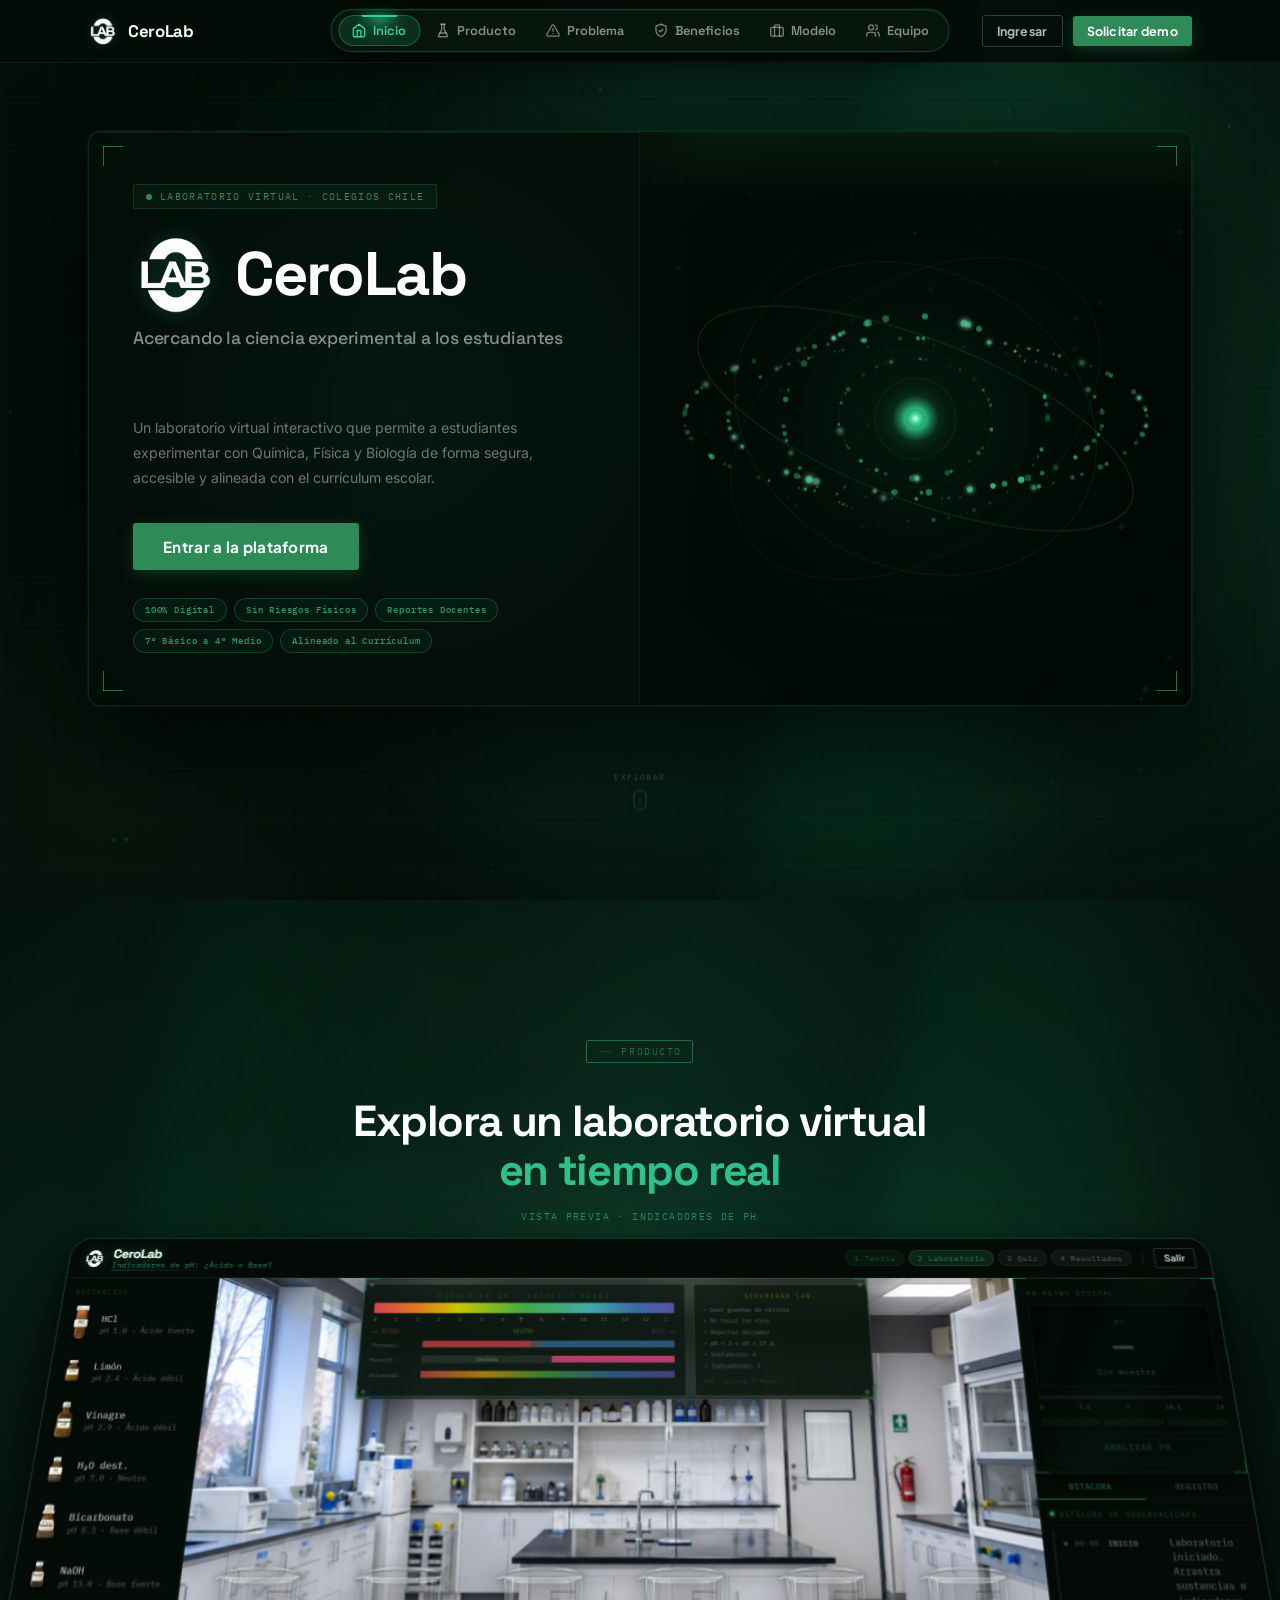
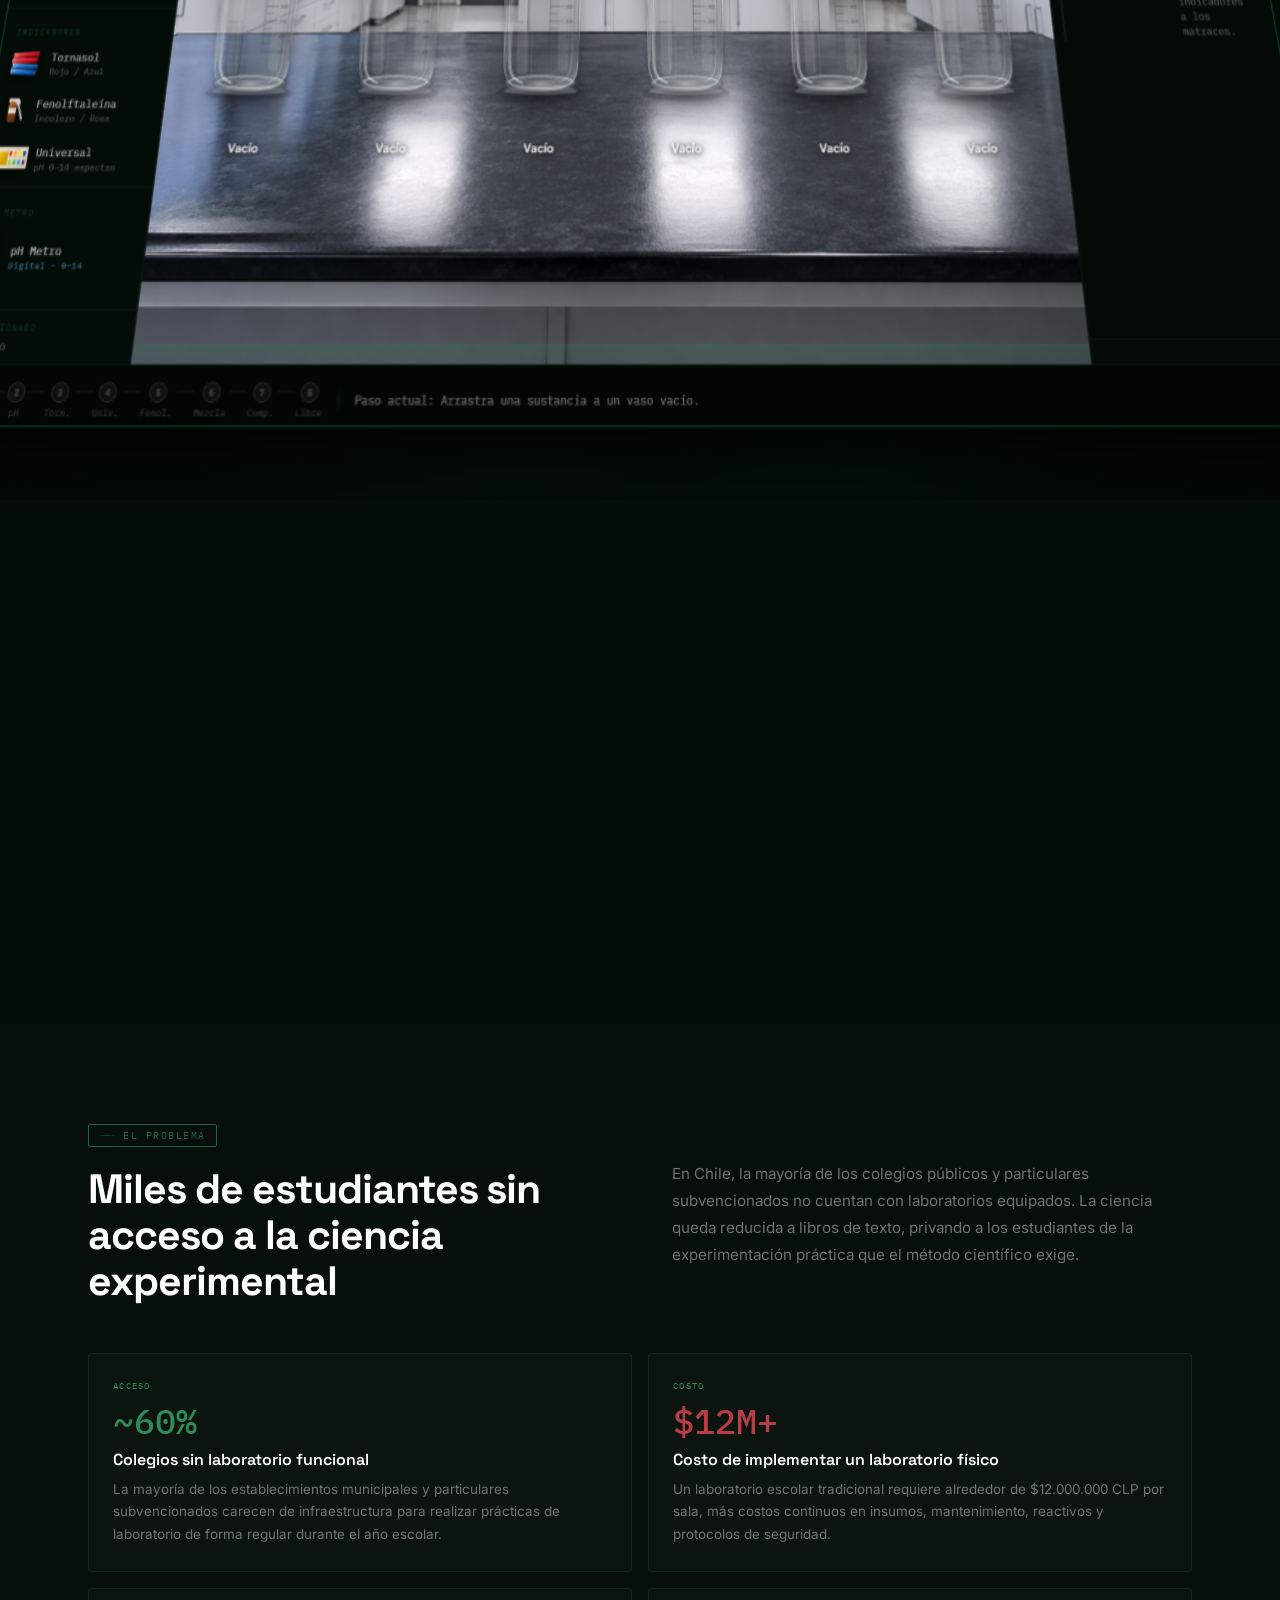
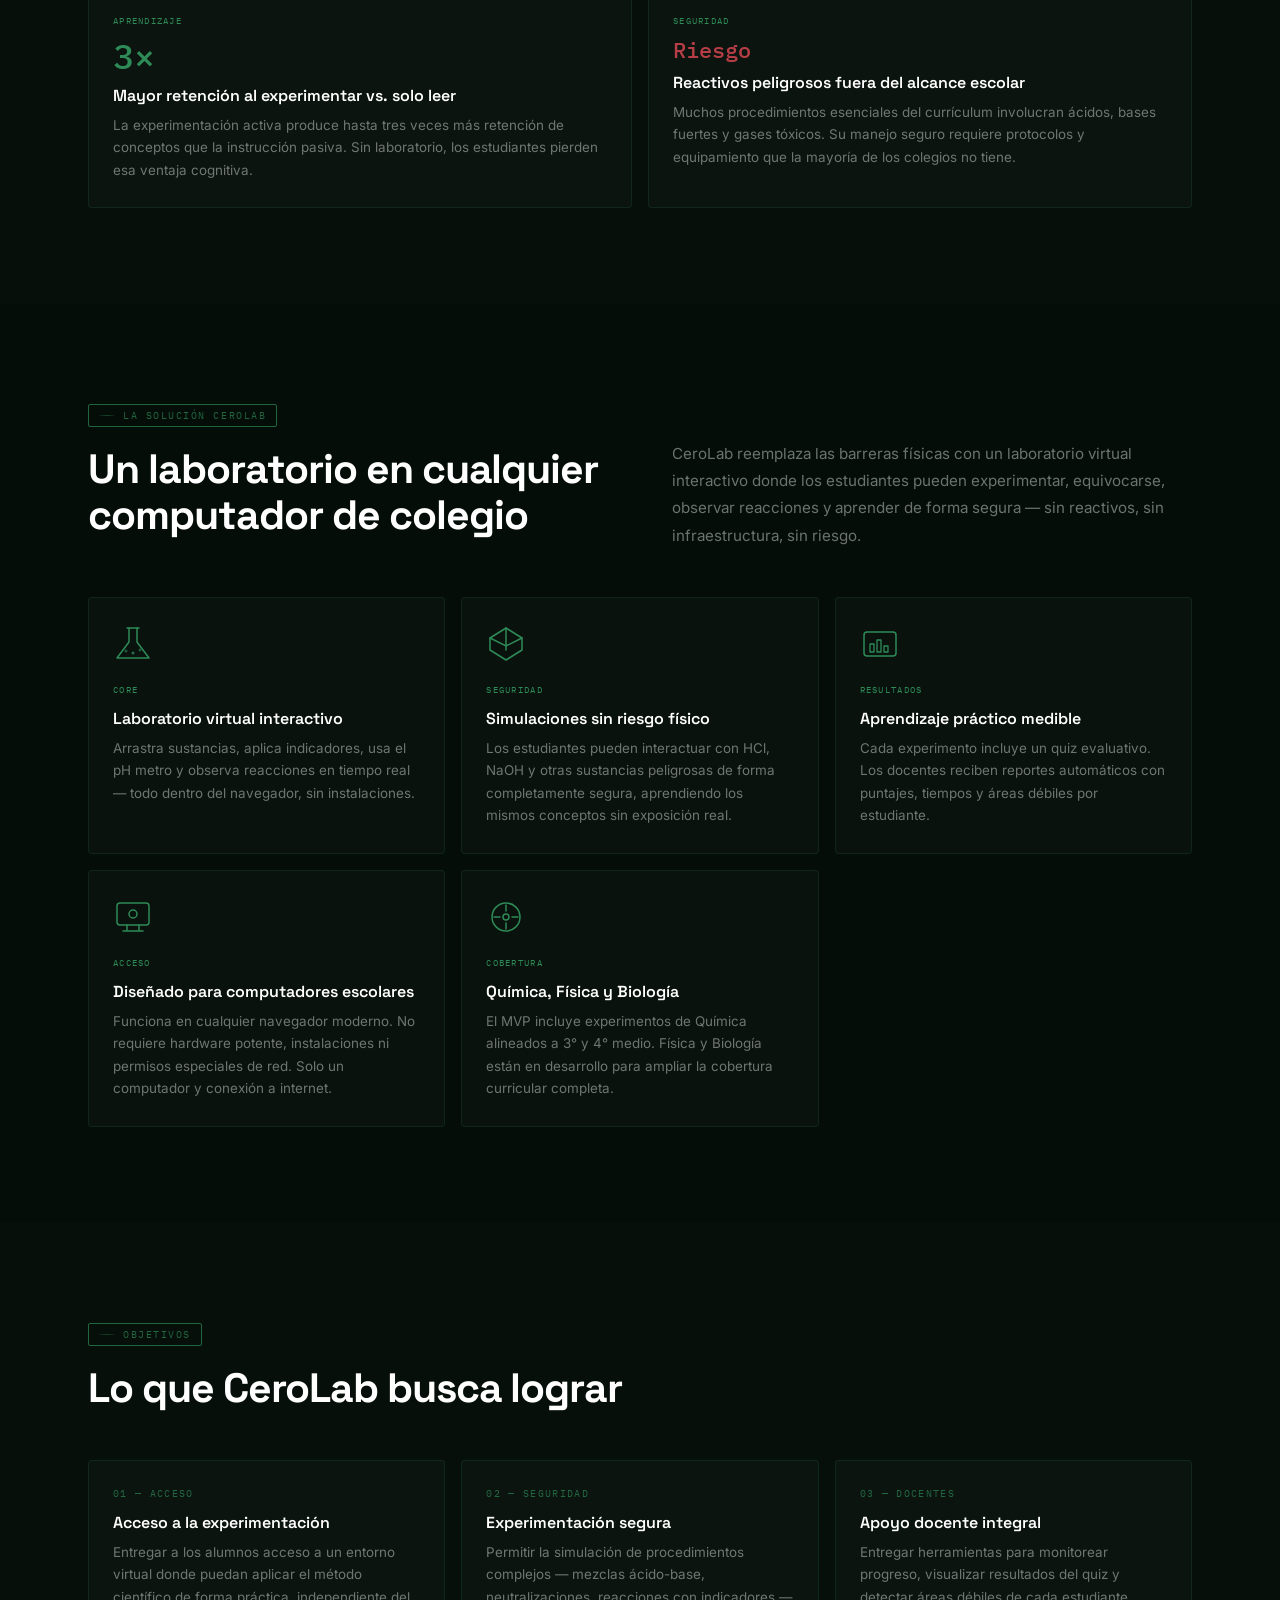
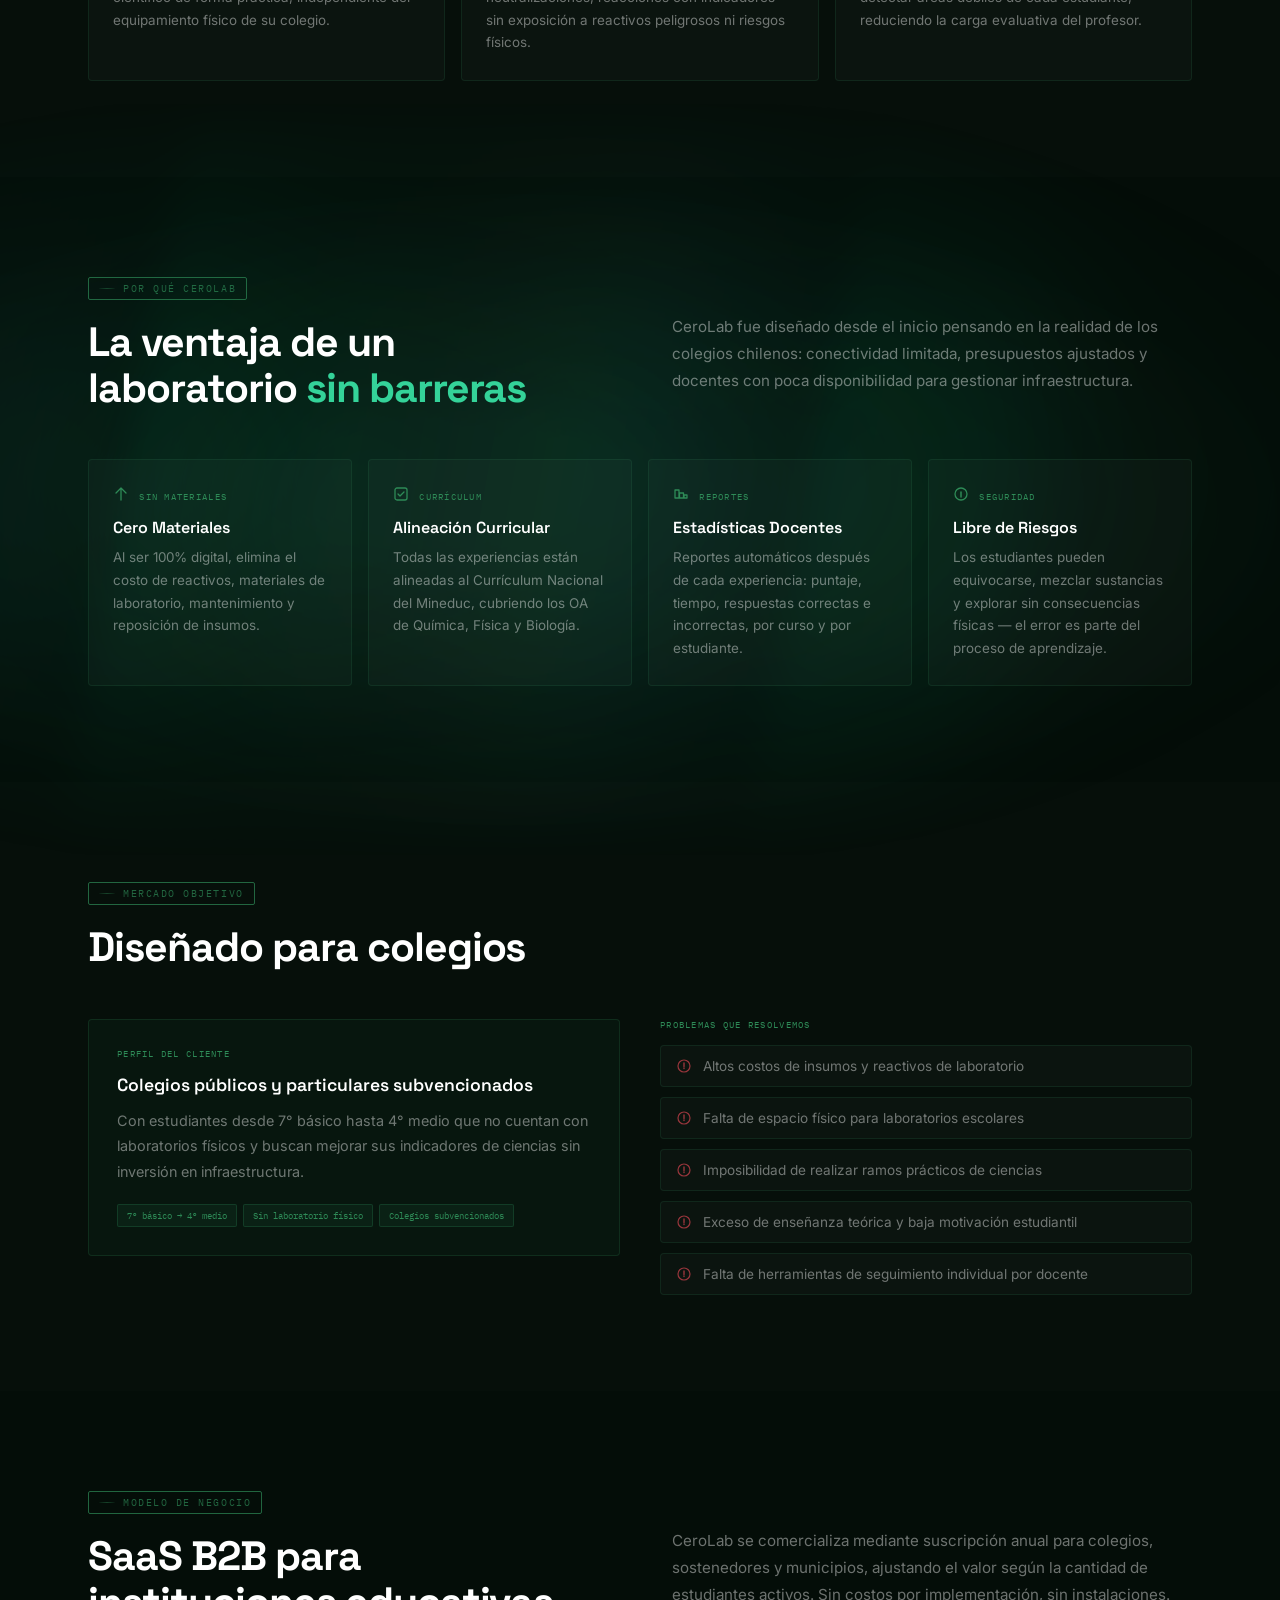
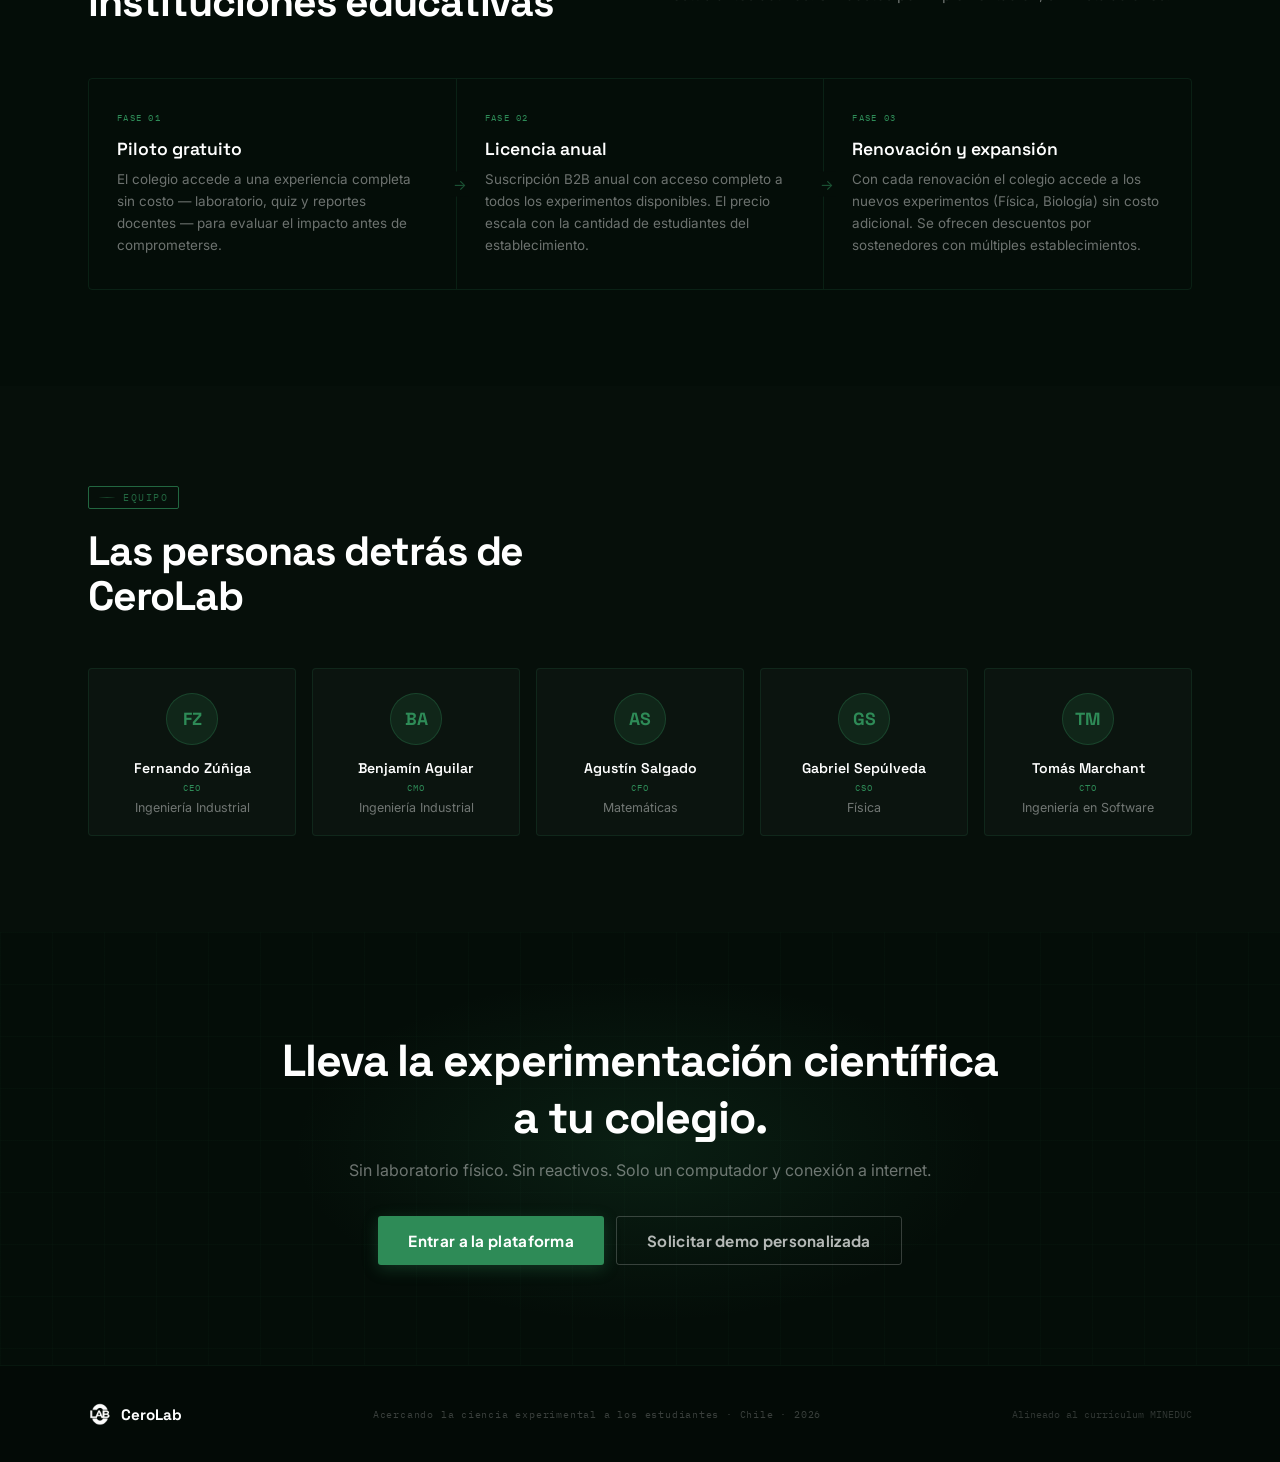
<file: index.html>
<!DOCTYPE html>
<html lang="es">
<head>
  <meta charset="UTF-8" />
  <meta name="viewport" content="width=device-width, initial-scale=1.0" />
  <title>CeroLab — Laboratorio Científico Virtual para Colegios</title>
  <link rel="stylesheet" href="/shared/styles.css" />
  <link rel="preconnect" href="https://fonts.googleapis.com">
  <link href="https://fonts.googleapis.com/css2?family=Space+Grotesk:wght@400;500;600;700&display=swap" rel="stylesheet">
  <style>
    /* ── Tokens ── */
    :root {
      --c-bg:       #040d08;
      --c-bg2:      #060f0a;
      --c-bg3:      #03090506;
      --c-card:     rgba(255,255,255,0.025);
      --c-border:   rgba(46,139,87,0.16);
      --c-border2:  rgba(46,139,87,0.26);
      --c-sci:      #2E8B57;
      --c-sci-hi:   rgba(52,211,153,0.9);
      --c-accent:   #34d399;
      --c-text:     rgba(255,255,255,0.82);
      --c-muted:    rgba(255,255,255,0.42);
      --c-dim:      rgba(255,255,255,0.18);
      --r:          4px;
      --font-head:  'Space Grotesk', 'Plus Jakarta Sans', sans-serif;
      --font-mono:  'IBM Plex Mono', monospace;
    }

    *, *::before, *::after { box-sizing: border-box; margin: 0; padding: 0; }
    html { scroll-behavior: smooth; }
    body { background: var(--c-bg); color: var(--c-text); font-family: var(--font-sans, 'Inter', sans-serif); -webkit-font-smoothing: antialiased; }

    /* ── Layout helpers ── */
    .w { max-width: 1160px; margin: 0 auto; padding: 0 28px; }
    .section { padding: 96px 0; }
    .section-alt { background: var(--c-bg2); }
    .section-tag {
      font-family: var(--font-mono); font-size: 0.6rem; letter-spacing: 0.16em;
      text-transform: uppercase; color: var(--c-sci); display: inline-flex;
      align-items: center; gap: 8px; margin-bottom: 20px;
    }
    .section-tag::before {
      content: ''; width: 16px; height: 1px; background: var(--c-sci); opacity: 0.6;
    }
    .section-h {
      font-family: var(--font-head); font-size: clamp(1.8rem, 3.2vw, 2.7rem);
      font-weight: 700; line-height: 1.12; letter-spacing: -0.025em; color: #fff;
    }
    .section-h em { font-style: normal; color: var(--c-accent); }
    .section-lead {
      font-size: 0.95rem; line-height: 1.78; color: var(--c-muted); max-width: 560px;
      margin-top: 16px;
    }
    .split { display: grid; grid-template-columns: 1fr 1fr; gap: 64px; align-items: start; }

    /* ── Cards ── */
    .card {
      background: var(--c-card); border: 1px solid var(--c-border);
      border-radius: var(--r); padding: 26px 24px;
      transition: border-color 0.22s, box-shadow 0.22s;
    }
    .card:hover {
      border-color: var(--c-border2);
      box-shadow: 0 6px 28px rgba(0,0,0,0.4), 0 0 0 1px rgba(46,139,87,0.1);
    }
    .card-tag {
      font-family: var(--font-mono); font-size: 0.57rem; letter-spacing: 0.14em;
      text-transform: uppercase; color: var(--c-sci); margin-bottom: 12px;
    }
    .card h3 { font-family: var(--font-head); font-size: 1rem; font-weight: 600; color: #fff; margin-bottom: 8px; }
    .card p  { font-size: 0.84rem; line-height: 1.68; color: var(--c-muted); }

    /* ── Animations ── */
    /* Elements start visible; JS opt-in adds hidden state for scroll reveal */
    .js-ready .anim-up { opacity: 0; transform: translateY(22px); transition: opacity 0.6s ease, transform 0.6s ease; }
    .js-ready .anim-up.visible { opacity: 1; transform: translateY(0); }
    .js-ready .anim-up.d1 { transition-delay: 0.1s; } .js-ready .anim-up.d2 { transition-delay: 0.18s; }
    .js-ready .anim-up.d3 { transition-delay: 0.26s; } .js-ready .anim-up.d4 { transition-delay: 0.34s; }
    .js-ready .anim-up.d5 { transition-delay: 0.42s; }
    @keyframes floatY { 0%,100% { transform: translateY(0); } 50% { transform: translateY(-10px); } }
    .anim-float { animation: floatY 6s ease-in-out infinite; }

    /* ══════════════════════════════════════════
       NAV
    ══════════════════════════════════════════ */
    #navbar {
      position: fixed; top: 0; left: 0; right: 0; z-index: 100;
      background: rgba(4,13,8,0.92); backdrop-filter: blur(16px);
      border-bottom: 1px solid var(--c-border);
    }
    .nav-inner {
      max-width: 1160px; margin: 0 auto; padding: 0 28px;
      height: 62px; display: flex; align-items: center; justify-content: space-between;
    }
    .nav-logo { display: flex; align-items: center; gap: 10px; text-decoration: none; }
    .nav-logo img { height: 30px; filter: drop-shadow(0 0 6px rgba(52,211,153,0.2)); }
    .nav-logo-text { font-family: var(--font-head); font-size: 1.05rem; font-weight: 700; color: #edfff4; letter-spacing: -0.02em; }
    .nav-actions { display: flex; align-items: center; gap: 10px; }

    /* ── Tubelight floating section nav ── */
    #tl-nav {
      position: fixed;
      top: 9px;
      left: 50%;
      transform: translateX(-50%);
      z-index: 110;
      pointer-events: none;
    }
    .tl-pill {
      position: relative;
      display: flex;
      align-items: center;
      gap: 2px;
      background: rgba(7,22,13,0.96);
      border: 1px solid rgba(52,211,153,0.22);
      border-radius: 100px;
      padding: 5px 6px;
      box-shadow:
        0 4px 32px rgba(0,0,0,0.65),
        0 0 0 1px rgba(52,211,153,0.08),
        inset 0 1px 0 rgba(52,211,153,0.09);
      pointer-events: all;
    }
    /* Sliding indicator (moves behind active item) */
    .tl-indicator {
      position: absolute;
      top: 5px;
      height: calc(100% - 10px);
      border-radius: 100px;
      background: rgba(52,211,153,0.13);
      border: 1px solid rgba(52,211,153,0.32);
      transition:
        left  0.40s cubic-bezier(0.34,1.48,0.64,1),
        width 0.40s cubic-bezier(0.34,1.48,0.64,1);
      pointer-events: none;
      z-index: 0;
      overflow: visible;
    }
    /* Tubelight bar + glow sitting on top of indicator */
    .tl-lamp {
      position: absolute;
      top: -1px;
      left: 50%;
      transform: translateX(-50%);
      width: 36px;
      height: 2px;
      background: rgba(52,211,153,1);
      border-radius: 0 0 4px 4px;
      box-shadow: 0 0 8px rgba(52,211,153,0.7), 0 0 18px rgba(52,211,153,0.35);
      pointer-events: none;
    }
    .tl-lamp::before {
      content: '';
      position: absolute;
      top: 0; left: 50%; transform: translateX(-50%);
      width: 60px; height: 28px;
      background: radial-gradient(ellipse at 50% 0%, rgba(52,211,153,0.28) 0%, transparent 68%);
      filter: blur(6px);
    }
    .tl-lamp::after {
      content: '';
      position: absolute;
      top: 0; left: 50%; transform: translateX(-50%);
      width: 30px; height: 14px;
      background: radial-gradient(ellipse at 50% 0%, rgba(52,211,153,0.50) 0%, transparent 68%);
      filter: blur(3px);
    }
    /* Nav items */
    .tl-item {
      position: relative;
      display: flex;
      align-items: center;
      gap: 6px;
      padding: 7px 14px;
      border-radius: 100px;
      text-decoration: none;
      font-family: var(--font-head);
      font-size: 0.8rem;
      font-weight: 600;
      color: rgba(255,255,255,0.52);
      transition: color 0.22s ease;
      z-index: 1;
      white-space: nowrap;
      -webkit-tap-highlight-color: transparent;
    }
    .tl-item:hover { color: rgba(255,255,255,0.85); }
    .tl-item.tl-active { color: rgba(52,211,153,1); }
    .tl-icon {
      display: flex; align-items: center; flex-shrink: 0;
      opacity: 0.85;
    }
    .tl-item.tl-active .tl-icon { opacity: 1; }
    .tl-label { display: inline; }

    /* Mobile: dock to bottom, icons only */
    @media (max-width: 640px) {
      #tl-nav { top: auto; bottom: 20px; }
      .tl-label { display: none; }
      .tl-item { padding: 10px 13px; }
      /* Lamp flips to bottom */
      .tl-lamp {
        top: auto;
        bottom: -1px;
        border-radius: 3px 3px 0 0;
      }
      .tl-lamp::before { top: auto; bottom: 0; }
      .tl-lamp::after  { top: auto; bottom: 0; }
    }

    /* ══════════════════════════════════════════
       AURORA BACKGROUND EFFECT
       Adapted from 21st.dev AuroraBackground →
       CeroLab dark-green scientific identity
    ══════════════════════════════════════════ */

    /* Keyframe: moves background-position for GPU-optimised flow */
    @keyframes cerolab-aurora {
      from { background-position: 50% 50%, 50% 50%; }
      to   { background-position: 350% 50%, 350% 50%; }
    }

    .aurora-bg {
      position: absolute;
      inset: 0;
      pointer-events: none;
      z-index: 0;
    }

    /* Primary aurora layer — wider bands, slower loop */
    .aurora-bg::before {
      content: '';
      position: absolute;
      inset: -12%;
      filter: blur(20px);
      opacity: 0.28;
      will-change: background-position;
      background-image:
        repeating-linear-gradient(100deg,
          rgba(3,25,14,0)    0%,  rgba(3,25,14,0)    7%,
          rgba(3,25,14,0.45) 10%, rgba(3,25,14,0.45) 12%,
          rgba(3,25,14,0)    16%),
        repeating-linear-gradient(100deg,
          rgba(5,150,105,1)    10%,
          rgba(16,185,129,0.8) 15%,
          rgba(52,211,153,0.6) 20%,
          rgba(45,212,191,0.5) 25%,
          rgba(6,95,70,0.9)    30%);
      background-size: 300% 300%, 200% 200%;
      animation: cerolab-aurora 65s linear infinite;
    }

    /* Secondary layer — tighter bands, faster loop, screen blend */
    .aurora-bg::after {
      content: '';
      position: absolute;
      inset: -12%;
      filter: blur(28px);
      opacity: 0.15;
      will-change: background-position;
      background-image:
        repeating-linear-gradient(100deg,
          rgba(2,14,8,0)   0%,  rgba(2,14,8,0)   7%,
          rgba(2,14,8,0.3) 10%, rgba(2,14,8,0.3) 12%,
          rgba(2,14,8,0)   16%),
        repeating-linear-gradient(100deg,
          rgba(16,185,129,0.75) 10%,
          rgba(52,211,153,0.55) 15%,
          rgba(45,212,191,0.42) 20%,
          rgba(34,197,94,0.65)  25%,
          rgba(5,150,105,0.8)   30%);
      background-size: 200% 200%, 100% 100%;
      animation: cerolab-aurora 45s linear infinite;
      animation-delay: -22s;
      mix-blend-mode: screen;
    }

    /* Hero: focus glow on orbital side (right ~65%) */
    .aurora-hero::before {
      mask-image: radial-gradient(ellipse 78% 85% at 66% 48%,
        black 8%, rgba(0,0,0,0.5) 42%, transparent 68%);
    }
    .aurora-hero::after {
      mask-image: radial-gradient(ellipse 68% 75% at 64% 50%,
        black 12%, transparent 60%);
    }

    /* Product: spread evenly across the section */
    .aurora-product::before {
      mask-image: radial-gradient(ellipse 92% 82% at 50% 42%,
        black 12%, rgba(0,0,0,0.4) 52%, transparent 75%);
      opacity: 0.22;
    }
    .aurora-product::after {
      mask-image: radial-gradient(ellipse 82% 72% at 50% 46%,
        black 18%, transparent 66%);
      opacity: 0.12;
    }

    /* Benefits: left-of-center emphasis */
    .aurora-benefits::before {
      mask-image: radial-gradient(ellipse 88% 80% at 38% 50%,
        black 10%, rgba(0,0,0,0.35) 48%, transparent 70%);
      opacity: 0.20;
    }
    .aurora-benefits::after {
      mask-image: radial-gradient(ellipse 78% 68% at 42% 54%,
        black 14%, transparent 62%);
      opacity: 0.11;
    }

    /* Benefits section needs position:relative to contain aurora */
    #beneficios { position: relative; }

    /* Accessibility: freeze animation for users who prefer reduced motion */
    @media (prefers-reduced-motion: reduce) {
      .aurora-bg::before,
      .aurora-bg::after { animation: none; }
    }

    /* Mobile: reduce cost — lower opacity, more blur */
    @media (max-width: 640px) {
      .aurora-bg::before { opacity: 0.15; filter: blur(26px); }
      .aurora-bg::after  { opacity: 0.08; filter: blur(34px); }
    }

    /* ══════════════════════════════════════════
       HERO v2 — Lab Card + Spline-ready scene
    ══════════════════════════════════════════ */
    #inicio {
      min-height: 100vh; padding-top: 62px; padding-bottom: 52px;
      background: var(--c-bg); position: relative; overflow: hidden;
      display: flex; flex-direction: column; align-items: center; justify-content: center;
    }
    #hero-particles {
      position: absolute; inset: 0; z-index: 0; pointer-events: none;
      width: 100%; height: 100%;
    }
    .hero-grid-hud {
      position: absolute; inset: 0; z-index: 1; pointer-events: none;
      background-image:
        linear-gradient(rgba(46,139,87,0.032) 1px, transparent 1px),
        linear-gradient(90deg, rgba(46,139,87,0.032) 1px, transparent 1px);
      background-size: 48px 48px;
    }
    .hero-atmo {
      position: absolute; inset: 0; z-index: 0; pointer-events: none;
      background:
        radial-gradient(ellipse 75% 65% at 68% 42%, rgba(18,74,48,0.28) 0%, transparent 68%),
        radial-gradient(ellipse 40% 55% at 8% 88%, rgba(46,139,87,0.07) 0%, transparent 60%),
        radial-gradient(ellipse 45% 38% at 85% 8%, rgba(52,211,153,0.04) 0%, transparent 60%);
    }
    .hero-w { position: relative; z-index: 2; padding-top: 36px; padding-bottom: 44px; }

    /* ── The lab card ── */
    .hero-card {
      background: rgba(3,13,8,0.97);
      border: 1px solid rgba(46,139,87,0.22);
      border-radius: 12px;
      box-shadow:
        0 0 0 1px rgba(52,211,153,0.05),
        0 36px 100px rgba(0,0,0,0.8),
        0 0 90px rgba(18,74,48,0.1),
        inset 0 1px 0 rgba(52,211,153,0.09),
        inset 0 -1px 0 rgba(0,0,0,0.65);
      position: relative; overflow: hidden;
    }
    /* Mouse-tracked spotlight */
    .hero-spotlight {
      position: absolute; inset: 0; z-index: 0; pointer-events: none;
      background: radial-gradient(700px circle at 28% 48%, rgba(52,211,153,0.055) 0%, rgba(46,139,87,0.02) 40%, transparent 70%);
    }
    /* HUD corner brackets */
    .hud-corner { position: absolute; width: 20px; height: 20px; z-index: 2; pointer-events: none; }
    .hud-corner::before, .hud-corner::after { content: ''; position: absolute; background: rgba(52,211,153,0.5); }
    .hud-corner::before { width: 100%; height: 1px; top: 0; left: 0; }
    .hud-corner::after  { width: 1px; height: 100%; top: 0; left: 0; }
    .hud-tl { top: 14px; left: 14px; }
    .hud-tr { top: 14px; right: 14px; transform: scaleX(-1); }
    .hud-bl { bottom: 14px; left: 14px; transform: scaleY(-1); }
    .hud-br { bottom: 14px; right: 14px; transform: scale(-1); }

    /* ── Split layout ── */
    .hero-split {
      display: grid; grid-template-columns: 1fr 1fr; min-height: 560px;
      position: relative; z-index: 1;
    }
    /* Left panel */
    .hero-left {
      padding: 52px 44px; display: flex; flex-direction: column; justify-content: center;
      border-right: 1px solid rgba(46,139,87,0.12);
    }
    .hero-eyebrow {
      display: inline-flex; align-items: center; gap: 8px; padding: 5px 12px;
      background: rgba(46,139,87,0.09); border: 1px solid rgba(46,139,87,0.26);
      border-radius: 2px; margin-bottom: 22px;
      font-family: var(--font-mono); font-size: 0.6rem; letter-spacing: 0.14em;
      text-transform: uppercase; color: var(--c-sci); width: fit-content;
    }
    .hero-eyebrow-dot { width: 6px; height: 6px; border-radius: 50%; background: var(--c-sci); animation: pulse 2s ease-in-out infinite; }
    @keyframes pulse { 0%,100% { opacity: 1; } 50% { opacity: 0.3; } }
    .hero-h1 {
      font-family: var(--font-head); font-size: clamp(2.8rem, 4.8vw, 4.4rem);
      font-weight: 700; line-height: 1.0; letter-spacing: -0.03em; color: #fff;
      margin-bottom: 10px;
      display: flex; align-items: center; gap: 16px;
    }
    .hero-logo-mark {
      height: 1.4em;
      width: auto;
      flex-shrink: 0;
      display: block;
      filter: drop-shadow(0 0 10px rgba(52,211,153,0.22));
    }
    .hero-sub {
      font-family: var(--font-head); font-size: clamp(0.95rem, 1.6vw, 1.1rem);
      font-weight: 500; color: rgba(255,255,255,0.52); letter-spacing: -0.01em;
      line-height: 1.3; margin-bottom: 20px;
    }
    .hero-desc { font-size: 0.88rem; line-height: 1.8; color: var(--c-muted); max-width: 400px; margin-bottom: 32px; }
    .hero-ctas { display: flex; flex-wrap: wrap; gap: 10px; margin-bottom: 28px; }
    /* Floating chip badges */
    .hero-chips { display: flex; flex-wrap: wrap; gap: 7px; }
    .chip {
      font-family: var(--font-mono); font-size: 0.57rem; letter-spacing: 0.09em;
      padding: 5px 11px; border-radius: 20px;
      border: 1px solid rgba(52,211,153,0.22);
      background: rgba(52,211,153,0.05);
      color: rgba(52,211,153,0.7);
    }
    .chip.c1 { animation: chipFloat 4.2s ease-in-out 0s    infinite; }
    .chip.c2 { animation: chipFloat 4.5s ease-in-out 0.4s  infinite; }
    .chip.c3 { animation: chipFloat 3.9s ease-in-out 0.8s  infinite; }
    .chip.c4 { animation: chipFloat 4.8s ease-in-out 1.2s  infinite; }
    .chip.c5 { animation: chipFloat 4.1s ease-in-out 1.6s  infinite; }
    @keyframes chipFloat { 0%,100% { transform: translateY(0); } 50% { transform: translateY(-3px); } }

    /* ── Right: 3D scene panel ── */
    .hero-scene { position: relative; overflow: hidden; background: rgba(2,9,5,0.7); }
    #lab-canvas  { width: 100%; height: 100%; display: block; position: absolute; inset: 0; }
    /* Spline mount point — swap canvas for <canvas id="spline-canvas"> when custom scene ready */
    .spline-mount { position: absolute; inset: 0; z-index: 2; pointer-events: auto; }
    /* Scene HUD overlay */
    .scene-hud-tr {
      position: absolute; top: 16px; right: 16px;
      display: flex; flex-direction: column; gap: 7px; z-index: 4; pointer-events: none;
    }
    .hud-block {
      background: rgba(3,13,8,0.88); border: 1px solid rgba(46,139,87,0.24);
      border-radius: 3px; padding: 7px 11px; min-width: 72px;
      backdrop-filter: blur(10px);
    }
    .hud-block-label { font-family: var(--font-mono); font-size: 0.43rem; letter-spacing: 0.14em; color: rgba(46,139,87,0.58); text-transform: uppercase; display: block; margin-bottom: 3px; }
    .hud-block-val   { font-family: var(--font-mono); font-size: 1.05rem; font-weight: 500; color: #fff; line-height: 1; }
    .hud-block-val.acid    { color: rgba(214,80,60,0.9); }
    .hud-block-val.base    { color: rgba(80,140,220,0.9); }
    .hud-block-val.neutral { color: rgba(52,211,153,0.9); }
    .hud-block-sub  { font-family: var(--font-mono); font-size: 0.45rem; color: rgba(255,255,255,0.28); margin-top: 2px; display: block; letter-spacing: 0.06em; }
    /* pH bar inside hud-block */
    .hud-ph-bar { height: 3px; background: rgba(255,255,255,0.08); border-radius: 2px; margin-top: 6px; overflow: hidden; }
    .hud-ph-fill { height: 100%; border-radius: 2px; }
    /* Bottom bar */
    .scene-hud-bot {
      position: absolute; bottom: 0; left: 0; right: 0;
      background: linear-gradient(transparent, rgba(2,8,5,0.92));
      padding: 20px 16px 12px; z-index: 4; pointer-events: none;
      display: flex; align-items: center; gap: 10px; flex-wrap: wrap;
    }
    .hud-bot-tag { font-family: var(--font-mono); font-size: 0.48rem; letter-spacing: 0.12em; color: rgba(52,211,153,0.5); text-transform: uppercase; }
    .hud-bot-val { font-family: var(--font-mono); font-size: 0.52rem; color: rgba(52,211,153,0.75); }
    .hud-bot-dot { width: 5px; height: 5px; border-radius: 50%; background: rgba(52,211,153,0.7); animation: pulse 1.5s ease-in-out infinite; }
    /* Scene top gradient */
    .scene-glow-top { position: absolute; top: 0; left: 0; right: 0; height: 70px; background: linear-gradient(rgba(15,50,30,0.4), transparent); pointer-events: none; z-index: 3; }
    /* Scene left gradient (blends into left panel) */
    .scene-glow-left { position: absolute; top: 0; left: 0; bottom: 0; width: 60px; background: linear-gradient(90deg, rgba(3,13,8,0.6), transparent); pointer-events: none; z-index: 3; }
    /* Loading ring (shown during Spline load) */
    .scene-loader-ring { position: absolute; inset: 0; display: flex; flex-direction: column; align-items: center; justify-content: center; gap: 14px; z-index: 5; }
    .loader-ring { width: 44px; height: 44px; border-radius: 50%; border: 2px solid rgba(46,139,87,0.15); border-top-color: rgba(52,211,153,0.7); animation: spin 1s linear infinite; }
    .loader-ring-text { font-family: var(--font-mono); font-size: 0.55rem; letter-spacing: 0.12em; color: rgba(52,211,153,0.45); text-transform: uppercase; }
    @keyframes spin { to { transform: rotate(360deg); } }

    /* Scroll hint */
    .hero-scroll-hint { position: relative; margin-top: 22px; text-align: center; z-index: 5; flex-shrink: 0; }
    .scroll-hint-text { font-family: var(--font-mono); font-size: 0.5rem; letter-spacing: 0.18em; color: rgba(255,255,255,0.2); display: block; margin-bottom: 7px; text-transform: uppercase; }

    /* ── Animated rotating phrase ── */
    .hero-phrase-wrap {
      height: 1.65rem; /* fixed height — prevents layout shift on phrase change */
      position: relative;
      overflow: hidden;
      margin: 6px 0 12px;
    }
    .hero-phrase {
      position: absolute;
      left: 0; top: 0;
      display: flex;
      align-items: center;
      gap: 8px;
      font-family: var(--font-mono);
      font-size: 0.8rem;
      font-weight: 500;
      letter-spacing: 0.09em;
      color: rgba(52,211,153,0.85);
      text-shadow: 0 0 18px rgba(52,211,153,0.30);
      white-space: nowrap;
      /* start state: invisible, below */
      opacity: 0;
      transform: translateY(18px);
      transition:
        opacity  0.52s ease,
        transform 0.52s cubic-bezier(0.22,1.28,0.36,1);
    }
    .hero-phrase::before {
      content: '→';
      font-size: 0.7rem;
      opacity: 0.55;
      flex-shrink: 0;
    }
    /* active: fully visible, at rest */
    .hero-phrase.ph-in {
      opacity: 1;
      transform: translateY(0);
    }
    /* exiting: slide up and fade */
    .hero-phrase.ph-out {
      opacity: 0;
      transform: translateY(-18px);
      transition:
        opacity  0.32s ease,
        transform 0.32s ease;
    }

    /* Entrance animations */
    .he1 { animation: heIn 0.75s cubic-bezier(0.16,1,0.3,1) 0.05s both; }
    .he2 { animation: heIn 0.75s cubic-bezier(0.16,1,0.3,1) 0.17s both; }
    .he3 { animation: heIn 0.75s cubic-bezier(0.16,1,0.3,1) 0.29s both; }
    .he4 { animation: heIn 0.75s cubic-bezier(0.16,1,0.3,1) 0.41s both; }
    .he5 { animation: heIn 0.75s cubic-bezier(0.16,1,0.3,1) 0.53s both; }
    .heR { animation: heInR 0.9s  cubic-bezier(0.16,1,0.3,1) 0.25s both; }
    @keyframes heIn  { from { opacity:0; transform:translateY(18px); } to { opacity:1; transform:translateY(0); } }
    @keyframes heInR { from { opacity:0; transform:translateX(24px); } to { opacity:1; transform:translateX(0); } }

    /* Responsive */
    @media (max-width: 860px) {
      .hero-split { grid-template-columns: 1fr; min-height: auto; }
      .hero-left { padding: 36px 26px; border-right: none; border-bottom: 1px solid rgba(46,139,87,0.12); }
      .hero-scene { min-height: 340px; }
    }
    @media (min-width: 860px) and (max-width: 1080px) {
      .hero-split { grid-template-columns: 55% 45%; }
      .hero-left { padding: 44px 36px; }
    }

    /* ══════════════════════════════════════════
       PROBLEM
    ══════════════════════════════════════════ */
    .problem-grid { display: grid; grid-template-columns: repeat(2, 1fr); gap: 16px; margin-top: 48px; }
    .problem-card {
      background: var(--c-card); border: 1px solid var(--c-border);
      border-radius: var(--r); padding: 26px 24px;
      transition: border-color 0.22s, box-shadow 0.22s;
    }
    .problem-card:hover { border-color: var(--c-border2); box-shadow: 0 6px 24px rgba(0,0,0,0.4); }
    .problem-stat {
      font-family: var(--font-mono); font-size: 2.2rem; font-weight: 500;
      color: var(--c-sci); line-height: 1; margin-bottom: 10px;
    }
    .problem-stat.warn { color: rgba(214,69,80,0.85); }
    .problem-card h3 { font-family: var(--font-head); font-size: 1rem; font-weight: 600; color: #fff; margin-bottom: 8px; }
    .problem-card p  { font-size: 0.84rem; line-height: 1.68; color: var(--c-muted); }

    /* ══════════════════════════════════════════
       SOLUTION
    ══════════════════════════════════════════ */
    .solution-grid { display: grid; grid-template-columns: repeat(3, 1fr); gap: 16px; margin-top: 48px; }
    .solution-grid .card:nth-child(4),
    .solution-grid .card:nth-child(5) { grid-column: span 1; }
    .sol-icon { width: 40px; height: 40px; margin-bottom: 16px; color: var(--c-sci); }

    /* ══════════════════════════════════════════
       OBJECTIVES
    ══════════════════════════════════════════ */
    .obj-grid { display: grid; grid-template-columns: repeat(3, 1fr); gap: 16px; margin-top: 48px; }
    .obj-num {
      font-family: var(--font-mono); font-size: 0.6rem; letter-spacing: 0.14em;
      color: var(--c-sci); margin-bottom: 12px; opacity: 0.7;
    }

    /* ══════════════════════════════════════════
       BENEFITS
    ══════════════════════════════════════════ */
    .benefits-grid { display: grid; grid-template-columns: repeat(4, 1fr); gap: 16px; margin-top: 48px; }

    /* ══════════════════════════════════════════
       MARKET
    ══════════════════════════════════════════ */
    .market-wrap {
      margin-top: 48px; display: grid; grid-template-columns: 1fr 1fr; gap: 40px; align-items: start;
    }
    .market-target {
      background: rgba(46,139,87,0.06); border: 1px solid rgba(46,139,87,0.2);
      border-radius: var(--r); padding: 28px;
    }
    .market-target p { font-size: 0.9rem; line-height: 1.75; color: var(--c-muted); }
    .pain-list { display: flex; flex-direction: column; gap: 10px; }
    .pain-item {
      display: flex; align-items: flex-start; gap: 12px; padding: 12px 16px;
      background: var(--c-card); border: 1px solid var(--c-border);
      border-radius: var(--r); font-size: 0.85rem; color: var(--c-muted);
    }
    .pain-icon { color: rgba(214,69,80,0.7); flex-shrink: 0; margin-top: 1px; }

    /* ══════════════════════════════════════════
       BUSINESS MODEL
    ══════════════════════════════════════════ */
    .biz-flow {
      margin-top: 52px; display: flex; align-items: stretch; gap: 0;
      border: 1px solid var(--c-border); border-radius: var(--r); overflow: hidden;
    }
    .biz-step {
      flex: 1; padding: 32px 28px; position: relative;
      border-right: 1px solid var(--c-border);
    }
    .biz-step:last-child { border-right: none; }
    .biz-step::after {
      content: '→'; position: absolute; right: -13px; top: 50%; transform: translateY(-50%);
      font-size: 0.9rem; color: rgba(46,139,87,0.55); z-index: 1;
      background: var(--c-bg); padding: 4px 2px;
    }
    .biz-step:last-child::after { display: none; }
    .biz-num {
      font-family: var(--font-mono); font-size: 0.58rem; letter-spacing: 0.14em;
      color: var(--c-sci); text-transform: uppercase; margin-bottom: 14px;
    }
    .biz-step h3 { font-family: var(--font-head); font-size: 1.1rem; font-weight: 600; color: #fff; margin-bottom: 8px; }
    .biz-step p  { font-size: 0.84rem; line-height: 1.65; color: var(--c-muted); }
    .biz-sub { margin-top: 36px; font-size: 0.9rem; line-height: 1.75; color: var(--c-muted); max-width: 680px; }

    /* ══════════════════════════════════════════
       TEAM
    ══════════════════════════════════════════ */
    .team-grid { display: grid; grid-template-columns: repeat(5, 1fr); gap: 16px; margin-top: 48px; }
    .team-card {
      background: var(--c-card); border: 1px solid var(--c-border);
      border-radius: var(--r); padding: 24px 16px 20px; text-align: center;
      transition: border-color 0.22s, transform 0.22s;
    }
    .team-card:hover { border-color: var(--c-border2); transform: translateY(-2px); }
    .team-avatar {
      width: 52px; height: 52px; border-radius: 50%; margin: 0 auto 14px;
      background: rgba(46,139,87,0.15); border: 1px solid rgba(46,139,87,0.3);
      display: flex; align-items: center; justify-content: center;
      font-family: var(--font-head); font-size: 1.1rem; font-weight: 700; color: var(--c-sci);
    }
    .team-name { font-family: var(--font-head); font-size: 0.88rem; font-weight: 600; color: #fff; margin-bottom: 4px; }
    .team-role { font-family: var(--font-mono); font-size: 0.58rem; letter-spacing: 0.08em; color: var(--c-sci); text-transform: uppercase; margin-bottom: 6px; }
    .team-area { font-size: 0.78rem; color: var(--c-muted); }

    /* ══════════════════════════════════════════
       PRODUCT SCROLL REVEAL
    ══════════════════════════════════════════ */
    #producto {
      height: 1200px;
      background: var(--c-bg);
      position: relative;
      overflow: hidden;
      display: flex;
      flex-direction: column;
      align-items: center;
      justify-content: flex-start;
      padding-top: 136px;
    }
    #producto::before {
      content: '';
      position: absolute;
      top: 15%; left: 50%; transform: translateX(-50%);
      width: 860px; height: 500px;
      background: radial-gradient(ellipse, rgba(46,139,87,0.07) 0%, transparent 70%);
      pointer-events: none; z-index: 0;
    }
    /* Centered title */
    .prd-title-wrap {
      text-align: center;
      max-width: 680px;
      margin: 0 auto;
      position: relative;
      z-index: 2;
      will-change: transform;
    }
    .prd-h {
      font-family: var(--font-head);
      font-size: clamp(2rem, 3.4vw, 3.1rem);
      font-weight: 700;
      letter-spacing: -0.032em;
      color: #fff;
      line-height: 1.12;
      margin: 14px 0 0;
    }
    .prd-h em { font-style: normal; color: rgba(52,211,153,0.9); }
    .prd-sub {
      margin: 16px auto 0;
      font-size: 1.0rem;
      line-height: 1.72;
      color: var(--c-muted);
      max-width: 540px;
    }
    /* 3-D perspective container */
    .prd-perspective {
      perspective: 1050px;
      perspective-origin: 50% 5%;
      width: 100%;
      display: flex;
      justify-content: center;
      margin-top: 12px;
      position: relative;
      z-index: 2;
    }
    /* Card wrapper — scroll-animated */
    .prd-card-3d {
      width: 88%;
      max-width: 1080px;
      height: 640px;
      transform-origin: 50% 0%;
      transform: rotateX(18deg) scale(1.05);
      will-change: transform;
      border-radius: 20px;
      border: 1.5px solid rgba(52,211,153,0.20);
      background: #020c06;
      box-shadow:
        0 0 0 1px rgba(52,211,153,0.045),
        0 9px 24px rgba(0,0,0,0.65),
        0 37px 64px rgba(0,0,0,0.55),
        0 90px 90px rgba(0,0,0,0.32),
        0 0 120px rgba(20,100,55,0.09);
      overflow: hidden;
      flex-shrink: 0;
    }
    /* ---- Lab mockup ---- */
    .lab-tb {
      height: 40px;
      background: rgba(3,15,9,0.98);
      border-bottom: 1px solid rgba(46,139,87,0.16);
      display: flex;
      align-items: center;
      justify-content: space-between;
      padding: 0 14px;
    }
    .lab-tb-l { display: flex; align-items: center; gap: 8px; }
    .lab-tb-brand { font-family: var(--font-head); font-size: 0.8rem; font-weight: 700; color: rgba(52,211,153,0.88); }
    .lab-tb-sep { color: rgba(52,211,153,0.28); font-size: 0.7rem; }
    .lab-tb-exp { font-family: var(--font-mono); font-size: 0.53rem; letter-spacing: 0.08em; color: rgba(255,255,255,0.28); }
    .lab-tb-r { display: flex; align-items: center; gap: 7px; }
    .lab-ph-chip {
      display: flex; align-items: center; gap: 5px;
      background: rgba(52,211,153,0.09);
      border: 1px solid rgba(52,211,153,0.22);
      border-radius: 20px;
      padding: 2px 9px;
    }
    .lab-ph-num { font-family: var(--font-mono); font-size: 0.78rem; font-weight: 600; color: rgba(52,211,153,0.9); }
    .lab-ph-lbl { font-family: var(--font-mono); font-size: 0.46rem; letter-spacing: 0.13em; color: rgba(52,211,153,0.55); }
    .lab-dot { width: 6px; height: 6px; border-radius: 50%; background: rgba(52,211,153,0.65); animation: dotBlink 2.2s ease-in-out infinite; }
    @keyframes dotBlink { 0%,100%{opacity:1} 50%{opacity:0.3} }

    .lab-body {
      height: calc(100% - 40px - 42px);
      display: grid;
      grid-template-columns: 176px 1fr 196px;
    }
    /* Left: Reagent inventory */
    .lab-inv {
      border-right: 1px solid rgba(46,139,87,0.13);
      background: rgba(2,10,6,0.92);
      padding: 11px 10px;
      overflow: hidden;
      display: flex; flex-direction: column; gap: 0;
    }
    .lab-panel-hd {
      font-family: var(--font-mono);
      font-size: 0.47rem; letter-spacing: 0.15em;
      color: rgba(46,139,87,0.55);
      text-transform: uppercase;
      margin-bottom: 9px; padding-bottom: 6px;
      border-bottom: 1px solid rgba(46,139,87,0.1);
    }
    .lab-reagent {
      display: flex; align-items: center; gap: 7px;
      padding: 5px 7px; border-radius: 6px;
      background: rgba(3,18,10,0.55);
      border: 1px solid rgba(46,139,87,0.09);
      margin-bottom: 4px;
    }
    .lab-r-dot { width: 8px; height: 8px; border-radius: 50%; flex-shrink: 0; }
    .lab-r-info { flex: 1; min-width: 0; }
    .lab-r-name { font-size: 0.69rem; font-weight: 600; color: rgba(255,255,255,0.72); }
    .lab-r-sub { font-family: var(--font-mono); font-size: 0.43rem; color: rgba(255,255,255,0.28); letter-spacing: 0.05em; }
    .lab-r-amt { font-family: var(--font-mono); font-size: 0.57rem; color: rgba(52,211,153,0.48); white-space: nowrap; }

    /* Center: Bench */
    .lab-bench {
      display: flex; flex-direction: column;
      align-items: center; justify-content: center;
      padding: 18px 20px; gap: 16px;
      background: rgba(2,8,5,0.82);
      position: relative;
    }
    .lab-bench::after {
      content: '';
      position: absolute; bottom: 88px; left: 8%; width: 84%;
      height: 1px;
      background: linear-gradient(to right, transparent, rgba(46,139,87,0.22), transparent);
    }
    .lab-beakers-row { display: flex; align-items: flex-end; gap: 28px; }
    .lab-bk-wrap { display: flex; flex-direction: column; align-items: center; gap: 5px; }
    .lab-bk-lbl { font-family: var(--font-mono); font-size: 0.45rem; letter-spacing: 0.1em; color: rgba(255,255,255,0.28); text-transform: uppercase; }
    /* pH meter panel */
    .lab-phm {
      background: rgba(3,15,9,0.88);
      border: 1px solid rgba(46,139,87,0.18);
      border-radius: 8px;
      padding: 10px 20px;
      display: flex; flex-direction: column; align-items: center; gap: 5px;
      min-width: 160px;
    }
    .lab-phm-tag { font-family: var(--font-mono); font-size: 0.44rem; letter-spacing: 0.14em; color: rgba(46,139,87,0.5); }
    .lab-phm-big {
      font-family: var(--font-mono); font-size: 2.2rem; font-weight: 700;
      color: rgba(52,211,153,0.95);
      text-shadow: 0 0 18px rgba(52,211,153,0.35);
      line-height: 1;
    }
    .lab-phm-bar { width: 120px; height: 4px; background: rgba(255,255,255,0.07); border-radius: 2px; overflow: hidden; }
    .lab-phm-fill { height: 100%; width: 50%; background: linear-gradient(to right, rgba(214,69,80,0.7), rgba(52,211,153,0.7), rgba(58,110,200,0.7)); border-radius: 2px; }
    .lab-phm-needle-wrap { width: 120px; position: relative; }
    .lab-phm-needle { position: absolute; top: -8px; left: 50%; transform: translateX(-50%); width: 2px; height: 14px; background: rgba(255,255,255,0.7); border-radius: 1px; }
    .lab-state-tag {
      font-family: var(--font-mono); font-size: 0.49rem; letter-spacing: 0.13em;
      color: rgba(52,211,153,0.72);
      background: rgba(52,211,153,0.07);
      border: 1px solid rgba(52,211,153,0.18);
      border-radius: 20px; padding: 2px 9px;
    }

    /* Right: Bitácora */
    .lab-bita {
      border-left: 1px solid rgba(46,139,87,0.13);
      background: rgba(2,10,6,0.92);
      padding: 11px 10px;
      overflow: hidden;
      display: flex; flex-direction: column; gap: 4px;
    }
    .lab-log {
      display: flex; gap: 7px;
      padding: 4px 7px; border-radius: 5px;
      background: rgba(3,18,10,0.4);
    }
    .lab-log-t { font-family: var(--font-mono); font-size: 0.46rem; color: rgba(46,139,87,0.48); white-space: nowrap; padding-top: 1px; }
    .lab-log-tx { font-size: 0.63rem; color: rgba(255,255,255,0.55); line-height: 1.4; }
    .lab-result-box {
      margin-top: auto;
      background: rgba(52,211,153,0.06);
      border: 1px solid rgba(52,211,153,0.17);
      border-radius: 7px; padding: 9px 10px; text-align: center;
    }
    .lab-result-lbl { font-family: var(--font-mono); font-size: 0.44rem; letter-spacing: 0.12em; color: rgba(52,211,153,0.48); margin-bottom: 3px; }
    .lab-result-val { font-family: var(--font-mono); font-size: 0.95rem; font-weight: 600; color: rgba(52,211,153,0.9); }

    /* Bottom instruction bar */
    .lab-instr {
      height: 42px;
      background: rgba(3,15,9,0.98);
      border-top: 1px solid rgba(46,139,87,0.13);
      display: flex; align-items: center; gap: 11px; padding: 0 14px;
    }
    .lab-instr-step { font-family: var(--font-mono); font-size: 0.49rem; letter-spacing: 0.1em; color: rgba(52,211,153,0.55); white-space: nowrap; }
    .lab-instr-tx { font-size: 0.66rem; color: rgba(255,255,255,0.45); flex: 1; }
    .lab-instr-pg { width: 72px; height: 3px; background: rgba(255,255,255,0.07); border-radius: 2px; overflow: hidden; flex-shrink: 0; }
    .lab-instr-pf { height: 100%; width: 40%; background: rgba(52,211,153,0.45); border-radius: 2px; }

    /* Callouts row */
    .prd-callouts {
      display: grid;
      grid-template-columns: repeat(3, 1fr);
      gap: 18px;
      max-width: 960px;
      width: 88%;
      margin-top: 28px;
      position: relative; z-index: 2;
    }
    .prd-callout {
      background: rgba(3,15,9,0.75);
      border: 1px solid rgba(46,139,87,0.17);
      border-radius: 10px;
      padding: 16px 18px;
      opacity: 0;
      transform: translateY(14px);
      transition: opacity 0.5s ease, transform 0.5s ease, border-color 0.3s ease;
    }
    .prd-callout.prd-visible {
      opacity: 1;
      transform: translateY(0);
    }
    .prd-callout:hover {
      border-color: rgba(52,211,153,0.28);
      background: rgba(3,18,10,0.88);
    }
    .prd-cl-icon { color: rgba(52,211,153,0.72); margin-bottom: 9px; }
    .prd-cl-title { font-family: var(--font-head); font-size: 0.88rem; font-weight: 600; color: rgba(255,255,255,0.9); margin-bottom: 4px; letter-spacing: -0.01em; }
    .prd-cl-desc { font-size: 0.78rem; line-height: 1.55; color: rgba(255,255,255,0.44); }

    @media (max-width: 900px) {
      #producto { height: auto; min-height: 920px; padding-top: 72px; }
      .prd-card-3d { height: 480px; }
      .lab-body { grid-template-columns: 0 1fr 0; }
      .lab-inv, .lab-bita { display: none; }
      .prd-callouts { grid-template-columns: 1fr; max-width: 480px; }
    }
    @media (max-width: 600px) {
      .prd-card-3d { height: 380px; }
      .prd-h { font-size: 1.7rem; }
    }

    /* ══════════════════════════════════════════
       DISPLAY CARDS
    ══════════════════════════════════════════ */
    #destacados {
      padding: 72px 0 80px;
      background: var(--c-bg);
      position: relative;
      overflow: visible;
    }
    .dc-section-wrap {
      display: grid;
      grid-template-columns: 1fr 1fr;
      gap: 48px;
      align-items: center;
      overflow: visible;
    }
    /* Left column */
    .dc-text { padding-right: 24px; }
    .dc-lead {
      font-size: 1.0rem;
      line-height: 1.75;
      color: var(--c-muted);
      margin-top: 18px;
      max-width: 400px;
    }
    /* Right column – stacking area */
    .dc-scene {
      display: flex;
      justify-content: flex-start;
      padding: 80px 0 140px 32px; /* extra room so hover animations don't clip */
      overflow: visible;
    }
    /* CSS-grid stacking trick */
    .dc-grid {
      display: grid;
      grid-template-areas: 'stack';
      place-items: center start;
      overflow: visible;
    }
    /* Card base */
    .dc-card {
      grid-area: stack;
      position: relative;
      width: 23rem;
      height: 9.5rem;
      transform: skewY(-8deg);
      border-radius: 10px;
      border: 1px solid rgba(46,139,87,0.22);
      background: rgba(3,15,9,0.92);
      backdrop-filter: blur(14px);
      padding: 16px 20px;
      display: flex;
      flex-direction: column;
      justify-content: space-between;
      transition:
        transform 0.65s cubic-bezier(0.34,1.4,0.64,1),
        box-shadow 0.45s ease,
        border-color 0.4s ease;
      box-shadow:
        0 4px 28px rgba(0,0,0,0.55),
        0 0 0 1px rgba(52,211,153,0.04),
        inset 0 1px 0 rgba(52,211,153,0.07);
      overflow: hidden;
    }
    /* Right-edge depth fade (card vanishes into depth) */
    .dc-card::after {
      content: '';
      position: absolute;
      right: -1px; top: -6%; width: 38%; height: 112%;
      background: linear-gradient(to left, rgba(4,13,8,0.95) 0%, transparent 100%);
      pointer-events: none;
      z-index: 3;
      transition: opacity 0.4s ease;
    }
    /* On hover: reveal full card, remove depth fade, float above siblings */
    .dc-card:hover::after { opacity: 0; }
    /* Dim overlay on back/middle cards — lifted on hover */
    .dc-card-overlay {
      position: absolute; inset: 0; border-radius: 10px;
      background: rgba(2,8,5,0.50);
      transition: opacity 0.55s ease;
      z-index: 1;
      pointer-events: none;
    }
    .dc-card:hover .dc-card-overlay { opacity: 0; }

    /* Stacking positions */
    .dc-c1 { z-index: 1; }
    .dc-c2 { z-index: 2; transform: skewY(-8deg) translate(3.2rem, 2.4rem); }
    .dc-c3 { z-index: 3; transform: skewY(-8deg) translate(6.4rem, 4.8rem); }
    .dc-c3 .dc-card-overlay { display: none; }

    /* Hover: float card above all siblings, glow, full text visible */
    .dc-c1:hover {
      z-index: 10;
      transform: skewY(-8deg) translateY(-2.8rem);
      border-color: rgba(52,211,153,0.38);
      box-shadow: 0 20px 56px rgba(0,0,0,0.65), 0 0 32px rgba(46,139,87,0.18), 0 0 0 1px rgba(52,211,153,0.22);
    }
    .dc-c2:hover {
      z-index: 10;
      transform: skewY(-8deg) translate(3.2rem, -0.3rem);
      border-color: rgba(52,211,153,0.38);
      box-shadow: 0 20px 56px rgba(0,0,0,0.65), 0 0 32px rgba(46,139,87,0.18), 0 0 0 1px rgba(52,211,153,0.22);
    }
    .dc-c3:hover {
      z-index: 10;
      transform: skewY(-8deg) translate(6.4rem, 5.4rem);
      border-color: rgba(52,211,153,0.38);
      box-shadow: 0 20px 56px rgba(0,0,0,0.65), 0 0 32px rgba(46,139,87,0.18);
    }

    /* Card content */
    .dc-row { display: flex; align-items: center; gap: 10px; position: relative; z-index: 2; }
    .dc-icon-wrap {
      width: 30px; height: 30px; border-radius: 7px; flex-shrink: 0;
      background: rgba(46,139,87,0.18);
      border: 1px solid rgba(52,211,153,0.32);
      display: flex; align-items: center; justify-content: center;
      color: rgba(52,211,153,1.0);
    }
    .dc-title {
      font-family: var(--font-head); font-size: 0.98rem; font-weight: 600;
      color: rgba(52,211,153,0.88); letter-spacing: -0.01em;
    }
    .dc-desc {
      font-size: 0.875rem; line-height: 1.5;
      color: rgba(255,255,255,0.68);
      position: relative; z-index: 2;
    }
    .dc-label {
      font-family: var(--font-mono); font-size: 0.54rem; letter-spacing: 0.12em;
      color: rgba(46,139,87,0.60); text-transform: uppercase;
      position: relative; z-index: 2;
    }
    /* Hover: brighten text */
    .dc-card:hover .dc-title { color: rgba(52,211,153,1); }
    .dc-card:hover .dc-desc  { color: rgba(255,255,255,0.88); }
    .dc-card:hover .dc-label { color: rgba(52,211,153,0.80); }

    @media (max-width: 900px) {
      .dc-section-wrap { grid-template-columns: 1fr; gap: 56px; }
      .dc-text { padding-right: 0; }
      .dc-scene { padding: 64px 0 80px; justify-content: center; }
    }
    @media (max-width: 540px) {
      .dc-card { width: 17rem; }
      .dc-c2 { transform: skewY(-8deg) translate(2.6rem, 2rem); }
      .dc-c3 { transform: skewY(-8deg) translate(5.2rem, 4rem); }
      .dc-c2:hover { transform: skewY(-8deg) translate(2.6rem, -0.3rem); }
      .dc-c3:hover { transform: skewY(-8deg) translate(5.2rem, 4.5rem); }
    }

    /* ══════════════════════════════════════════
       CTA
    ══════════════════════════════════════════ */
    .cta-section {
      padding: 100px 0; text-align: center; position: relative; overflow: hidden;
      background: var(--c-bg);
    }
    .cta-glow {
      position: absolute; top: 50%; left: 50%; transform: translate(-50%,-50%);
      width: 700px; height: 350px;
      background: radial-gradient(ellipse, rgba(46,139,87,0.14) 0%, transparent 70%);
      pointer-events: none;
    }
    .cta-grid { position: absolute; inset: 0; pointer-events: none;
      background-image: linear-gradient(rgba(46,139,87,0.03) 1px, transparent 1px), linear-gradient(90deg, rgba(46,139,87,0.03) 1px, transparent 1px);
      background-size: 52px 52px; }
    .cta-h { font-family: var(--font-head); font-size: clamp(1.9rem,3.5vw,3rem); font-weight: 700; letter-spacing: -0.025em; color: #fff; }
    .cta-sub { margin-top: 14px; font-size: 1rem; color: var(--c-muted); }
    .cta-actions { margin-top: 36px; display: flex; gap: 12px; justify-content: center; flex-wrap: wrap; }

    /* ══════════════════════════════════════════
       FOOTER
    ══════════════════════════════════════════ */
    footer { background: #030a06; border-top: 1px solid rgba(46,139,87,0.1); padding: 36px 0; }
    .footer-inner {
      max-width: 1160px; margin: 0 auto; padding: 0 28px;
      display: flex; align-items: center; justify-content: space-between; flex-wrap: wrap; gap: 16px;
    }
    .footer-logo { display: flex; align-items: center; gap: 9px; text-decoration: none; }
    .footer-logo img { height: 24px; }
    .footer-logo span { font-family: var(--font-head); font-size: 0.95rem; font-weight: 700; color: #fff; }

    /* ══════════════════════════════════════════
       RESPONSIVE
    ══════════════════════════════════════════ */
    @media (max-width: 900px) {
      .hero-inner  { grid-template-columns: 1fr; }
      .hero-mockup { display: none; }
      .split       { grid-template-columns: 1fr; gap: 28px; }
      .problem-grid, .solution-grid, .obj-grid, .benefits-grid, .team-grid { grid-template-columns: 1fr; }
      .biz-flow    { flex-direction: column; }
      .biz-step    { border-right: none; border-bottom: 1px solid var(--c-border); }
      .biz-step::after { content: '↓'; right: auto; left: 50%; transform: translateX(-50%); top: auto; bottom: -18px; }
      .market-wrap { grid-template-columns: 1fr; }
    }
    @media (min-width: 640px) and (max-width: 900px) {
      .problem-grid, .obj-grid, .benefits-grid { grid-template-columns: 1fr 1fr; }
      .team-grid { grid-template-columns: repeat(3,1fr); }
    }
    @media (min-width: 900px) {
      .solution-grid { grid-template-columns: repeat(3, 1fr); }
    }
  </style>
</head>
<body>

<!-- ═══════ NAV ═══════ -->
<nav id="navbar">
  <div class="nav-inner">
    <a href="/" class="nav-logo">
      <img src="/brand_assets/CeroLab PNG.png" alt="CeroLab" />
      <span class="nav-logo-text">CeroLab</span>
    </a>
    <div class="nav-actions">
      <a href="/login" class="btn btn-ghost btn-sm">Ingresar</a>
      <a href="/login" class="btn btn-primary btn-sm">Solicitar demo</a>
    </div>
  </div>
</nav>

<!-- ── Tubelight section nav ── -->
<div id="tl-nav" role="navigation" aria-label="Secciones de la página">
  <div class="tl-pill">
    <span class="tl-indicator" id="tl-indicator" aria-hidden="true">
      <span class="tl-lamp" id="tl-lamp"></span>
    </span>
    <a href="#inicio" class="tl-item tl-active" data-tl-id="inicio">
      <span class="tl-icon"><svg width="15" height="15" viewBox="0 0 24 24" fill="none" stroke="currentColor" stroke-width="2.2" stroke-linecap="round" stroke-linejoin="round" aria-hidden="true"><path d="m3 9 9-7 9 7v11a2 2 0 0 1-2 2H5a2 2 0 0 1-2-2z"/><polyline points="9 22 9 12 15 12 15 22"/></svg></span>
      <span class="tl-label">Inicio</span>
    </a>
    <a href="#producto" class="tl-item" data-tl-id="producto">
      <span class="tl-icon"><svg width="15" height="15" viewBox="0 0 24 24" fill="none" stroke="currentColor" stroke-width="2.2" stroke-linecap="round" stroke-linejoin="round" aria-hidden="true"><path d="M10 2v7.527a2 2 0 0 1-.211.896L4.72 20.55a1 1 0 0 0 .9 1.45h12.76a1 1 0 0 0 .9-1.45l-5.069-10.127A2 2 0 0 1 14 9.527V2"/><path d="M8.5 2h7"/><path d="M7 16h10"/></svg></span>
      <span class="tl-label">Producto</span>
    </a>
    <a href="#problema" class="tl-item" data-tl-id="problema">
      <span class="tl-icon"><svg width="15" height="15" viewBox="0 0 24 24" fill="none" stroke="currentColor" stroke-width="2.2" stroke-linecap="round" stroke-linejoin="round" aria-hidden="true"><path d="m21.73 18-8-14a2 2 0 0 0-3.48 0l-8 14A2 2 0 0 0 4 21h16a2 2 0 0 0 1.73-3Z"/><line x1="12" y1="9" x2="12" y2="13"/><line x1="12" y1="17" x2="12.01" y2="17"/></svg></span>
      <span class="tl-label">Problema</span>
    </a>
    <a href="#beneficios" class="tl-item" data-tl-id="beneficios">
      <span class="tl-icon"><svg width="15" height="15" viewBox="0 0 24 24" fill="none" stroke="currentColor" stroke-width="2.2" stroke-linecap="round" stroke-linejoin="round" aria-hidden="true"><path d="M12 22s8-4 8-10V5l-8-3-8 3v7c0 6 8 10 8 10z"/><polyline points="9 12 11 14 15 10"/></svg></span>
      <span class="tl-label">Beneficios</span>
    </a>
    <a href="#modelo" class="tl-item" data-tl-id="modelo">
      <span class="tl-icon"><svg width="15" height="15" viewBox="0 0 24 24" fill="none" stroke="currentColor" stroke-width="2.2" stroke-linecap="round" stroke-linejoin="round" aria-hidden="true"><rect width="20" height="14" x="2" y="7" rx="2"/><path d="M16 21V5a2 2 0 0 0-2-2h-4a2 2 0 0 0-2 2v16"/></svg></span>
      <span class="tl-label">Modelo</span>
    </a>
    <a href="#equipo" class="tl-item" data-tl-id="equipo">
      <span class="tl-icon"><svg width="15" height="15" viewBox="0 0 24 24" fill="none" stroke="currentColor" stroke-width="2.2" stroke-linecap="round" stroke-linejoin="round" aria-hidden="true"><path d="M16 21v-2a4 4 0 0 0-4-4H6a4 4 0 0 0-4 4v2"/><circle cx="9" cy="7" r="4"/><path d="M22 21v-2a4 4 0 0 0-3-3.87"/><path d="M16 3.13a4 4 0 0 1 0 7.75"/></svg></span>
      <span class="tl-label">Equipo</span>
    </a>
  </div>
</div>

<!-- ═══════ HERO ═══════ -->
<section id="inicio">
  <!-- Aurora energy field — behind all content -->
  <div class="aurora-bg aurora-hero" aria-hidden="true"></div>
  <!-- Background layers -->
  <canvas id="hero-particles" aria-hidden="true"></canvas>
  <div class="hero-grid-hud" aria-hidden="true"></div>
  <div class="hero-atmo"     aria-hidden="true"></div>

  <div class="w hero-w">
    <!-- ── Lab card ── -->
    <div class="hero-card" id="hero-card">
      <!-- Mouse spotlight -->
      <div class="hero-spotlight" id="hero-spotlight" aria-hidden="true"></div>
      <!-- HUD corner brackets -->
      <div class="hud-corner hud-tl" aria-hidden="true"></div>
      <div class="hud-corner hud-tr" aria-hidden="true"></div>
      <div class="hud-corner hud-bl" aria-hidden="true"></div>
      <div class="hud-corner hud-br" aria-hidden="true"></div>

      <div class="hero-split">

        <!-- ── LEFT: copy ── -->
        <div class="hero-left">
          <div class="hero-eyebrow he1">
            <span class="hero-eyebrow-dot"></span>
            Laboratorio virtual · Colegios Chile
          </div>
          <h1 class="hero-h1 he2">
            <img src="/brand_assets/CeroLab PNG.png" alt="" aria-hidden="true" class="hero-logo-mark">
            CeroLab
          </h1>
          <p class="hero-sub he3">Acercando la ciencia experimental a los estudiantes</p>
          <!-- Rotating value-prop phrase -->
          <div class="hero-phrase-wrap he3" aria-live="polite" aria-atomic="true" id="hero-phrases"></div>
          <p class="hero-desc he3">
            Un laboratorio virtual interactivo que permite a estudiantes experimentar con Química, Física y Biología de forma segura, accesible y alineada con el currículum escolar.
          </p>
          <div class="hero-ctas he4">
            <a href="/login" class="btn btn-primary btn-lg">Entrar a la plataforma</a>
          </div>
          <div class="hero-chips he5">
            <span class="chip c1">100% Digital</span>
            <span class="chip c2">Sin Riesgos Físicos</span>
            <span class="chip c3">Reportes Docentes</span>
            <span class="chip c4">7° Básico a 4° Medio</span>
            <span class="chip c5">Alineado al Currículum</span>
          </div>
        </div>

        <!-- ── RIGHT: 3D lab scene ── -->
        <!--
          SPLINE INTEGRATION:
          When a custom CeroLab Spline scene is ready, replace the <canvas id="lab-canvas">
          below with the Spline runtime initialization targeting <canvas id="spline-canvas">.
          Set SPLINE_SCENE_URL constant in the script section to activate.
          The .spline-mount div is the designated swap point.
        -->
        <div class="hero-scene heR" aria-label="Laboratorio virtual 3D CeroLab">
          <!-- CeroLab lab animation (active until custom Spline scene is loaded) -->
          <canvas id="lab-canvas"></canvas>

          <!-- Spline mount point (uncomment to activate) -->
          <!-- <div class="spline-mount"><canvas id="spline-canvas"></canvas></div> -->

          <!-- Scene decorative overlays -->
          <div class="scene-glow-top"  aria-hidden="true"></div>
          <div class="scene-glow-left" aria-hidden="true"></div>

        </div>

      </div><!-- .hero-split -->
    </div><!-- .hero-card -->
  </div><!-- .hero-w -->

  <!-- Scroll hint -->
  <div class="hero-scroll-hint" aria-hidden="true">
    <span class="scroll-hint-text">Explorar</span>
    <svg width="14" height="22" viewBox="0 0 14 22" fill="none" opacity="0.28">
      <rect x="1" y="1" width="12" height="20" rx="6" stroke="rgba(255,255,255,0.5)" stroke-width="1"/>
      <rect x="5.5" y="5" width="3" height="6" rx="1.5" fill="rgba(52,211,153,0.8)">
        <animate attributeName="y" from="5" to="11" dur="1.4s" repeatCount="indefinite"/>
        <animate attributeName="opacity" from="1" to="0" dur="1.4s" repeatCount="indefinite"/>
      </rect>
    </svg>
  </div>
</section>


<!-- ═══════ PRODUCT SCROLL REVEAL ═══════ -->
<section id="producto">
  <!-- Aurora energy field -->
  <div class="aurora-bg aurora-product" aria-hidden="true"></div>

  <!-- Title -->
  <div class="prd-title-wrap" id="prd-title">
    <span class="section-tag">Producto</span>
    <h2 class="prd-h">Explora un laboratorio virtual<br><em>en tiempo real</em></h2>
    <p class="prd-sub" style="font-family:var(--font-mono);font-size:0.62rem;letter-spacing:0.14em;color:rgba(52,211,153,0.55);text-transform:uppercase;margin-top:14px;">Vista previa · Indicadores de pH</p>
  </div>

  <!-- 3D card -->
  <div class="prd-perspective">
    <div class="prd-card-3d" id="prd-card">

      <!-- Real CeroLab laboratory screenshot -->
      <img
        src="/brand_assets/lab-preview.png"
        alt="CeroLab — Laboratorio virtual interactivo con beakers, pH metro e inventario de reactivos"
        style="width:100%;height:100%;object-fit:cover;object-position:top center;display:block;border-radius:inherit;"
        loading="lazy"
      />

      <!-- Lab top bar (hidden — replaced by real screenshot) -->
      <div class="lab-tb" style="display:none;">
        <div class="lab-tb-l">
          <svg width="16" height="16" viewBox="0 0 24 24" fill="none" stroke="rgba(52,211,153,0.8)" stroke-width="2" stroke-linecap="round" stroke-linejoin="round"><path d="M10 2v7.527a2 2 0 0 1-.211.896L4.72 20.55a1 1 0 0 0 .9 1.45h12.76a1 1 0 0 0 .9-1.45l-5.069-10.127A2 2 0 0 1 14 9.527V2"/><path d="M8.5 2h7"/><path d="M7 16h10"/></svg>
          <span class="lab-tb-brand">CeroLab</span>
          <span class="lab-tb-sep">·</span>
          <span class="lab-tb-exp">Indicadores de pH — Experimento 01</span>
        </div>
        <div class="lab-tb-r">
          <div class="lab-ph-chip">
            <span class="lab-ph-num">7.00</span>
            <span class="lab-ph-lbl">NEUTRO</span>
          </div>
          <span style="font-family:var(--font-mono);font-size:0.5rem;color:rgba(255,255,255,0.25);">25.3°C</span>
          <div class="lab-dot" aria-hidden="true"></div>
        </div>
      </div>

      <!-- Lab body: 3 columns (hidden — replaced by real screenshot) -->
      <div class="lab-body" style="display:none;">

        <!-- Left: Reagent inventory -->
        <div class="lab-inv">
          <div class="lab-panel-hd">Inventario</div>
          <div class="lab-reagent">
            <div class="lab-r-dot" style="background:rgba(214,69,80,0.8);"></div>
            <div class="lab-r-info">
              <div class="lab-r-name">HCl</div>
              <div class="lab-r-sub">Ácido fuerte</div>
            </div>
            <span class="lab-r-amt">50 mL</span>
          </div>
          <div class="lab-reagent">
            <div class="lab-r-dot" style="background:rgba(58,110,200,0.8);"></div>
            <div class="lab-r-info">
              <div class="lab-r-name">NaOH</div>
              <div class="lab-r-sub">Base fuerte</div>
            </div>
            <span class="lab-r-amt">50 mL</span>
          </div>
          <div class="lab-reagent">
            <div class="lab-r-dot" style="background:rgba(52,211,153,0.5);"></div>
            <div class="lab-r-info">
              <div class="lab-r-name">H₂O dest.</div>
              <div class="lab-r-sub">Agua destilada</div>
            </div>
            <span class="lab-r-amt">100 mL</span>
          </div>
          <div class="lab-panel-hd" style="margin-top:12px;">Indicadores</div>
          <div class="lab-reagent">
            <div class="lab-r-dot" style="background:rgba(200,100,220,0.7);"></div>
            <div class="lab-r-info">
              <div class="lab-r-name">Fenolftaleína</div>
              <div class="lab-r-sub">pH 8.2 – 10</div>
            </div>
            <span class="lab-r-amt">10 mL</span>
          </div>
          <div class="lab-reagent">
            <div class="lab-r-dot" style="background:rgba(255,200,50,0.7);"></div>
            <div class="lab-r-info">
              <div class="lab-r-name">Azul de timol</div>
              <div class="lab-r-sub">pH 1.2 – 8.0</div>
            </div>
            <span class="lab-r-amt">10 mL</span>
          </div>
          <div class="lab-panel-hd" style="margin-top:12px;">Muestra</div>
          <div class="lab-reagent" style="border-color:rgba(52,211,153,0.2);">
            <div class="lab-r-dot" style="background:rgba(52,211,153,0.65);box-shadow:0 0 6px rgba(52,211,153,0.4);"></div>
            <div class="lab-r-info">
              <div class="lab-r-name">Muestra A</div>
              <div class="lab-r-sub">En análisis</div>
            </div>
            <span class="lab-r-amt" style="color:rgba(52,211,153,0.7);">●</span>
          </div>
        </div>

        <!-- Center: Lab bench -->
        <div class="lab-bench">
          <div class="lab-beakers-row">
            <!-- HCl beaker (small, acid) -->
            <div class="lab-bk-wrap">
              <svg viewBox="0 0 70 100" width="56" height="80" xmlns="http://www.w3.org/2000/svg">
                <path d="M8 6 L62 6 L68 98 L2 98 Z" fill="rgba(0,12,6,0.55)" stroke="rgba(214,69,80,0.38)" stroke-width="1.2"/>
                <path d="M5 63 Q35 61 65 63 L68 98 L2 98 Z" fill="rgba(214,69,80,0.18)"/>
                <path d="M5 63 Q35 60 65 63" stroke="rgba(214,69,80,0.6)" stroke-width="1" fill="none"/>
                <rect x="0" y="0" width="70" height="9" rx="2" fill="rgba(214,69,80,0.14)" stroke="rgba(214,69,80,0.3)" stroke-width="1"/>
                <text x="35" y="82" text-anchor="middle" fill="rgba(214,69,80,0.55)" font-size="8" font-family="monospace">pH 1.2</text>
              </svg>
              <span class="lab-bk-lbl">HCl</span>
            </div>
            <!-- Main sample beaker (large, neutral) -->
            <div class="lab-bk-wrap">
              <svg viewBox="0 0 100 150" width="88" height="130" xmlns="http://www.w3.org/2000/svg">
                <path d="M12 8 L88 8 L99 148 L1 148 Z" fill="rgba(0,15,8,0.6)" stroke="rgba(52,211,153,0.42)" stroke-width="1.5"/>
                <path d="M6 95 Q50 92 94 95 L99 148 L1 148 Z" fill="rgba(52,211,153,0.22)"/>
                <path d="M6 95 Q50 91 94 95" stroke="rgba(52,211,153,0.7)" stroke-width="1.5" fill="none"/>
                <!-- Bubble -->
                <circle cx="35" cy="110" r="2.5" fill="rgba(52,211,153,0.25)" stroke="rgba(52,211,153,0.4)" stroke-width="0.8">
                  <animate attributeName="cy" from="140" to="95" dur="2.8s" repeatCount="indefinite"/>
                  <animate attributeName="opacity" from="0.6" to="0" dur="2.8s" repeatCount="indefinite"/>
                </circle>
                <circle cx="60" cy="125" r="1.8" fill="rgba(52,211,153,0.2)" stroke="rgba(52,211,153,0.35)" stroke-width="0.6">
                  <animate attributeName="cy" from="145" to="95" dur="3.4s" begin="1.2s" repeatCount="indefinite"/>
                  <animate attributeName="opacity" from="0.5" to="0" dur="3.4s" begin="1.2s" repeatCount="indefinite"/>
                </circle>
                <circle cx="48" cy="130" r="1.5" fill="rgba(52,211,153,0.18)" stroke="rgba(52,211,153,0.3)" stroke-width="0.5">
                  <animate attributeName="cy" from="148" to="95" dur="2.2s" begin="0.6s" repeatCount="indefinite"/>
                  <animate attributeName="opacity" from="0.4" to="0" dur="2.2s" begin="0.6s" repeatCount="indefinite"/>
                </circle>
                <rect x="0" y="0" width="100" height="11" rx="3" fill="rgba(46,139,87,0.22)" stroke="rgba(52,211,153,0.35)" stroke-width="1.2"/>
                <!-- inner glass shine -->
                <line x1="22" y1="11" x2="18" y2="148" stroke="rgba(255,255,255,0.035)" stroke-width="5"/>
              </svg>
              <span class="lab-bk-lbl">Muestra A</span>
            </div>
            <!-- NaOH beaker (small, base) -->
            <div class="lab-bk-wrap">
              <svg viewBox="0 0 70 100" width="56" height="80" xmlns="http://www.w3.org/2000/svg">
                <path d="M8 6 L62 6 L68 98 L2 98 Z" fill="rgba(0,12,6,0.55)" stroke="rgba(58,110,200,0.38)" stroke-width="1.2"/>
                <path d="M5 48 Q35 46 65 48 L68 98 L2 98 Z" fill="rgba(58,110,200,0.22)"/>
                <path d="M5 48 Q35 45 65 48" stroke="rgba(58,110,200,0.65)" stroke-width="1" fill="none"/>
                <rect x="0" y="0" width="70" height="9" rx="2" fill="rgba(58,110,200,0.14)" stroke="rgba(58,110,200,0.3)" stroke-width="1"/>
                <text x="35" y="82" text-anchor="middle" fill="rgba(58,110,200,0.55)" font-size="8" font-family="monospace">pH 13</text>
              </svg>
              <span class="lab-bk-lbl">NaOH</span>
            </div>
          </div>

          <!-- pH Meter panel -->
          <div class="lab-phm">
            <span class="lab-phm-tag">pH METRO DIGITAL</span>
            <div class="lab-phm-big">7.00</div>
            <div class="lab-phm-needle-wrap">
              <div class="lab-phm-bar"></div>
              <div class="lab-phm-fill" style="position:relative;top:-4px;left:0;height:4px;width:50%;background:linear-gradient(to right,rgba(214,69,80,0.6),rgba(52,211,153,0.7),rgba(58,110,200,0.6));border-radius:2px;"></div>
              <div class="lab-phm-needle"></div>
            </div>
            <span class="lab-state-tag">● NEUTRO</span>
          </div>
        </div>

        <!-- Right: Bitácora -->
        <div class="lab-bita">
          <div class="lab-panel-hd">Bitácora</div>
          <div class="lab-log">
            <span class="lab-log-t">09:12</span>
            <span class="lab-log-tx">Experimento iniciado. Muestra A preparada.</span>
          </div>
          <div class="lab-log">
            <span class="lab-log-t">09:14</span>
            <span class="lab-log-tx">Se agrega HCl (5 mL). pH → 3.2</span>
          </div>
          <div class="lab-log" style="border:1px solid rgba(52,211,153,0.12);">
            <span class="lab-log-t">09:17</span>
            <span class="lab-log-tx">Se agrega NaOH gota a gota. pH → 7.0</span>
          </div>
          <div class="lab-log">
            <span class="lab-log-t">09:19</span>
            <span class="lab-log-tx">Fenolftaleína sin cambio de color → NEUTRO</span>
          </div>
          <div class="lab-log">
            <span class="lab-log-t">09:20</span>
            <span class="lab-log-tx">Temperatura estable: 25.3°C</span>
          </div>
          <div class="lab-result-box">
            <div class="lab-result-lbl">Resultado</div>
            <div class="lab-result-val">NEUTRO</div>
            <div style="font-family:var(--font-mono);font-size:0.58rem;color:rgba(52,211,153,0.5);margin-top:4px;">pH = 7.00</div>
          </div>
        </div>

      </div><!-- /lab-body -->

      <!-- Bottom instruction bar (hidden — replaced by real screenshot) -->
      <div class="lab-instr" style="display:none;">
        <span class="lab-instr-step">Paso 2 / 5</span>
        <span class="lab-instr-tx">Agrega NaOH gota a gota hasta neutralizar la muestra. Observa el cambio de color del indicador.</span>
        <div class="lab-instr-pg"><div class="lab-instr-pf"></div></div>
      </div>

    </div><!-- /prd-card-3d -->
  </div><!-- /prd-perspective -->

  <!-- Callouts -->
  <div class="prd-callouts" aria-label="Características del laboratorio">

    <div class="prd-callout" data-delay="0">
      <div class="prd-cl-icon">
        <svg width="18" height="18" viewBox="0 0 24 24" fill="none" stroke="currentColor" stroke-width="2" stroke-linecap="round" stroke-linejoin="round"><circle cx="12" cy="12" r="10"/><circle cx="12" cy="12" r="4"/><line x1="4.93" y1="4.93" x2="9.17" y2="9.17"/><line x1="14.83" y1="14.83" x2="19.07" y2="19.07"/><line x1="14.83" y1="9.17" x2="19.07" y2="4.93"/><line x1="4.93" y1="19.07" x2="9.17" y2="14.83"/></svg>
      </div>
      <div class="prd-cl-title">Indicadores de pH</div>
      <div class="prd-cl-desc">Visualiza cambios de color en tiempo real al agregar indicadores como fenolftaleína y azul de timol.</div>
    </div>

    <div class="prd-callout" data-delay="1">
      <div class="prd-cl-icon">
        <svg width="18" height="18" viewBox="0 0 24 24" fill="none" stroke="currentColor" stroke-width="2" stroke-linecap="round" stroke-linejoin="round"><rect x="2" y="3" width="20" height="14" rx="2"/><path d="M8 21h8M12 17v4"/><path d="M7 7h2v6H7zM12 7h2v4h-2zM17 7h2v2h-2z"/></svg>
      </div>
      <div class="prd-cl-title">Medición digital</div>
      <div class="prd-cl-desc">Analiza muestras con pH metro interactivo que entrega lecturas en tiempo real con precisión de dos decimales.</div>
    </div>

    <div class="prd-callout" data-delay="2">
      <div class="prd-cl-icon">
        <svg width="18" height="18" viewBox="0 0 24 24" fill="none" stroke="currentColor" stroke-width="2" stroke-linecap="round" stroke-linejoin="round"><path d="M14 2H6a2 2 0 0 0-2 2v16a2 2 0 0 0 2 2h12a2 2 0 0 0 2-2V8z"/><polyline points="14 2 14 8 20 8"/><line x1="16" y1="13" x2="8" y2="13"/><line x1="16" y1="17" x2="8" y2="17"/><polyline points="10 9 9 9 8 9"/></svg>
      </div>
      <div class="prd-cl-title">Bitácora automática</div>
      <div class="prd-cl-desc">Registra automáticamente cada acción y resultado del experimento para revisión docente.</div>
    </div>

  </div><!-- /prd-callouts -->

</section><!-- /#producto -->


<!-- ═══════ DISPLAY CARDS ═══════ -->
<section id="destacados" class="anim-up">
  <div class="w">
    <div class="dc-section-wrap">

      <!-- Left: section text -->
      <div class="dc-text">
        <span class="section-tag">Ventajas clave</span>
        <h2 class="section-h" style="margin-top:14px;">Lo que hace a CeroLab diferente</h2>
        <p class="dc-lead">Un entorno de aprendizaje científico diseñado para la realidad de los colegios chilenos — sin barreras, sin riesgos, con datos reales.</p>
        <div style="margin-top:32px;display:flex;gap:10px;flex-wrap:wrap;">
          <a href="/experimento/acido-base/" class="btn btn-primary" style="display:inline-flex;align-items:center;gap:8px;">
            <svg width="13" height="13" viewBox="0 0 24 24" fill="none" stroke="currentColor" stroke-width="2.5" stroke-linecap="round" stroke-linejoin="round"><path d="M10 2v7.527a2 2 0 0 1-.211.896L4.72 20.55a1 1 0 0 0 .9 1.45h12.76a1 1 0 0 0 .9-1.45l-5.069-10.127A2 2 0 0 1 14 9.527V2"/><path d="M8.5 2h7"/></svg>
            Alumno demo
          </a>
          <a href="/login" class="btn btn-ghost" style="display:inline-flex;align-items:center;gap:8px;border-color:rgba(46,139,87,0.35);">
            <svg width="13" height="13" viewBox="0 0 24 24" fill="none" stroke="currentColor" stroke-width="2.5" stroke-linecap="round" stroke-linejoin="round"><rect x="3" y="3" width="18" height="18" rx="2"/><path d="M3 9h18M9 21V9"/></svg>
            Profesor demo
          </a>
        </div>
      </div>

      <!-- Right: stacked display cards -->
      <div class="dc-scene">
        <div class="dc-grid" aria-label="Ventajas de CeroLab">

          <!-- Card 1: back (Acceso experimental) -->
          <div class="dc-card dc-c1" tabindex="0">
            <div class="dc-card-overlay" aria-hidden="true"></div>
            <div class="dc-row">
              <span class="dc-icon-wrap" aria-hidden="true">
                <!-- FlaskConical -->
                <svg width="15" height="15" viewBox="0 0 24 24" fill="none" stroke="currentColor" stroke-width="2" stroke-linecap="round" stroke-linejoin="round">
                  <path d="M10 2v7.527a2 2 0 0 1-.211.896L4.72 20.55a1 1 0 0 0 .9 1.45h12.76a1 1 0 0 0 .9-1.45l-5.069-10.127A2 2 0 0 1 14 9.527V2"/>
                  <path d="M8.5 2h7"/>
                  <path d="M7 16h10"/>
                </svg>
              </span>
              <span class="dc-title">Acceso experimental</span>
            </div>
            <p class="dc-desc">Laboratorios virtuales para colegios sin infraestructura</p>
            <p class="dc-label">7° básico a 4° medio</p>
          </div>

          <!-- Card 2: middle (Cero riesgos) -->
          <div class="dc-card dc-c2" tabindex="0">
            <div class="dc-card-overlay" aria-hidden="true"></div>
            <div class="dc-row">
              <span class="dc-icon-wrap" aria-hidden="true">
                <!-- ShieldCheck -->
                <svg width="15" height="15" viewBox="0 0 24 24" fill="none" stroke="currentColor" stroke-width="2" stroke-linecap="round" stroke-linejoin="round">
                  <path d="M12 22s8-4 8-10V5l-8-3-8 3v7c0 6 8 10 8 10z"/>
                  <polyline points="9 12 11 14 15 10"/>
                </svg>
              </span>
              <span class="dc-title">Cero riesgos</span>
            </div>
            <p class="dc-desc">Experimentación segura sin reactivos físicos</p>
            <p class="dc-label">Entorno protegido</p>
          </div>

          <!-- Card 3: front (Reportes docentes) -->
          <div class="dc-card dc-c3" tabindex="0">
            <div class="dc-row">
              <span class="dc-icon-wrap" aria-hidden="true">
                <!-- BarChart3 -->
                <svg width="15" height="15" viewBox="0 0 24 24" fill="none" stroke="currentColor" stroke-width="2" stroke-linecap="round" stroke-linejoin="round">
                  <path d="M3 3v18h18"/>
                  <path d="M18 17V9"/>
                  <path d="M13 17V5"/>
                  <path d="M8 17v-3"/>
                </svg>
              </span>
              <span class="dc-title">Reportes docentes</span>
            </div>
            <p class="dc-desc">Resultados automáticos para seguimiento del aprendizaje</p>
            <p class="dc-label">Datos en tiempo real</p>
          </div>

        </div>
      </div>

    </div>
  </div>
</section>


<!-- ═══════ PROBLEM ═══════ -->
<section id="problema" class="section section-alt">
  <div class="w">
    <div class="split anim-up">
      <div>
        <span class="section-tag">El problema</span>
        <h2 class="section-h">Miles de estudiantes sin acceso a la ciencia experimental</h2>
      </div>
      <p class="section-lead" style="margin-top:40px;">
        En Chile, la mayoría de los colegios públicos y particulares subvencionados no cuentan con laboratorios equipados. La ciencia queda reducida a libros de texto, privando a los estudiantes de la experimentación práctica que el método científico exige.
      </p>
    </div>

    <div class="problem-grid">
      <div class="problem-card anim-up d1">
        <div class="card-tag">Acceso</div>
        <div class="problem-stat">~60%</div>
        <h3>Colegios sin laboratorio funcional</h3>
        <p>La mayoría de los establecimientos municipales y particulares subvencionados carecen de infraestructura para realizar prácticas de laboratorio de forma regular durante el año escolar.</p>
      </div>
      <div class="problem-card anim-up d2">
        <div class="card-tag">Costo</div>
        <div class="problem-stat warn">$12M+</div>
        <h3>Costo de implementar un laboratorio físico</h3>
        <p>Un laboratorio escolar tradicional requiere alrededor de $12.000.000 CLP por sala, más costos continuos en insumos, mantenimiento, reactivos y protocolos de seguridad.</p>
      </div>
      <div class="problem-card anim-up d3">
        <div class="card-tag">Aprendizaje</div>
        <div class="problem-stat">3×</div>
        <h3>Mayor retención al experimentar vs. solo leer</h3>
        <p>La experimentación activa produce hasta tres veces más retención de conceptos que la instrucción pasiva. Sin laboratorio, los estudiantes pierden esa ventaja cognitiva.</p>
      </div>
      <div class="problem-card anim-up d4">
        <div class="card-tag">Seguridad</div>
        <div class="problem-stat warn" style="font-size:1.4rem;">Riesgo</div>
        <h3>Reactivos peligrosos fuera del alcance escolar</h3>
        <p>Muchos procedimientos esenciales del currículum involucran ácidos, bases fuertes y gases tóxicos. Su manejo seguro requiere protocolos y equipamiento que la mayoría de los colegios no tiene.</p>
      </div>
    </div>
  </div>
</section>


<!-- ═══════ SOLUTION ═══════ -->
<section id="solucion" class="section">
  <div class="w">
    <div class="split anim-up">
      <div>
        <span class="section-tag">La solución CeroLab</span>
        <h2 class="section-h">Un laboratorio en cualquier computador de colegio</h2>
      </div>
      <p class="section-lead" style="margin-top:40px;">
        CeroLab reemplaza las barreras físicas con un laboratorio virtual interactivo donde los estudiantes pueden experimentar, equivocarse, observar reacciones y aprender de forma segura — sin reactivos, sin infraestructura, sin riesgo.
      </p>
    </div>

    <div class="solution-grid">
      <div class="card anim-up d1">
        <svg class="sol-icon" viewBox="0 0 40 40" fill="none" aria-hidden="true">
          <path d="M16 4V18L4 34H36L24 18V4" stroke="currentColor" stroke-width="1.5" stroke-linecap="round" stroke-linejoin="round"/>
          <path d="M14 4H26" stroke="currentColor" stroke-width="1.5" stroke-linecap="round"/>
          <circle cx="13" cy="27" r="1.5" fill="currentColor" opacity="0.6"/>
          <circle cx="20" cy="29" r="1.5" fill="currentColor" opacity="0.8"/>
          <circle cx="27" cy="26" r="1.5" fill="currentColor" opacity="0.6"/>
        </svg>
        <div class="card-tag">Core</div>
        <h3>Laboratorio virtual interactivo</h3>
        <p>Arrastra sustancias, aplica indicadores, usa el pH metro y observa reacciones en tiempo real — todo dentro del navegador, sin instalaciones.</p>
      </div>
      <div class="card anim-up d2">
        <svg class="sol-icon" viewBox="0 0 40 40" fill="none" aria-hidden="true">
          <path d="M20 4L4 14v12l16 10 16-10V14L20 4z" stroke="currentColor" stroke-width="1.5" stroke-linejoin="round"/>
          <path d="M20 4v22M4 14l16 8 16-8" stroke="currentColor" stroke-width="1.5" stroke-linecap="round"/>
        </svg>
        <div class="card-tag">Seguridad</div>
        <h3>Simulaciones sin riesgo físico</h3>
        <p>Los estudiantes pueden interactuar con HCl, NaOH y otras sustancias peligrosas de forma completamente segura, aprendiendo los mismos conceptos sin exposición real.</p>
      </div>
      <div class="card anim-up d3">
        <svg class="sol-icon" viewBox="0 0 40 40" fill="none" aria-hidden="true">
          <rect x="4" y="8" width="32" height="24" rx="3" stroke="currentColor" stroke-width="1.5"/>
          <path d="M10 20h4v8h-4zM17 16h4v12h-4zM24 22h4v6h-4z" stroke="currentColor" stroke-width="1.3" stroke-linejoin="round"/>
        </svg>
        <div class="card-tag">Resultados</div>
        <h3>Aprendizaje práctico medible</h3>
        <p>Cada experimento incluye un quiz evaluativo. Los docentes reciben reportes automáticos con puntajes, tiempos y áreas débiles por estudiante.</p>
      </div>
      <div class="card anim-up d4">
        <svg class="sol-icon" viewBox="0 0 40 40" fill="none" aria-hidden="true">
          <rect x="4" y="6" width="32" height="22" rx="3" stroke="currentColor" stroke-width="1.5"/>
          <path d="M14 28v6M26 28v6M10 34h20" stroke="currentColor" stroke-width="1.5" stroke-linecap="round"/>
          <circle cx="20" cy="17" r="4" stroke="currentColor" stroke-width="1.5"/>
        </svg>
        <div class="card-tag">Acceso</div>
        <h3>Diseñado para computadores escolares</h3>
        <p>Funciona en cualquier navegador moderno. No requiere hardware potente, instalaciones ni permisos especiales de red. Solo un computador y conexión a internet.</p>
      </div>
      <div class="card anim-up d5">
        <svg class="sol-icon" viewBox="0 0 40 40" fill="none" aria-hidden="true">
          <circle cx="20" cy="20" r="14" stroke="currentColor" stroke-width="1.5"/>
          <path d="M20 8v6M20 26v6M8 20h6M26 20h6" stroke="currentColor" stroke-width="1.5" stroke-linecap="round"/>
          <circle cx="20" cy="20" r="3" stroke="currentColor" stroke-width="1.5"/>
        </svg>
        <div class="card-tag">Cobertura</div>
        <h3>Química, Física y Biología</h3>
        <p>El MVP incluye experimentos de Química alineados a 3° y 4° medio. Física y Biología están en desarrollo para ampliar la cobertura curricular completa.</p>
      </div>
    </div>
  </div>
</section>


<!-- ═══════ OBJECTIVES ═══════ -->
<section class="section section-alt">
  <div class="w">
    <div class="anim-up" style="max-width:560px;">
      <span class="section-tag">Objetivos</span>
      <h2 class="section-h">Lo que CeroLab busca lograr</h2>
    </div>

    <div class="obj-grid" style="margin-top:48px;">
      <div class="card anim-up d1">
        <div class="obj-num">01 — ACCESO</div>
        <h3>Acceso a la experimentación</h3>
        <p>Entregar a los alumnos acceso a un entorno virtual donde puedan aplicar el método científico de forma práctica, independiente del equipamiento físico de su colegio.</p>
      </div>
      <div class="card anim-up d2">
        <div class="obj-num">02 — SEGURIDAD</div>
        <h3>Experimentación segura</h3>
        <p>Permitir la simulación de procedimientos complejos — mezclas ácido-base, neutralizaciones, reacciones con indicadores — sin exposición a reactivos peligrosos ni riesgos físicos.</p>
      </div>
      <div class="card anim-up d3">
        <div class="obj-num">03 — DOCENTES</div>
        <h3>Apoyo docente integral</h3>
        <p>Entregar herramientas para monitorear progreso, visualizar resultados del quiz y detectar áreas débiles de cada estudiante, reduciendo la carga evaluativa del profesor.</p>
      </div>
    </div>
  </div>
</section>


<!-- ═══════ BENEFITS ═══════ -->
<section id="beneficios" class="section">
  <!-- Aurora energy field -->
  <div class="aurora-bg aurora-benefits" aria-hidden="true"></div>
  <div class="w">
    <div class="split anim-up">
      <div>
        <span class="section-tag">Por qué CeroLab</span>
        <h2 class="section-h">La ventaja de un laboratorio <em>sin barreras</em></h2>
      </div>
      <p class="section-lead" style="margin-top:40px;">
        CeroLab fue diseñado desde el inicio pensando en la realidad de los colegios chilenos: conectividad limitada, presupuestos ajustados y docentes con poca disponibilidad para gestionar infraestructura.
      </p>
    </div>

    <div class="benefits-grid" style="margin-top:48px;">
      <div class="card anim-up d1">
        <div class="card-tag" style="margin-bottom:14px;">
          <svg width="16" height="16" viewBox="0 0 16 16" fill="none" style="display:inline;margin-right:4px;vertical-align:-2px;color:var(--c-sci);"><path d="M8 2v12M3 7l5-5 5 5" stroke="currentColor" stroke-width="1.3" stroke-linecap="round" stroke-linejoin="round"/></svg>
          Sin Materiales
        </div>
        <h3>Cero Materiales</h3>
        <p>Al ser 100% digital, elimina el costo de reactivos, materiales de laboratorio, mantenimiento y reposición de insumos.</p>
      </div>
      <div class="card anim-up d2">
        <div class="card-tag" style="margin-bottom:14px;">
          <svg width="16" height="16" viewBox="0 0 16 16" fill="none" style="display:inline;margin-right:4px;vertical-align:-2px;color:var(--c-sci);"><rect x="2" y="2" width="12" height="12" rx="2" stroke="currentColor" stroke-width="1.3"/><path d="M5 8l2 2 4-4" stroke="currentColor" stroke-width="1.3" stroke-linecap="round" stroke-linejoin="round"/></svg>
          Currículum
        </div>
        <h3>Alineación Curricular</h3>
        <p>Todas las experiencias están alineadas al Currículum Nacional del Mineduc, cubriendo los OA de Química, Física y Biología.</p>
      </div>
      <div class="card anim-up d3">
        <div class="card-tag" style="margin-bottom:14px;">
          <svg width="16" height="16" viewBox="0 0 16 16" fill="none" style="display:inline;margin-right:4px;vertical-align:-2px;color:var(--c-sci);"><path d="M2 12V4h4v8H2zM6.5 12V7h4v5h-4zM11 12V9h3v3h-3z" stroke="currentColor" stroke-width="1.3" stroke-linejoin="round"/></svg>
          Reportes
        </div>
        <h3>Estadísticas Docentes</h3>
        <p>Reportes automáticos después de cada experiencia: puntaje, tiempo, respuestas correctas e incorrectas, por curso y por estudiante.</p>
      </div>
      <div class="card anim-up d4">
        <div class="card-tag" style="margin-bottom:14px;">
          <svg width="16" height="16" viewBox="0 0 16 16" fill="none" style="display:inline;margin-right:4px;vertical-align:-2px;color:var(--c-sci);"><path d="M8 2a6 6 0 100 12A6 6 0 008 2z" stroke="currentColor" stroke-width="1.3"/><path d="M8 6v4M8 10.5v.5" stroke="currentColor" stroke-width="1.5" stroke-linecap="round"/></svg>
          Seguridad
        </div>
        <h3>Libre de Riesgos</h3>
        <p>Los estudiantes pueden equivocarse, mezclar sustancias y explorar sin consecuencias físicas — el error es parte del proceso de aprendizaje.</p>
      </div>
    </div>
  </div>
</section>


<!-- ═══════ MARKET ═══════ -->
<section class="section section-alt">
  <div class="w">
    <div class="anim-up">
      <span class="section-tag">Mercado objetivo</span>
      <h2 class="section-h">Diseñado para colegios</h2>
    </div>

    <div class="market-wrap">
      <div class="market-target anim-up d1">
        <div class="card-tag" style="margin-bottom:14px;">Perfil del cliente</div>
        <h3 style="font-family:var(--font-head);font-size:1.1rem;font-weight:600;color:#fff;margin-bottom:12px;">Colegios públicos y particulares subvencionados</h3>
        <p>Con estudiantes desde 7° básico hasta 4° medio que no cuentan con laboratorios físicos y buscan mejorar sus indicadores de ciencias sin inversión en infraestructura.</p>
        <div style="margin-top:20px;display:flex;flex-wrap:wrap;gap:6px;">
          <span style="font-family:var(--font-mono);font-size:0.58rem;padding:4px 9px;background:rgba(46,139,87,0.1);border:1px solid rgba(46,139,87,0.25);border-radius:2px;color:var(--c-sci);">7° básico → 4° medio</span>
          <span style="font-family:var(--font-mono);font-size:0.58rem;padding:4px 9px;background:rgba(46,139,87,0.1);border:1px solid rgba(46,139,87,0.25);border-radius:2px;color:var(--c-sci);">Sin laboratorio físico</span>
          <span style="font-family:var(--font-mono);font-size:0.58rem;padding:4px 9px;background:rgba(46,139,87,0.1);border:1px solid rgba(46,139,87,0.25);border-radius:2px;color:var(--c-sci);">Colegios subvencionados</span>
        </div>
      </div>

      <div>
        <div class="card-tag" style="margin-bottom:14px;" class="anim-up d2">Problemas que resolvemos</div>
        <div class="pain-list">
          <div class="pain-item anim-up d1">
            <svg class="pain-icon" width="14" height="14" viewBox="0 0 14 14" fill="none"><circle cx="7" cy="7" r="6" stroke="currentColor" stroke-width="1.2"/><path d="M7 4v3.5M7 9v.5" stroke="currentColor" stroke-width="1.4" stroke-linecap="round"/></svg>
            Altos costos de insumos y reactivos de laboratorio
          </div>
          <div class="pain-item anim-up d2">
            <svg class="pain-icon" width="14" height="14" viewBox="0 0 14 14" fill="none"><circle cx="7" cy="7" r="6" stroke="currentColor" stroke-width="1.2"/><path d="M7 4v3.5M7 9v.5" stroke="currentColor" stroke-width="1.4" stroke-linecap="round"/></svg>
            Falta de espacio físico para laboratorios escolares
          </div>
          <div class="pain-item anim-up d3">
            <svg class="pain-icon" width="14" height="14" viewBox="0 0 14 14" fill="none"><circle cx="7" cy="7" r="6" stroke="currentColor" stroke-width="1.2"/><path d="M7 4v3.5M7 9v.5" stroke="currentColor" stroke-width="1.4" stroke-linecap="round"/></svg>
            Imposibilidad de realizar ramos prácticos de ciencias
          </div>
          <div class="pain-item anim-up d4">
            <svg class="pain-icon" width="14" height="14" viewBox="0 0 14 14" fill="none"><circle cx="7" cy="7" r="6" stroke="currentColor" stroke-width="1.2"/><path d="M7 4v3.5M7 9v.5" stroke="currentColor" stroke-width="1.4" stroke-linecap="round"/></svg>
            Exceso de enseñanza teórica y baja motivación estudiantil
          </div>
          <div class="pain-item anim-up d5">
            <svg class="pain-icon" width="14" height="14" viewBox="0 0 14 14" fill="none"><circle cx="7" cy="7" r="6" stroke="currentColor" stroke-width="1.2"/><path d="M7 4v3.5M7 9v.5" stroke="currentColor" stroke-width="1.4" stroke-linecap="round"/></svg>
            Falta de herramientas de seguimiento individual por docente
          </div>
        </div>
      </div>
    </div>
  </div>
</section>


<!-- ═══════ BUSINESS MODEL ═══════ -->
<section id="modelo" class="section">
  <div class="w">
    <div class="split anim-up">
      <div>
        <span class="section-tag">Modelo de negocio</span>
        <h2 class="section-h">SaaS B2B para instituciones educativas</h2>
      </div>
      <p class="section-lead" style="margin-top:40px;">
        CeroLab se comercializa mediante suscripción anual para colegios, sostenedores y municipios, ajustando el valor según la cantidad de estudiantes activos. Sin costos por implementación, sin instalaciones.
      </p>
    </div>

    <div class="biz-flow anim-up" style="margin-top:52px;">
      <div class="biz-step">
        <div class="biz-num">Fase 01</div>
        <h3>Piloto gratuito</h3>
        <p>El colegio accede a una experiencia completa sin costo — laboratorio, quiz y reportes docentes — para evaluar el impacto antes de comprometerse.</p>
      </div>
      <div class="biz-step">
        <div class="biz-num">Fase 02</div>
        <h3>Licencia anual</h3>
        <p>Suscripción B2B anual con acceso completo a todos los experimentos disponibles. El precio escala con la cantidad de estudiantes del establecimiento.</p>
      </div>
      <div class="biz-step">
        <div class="biz-num">Fase 03</div>
        <h3>Renovación y expansión</h3>
        <p>Con cada renovación el colegio accede a los nuevos experimentos (Física, Biología) sin costo adicional. Se ofrecen descuentos por sostenedores con múltiples establecimientos.</p>
      </div>
    </div>
  </div>
</section>


<!-- ═══════ TEAM ═══════ -->
<section id="equipo" class="section section-alt">
  <div class="w">
    <div class="anim-up" style="max-width:540px;">
      <span class="section-tag">Equipo</span>
      <h2 class="section-h">Las personas detrás de CeroLab</h2>
    </div>

    <div class="team-grid" style="margin-top:48px;">
      <div class="team-card anim-up d1">
        <div class="team-avatar">FZ</div>
        <div class="team-name">Fernando Zúñiga</div>
        <div class="team-role">CEO</div>
        <div class="team-area">Ingeniería Industrial</div>
      </div>
      <div class="team-card anim-up d2">
        <div class="team-avatar">BA</div>
        <div class="team-name">Benjamín Aguilar</div>
        <div class="team-role">CMO</div>
        <div class="team-area">Ingeniería Industrial</div>
      </div>
      <div class="team-card anim-up d3">
        <div class="team-avatar">AS</div>
        <div class="team-name">Agustín Salgado</div>
        <div class="team-role">CFO</div>
        <div class="team-area">Matemáticas</div>
      </div>
      <div class="team-card anim-up d4">
        <div class="team-avatar">GS</div>
        <div class="team-name">Gabriel Sepúlveda</div>
        <div class="team-role">CSO</div>
        <div class="team-area">Física</div>
      </div>
      <div class="team-card anim-up d5">
        <div class="team-avatar">TM</div>
        <div class="team-name">Tomás Marchant</div>
        <div class="team-role">CTO</div>
        <div class="team-area">Ingeniería en Software</div>
      </div>
    </div>
  </div>
</section>


<!-- ═══════ CTA FINAL ═══════ -->
<section class="cta-section">
  <div class="cta-glow"></div>
  <div class="cta-grid"></div>
  <div class="w" style="position:relative;">
    <div class="anim-up">
      <h2 class="cta-h">Lleva la experimentación científica<br/>a tu colegio.</h2>
      <p class="cta-sub">Sin laboratorio físico. Sin reactivos. Solo un computador y conexión a internet.</p>
      <div class="cta-actions">
        <a href="/login" class="btn btn-primary btn-lg">Entrar a la plataforma</a>
        <a href="mailto:contacto@cerolab.cl" class="btn btn-ghost btn-lg">Solicitar demo personalizada</a>
      </div>
    </div>
  </div>
</section>


<!-- ═══════ FOOTER ═══════ -->
<footer>
  <div class="footer-inner">
    <a href="/" class="footer-logo">
      <img src="/brand_assets/CeroLab PNG.png" alt="CeroLab" />
      <span>CeroLab</span>
    </a>
    <span style="font-family:var(--font-mono);font-size:0.62rem;color:rgba(255,255,255,0.22);letter-spacing:0.08em;">Acercando la ciencia experimental a los estudiantes · Chile · 2026</span>
    <span style="font-family:var(--font-mono);font-size:0.62rem;color:rgba(255,255,255,0.18);">Alineado al currículum MINEDUC</span>
  </div>
</footer>


<script>
/* ─────────────────────────────────────────────────────────
   SPLINE INTEGRATION POINT
   ────────────────────────────────────────────────────────
   Set SPLINE_SCENE_URL to your custom CeroLab scene URL to
   activate the 3D scene. While null, the built-in lab canvas
   animation runs as the hero visual.

   Steps to activate:
   1. Create a CeroLab scene at spline.design
   2. Publish the scene and copy the .splinecode URL
   3. Set SPLINE_SCENE_URL below to that URL
   4. Uncomment the spline-mount div in the hero HTML

   The @splinetool/runtime package is already structured below.
   ───────────────────────────────────────────────────────── */
  const SPLINE_SCENE_URL = null;
  // const SPLINE_SCENE_URL = 'https://prod.spline.design/YOUR-SCENE-ID/scene.splinecode';

  if (SPLINE_SCENE_URL) {
    import('https://esm.sh/@splinetool/runtime').then(({ Application }) => {
      const splineCanvas = document.getElementById('spline-canvas');
      if (!splineCanvas) return;
      const app = new Application(splineCanvas);
      app.load(SPLINE_SCENE_URL).then(() => {
        document.getElementById('lab-canvas').style.display = 'none';
      });
    }).catch(() => {});
  }

  /* ── Scroll-triggered animations ── */
  document.documentElement.classList.add('js-ready');
  const scrollObserver = new IntersectionObserver((entries) => {
    entries.forEach(e => {
      if (e.isIntersecting) { e.target.classList.add('visible'); scrollObserver.unobserve(e.target); }
    });
  }, { threshold: 0.08, rootMargin: '0px 0px -20px 0px' });
  document.querySelectorAll('.anim-up').forEach(el => scrollObserver.observe(el));

  /* ── Background particle canvas ── */
  (function initParticles() {
    const c = document.getElementById('hero-particles');
    if (!c) return;
    const ctx = c.getContext('2d');
    function rsz() { c.width = window.innerWidth; c.height = c.parentElement.offsetHeight || window.innerHeight; }
    rsz(); window.addEventListener('resize', rsz);
    const N = 55;
    const pts = Array.from({ length: N }, () => ({
      x: Math.random(), y: Math.random(),
      r: 0.8 + Math.random() * 1.4,
      vx: (Math.random() - 0.5) * 0.00014,
      vy: (Math.random() - 0.5) * 0.00014,
      o: 0.04 + Math.random() * 0.10,
    }));
    function frame() {
      ctx.clearRect(0, 0, c.width, c.height);
      pts.forEach(p => {
        p.x += p.vx; p.y += p.vy;
        if (p.x < 0) p.x = 1; if (p.x > 1) p.x = 0;
        if (p.y < 0) p.y = 1; if (p.y > 1) p.y = 0;
        ctx.beginPath();
        ctx.arc(p.x * c.width, p.y * c.height, p.r, 0, Math.PI * 2);
        ctx.fillStyle = `rgba(52,211,153,${p.o})`;
        ctx.fill();
      });
      requestAnimationFrame(frame);
    }
    frame();
  })();

  /* ── Spotlight (mouse-tracking green glow) ── */
  (function initSpotlight() {
    const card = document.getElementById('hero-card');
    const sl   = document.getElementById('hero-spotlight');
    if (!card || !sl) return;
    card.addEventListener('mousemove', e => {
      const r = card.getBoundingClientRect();
      const x = ((e.clientX - r.left) / r.width)  * 100;
      const y = ((e.clientY - r.top)  / r.height) * 100;
      sl.style.background =
        `radial-gradient(650px circle at ${x}% ${y}%,` +
          `rgba(52,211,153,0.065) 0%,` +
          `rgba(20,90,55,0.025) 38%,` +
          `transparent 65%)`;
    });
    card.addEventListener('mouseleave', () => {
      sl.style.background =
        `radial-gradient(700px circle at 28% 48%,` +
          `rgba(52,211,153,0.042) 0%, rgba(46,139,87,0.015) 40%, transparent 70%)`;
    });
  })();

  /* ── Lab canvas animation (orbital atom — enlarged, centered, clean) ── */
  (function initLabCanvas() {
    const c = document.getElementById('lab-canvas');
    if (!c) return;
    const ctx = c.getContext('2d');
    const par = c.parentElement;

    function rsz() { c.width = par.clientWidth; c.height = par.clientHeight; }
    rsz();
    new ResizeObserver(rsz).observe(par);

    /* Orbital rings — 2.2× larger than before, 4 rings for depth */
    const orbits = [
      { rxF:0.42, ryF:0.14, tilt:0,    spd: 0.00080, n:80  },
      { rxF:0.34, ryF:0.26, tilt:1.05, spd:-0.00060, n:65  },
      { rxF:0.24, ryF:0.36, tilt:2.09, spd: 0.00095, n:50  },
      { rxF:0.14, ryF:0.12, tilt:0.52, spd:-0.00110, n:30  },
    ];
    const oAngles = orbits.map(() => Math.random() * Math.PI * 2);

    /* Particles per orbit — larger sizes, higher opacity */
    const particles = [];
    orbits.forEach((o, oi) => {
      for (let i = 0; i < o.n; i++) {
        particles.push({
          oi,
          a: (i / o.n) * Math.PI * 2 + Math.random() * 0.4,
          sz: 1.4 + Math.random() * 2.6,
          op: 0.35 + Math.random() * 0.60,
          col: Math.random() > 0.40 ? [52,211,153] : [46,139,87],
          bright: Math.random() > 0.85, // occasional bright spark
        });
      }
    });

    /* Background drift particles — denser, covers full panel */
    const atoms = Array.from({ length: 38 }, () => ({
      x: Math.random(), y: Math.random(),
      r: 1.0 + Math.random() * 2.0,
      vx: (Math.random() - 0.5) * 0.00013,
      vy: (Math.random() - 0.5) * 0.00013,
      o: 0.05 + Math.random() * 0.11,
    }));

    let t = 0;
    function frame() {
      ctx.clearRect(0, 0, c.width, c.height);
      t += 0.01;
      const W = c.width, H = c.height;
      /* nucleus dead-center of panel */
      const cx = W * 0.50, cy = H * 0.50;

      /* Ambient background particles */
      atoms.forEach(a => {
        a.x += a.vx; a.y += a.vy;
        if (a.x < 0) a.x = 1; if (a.x > 1) a.x = 0;
        if (a.y < 0) a.y = 1; if (a.y > 1) a.y = 0;
        ctx.beginPath();
        ctx.arc(a.x * W, a.y * H, a.r, 0, Math.PI * 2);
        ctx.fillStyle = `rgba(46,139,87,${a.o})`;
        ctx.fill();
      });

      /* Large ambient glow emanating from nucleus */
      const gAmb = ctx.createRadialGradient(cx, cy, 0, cx, cy, Math.min(W, H) * 0.55);
      gAmb.addColorStop(0, 'rgba(20,90,55,0.22)');
      gAmb.addColorStop(0.5, 'rgba(10,50,30,0.08)');
      gAmb.addColorStop(1, 'transparent');
      ctx.beginPath(); ctx.arc(cx, cy, Math.min(W, H) * 0.55, 0, Math.PI * 2);
      ctx.fillStyle = gAmb; ctx.fill();

      /* Orbital rings */
      orbits.forEach((o, i) => {
        oAngles[i] += o.spd;
        ctx.save();
        ctx.translate(cx, cy);
        ctx.rotate(oAngles[i] * 0.07 + o.tilt * 0.28);
        ctx.beginPath();
        ctx.ellipse(0, 0, o.rxF * W, o.ryF * H, 0, 0, Math.PI * 2);
        ctx.strokeStyle = `rgba(46,139,87,${i === 0 ? 0.28 : i === 1 ? 0.22 : 0.16})`;
        ctx.lineWidth = i === 0 ? 1.0 : 0.7;
        ctx.stroke();
        ctx.restore();
      });

      /* Particles on orbits */
      particles.forEach(p => {
        p.a += orbits[p.oi].spd * 1.9;
        const o  = orbits[p.oi];
        const oa = oAngles[p.oi];
        const a  = p.a + oa;
        const ox = Math.cos(a) * o.rxF * W;
        const oy = Math.sin(a) * o.ryF * H * Math.cos(o.tilt);
        const depth = (Math.sin(a) * Math.sin(o.tilt) + 1) * 0.5;
        const [r, g, b] = p.col;
        const sz = p.sz * (0.4 + depth * 0.6);
        const op = p.op * (0.28 + depth * 0.72);

        if (p.bright) {
          /* bright spark — tiny cross glow */
          const sgrd = ctx.createRadialGradient(cx+ox, cy+oy, 0, cx+ox, cy+oy, sz*3);
          sgrd.addColorStop(0, `rgba(200,255,225,${op * 0.9})`);
          sgrd.addColorStop(1, 'transparent');
          ctx.beginPath(); ctx.arc(cx+ox, cy+oy, sz*3, 0, Math.PI*2);
          ctx.fillStyle = sgrd; ctx.fill();
        }

        ctx.beginPath();
        ctx.arc(cx + ox, cy + oy, sz, 0, Math.PI * 2);
        ctx.fillStyle = `rgba(${r},${g},${b},${op})`;
        ctx.fill();
      });

      /* Nucleus — large outer glow */
      const gOut = ctx.createRadialGradient(cx, cy, 0, cx, cy, 52);
      gOut.addColorStop(0,   'rgba(52,211,153,0.65)');
      gOut.addColorStop(0.3, 'rgba(30,150,90,0.32)');
      gOut.addColorStop(0.65,'rgba(12,60,36,0.10)');
      gOut.addColorStop(1,   'transparent');
      ctx.beginPath(); ctx.arc(cx, cy, 52, 0, Math.PI * 2);
      ctx.fillStyle = gOut; ctx.fill();

      /* Nucleus mid ring */
      const gMid = ctx.createRadialGradient(cx, cy, 0, cx, cy, 22);
      gMid.addColorStop(0, 'rgba(140,255,200,0.9)');
      gMid.addColorStop(0.5,'rgba(52,211,153,0.7)');
      gMid.addColorStop(1,  'rgba(20,110,65,0.2)');
      ctx.beginPath(); ctx.arc(cx, cy, 22, 0, Math.PI * 2);
      ctx.fillStyle = gMid; ctx.fill();

      /* Nucleus core (bright white-green) */
      const gIn = ctx.createRadialGradient(cx, cy, 0, cx, cy, 10);
      gIn.addColorStop(0, 'rgba(220,255,235,1.0)');
      gIn.addColorStop(0.5,'rgba(52,211,153,0.85)');
      gIn.addColorStop(1,  'rgba(30,140,80,0.5)');
      ctx.beginPath(); ctx.arc(cx, cy, 10, 0, Math.PI * 2);
      ctx.fillStyle = gIn; ctx.fill();

      /* Pulsing outer ring (two phases) */
      const p1 = (Math.sin(t * 1.6)       + 1) * 0.5;
      const p2 = (Math.sin(t * 1.6 + 1.5) + 1) * 0.5;
      ctx.beginPath();
      ctx.arc(cx, cy, 26 + p1 * 18, 0, Math.PI * 2);
      ctx.strokeStyle = `rgba(52,211,153,${0.28 - p1 * 0.24})`;
      ctx.lineWidth = 1.2; ctx.stroke();
      ctx.beginPath();
      ctx.arc(cx, cy, 38 + p2 * 22, 0, Math.PI * 2);
      ctx.strokeStyle = `rgba(52,211,153,${0.14 - p2 * 0.12})`;
      ctx.lineWidth = 0.8; ctx.stroke();

      /* Holographic scan line */
      const scanY = ((t * 55) % (H + 50)) - 25;
      const sg = ctx.createLinearGradient(0, scanY - 8, 0, scanY + 8);
      sg.addColorStop(0, 'transparent');
      sg.addColorStop(0.5, 'rgba(52,211,153,0.045)');
      sg.addColorStop(1, 'transparent');
      ctx.fillStyle = sg;
      ctx.fillRect(0, scanY - 8, W, 16);

      requestAnimationFrame(frame);
    }
    frame();
  })();

  /* ── Tubelight section nav ── */
  (function initTubelightNav() {
    const nav      = document.getElementById('tl-nav');
    const indicator= document.getElementById('tl-indicator');
    if (!nav || !indicator) return;

    const pill  = nav.querySelector('.tl-pill');
    const items = Array.from(nav.querySelectorAll('.tl-item'));
    let cur = items[0];

    function moveIndicator(item) {
      const pillRect = pill.getBoundingClientRect();
      const itemRect = item.getBoundingClientRect();
      indicator.style.left  = (itemRect.left - pillRect.left) + 'px';
      indicator.style.width = itemRect.width + 'px';
    }

    function activate(item, animate) {
      if (item === cur && item.classList.contains('tl-active')) return;
      cur.classList.remove('tl-active');
      cur = item;
      cur.classList.add('tl-active');
      if (!animate) {
        indicator.style.transition = 'none';
        moveIndicator(cur);
        requestAnimationFrame(() => { indicator.style.transition = ''; });
      } else {
        moveIndicator(cur);
      }
    }

    items.forEach(item => {
      item.addEventListener('click', e => {
        e.preventDefault();
        activate(item, true);
        const id = item.getAttribute('href').slice(1);
        const target = document.getElementById(id);
        if (target) target.scrollIntoView({ behavior: 'smooth', block: 'start' });
      });
    });

    /* Scroll-spy: find the last section whose top is at/above scroll position */
    const sectionIds = items.map(i => i.getAttribute('href').slice(1));

    function tlUpdateActive() {
      const threshold = window.scrollY + 80; /* ~nav height buffer */
      let found = sectionIds[0];
      for (const id of sectionIds) {
        const el = document.getElementById(id);
        if (el && el.offsetTop <= threshold) found = id;
      }
      const match = items.find(i => i.getAttribute('href') === '#' + found);
      if (match) activate(match, true);
    }

    window.addEventListener('scroll', tlUpdateActive, { passive: true });
    window.addEventListener('resize', () => { moveIndicator(cur); tlUpdateActive(); }, { passive: true });

    requestAnimationFrame(() => { moveIndicator(cur); tlUpdateActive(); });
  })();

  /* ── Animated rotating phrase ── */
  (function initAnimatedPhrase() {
    const wrap = document.getElementById('hero-phrases');
    if (!wrap) return;

    const phrases = [
      'sin laboratorios físicos',
      'sin riesgos',
      'con reportes docentes',
      'con experimentación real',
      'alineado al currículum',
    ];

    // Build spans
    const spans = phrases.map(text => {
      const s = document.createElement('span');
      s.className = 'hero-phrase';
      s.textContent = text;
      wrap.appendChild(s);
      return s;
    });

    let cur = 0;

    function enter(idx) {
      spans[idx].classList.add('ph-in');
    }

    function exit(idx, cb) {
      spans[idx].classList.add('ph-out');
      spans[idx].classList.remove('ph-in');
      setTimeout(() => {
        spans[idx].classList.remove('ph-out');
        if (cb) cb();
      }, 340); // matches ph-out transition
    }

    // First phrase appears after hero entrance animation finishes
    setTimeout(() => {
      enter(0);
      setInterval(() => {
        exit(cur, () => {
          cur = (cur + 1) % spans.length;
          enter(cur);
        });
      }, 2600);
    }, 850);
  })();

  /* ── Product scroll reveal ── */
  (function initScrollProduct() {
    const section = document.getElementById('producto');
    const card    = document.getElementById('prd-card');
    const title   = document.getElementById('prd-title');
    const callouts = Array.from(document.querySelectorAll('.prd-callout'));
    if (!section || !card) return;

    function update() {
      const scrolled      = window.scrollY - section.offsetTop;
      const totalScroll   = section.offsetHeight - window.innerHeight;
      const progress      = Math.max(0, Math.min(1, scrolled / Math.max(1, totalScroll)));
      const isMobile      = window.innerWidth <= 768;

      const startRotate   = isMobile ? 10 : 18;
      const startScale    = isMobile ? 0.88 : 1.05;
      const endScale      = isMobile ? 0.96 : 1.0;

      const rotateX = startRotate * (1 - progress);
      const scale   = startScale + (endScale - startScale) * progress;
      const titleTY = -55 * progress;

      card.style.transform  = `rotateX(${rotateX}deg) scale(${scale})`;
      if (title) title.style.transform = `translateY(${titleTY}px)`;

      callouts.forEach((c, i) => {
        const threshold = 0.38 + i * 0.12;
        const p = Math.max(0, Math.min(1, (progress - threshold) / 0.18));
        c.style.opacity   = p;
        c.style.transform = `translateY(${(1 - p) * 14}px)`;
        if (p > 0) c.classList.add('prd-visible');
      });
    }

    window.addEventListener('scroll', update, { passive: true });
    window.addEventListener('resize', update, { passive: true });
    update();
  })();
</script>
</body>
</html>
</file>
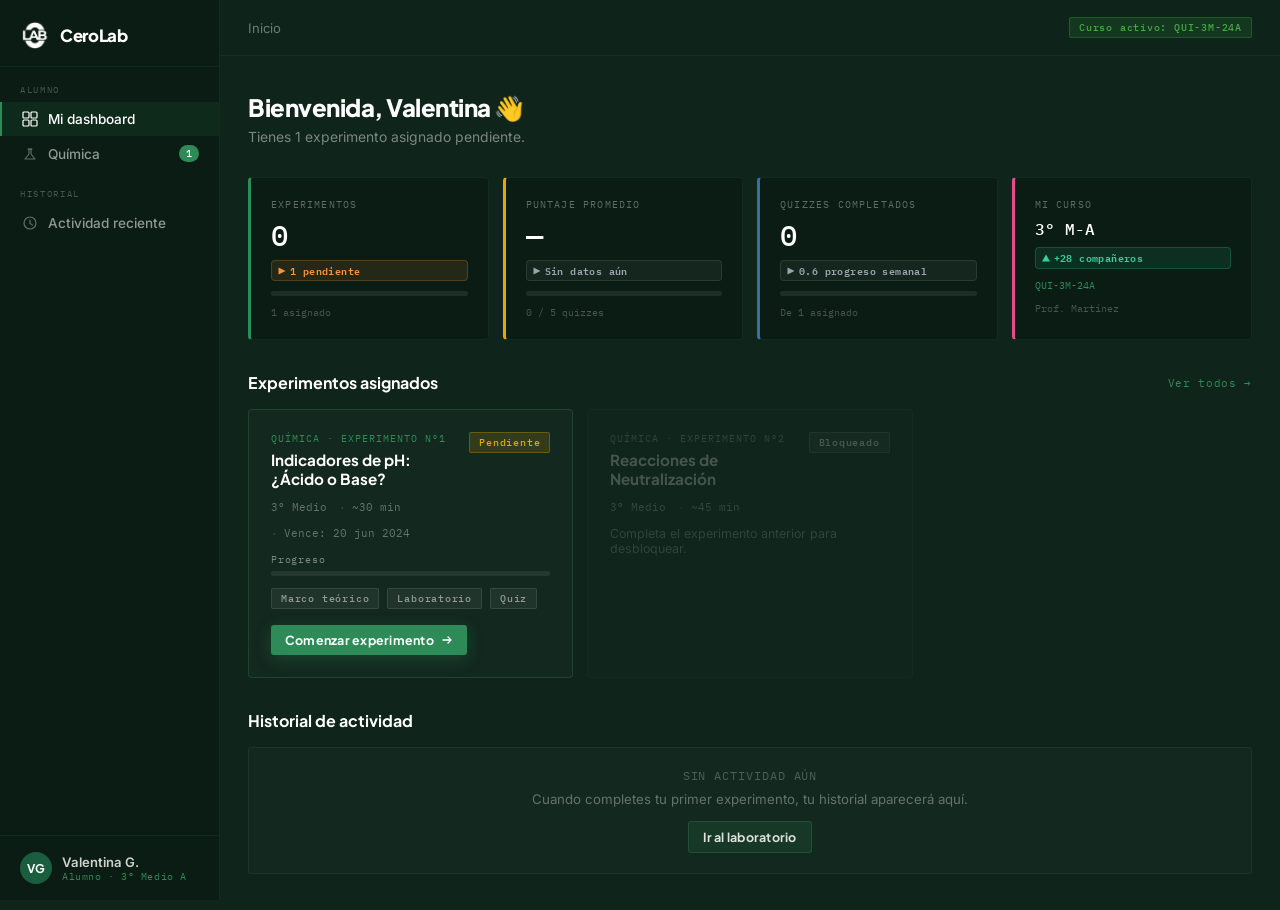
<file: alumno/index.html>
<!DOCTYPE html>
<html lang="es">
<head>
  <meta charset="UTF-8" />
  <meta name="viewport" content="width=device-width, initial-scale=1.0" />
  <title>Mi Dashboard — CeroLab</title>
  <link rel="stylesheet" href="/shared/styles.css" />
  <style>
    .exp-card {
      background: rgba(255,255,255,0.02); border: 1px solid rgba(46,139,87,0.15);
      border-radius: 4px; padding: 22px; display: flex; flex-direction: column; gap: 12px;
      transition: border-color 0.2s, background 0.2s;
    }
    .exp-card:hover { border-color: rgba(46,139,87,0.35); background: rgba(46,139,87,0.04); }
    .exp-card-header { display: flex; align-items: flex-start; justify-content: space-between; gap: 10px; }
    .exp-card-title { font-family: var(--display); font-size: 0.95rem; font-weight: 700; color: #fff; }
    .exp-card-meta { font-family: var(--mono); font-size: 0.68rem; color: rgba(255,255,255,0.35); display: flex; gap: 12px; flex-wrap: wrap; }
    .exp-card-meta span::before { content: '·'; margin-right: 6px; opacity: 0.4; }
    .exp-card-meta span:first-child::before { display: none; }
    .history-row {
      display: flex; align-items: center; justify-content: space-between; gap: 12px;
      padding: 12px 16px; border-radius: 3px; background: rgba(255,255,255,0.02);
      border: 1px solid rgba(255,255,255,0.05);
    }
    .history-row-left { display: flex; align-items: center; gap: 12px; }
    .history-icon { width: 32px; height: 32px; border-radius: 50%; background: rgba(46,139,87,0.15); display: flex; align-items: center; justify-content: center; flex-shrink: 0; }
  </style>
</head>
<body>
<div class="app-shell">

  <!-- SIDEBAR -->
  <aside class="sidebar" aria-label="Navegación alumno">
    <a href="/" class="sidebar-logo">
      <img src="/brand_assets/CeroLab PNG.png" alt="CeroLab" />
      <span class="sidebar-logo-text">CeroLab</span>
    </a>

    <span class="sidebar-section-label">Alumno</span>
    <a href="/alumno" class="sidebar-link active" aria-current="page">
      <svg width="16" height="16" viewBox="0 0 16 16" fill="none" aria-hidden="true"><rect x="1" y="1" width="6" height="6" rx="1" stroke="currentColor" stroke-width="1.2"/><rect x="9" y="1" width="6" height="6" rx="1" stroke="currentColor" stroke-width="1.2"/><rect x="1" y="9" width="6" height="6" rx="1" stroke="currentColor" stroke-width="1.2"/><rect x="9" y="9" width="6" height="6" rx="1" stroke="currentColor" stroke-width="1.2"/></svg>
      Mi dashboard
    </a>
    <a href="/alumno/quimica" class="sidebar-link">
      <svg width="16" height="16" viewBox="0 0 16 16" fill="none" aria-hidden="true"><path d="M7 3V8L3 13H13L9 8V3" stroke="currentColor" stroke-width="1.2" stroke-linecap="round" stroke-linejoin="round"/><path d="M6 3H10" stroke="currentColor" stroke-width="1.2" stroke-linecap="round"/></svg>
      Química
      <span class="sidebar-badge">1</span>
    </a>

    <span class="sidebar-section-label">Historial</span>
    <a href="#historial" class="sidebar-link">
      <svg width="16" height="16" viewBox="0 0 16 16" fill="none" aria-hidden="true"><circle cx="8" cy="8" r="6" stroke="currentColor" stroke-width="1.2"/><path d="M8 5v3.5l2.5 1.5" stroke="currentColor" stroke-width="1.2" stroke-linecap="round"/></svg>
      Actividad reciente
    </a>

    <div class="sidebar-user">
      <div class="sidebar-avatar">VG</div>
      <div>
        <div class="sidebar-user-name">Valentina G.</div>
        <div class="sidebar-user-role">Alumno · 3° Medio A</div>
      </div>
    </div>
  </aside>

  <!-- MAIN -->
  <main class="app-main">
    <div class="topbar">
      <nav class="topbar-breadcrumb" aria-label="Ubicación">
        <a href="/alumno">Inicio</a>
      </nav>
      <div class="topbar-right">
        <span class="chip chip-green">Curso activo: QUI-3M-24A</span>
      </div>
    </div>

    <div class="page-pad">

      <!-- Welcome -->
      <div style="margin-bottom:32px;">
        <h1 style="font-family:var(--display);font-size:1.5rem;font-weight:800;letter-spacing:-0.02em;color:#fff;">
          Bienvenida, Valentina 👋
        </h1>
        <p style="margin-top:6px;font-size:0.87rem;color:rgba(255,255,255,0.45);">
          Tienes 1 experimento asignado pendiente.
        </p>
      </div>

      <!-- Stats row -->
      <div style="display:grid;grid-template-columns:repeat(4,1fr);gap:14px;margin-bottom:32px;">

        <div class="card card-dark" style="display:flex;flex-direction:column;gap:10px;border-left:3px solid var(--science);">
          <div class="stat-label">Experimentos</div>
          <div class="stat-value">0</div>
          <span class="badge-delta bd-risk">
            <svg aria-hidden="true" viewBox="0 0 10 10"><path d="M8.5 5 L1.5 1.5 L1.5 8.5Z"/></svg>
            1 pendiente
          </span>
          <div class="gauge-wrap"><div class="gauge-bar"><div class="gauge-fill" style="width:0%;"></div></div></div>
          <div style="font-family:var(--mono);font-size:0.62rem;color:rgba(255,255,255,0.25);">1 asignado</div>
        </div>

        <div class="card card-dark" style="display:flex;flex-direction:column;gap:10px;border-left:3px solid var(--warning);">
          <div class="stat-label">Puntaje promedio</div>
          <div class="stat-value">—</div>
          <span class="badge-delta bd-flat">
            <svg aria-hidden="true" viewBox="0 0 10 10"><path d="M8.5 5 L1.5 1.5 L1.5 8.5Z"/></svg>
            Sin datos aún
          </span>
          <div class="gauge-wrap"><div class="gauge-bar"><div class="gauge-fill warn" style="width:0%;"></div></div></div>
          <div style="font-family:var(--mono);font-size:0.62rem;color:rgba(255,255,255,0.25);">0 / 5 quizzes</div>
        </div>

        <div class="card card-dark" style="display:flex;flex-direction:column;gap:10px;border-left:3px solid var(--base-blue);">
          <div class="stat-label">Quizzes completados</div>
          <div class="stat-value">0</div>
          <span class="badge-delta bd-flat">
            <svg aria-hidden="true" viewBox="0 0 10 10"><path d="M8.5 5 L1.5 1.5 L1.5 8.5Z"/></svg>
            0.6 progreso semanal
          </span>
          <div class="gauge-wrap"><div class="gauge-bar"><div class="gauge-fill" style="width:0%;background:var(--base-blue)"></div></div></div>
          <div style="font-family:var(--mono);font-size:0.62rem;color:rgba(255,255,255,0.25);">De 1 asignado</div>
        </div>

        <div class="card card-dark" style="display:flex;flex-direction:column;gap:10px;border-left:3px solid var(--phenol);">
          <div class="stat-label">Mi curso</div>
          <div class="stat-value" style="font-size:1rem;">3° M-A</div>
          <span class="badge-delta bd-up">
            <svg aria-hidden="true" viewBox="0 0 10 10"><path d="M5 1.5 L9 8.5 L1 8.5Z"/></svg>
            +28 compañeros
          </span>
          <div style="font-family:var(--mono);font-size:0.62rem;color:var(--science);">QUI-3M-24A</div>
          <div style="font-family:var(--mono);font-size:0.62rem;color:rgba(255,255,255,0.25);">Prof. Martínez</div>
        </div>

      </div>

      <!-- Assigned experiments -->
      <div style="margin-bottom:32px;">
        <div style="display:flex;align-items:center;justify-content:space-between;margin-bottom:16px;">
          <h2 style="font-family:var(--display);font-size:1rem;font-weight:700;color:#fff;">Experimentos asignados</h2>
          <a href="/alumno/quimica" style="font-family:var(--mono);font-size:0.68rem;color:var(--science);text-decoration:none;letter-spacing:0.06em;">Ver todos →</a>
        </div>

        <div style="display:grid;grid-template-columns:repeat(auto-fill,minmax(300px,1fr));gap:14px;">
          <!-- Assigned experiment card -->
          <div class="exp-card" style="border-color:rgba(46,139,87,0.3);">
            <div class="exp-card-header">
              <div>
                <div style="font-family:var(--mono);font-size:0.62rem;letter-spacing:0.1em;color:var(--science);margin-bottom:5px;">QUÍMICA · EXPERIMENTO Nº1</div>
                <div class="exp-card-title">Indicadores de pH: ¿Ácido o Base?</div>
              </div>
              <span class="chip chip-yellow">Pendiente</span>
            </div>
            <div class="exp-card-meta">
              <span>3° Medio</span>
              <span>~30 min</span>
              <span>Vence: 20 jun 2024</span>
            </div>
            <div class="gauge-wrap">
              <div class="gauge-label">Progreso</div>
              <div class="gauge-bar"><div class="gauge-fill" style="width:0%;"></div></div>
            </div>
            <div style="display:flex;gap:8px;flex-wrap:wrap;">
              <span class="chip chip-gray">Marco teórico</span>
              <span class="chip chip-gray">Laboratorio</span>
              <span class="chip chip-gray">Quiz</span>
            </div>
            <a href="/alumno/quimica" class="btn btn-primary btn-sm" style="align-self:flex-start;margin-top:4px;">
              Comenzar experimento
              <svg width="12" height="12" viewBox="0 0 12 12" fill="none" aria-hidden="true"><path d="M2 6H10M7 3L10 6L7 9" stroke="currentColor" stroke-width="1.3" stroke-linecap="round" stroke-linejoin="round"/></svg>
            </a>
          </div>

          <!-- Locked future experiment -->
          <div class="exp-card" style="opacity:0.45;cursor:not-allowed;">
            <div class="exp-card-header">
              <div>
                <div style="font-family:var(--mono);font-size:0.62rem;letter-spacing:0.1em;color:rgba(255,255,255,0.3);margin-bottom:5px;">QUÍMICA · EXPERIMENTO Nº2</div>
                <div class="exp-card-title" style="color:rgba(255,255,255,0.5);">Reacciones de Neutralización</div>
              </div>
              <span class="chip chip-gray">Bloqueado</span>
            </div>
            <div class="exp-card-meta">
              <span>3° Medio</span>
              <span>~45 min</span>
            </div>
            <div style="font-size:0.78rem;color:rgba(255,255,255,0.3);">Completa el experimento anterior para desbloquear.</div>
          </div>
        </div>
      </div>

      <!-- Recent history -->
      <div id="historial">
        <div style="display:flex;align-items:center;justify-content:space-between;margin-bottom:16px;">
          <h2 style="font-family:var(--display);font-size:1rem;font-weight:700;color:#fff;">Historial de actividad</h2>
        </div>
        <div style="display:flex;flex-direction:column;gap:8px;">
          <div style="padding:20px;background:rgba(255,255,255,0.02);border:1px solid rgba(255,255,255,0.05);border-radius:3px;text-align:center;">
            <div style="font-family:var(--mono);font-size:0.72rem;color:rgba(255,255,255,0.25);letter-spacing:0.08em;">SIN ACTIVIDAD AÚN</div>
            <p style="margin-top:8px;font-size:0.83rem;color:rgba(255,255,255,0.35);">Cuando completes tu primer experimento, tu historial aparecerá aquí.</p>
            <a href="/alumno/quimica" class="btn btn-secondary btn-sm" style="margin-top:14px;display:inline-flex;">Ir al laboratorio</a>
          </div>
        </div>
      </div>

    </div>
  </main>
</div>
</body>
</html>
</file>
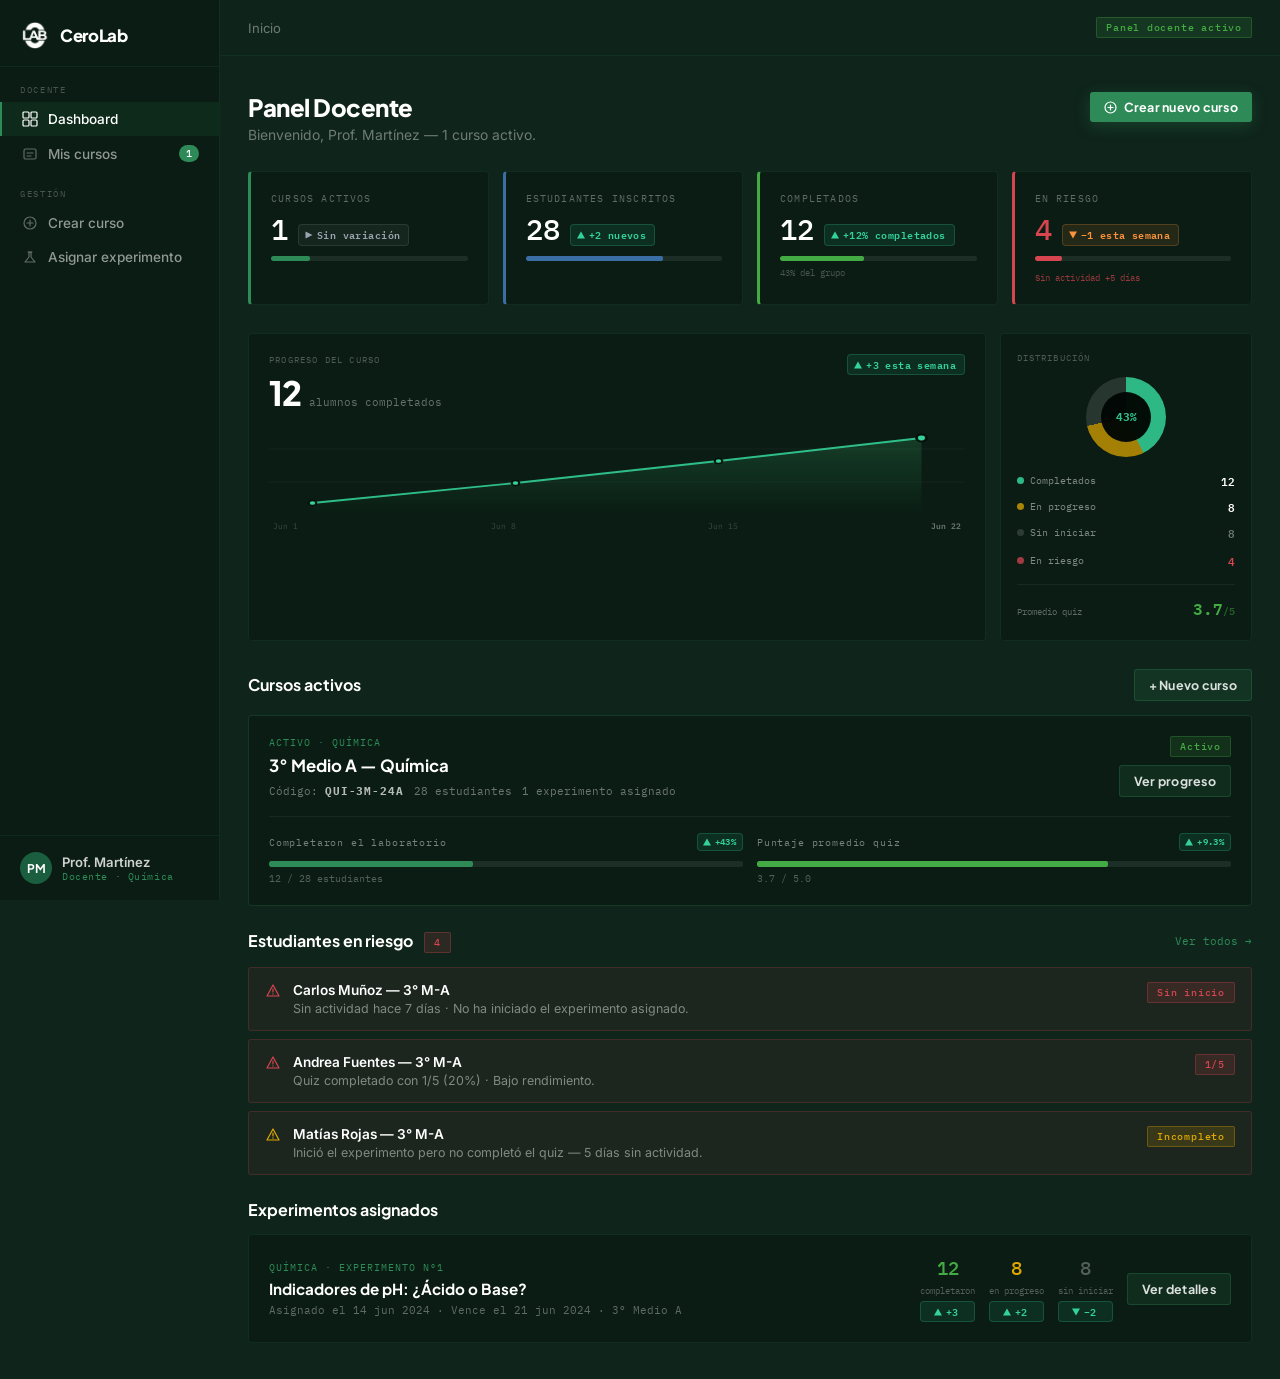
<file: profesor/index.html>
<!DOCTYPE html>
<html lang="es">
<head>
  <meta charset="UTF-8" />
  <meta name="viewport" content="width=device-width, initial-scale=1.0" />
  <title>Dashboard Docente — CeroLab</title>
  <link rel="stylesheet" href="/shared/styles.css" />
  <style>
    .student-row { display: grid; grid-template-columns: 1fr 80px 90px 100px 90px; gap: 10px; align-items: center; padding: 10px 14px; border-radius: 2px; transition: background 0.15s; }
    .student-row:hover { background: rgba(255,255,255,0.02); }
    .student-row-hd { grid-template-columns: 1fr 80px 90px 100px 90px; }
    .risk-dot { width: 8px; height: 8px; border-radius: 50%; flex-shrink: 0; }
    .alert-card { background: rgba(214,69,80,0.07); border: 1px solid rgba(214,69,80,0.2); border-radius: 3px; padding: 14px 16px; display: flex; align-items: flex-start; gap: 12px; }
    .alert-icon { color: var(--acid); flex-shrink: 0; margin-top: 1px; }
    /* Analytics panel */
    .analytics-grid { display: grid; grid-template-columns: 1fr 252px; gap: 14px; margin-bottom: 28px; }
    .chart-panel { position: relative; overflow: hidden; }
    .chart-x-labels { display: flex; justify-content: space-between; margin-top: 5px; padding: 0 4px; }
    .chart-x-label { font-family: var(--mono); font-size: 0.53rem; color: rgba(255,255,255,0.2); }
    .chart-x-label.current { color: rgba(255,255,255,0.4); font-weight: 600; }
    .donut-wrap { position: relative; width: 80px; height: 80px; flex-shrink: 0; }
    .donut-inner { position: absolute; inset: 15px; background: rgba(2,8,5,0.97); border-radius: 50%; display: flex; align-items: center; justify-content: center; flex-direction: column; }
    .breakdown-row { display: flex; align-items: center; justify-content: space-between; }
    .breakdown-dot { width: 7px; height: 7px; border-radius: 50%; flex-shrink: 0; display: block; }
    .breakdown-label { font-family: var(--mono); font-size: 0.61rem; color: rgba(255,255,255,0.48); }
    .breakdown-val { font-family: var(--mono); font-size: 0.71rem; font-weight: 600; }
  </style>
</head>
<body>
<div class="app-shell">

  <!-- SIDEBAR -->
  <aside class="sidebar" aria-label="Navegación docente">
    <a href="/" class="sidebar-logo">
      <img src="/brand_assets/CeroLab PNG.png" alt="CeroLab" />
      <span class="sidebar-logo-text">CeroLab</span>
    </a>

    <span class="sidebar-section-label">Docente</span>
    <a href="/profesor" class="sidebar-link active" aria-current="page">
      <svg width="16" height="16" viewBox="0 0 16 16" fill="none"><rect x="1" y="1" width="6" height="6" rx="1" stroke="currentColor" stroke-width="1.2"/><rect x="9" y="1" width="6" height="6" rx="1" stroke="currentColor" stroke-width="1.2"/><rect x="1" y="9" width="6" height="6" rx="1" stroke="currentColor" stroke-width="1.2"/><rect x="9" y="9" width="6" height="6" rx="1" stroke="currentColor" stroke-width="1.2"/></svg>
      Dashboard
    </a>
    <a href="/profesor/curso" class="sidebar-link">
      <svg width="16" height="16" viewBox="0 0 16 16" fill="none"><rect x="2" y="3" width="12" height="10" rx="1.5" stroke="currentColor" stroke-width="1.2"/><path d="M5 7h6M5 10h4" stroke="currentColor" stroke-width="1.2" stroke-linecap="round"/></svg>
      Mis cursos
      <span class="sidebar-badge">1</span>
    </a>

    <span class="sidebar-section-label">Gestión</span>
    <a href="#" class="sidebar-link" onclick="showCreateCourse();return false;">
      <svg width="16" height="16" viewBox="0 0 16 16" fill="none"><circle cx="8" cy="8" r="6" stroke="currentColor" stroke-width="1.2"/><path d="M8 5v6M5 8h6" stroke="currentColor" stroke-width="1.2" stroke-linecap="round"/></svg>
      Crear curso
    </a>
    <a href="#" class="sidebar-link">
      <svg width="16" height="16" viewBox="0 0 16 16" fill="none"><path d="M7 3V8L3 13H13L9 8V3" stroke="currentColor" stroke-width="1.2" stroke-linecap="round" stroke-linejoin="round"/><path d="M6 3H10" stroke="currentColor" stroke-width="1.2" stroke-linecap="round"/></svg>
      Asignar experimento
    </a>

    <div class="sidebar-user">
      <div class="sidebar-avatar">PM</div>
      <div>
        <div class="sidebar-user-name">Prof. Martínez</div>
        <div class="sidebar-user-role">Docente · Química</div>
      </div>
    </div>
  </aside>

  <!-- MAIN -->
  <main class="app-main">
    <div class="topbar">
      <nav class="topbar-breadcrumb"><a href="/profesor">Inicio</a></nav>
      <div class="topbar-right">
        <span class="chip chip-green">Panel docente activo</span>
      </div>
    </div>

    <div class="page-pad">

      <!-- Welcome + create course modal trigger -->
      <div style="display:flex;align-items:flex-start;justify-content:space-between;flex-wrap:wrap;gap:12px;margin-bottom:28px;">
        <div>
          <h1 style="font-family:var(--display);font-size:1.5rem;font-weight:800;letter-spacing:-0.02em;color:#fff;">Panel Docente</h1>
          <p style="margin-top:5px;font-size:0.87rem;color:rgba(255,255,255,0.4);">Bienvenido, Prof. Martínez — 1 curso activo.</p>
        </div>
        <button class="btn btn-primary btn-sm" onclick="showCreateCourse()">
          <svg width="13" height="13" viewBox="0 0 13 13" fill="none" aria-hidden="true"><circle cx="6.5" cy="6.5" r="5.5" stroke="currentColor" stroke-width="1.2"/><path d="M6.5 4v5M4 6.5h5" stroke="currentColor" stroke-width="1.2" stroke-linecap="round"/></svg>
          Crear nuevo curso
        </button>
      </div>

      <!-- Stat gauges -->
      <div style="display:grid;grid-template-columns:repeat(4,1fr);gap:14px;margin-bottom:28px;">

        <div class="card card-dark" style="border-left:3px solid var(--science);display:flex;flex-direction:column;gap:10px;">
          <div class="stat-label">Cursos activos</div>
          <div style="display:flex;align-items:baseline;gap:10px;">
            <div class="stat-value">1</div>
            <span class="badge-delta bd-flat">
              <svg aria-hidden="true" viewBox="0 0 10 10"><path d="M8.5 5 L1.5 1.5 L1.5 8.5Z"/></svg>
              Sin variación
            </span>
          </div>
          <div class="gauge-wrap"><div class="gauge-bar"><div class="gauge-fill" style="width:20%;"></div></div></div>
        </div>

        <div class="card card-dark" style="border-left:3px solid var(--base-blue);display:flex;flex-direction:column;gap:10px;">
          <div class="stat-label">Estudiantes inscritos</div>
          <div style="display:flex;align-items:baseline;gap:10px;">
            <div class="stat-value">28</div>
            <span class="badge-delta bd-up">
              <svg aria-hidden="true" viewBox="0 0 10 10"><path d="M5 1.5 L9 8.5 L1 8.5Z"/></svg>
              +2 nuevos
            </span>
          </div>
          <div class="gauge-wrap"><div class="gauge-bar"><div class="gauge-fill" style="width:70%;background:var(--base-blue);"></div></div></div>
        </div>

        <div class="card card-dark" style="border-left:3px solid var(--neutral);display:flex;flex-direction:column;gap:10px;">
          <div class="stat-label">Completados</div>
          <div style="display:flex;align-items:baseline;gap:10px;">
            <div class="stat-value">12</div>
            <span class="badge-delta bd-up">
              <svg aria-hidden="true" viewBox="0 0 10 10"><path d="M5 1.5 L9 8.5 L1 8.5Z"/></svg>
              +12% completados
            </span>
          </div>
          <div class="gauge-wrap">
            <div class="gauge-bar"><div class="gauge-fill" style="width:43%;background:var(--neutral);"></div></div>
            <div style="font-family:var(--mono);font-size:0.58rem;color:rgba(255,255,255,0.25);">43% del grupo</div>
          </div>
        </div>

        <div class="card card-dark" style="border-left:3px solid var(--acid);display:flex;flex-direction:column;gap:10px;">
          <div class="stat-label">En riesgo</div>
          <div style="display:flex;align-items:baseline;gap:10px;">
            <div class="stat-value" style="color:var(--acid);">4</div>
            <span class="badge-delta bd-risk">
              <svg aria-hidden="true" viewBox="0 0 10 10"><path d="M5 8.5 L9 1.5 L1 1.5Z"/></svg>
              −1 esta semana
            </span>
          </div>
          <div class="gauge-wrap"><div class="gauge-bar"><div class="gauge-fill acid" style="width:14%;"></div></div></div>
          <div style="font-family:var(--mono);font-size:0.58rem;color:var(--acid);opacity:0.7;">Sin actividad +5 días</div>
        </div>

      </div>

      <!-- ── Analytics: progress chart + completion breakdown ──────── -->
      <div class="analytics-grid">

        <!-- Area chart: weekly student completion -->
        <div class="card card-dark chart-panel">
          <div style="display:flex;align-items:flex-start;justify-content:space-between;gap:12px;margin-bottom:14px;">
            <div>
              <div style="font-family:var(--mono);font-size:0.57rem;letter-spacing:0.13em;color:rgba(255,255,255,0.28);text-transform:uppercase;margin-bottom:5px;">Progreso del curso</div>
              <div style="display:flex;align-items:baseline;gap:8px;">
                <span style="font-family:var(--display);font-size:2.1rem;font-weight:800;color:#fff;letter-spacing:-0.03em;">12</span>
                <span style="font-family:var(--mono);font-size:0.67rem;color:rgba(255,255,255,0.38);">alumnos completados</span>
              </div>
            </div>
            <span class="badge-delta bd-up" style="flex-shrink:0;">
              <svg aria-hidden="true" viewBox="0 0 10 10"><path d="M5 1.5 L9 8.5 L1 8.5Z"/></svg>
              +3 esta semana
            </span>
          </div>

          <svg viewBox="0 0 480 88" preserveAspectRatio="none" style="width:100%;height:88px;display:block;" aria-hidden="true">
            <defs>
              <linearGradient id="prG" x1="0" y1="0" x2="0" y2="1">
                <stop offset="0%" stop-color="#2E8B57" stop-opacity="0.30"/>
                <stop offset="100%" stop-color="#2E8B57" stop-opacity="0"/>
              </linearGradient>
            </defs>
            <line x1="0" y1="22" x2="480" y2="22" stroke="rgba(255,255,255,0.03)" stroke-width="1"/>
            <line x1="0" y1="55" x2="480" y2="55" stroke="rgba(255,255,255,0.03)" stroke-width="1"/>
            <path d="M30,76 L170,56 L310,34 L450,11 L450,88 L30,88 Z" fill="url(#prG)"/>
            <polyline points="30,76 170,56 310,34 450,11" fill="none" stroke="rgba(52,211,153,0.88)" stroke-width="1.8" stroke-linejoin="round" stroke-linecap="round"/>
            <circle cx="30"  cy="76" r="2.6" fill="#34D399" stroke="rgba(3,8,5,0.9)" stroke-width="1.5"/>
            <circle cx="170" cy="56" r="2.6" fill="#34D399" stroke="rgba(3,8,5,0.9)" stroke-width="1.5"/>
            <circle cx="310" cy="34" r="2.6" fill="#34D399" stroke="rgba(3,8,5,0.9)" stroke-width="1.5"/>
            <circle cx="450" cy="11" r="3.4" fill="#34D399" stroke="rgba(3,8,5,0.9)" stroke-width="2"/>
          </svg>

          <div class="chart-x-labels">
            <span class="chart-x-label">Jun 1</span>
            <span class="chart-x-label">Jun 8</span>
            <span class="chart-x-label">Jun 15</span>
            <span class="chart-x-label current">Jun 22</span>
          </div>
        </div>

        <!-- Completion donut + breakdown -->
        <div class="card card-dark" style="display:flex;flex-direction:column;align-items:center;gap:14px;padding:18px 16px;">
          <div style="font-family:var(--mono);font-size:0.56rem;letter-spacing:0.12em;color:rgba(255,255,255,0.28);text-transform:uppercase;align-self:flex-start;">Distribución</div>

          <div class="donut-wrap">
            <div style="width:80px;height:80px;border-radius:50%;background:conic-gradient(rgba(52,211,153,0.85) 0deg 154deg,rgba(224,168,0,0.72) 154deg 257deg,rgba(255,255,255,0.12) 257deg 360deg);"></div>
            <div class="donut-inner">
              <span style="font-family:var(--mono);font-size:0.68rem;font-weight:700;color:rgba(52,211,153,0.9);">43%</span>
            </div>
          </div>

          <div style="display:flex;flex-direction:column;gap:7px;width:100%;">
            <div class="breakdown-row">
              <div style="display:flex;align-items:center;gap:6px;">
                <span class="breakdown-dot" style="background:rgba(52,211,153,0.85);"></span>
                <span class="breakdown-label">Completados</span>
              </div>
              <span class="breakdown-val" style="color:#fff;">12</span>
            </div>
            <div class="breakdown-row">
              <div style="display:flex;align-items:center;gap:6px;">
                <span class="breakdown-dot" style="background:rgba(224,168,0,0.75);"></span>
                <span class="breakdown-label">En progreso</span>
              </div>
              <span class="breakdown-val" style="color:#fff;">8</span>
            </div>
            <div class="breakdown-row">
              <div style="display:flex;align-items:center;gap:6px;">
                <span class="breakdown-dot" style="background:rgba(255,255,255,0.14);"></span>
                <span class="breakdown-label">Sin iniciar</span>
              </div>
              <span class="breakdown-val" style="color:rgba(255,255,255,0.4);">8</span>
            </div>
            <div class="breakdown-row" style="margin-top:2px;">
              <div style="display:flex;align-items:center;gap:6px;">
                <span class="breakdown-dot" style="background:rgba(214,69,80,0.75);"></span>
                <span class="breakdown-label">En riesgo</span>
              </div>
              <span class="breakdown-val" style="color:var(--acid);">4</span>
            </div>
          </div>

          <div style="width:100%;border-top:1px solid rgba(255,255,255,0.06);padding-top:10px;display:flex;justify-content:space-between;align-items:baseline;">
            <span style="font-family:var(--mono);font-size:0.58rem;color:rgba(255,255,255,0.35);">Promedio quiz</span>
            <span style="font-family:var(--mono);font-size:1rem;font-weight:600;color:var(--neutral);">3.7<span style="font-size:0.6rem;opacity:0.5;">/5</span></span>
          </div>
        </div>

      </div>

      <!-- Active course card -->
      <div style="margin-bottom:24px;">
        <div style="display:flex;align-items:center;justify-content:space-between;margin-bottom:14px;flex-wrap:wrap;gap:8px;">
          <h2 style="font-family:var(--display);font-size:1rem;font-weight:700;color:#fff;">Cursos activos</h2>
          <button class="btn btn-secondary btn-sm" onclick="showCreateCourse()">+ Nuevo curso</button>
        </div>

        <div class="card card-dark" style="border-color:rgba(46,139,87,0.25);">
          <div style="display:grid;grid-template-columns:1fr auto;gap:14px;align-items:start;">
            <div>
              <div style="font-family:var(--mono);font-size:0.62rem;letter-spacing:0.1em;color:var(--science);margin-bottom:6px;">ACTIVO · QUÍMICA</div>
              <h3 style="font-family:var(--display);font-size:1.05rem;font-weight:700;color:#fff;">3° Medio A — Química</h3>
              <div style="display:flex;flex-wrap:wrap;gap:10px;margin-top:8px;">
                <div style="font-family:var(--mono);font-size:0.68rem;color:rgba(255,255,255,0.4);">Código: <strong style="color:rgba(255,255,255,0.7);letter-spacing:0.08em;">QUI-3M-24A</strong></div>
                <div style="font-family:var(--mono);font-size:0.68rem;color:rgba(255,255,255,0.4);">28 estudiantes</div>
                <div style="font-family:var(--mono);font-size:0.68rem;color:rgba(255,255,255,0.4);">1 experimento asignado</div>
              </div>
            </div>
            <div style="display:flex;flex-direction:column;gap:8px;align-items:flex-end;">
              <span class="chip chip-green">Activo</span>
              <a href="/profesor/curso" class="btn btn-secondary btn-sm">Ver progreso</a>
            </div>
          </div>

          <!-- Course progress bars -->
          <div style="margin-top:18px;padding-top:16px;border-top:1px solid rgba(255,255,255,0.06);display:grid;grid-template-columns:1fr 1fr;gap:14px;">
            <div class="gauge-wrap">
              <div style="display:flex;align-items:center;justify-content:space-between;gap:8px;margin-bottom:5px;">
                <div class="gauge-label" style="margin-bottom:0;">Completaron el laboratorio</div>
                <span class="badge-delta bd-up" style="font-size:0.58rem;padding:1px 6px 1px 4px;">
                  <svg aria-hidden="true" viewBox="0 0 10 10"><path d="M5 1.5 L9 8.5 L1 8.5Z"/></svg>
                  +43%
                </span>
              </div>
              <div class="gauge-bar" style="height:6px;"><div class="gauge-fill" style="width:43%;"></div></div>
              <div style="font-family:var(--mono);font-size:0.6rem;color:rgba(255,255,255,0.3);">12 / 28 estudiantes</div>
            </div>
            <div class="gauge-wrap">
              <div style="display:flex;align-items:center;justify-content:space-between;gap:8px;margin-bottom:5px;">
                <div class="gauge-label" style="margin-bottom:0;">Puntaje promedio quiz</div>
                <span class="badge-delta bd-up" style="font-size:0.58rem;padding:1px 6px 1px 4px;">
                  <svg aria-hidden="true" viewBox="0 0 10 10"><path d="M5 1.5 L9 8.5 L1 8.5Z"/></svg>
                  +9.3%
                </span>
              </div>
              <div class="gauge-bar" style="height:6px;"><div class="gauge-fill" style="width:74%;background:var(--neutral);"></div></div>
              <div style="font-family:var(--mono);font-size:0.6rem;color:rgba(255,255,255,0.3);">3.7 / 5.0</div>
            </div>
          </div>
        </div>
      </div>

      <!-- Alerts: at-risk students -->
      <div style="margin-bottom:24px;">
        <div style="display:flex;align-items:center;justify-content:space-between;margin-bottom:14px;flex-wrap:wrap;gap:8px;">
          <h2 style="font-family:var(--display);font-size:1rem;font-weight:700;color:#fff;">
            Estudiantes en riesgo
            <span class="chip chip-red" style="margin-left:8px;vertical-align:middle;">4</span>
          </h2>
          <a href="/profesor/curso" style="font-family:var(--mono);font-size:0.68rem;color:var(--science);text-decoration:none;">Ver todos →</a>
        </div>
        <div style="display:flex;flex-direction:column;gap:8px;">
          <div class="alert-card">
            <div class="alert-icon"><svg width="16" height="16" viewBox="0 0 16 16" fill="none" aria-hidden="true"><path d="M8 2L14 13H2L8 2Z" stroke="currentColor" stroke-width="1.2" stroke-linejoin="round"/><path d="M8 6v3" stroke="currentColor" stroke-width="1.2" stroke-linecap="round"/><circle cx="8" cy="11" r="0.7" fill="currentColor"/></svg></div>
            <div style="flex:1;">
              <div style="font-weight:600;font-size:0.85rem;color:#fff;">Carlos Muñoz — 3° M-A</div>
              <div style="font-size:0.78rem;color:rgba(255,255,255,0.45);margin-top:3px;">Sin actividad hace 7 días · No ha iniciado el experimento asignado.</div>
            </div>
            <span class="chip chip-red">Sin inicio</span>
          </div>
          <div class="alert-card">
            <div class="alert-icon"><svg width="16" height="16" viewBox="0 0 16 16" fill="none" aria-hidden="true"><path d="M8 2L14 13H2L8 2Z" stroke="currentColor" stroke-width="1.2" stroke-linejoin="round"/><path d="M8 6v3" stroke="currentColor" stroke-width="1.2" stroke-linecap="round"/><circle cx="8" cy="11" r="0.7" fill="currentColor"/></svg></div>
            <div style="flex:1;">
              <div style="font-weight:600;font-size:0.85rem;color:#fff;">Andrea Fuentes — 3° M-A</div>
              <div style="font-size:0.78rem;color:rgba(255,255,255,0.45);margin-top:3px;">Quiz completado con 1/5 (20%) · Bajo rendimiento.</div>
            </div>
            <span class="chip chip-red">1/5</span>
          </div>
          <div class="alert-card">
            <div class="alert-icon" style="color:var(--warning);"><svg width="16" height="16" viewBox="0 0 16 16" fill="none" aria-hidden="true"><path d="M8 2L14 13H2L8 2Z" stroke="currentColor" stroke-width="1.2" stroke-linejoin="round"/><path d="M8 6v3" stroke="currentColor" stroke-width="1.2" stroke-linecap="round"/><circle cx="8" cy="11" r="0.7" fill="currentColor"/></svg></div>
            <div style="flex:1;">
              <div style="font-weight:600;font-size:0.85rem;color:#fff;">Matías Rojas — 3° M-A</div>
              <div style="font-size:0.78rem;color:rgba(255,255,255,0.45);margin-top:3px;">Inició el experimento pero no completó el quiz — 5 días sin actividad.</div>
            </div>
            <span class="chip chip-yellow">Incompleto</span>
          </div>
        </div>
      </div>

      <!-- Assigned experiments -->
      <div>
        <h2 style="font-family:var(--display);font-size:1rem;font-weight:700;color:#fff;margin-bottom:14px;">Experimentos asignados</h2>
        <div class="card card-dark" style="display:flex;align-items:center;justify-content:space-between;flex-wrap:wrap;gap:12px;">
          <div>
            <div style="font-family:var(--mono);font-size:0.62rem;letter-spacing:0.1em;color:var(--science);margin-bottom:5px;">QUÍMICA · EXPERIMENTO Nº1</div>
            <div style="font-family:var(--display);font-size:0.95rem;font-weight:700;color:#fff;">Indicadores de pH: ¿Ácido o Base?</div>
            <div style="font-family:var(--mono);font-size:0.68rem;color:rgba(255,255,255,0.35);margin-top:5px;">Asignado el 14 jun 2024 · Vence el 21 jun 2024 · 3° Medio A</div>
          </div>
          <div style="display:flex;gap:14px;flex-wrap:wrap;align-items:center;">
            <div style="text-align:center;display:flex;flex-direction:column;gap:4px;">
              <div style="font-family:var(--mono);font-size:1.2rem;font-weight:500;color:var(--neutral);">12</div>
              <div style="font-family:var(--mono);font-size:0.58rem;color:rgba(255,255,255,0.3);">completaron</div>
              <span class="badge-delta bd-up" style="justify-content:center;">
                <svg aria-hidden="true" viewBox="0 0 10 10"><path d="M5 1.5 L9 8.5 L1 8.5Z"/></svg>
                +3
              </span>
            </div>
            <div style="text-align:center;display:flex;flex-direction:column;gap:4px;">
              <div style="font-family:var(--mono);font-size:1.2rem;font-weight:500;color:var(--warning);">8</div>
              <div style="font-family:var(--mono);font-size:0.58rem;color:rgba(255,255,255,0.3);">en progreso</div>
              <span class="badge-delta bd-up" style="justify-content:center;">
                <svg aria-hidden="true" viewBox="0 0 10 10"><path d="M5 1.5 L9 8.5 L1 8.5Z"/></svg>
                +2
              </span>
            </div>
            <div style="text-align:center;display:flex;flex-direction:column;gap:4px;">
              <div style="font-family:var(--mono);font-size:1.2rem;font-weight:500;color:rgba(255,255,255,0.3);">8</div>
              <div style="font-family:var(--mono);font-size:0.58rem;color:rgba(255,255,255,0.3);">sin iniciar</div>
              <span class="badge-delta bd-up" style="justify-content:center;">
                <svg aria-hidden="true" viewBox="0 0 10 10"><path d="M5 8.5 L9 1.5 L1 1.5Z"/></svg>
                −2
              </span>
            </div>
            <a href="/profesor/curso" class="btn btn-secondary btn-sm">Ver detalles</a>
          </div>
        </div>
      </div>

    </div>
  </main>
</div>

<!-- Create course modal -->
<div id="modal-create" style="display:none;position:fixed;inset:0;background:rgba(0,0,0,0.7);z-index:200;align-items:center;justify-content:center;">
  <div style="background:var(--dark-lab-2);border:1px solid rgba(46,139,87,0.2);border-radius:5px;padding:32px;width:100%;max-width:480px;position:relative;">
    <button onclick="hideCreateCourse()" style="position:absolute;top:16px;right:16px;background:none;border:none;color:rgba(255,255,255,0.4);cursor:pointer;font-size:1.2rem;" aria-label="Cerrar">×</button>
    <div style="font-family:var(--mono);font-size:0.65rem;letter-spacing:0.12em;color:var(--science);margin-bottom:16px;">NUEVO CURSO</div>
    <h2 style="font-family:var(--display);font-size:1.2rem;font-weight:800;color:#fff;margin-bottom:20px;">Crear curso</h2>
    <div style="display:flex;flex-direction:column;gap:14px;">
      <div class="form-field">
        <label class="form-label" for="c-name">Nombre del curso</label>
        <input id="c-name" class="form-input" type="text" placeholder="Ej: 4° Medio B — Química" />
      </div>
      <div class="form-field">
        <label class="form-label" for="c-level">Nivel</label>
        <input id="c-level" class="form-input" type="text" placeholder="Ej: 3° Medio, 4° Medio" />
      </div>
      <div style="background:rgba(46,139,87,0.06);border:1px solid rgba(46,139,87,0.15);border-radius:3px;padding:14px;">
        <div style="font-family:var(--mono);font-size:0.62rem;letter-spacing:0.1em;color:rgba(255,255,255,0.35);margin-bottom:6px;">CÓDIGO DE CURSO (generado automáticamente)</div>
        <div style="font-family:var(--mono);font-size:1.2rem;color:var(--science);letter-spacing:0.1em;" id="generated-code">QUI-4M-24B</div>
        <div style="font-size:0.75rem;color:rgba(255,255,255,0.35);margin-top:5px;">Comparte este código con tus estudiantes para que ingresen al curso.</div>
      </div>
      <div style="display:flex;gap:10px;margin-top:6px;">
        <button onclick="hideCreateCourse()" class="btn btn-ghost" style="flex:1;justify-content:center;">Cancelar</button>
        <button onclick="createCourse()" class="btn btn-primary" style="flex:1;justify-content:center;">Crear curso</button>
      </div>
    </div>
  </div>
</div>

<script>
  function showCreateCourse() { document.getElementById('modal-create').style.display = 'flex'; }
  function hideCreateCourse() { document.getElementById('modal-create').style.display = 'none'; }
  function createCourse() { alert('Curso creado. Código: QUI-4M-24B'); hideCreateCourse(); }
  // Close on backdrop click
  document.getElementById('modal-create').addEventListener('click', e => { if (e.target === e.currentTarget) hideCreateCourse(); });
</script>
</body>
</html>
</file>
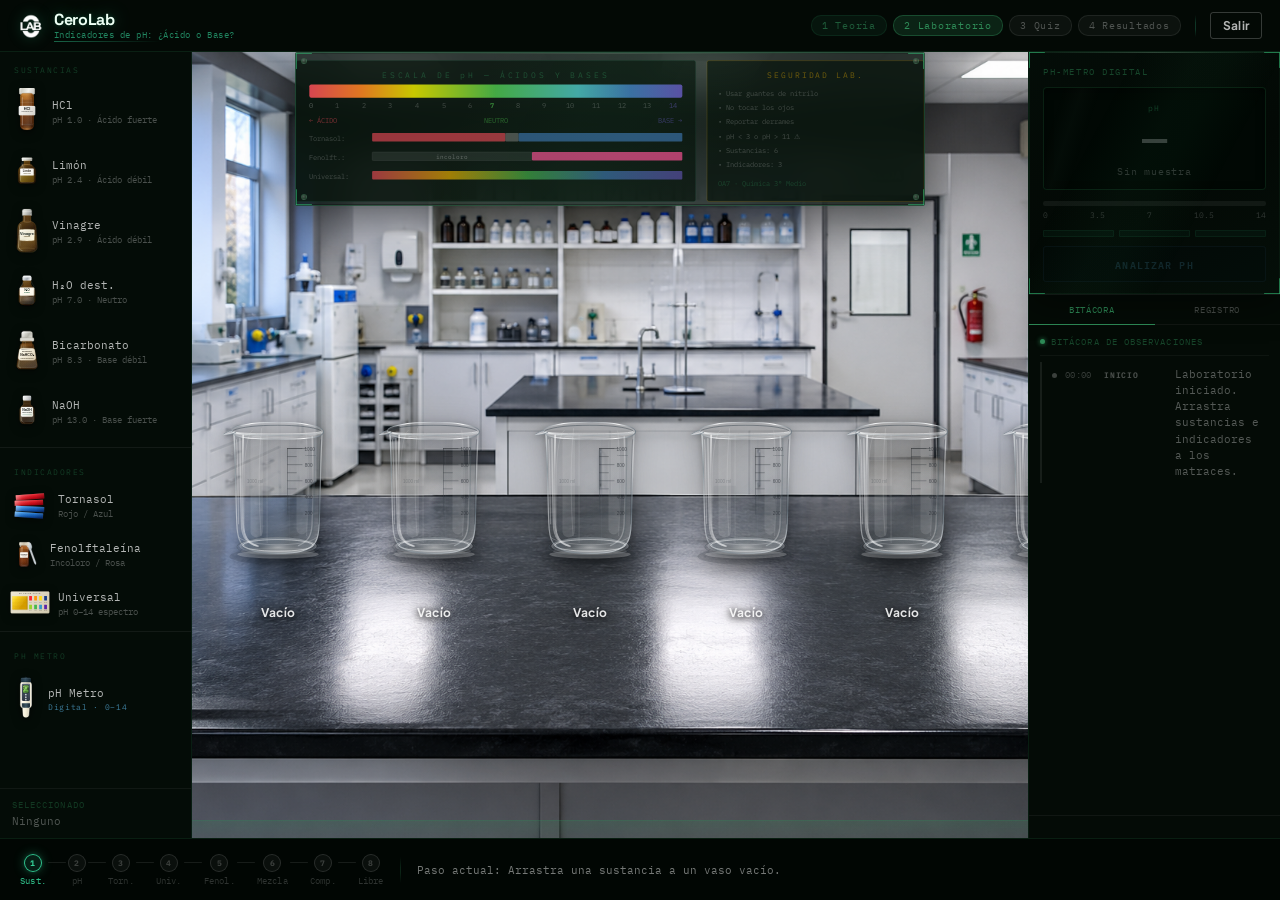
<file: experimento/acido-base/index.html>
<!DOCTYPE html>
<html lang="es">
<head>
  <meta charset="UTF-8" />
  <meta name="viewport" content="width=device-width, initial-scale=1.0" />
  <title>Laboratorio Ácido-Base — CeroLab</title>
  <link rel="stylesheet" href="/shared/styles.css" />
  <link rel="preconnect" href="https://fonts.googleapis.com">
  <link href="https://fonts.googleapis.com/css2?family=Space+Grotesk:wght@700&display=swap" rel="stylesheet">
  <style>
    body { overflow: hidden; height: 100vh; }

    .lab-shell {
      display: grid;
      grid-template-rows: 52px 1fr 62px;
      height: 100vh;
      background: #040d08;
    }

    /* ── TOPBAR ── */
    .lab-topbar {
      background: rgba(4,10,6,0.99);
      border-bottom: 1px solid rgba(46,139,87,0.18);
      display: flex; align-items: center; padding: 0 18px; gap: 14px; z-index: 20;
    }
    .lab-topbar-logo {
      display: flex; align-items: center; gap: 10px; text-decoration: none;
    }
    .lab-topbar-logo img {
      height: 26px;
      filter: drop-shadow(0 0 7px rgba(52,211,153,0.28));
    }
    .lab-topbar-wordmark {
      display: flex; flex-direction: column; gap: 2px;
      position: relative;
    }
    .lab-topbar-wordmark::after {
      content: '';
      position: absolute;
      bottom: -3px; left: 0;
      width: 60%; height: 1px;
      background: linear-gradient(90deg, rgba(52,211,153,0.45), transparent);
    }
    .lab-topbar-brand {
      font-family: 'Space Grotesk', 'Plus Jakarta Sans', sans-serif;
      font-size: 1rem; font-weight: 700; letter-spacing: -0.02em;
      color: #edfff4;
      text-shadow: 0 0 18px rgba(52,211,153,0.42), 0 0 5px rgba(52,211,153,0.18);
      line-height: 1;
    }
    .lab-topbar-title {
      font-family: var(--mono); font-size: 0.59rem; letter-spacing: 0.05em;
      color: rgba(52,211,153,0.62); line-height: 1;
    }
    .lab-topbar-sep {
      width: 1px; height: 22px;
      background: linear-gradient(180deg, transparent, rgba(52,211,153,0.22) 35%, rgba(52,211,153,0.22) 65%, transparent);
    }
    .lab-topbar-steps { display: flex; align-items: center; gap: 6px; margin-left: auto; }
    .lab-step-pill {
      font-family: var(--mono); font-size: 0.6rem; letter-spacing: 0.08em;
      padding: 3px 10px; border-radius: 10px; text-decoration: none;
      background: rgba(255,255,255,0.04); color: rgba(255,255,255,0.28);
      border: 1px solid rgba(255,255,255,0.08);
      transition: color 0.15s, background 0.15s, border-color 0.15s;
    }
    .lab-step-pill.active { background: rgba(46,139,87,0.2); color: var(--science); border-color: rgba(46,139,87,0.4); }
    .lab-step-pill.done   { background: rgba(27,94,63,0.15); color: rgba(46,139,87,0.6); border-color: rgba(27,94,63,0.25); }

    /* ── BODY 3-COLUMN GRID ── */
    .lab-body {
      display: grid;
      grid-template-columns: 192px 1fr 252px;
      overflow: hidden;
    }

    /* ══════════════════════════════════════════
       LEFT RACK — Reagent shelf
    ══════════════════════════════════════════ */
    .lab-rack {
      background: #040c07;
      border-right: 1px solid rgba(27,94,63,0.22);
      display: flex; flex-direction: column; overflow-y: auto; overflow-x: hidden;
    }
    .rack-sec-label {
      font-family: var(--mono); font-size: 0.53rem; letter-spacing: 0.18em; text-transform: uppercase;
      color: rgba(46,139,87,0.38); padding: 12px 14px 6px;
    }
    .rack-item {
      display: flex; align-items: center; gap: 9px;
      padding: 6px 12px 6px 9px; cursor: pointer;
      border-left: 2px solid transparent;
      transition: background 0.15s, border-color 0.15s;
    }
    .rack-item:hover { background: rgba(255,255,255,0.024); }
    .rack-item.selected { background: rgba(46,139,87,0.07); border-left-color: var(--science); }
    .rack-item:focus-visible { outline: 2px solid var(--science); outline-offset: -2px; }
    .rack-item-info { flex: 1; min-width: 0; }
    .rack-item-name { font-family: var(--mono); font-size: 0.71rem; color: rgba(255,255,255,0.7); }
    .rack-item.selected .rack-item-name { color: #fff; }
    .rack-item-sub  { font-family: var(--mono); font-size: 0.58rem; color: rgba(255,255,255,0.28); margin-top: 1px; }
    .rack-divider   { height: 1px; background: rgba(255,255,255,0.06); margin: 6px 0; }

    .rack-footer {
      margin-top: auto; padding: 10px 12px;
      border-top: 1px solid rgba(255,255,255,0.05);
    }
    .rack-footer-label { font-family: var(--mono); font-size: 0.55rem; letter-spacing: 0.12em; text-transform: uppercase; color: rgba(46,139,87,0.35); margin-bottom: 4px; }
    #active-indicator-display { font-family: var(--mono); font-size: 0.7rem; color: rgba(255,255,255,0.3); }

    /* ══════════════════════════════════════════
       CENTER BENCH — Main lab scene
    ══════════════════════════════════════════ */
    .lab-bench {
      position: relative; overflow: hidden;
      display: flex; flex-direction: column;
      background-image: url('/brand_assets/Laboratorio.png');
      background-size: cover;
      background-position: center 30%;
    }

    /* Wall area — transparent, sits over lab photo */
    .bench-wall {
      flex: 0 0 auto;
      max-height: 165px;
      position: relative;
      background: transparent;
      display: flex; flex-direction: column; align-items: center; justify-content: center;
      padding: 0 20px;
    }
    .bench-wall::before { display: none; }

    /* Flask row — bench surface — grows to fill remaining height */
    .flask-row {
      flex: 1 1 auto;
      background: linear-gradient(180deg, #0c2218 0%, #071812 80%, #06150f 100%);
      border-top: 2px solid rgba(27,94,63,0.45);
      box-shadow: inset 0 12px 32px rgba(0,0,0,0.6);
      display: flex; align-items: flex-end; justify-content: center;
      gap: 10px; padding: 24px 20px 0;
      min-width: 0; overflow-x: auto;
      position: relative;
    }

    /* Individual flask slot */
    .flask-slot {
      display: flex; flex-direction: column; align-items: center; gap: 5px;
      cursor: pointer; position: relative; flex-shrink: 0;
      transition: transform 0.22s cubic-bezier(.34,1.56,.64,1);
    }
    .flask-slot:hover  { transform: translateY(-7px); }
    .flask-slot:focus-visible { outline: 2px solid var(--science); outline-offset: 4px; border-radius: 2px; }
    .flask-slot.active { transform: translateY(-7px); }
    /* flask-halo kept hidden — glow behind flask removed */
    .flask-halo {
      position: absolute; bottom: 24px; left: 50%; transform: translateX(-50%);
      width: 84px; height: 50px;
      background: radial-gradient(ellipse, var(--halo-col, rgba(46,139,87,0.3)) 0%, transparent 70%);
      opacity: 0; transition: opacity 0.4s; pointer-events: none; z-index: 0;
    }
    .flask-slot > svg { position: relative; z-index: 1; display: block; }
    .flask-lbl {
      font-family: var(--mono); font-size: 0.6rem; color: rgba(255,255,255,0.38);
      letter-spacing: 0.04em; text-align: center; position: relative; z-index: 1;
      transition: color 0.4s;
    }

    /* Flask drop shadow */
    .flask-slot::after {
      content: '';
      display: block;
      width: 75%; height: 10px;
      background: radial-gradient(ellipse, rgba(0,0,0,0.55) 0%, transparent 70%);
      border-radius: 50%;
      position: absolute;
      bottom: 25px; left: 50%; transform: translateX(-50%);
      pointer-events: none; z-index: 0;
    }

    /* Bench surface depth lines */
    .flask-row::before {
      content: '';
      position: absolute; top: 0; left: 0; right: 0; bottom: 0;
      background:
        linear-gradient(180deg,
          rgba(0,0,0,0.28) 0%,
          rgba(0,0,0,0.12) 55%,
          rgba(0,0,0,0) 100%
        );
      pointer-events: none; z-index: 0;
    }

    /* Bench floor accent */
    .bench-floor {
      flex-shrink: 0; height: 18px;
      background: linear-gradient(180deg, rgba(46,139,87,0.18) 0%, rgba(46,139,87,0.05) 100%);
      border-top: 1.5px solid rgba(46,139,87,0.32);
    }

    /* Instruction box */
    .lab-instruction {
      background: rgba(3,12,7,0.95); border: 1px solid rgba(46,139,87,0.2);
      border-radius: 3px; padding: 10px 16px;
      display: flex; align-items: flex-start; gap: 12px;
      width: min(600px,100%); backdrop-filter: blur(8px);
      position: relative; z-index: 2; flex-shrink: 0;
    }
    .lab-instruction-num {
      font-family: var(--mono); font-size: 0.65rem; color: var(--science);
      background: rgba(46,139,87,0.12); border: 1px solid rgba(46,139,87,0.26);
      border-radius: 50%; width: 22px; height: 22px; display: flex; align-items: center;
      justify-content: center; flex-shrink: 0; margin-top: 2px;
    }
    .lab-instruction-text { font-size: 0.82rem; color: rgba(255,255,255,0.72); line-height: 1.5; }
    .lab-instruction-text strong { color: #fff; }

    /* CSS transitions on SVG liquid fills (critical for color-change reaction) */
    [id^="liq-"], [id^="wave-"] { transition: fill 0.9s ease; }

    /* Bubbles */
    @keyframes bubble-rise {
      0%   { transform: translateY(0);    opacity: 0.6; }
      80%  { opacity: 0.35; }
      100% { transform: translateY(-44px); opacity: 0; }
    }
    .bubble  { animation: bubble-rise 2.6s ease-in infinite; }
    .b1 { animation-delay: 0s; }
    .b2 { animation-delay: 0.9s; }
    .b3 { animation-delay: 1.6s; }
    .b4 { animation-delay: 0.4s; }


    /* Dropper animation */
    #dropper-anim {
      position: absolute; pointer-events: none; z-index: 60;
      opacity: 0; transition: opacity 0.12s;
    }
    @keyframes dropper-dip {
      0%   { transform: translateY(0) scale(1);   opacity: 1; }
      35%  { transform: translateY(28px) scale(1); opacity: 1; }
      65%  { transform: translateY(28px) scale(1); opacity: 0.7; }
      100% { transform: translateY(62px) scale(0.4); opacity: 0; }
    }
    #dropper-anim.animating { animation: dropper-dip 0.82s ease-in-out forwards; }

    /* ══════════════════════════════════════════
       RIGHT PANEL
    ══════════════════════════════════════════ */
    .lab-panel {
      background: #040b06;
      border-left: 1px solid rgba(27,94,63,0.2);
      display: flex; flex-direction: column; overflow: hidden;
    }

    /* Digital pH meter */
    .ph-instrument {
      padding: 14px 14px 12px;
      border-bottom: 1px solid rgba(255,255,255,0.05);
      flex-shrink: 0;
    }
    .ph-instrument-head {
      display: flex; align-items: center; justify-content: space-between; margin-bottom: 10px;
    }
    .ph-instrument-label { font-family: var(--mono); font-size: 0.55rem; letter-spacing: 0.18em; text-transform: uppercase; color: rgba(46,139,87,0.45); }
    .ph-led { display: none; }
    .ph-screen {
      background: #010804; border: 1px solid rgba(46,139,87,0.18);
      border-radius: 4px; padding: 14px 12px 11px; text-align: center;
      box-shadow: inset 0 2px 8px rgba(0,0,0,0.5);
    }
    .ph-screen-sub   { font-family: var(--mono); font-size: 0.53rem; letter-spacing: 0.16em; color: rgba(46,139,87,0.4); margin-bottom: 5px; }
    .ph-screen-value { font-family: var(--mono); font-size: 2.6rem; font-weight: 500; line-height: 1; transition: color 0.6s; color: rgba(255,255,255,0.22); }
    .ph-screen-state { font-family: var(--mono); font-size: 0.6rem; letter-spacing: 0.08em; margin-top: 5px; transition: color 0.6s; color: rgba(255,255,255,0.18); }
    .ph-bar      { height: 5px; background: rgba(255,255,255,0.06); border-radius: 2px; margin-top: 11px; overflow: hidden; }
    .ph-bar-fill { height: 100%; border-radius: 2px; transition: width 0.6s ease, background 0.6s ease; width: 0%; }
    .ph-ticks    { display: flex; justify-content: space-between; margin-top: 4px; font-family: var(--mono); font-size: 0.5rem; color: rgba(255,255,255,0.18); }
    .ph-btns     { display: flex; gap: 5px; margin-top: 10px; }
    .ph-btn      { flex: 1; height: 7px; background: rgba(27,94,63,0.1); border-radius: 1px; border: 1px solid rgba(27,94,63,0.18); }

    /* Panel tabs */
    .panel-tabs  { display: flex; border-bottom: 1px solid rgba(255,255,255,0.05); flex-shrink: 0; }
    .panel-tab   {
      flex: 1; font-family: var(--mono); font-size: 0.58rem; letter-spacing: 0.08em; text-transform: uppercase;
      padding: 8px 4px; cursor: pointer; color: rgba(255,255,255,0.28);
      background: none; border: none; border-bottom: 1.5px solid transparent; margin-bottom: -1px;
      transition: color 0.15s;
    }
    .panel-tab.active { color: var(--science); border-bottom-color: var(--science); }

    .panel-body  { flex: 1; overflow-y: auto; padding: 11px; display: flex; flex-direction: column; gap: 8px; }

    /* Reading widget */
    .reading-widget {
      background: rgba(5,16,10,0.7); border: 1px solid rgba(46,139,87,0.14);
      border-radius: 2px; padding: 8px 10px; display: flex; align-items: center; gap: 9px;
    }
    .reading-value { font-family: var(--mono); font-size: 1.25rem; font-weight: 500; transition: color 0.6s; color: rgba(255,255,255,0.22); }
    .reading-info  { flex: 1; }
    .reading-state { font-family: var(--mono); font-size: 0.6rem; letter-spacing: 0.06em; transition: color 0.6s; color: rgba(255,255,255,0.2); }

    /* ── Terminal log rows ─────────────────────────────────────── */
    #log-container { gap: 0 !important; }
    .log-entry {
      display: flex; align-items: baseline; gap: 0;
      padding: 4px 10px;
      border-left: 2px solid transparent;
      border-radius: 0; background: transparent;
      transition: background 0.12s ease;
    }
    .log-entry:hover { background: rgba(255,255,255,0.022); }

    /* Status dot */
    .log-dot {
      width: 5px; height: 5px; border-radius: 50%; flex-shrink: 0;
      margin-right: 8px; margin-top: 5px;
      background: rgba(52,211,153,0.45);
    }
    /* Elapsed timestamp */
    .log-ts {
      font-family: var(--mono); font-size: 0.56rem; color: rgba(255,255,255,0.20);
      margin-right: 9px; flex-shrink: 0; min-width: 30px; letter-spacing: 0.03em;
    }
    /* Category label */
    .log-label {
      font-family: var(--mono); font-size: 0.52rem; font-weight: 700;
      letter-spacing: 0.10em; text-transform: uppercase;
      margin-right: 9px; flex-shrink: 0; min-width: 62px;
    }
    /* Message text */
    .log-text {
      font-family: var(--mono); font-size: 0.70rem;
      color: rgba(255,255,255,0.55); line-height: 1.45;
    }

    /* Type variants */
    .log-entry--init  { border-left-color: rgba(255,255,255,0.08); }
    .log-entry--init  .log-dot   { background: rgba(255,255,255,0.22); }
    .log-entry--init  .log-label { color: rgba(255,255,255,0.28); }

    .log-entry--data  { border-left-color: rgba(46,139,87,0.35); }
    .log-entry--data  .log-dot   { background: rgba(52,211,153,0.62); }
    .log-entry--data  .log-label { color: rgba(52,211,153,0.68); }

    .log-entry--scan  { border-left-color: rgba(100,200,255,0.28); }
    .log-entry--scan  .log-dot   { background: rgba(100,200,255,0.60); }
    .log-entry--scan  .log-label { color: rgba(100,200,255,0.68); }

    .log-entry--reaction { border-left-color: rgba(52,211,153,0.42); }
    .log-entry--reaction .log-dot   { background: rgba(52,211,153,0.72); }
    .log-entry--reaction .log-label { color: rgba(52,211,153,0.78); }

    .log-entry--ok    { border-left-color: rgba(120,255,180,0.45); }
    .log-entry--ok    .log-dot   { background: rgba(120,255,180,0.78); }
    .log-entry--ok    .log-label { color: rgba(120,255,180,0.88); }

    .log-color-swatch { display: inline-block; width: 7px; height: 7px; border-radius: 50%; margin-right: 4px; vertical-align: middle; position: relative; top: -1px; }

    /* Indicator buttons in tab */
    .indicator-btn {
      width: 100%; display: flex; align-items: center; gap: 9px; padding: 8px 9px; margin-bottom: 5px;
      background: rgba(255,255,255,0.02); border: 1px solid rgba(255,255,255,0.07); border-radius: 2px;
      cursor: pointer; color: #fff; text-align: left;
      transition: background 0.15s, border-color 0.15s;
    }
    .indicator-btn:hover    { background: rgba(46,139,87,0.07); border-color: rgba(46,139,87,0.25); }
    .indicator-btn.selected { background: rgba(46,139,87,0.1);  border-color: rgba(46,139,87,0.42); }
    .indicator-btn:focus-visible { outline: 2px solid var(--science); outline-offset: 2px; }
    .indicator-swatches { display: flex; gap: 2px; }
    .indicator-swatches span { display: block; width: 7px; height: 15px; border-radius: 1px; }
    .indicator-btn-name { font-family: var(--mono); font-size: 0.68rem; flex: 1; }

    /* Panel footer */
    .panel-footer { padding: 11px; border-top: 1px solid rgba(255,255,255,0.05); flex-shrink: 0; }
    /* ── Neon Button — "Aplicar indicador" ──────────────────── */
    @keyframes neon-scan-line {
      0%   { left: -70%; }
      100% { left: 140%; }
    }
    .btn-neon-apply {
      position: relative; overflow: hidden;
      display: flex; align-items: center; justify-content: center; width: 100%;
      padding: 0 20px; height: 40px;
      font-family: var(--mono); font-size: 0.68rem; letter-spacing: 0.12em;
      text-transform: uppercase; font-weight: 600;
      color: rgba(52,211,153,0.78);
      background: rgba(4,18,10,0.95);
      border: 1px solid rgba(52,211,153,0.32);
      border-radius: 3px; cursor: pointer;
      transition: color 0.22s ease, border-color 0.22s ease, box-shadow 0.22s ease;
    }
    .btn-neon-apply::before {
      content: ''; position: absolute; top: 0; left: -70%;
      width: 50%; height: 1px;
      background: linear-gradient(90deg, transparent, rgba(52,211,153,0.9), rgba(120,255,200,0.5), transparent);
      opacity: 0; pointer-events: none;
    }
    .btn-neon-apply::after {
      content: ''; position: absolute; inset: 0;
      background: linear-gradient(180deg, rgba(52,211,153,0.05) 0%, transparent 60%);
      pointer-events: none;
    }
    .btn-neon-apply:hover:not(:disabled) {
      color: rgba(120,255,195,0.95);
      border-color: rgba(52,211,153,0.65);
      box-shadow: 0 0 10px rgba(52,211,153,0.20), 0 0 24px rgba(52,211,153,0.10), inset 0 0 14px rgba(52,211,153,0.06);
    }
    .btn-neon-apply:hover:not(:disabled)::before {
      opacity: 1; animation: neon-scan-line 1.6s linear infinite;
    }
    .btn-neon-apply:active:not(:disabled) { transform: scale(0.98); }
    .btn-neon-apply:focus-visible { outline: 2px solid rgba(52,211,153,0.6); outline-offset: 2px; }
    .btn-neon-apply:disabled { opacity: 0.25; cursor: not-allowed; color: rgba(52,211,153,0.35); border-color: rgba(52,211,153,0.14); }

    /* ── Flow Button — "Ir al Quiz" ──────────────────────────── */
    .lab-flow-btn {
      position: relative; overflow: hidden;
      display: flex; align-items: center; justify-content: center; gap: 10px; width: 100%;
      padding: 10px 16px;
      font-family: var(--mono); font-size: 0.70rem; font-weight: 600;
      letter-spacing: 0.10em; text-transform: uppercase; text-decoration: none;
      color: rgba(52,211,153,0.85);
      background: rgba(4,20,12,0.92);
      border: 1px solid rgba(52,211,153,0.32);
      border-radius: 3px; cursor: pointer;
      transition: color 0.22s ease, border-color 0.22s ease;
    }
    .lab-flow-btn::before {
      content: ''; position: absolute; inset: 0;
      background: linear-gradient(90deg, rgba(52,211,153,0.13) 0%, rgba(52,211,153,0.04) 55%, transparent 100%);
      transform: translateX(-105%);
      transition: transform 0.38s cubic-bezier(0.23, 1, 0.32, 1);
      pointer-events: none;
    }
    .lab-flow-btn:hover::before { transform: translateX(0); }
    .lab-flow-btn:hover { color: rgba(180,255,220,0.95); border-color: rgba(52,211,153,0.60); }
    .lab-flow-btn:active { transform: scale(0.98); }
    .lab-flow-btn:focus-visible { outline: 2px solid rgba(52,211,153,0.55); outline-offset: 2px; }
    .flow-arrows { position: relative; width: 14px; height: 14px; flex-shrink: 0; }
    .arrow-out, .arrow-in {
      position: absolute; top: 0; left: 0;
      transition: transform 0.26s cubic-bezier(0.34, 1.56, 0.64, 1), opacity 0.20s ease;
    }
    .arrow-in { transform: translateX(-14px); opacity: 0; }
    .lab-flow-btn:hover .arrow-out { transform: translateX(14px); opacity: 0; }
    .lab-flow-btn:hover .arrow-in  { transform: translateX(0); opacity: 1; }

    /* ── Lab footer — horizontal progress stepper ── */
    .lab-footer {
      display: flex; align-items: center;
      padding: 0 20px;
      background: rgba(2,7,4,0.98);
      border-top: 1px solid rgba(46,139,87,0.18);
      z-index: 10; overflow: hidden;
    }
    #lab-stepper-wrap {
      display: flex; align-items: center; gap: 16px; width: 100%; min-width: 0;
    }
    #lab-stepper-nav {
      display: flex; align-items: center; flex-shrink: 0;
    }
    .lab-step-item {
      display: flex; flex-direction: column; align-items: center; gap: 3px;
      cursor: default; user-select: none; pointer-events: none;
    }
    .lab-step-dot {
      width: 18px; height: 18px; border-radius: 50%;
      display: flex; align-items: center; justify-content: center;
      font-family: var(--mono); font-size: 8px; font-weight: 700; line-height: 1;
      transition: background 0.35s, border-color 0.35s, box-shadow 0.35s, color 0.35s;
      flex-shrink: 0; border: 1.5px solid rgba(255,255,255,0.12);
      background: rgba(255,255,255,0.04); color: rgba(255,255,255,0.2);
    }
    .lab-step-item.done .lab-step-dot {
      background: rgba(52,211,153,0.15); border-color: rgba(52,211,153,0.65);
      color: rgba(52,211,153,0.9);
    }
    .lab-step-item.active .lab-step-dot {
      background: rgba(52,211,153,0.12); border-color: rgba(52,211,153,0.9);
      color: #34d399;
      box-shadow: 0 0 12px rgba(52,211,153,0.32), 0 0 4px rgba(52,211,153,0.16);
      animation: stepPulse 2s ease-in-out infinite;
    }
    @keyframes stepPulse {
      0%,100% { box-shadow: 0 0 12px rgba(52,211,153,0.32), 0 0 4px rgba(52,211,153,0.16); }
      50%      { box-shadow: 0 0 18px rgba(52,211,153,0.52), 0 0 8px rgba(52,211,153,0.28); }
    }
    .lab-step-label {
      font-family: var(--mono); font-size: 0.55rem; letter-spacing: 0.02em; white-space: nowrap;
      transition: color 0.35s; color: rgba(255,255,255,0.18);
    }
    .lab-step-item.done  .lab-step-label { color: rgba(52,211,153,0.6); }
    .lab-step-item.active .lab-step-label { color: rgba(52,211,153,0.88); }
    .lab-step-sep {
      height: 1px; width: 18px; flex-shrink: 0; margin: 0 2px;
      margin-bottom: 14px; border-radius: 1px;
      transition: background 0.35s;
      background: rgba(255,255,255,0.09);
    }
    .lab-step-sep.done { background: rgba(52,211,153,0.5); }
    .lab-step-check { display: none; }
    .lab-step-item.done .lab-step-check { display: block; }
    .lab-step-item.done .lab-step-num { display: none; }
    #lab-stepper-divider {
      width: 1px; height: 26px; flex-shrink: 0;
      background: linear-gradient(180deg, transparent, rgba(46,139,87,0.22) 40%, rgba(46,139,87,0.22) 60%, transparent);
    }
    #lab-stepper-instruction {
      font-size: 0.71rem; color: rgba(255,255,255,0.46);
      font-family: var(--mono); white-space: nowrap; overflow: hidden; text-overflow: ellipsis;
      flex: 1; min-width: 0; line-height: 1;
      transition: color 0.4s;
    }
    #lab-stepper-instruction.ready { color: rgba(52,211,153,0.78); }

    /* ════════════════════════════════════════════════════════
       GLASSMORPHISM — Frosted scientific instrument panels
       Port of FrostedGlassCard to vanilla CSS/JS.
       Applied ONLY to: pH poster, safety board, pH meter, bitácora, rack selection.
    ════════════════════════════════════════════════════════ */

    /* Base interaction class — sets tilt context and glare layer */
    .lab-glass-panel {
      position: relative;
      transform-style: preserve-3d;
      transition: transform 0.5s cubic-bezier(0.23, 1, 0.32, 1);
      will-change: transform;
    }

    /* Mouse-position radial glare (the core "glass" effect) */
    .lab-glass-panel::before {
      content: '';
      position: absolute;
      inset: 0;
      background: radial-gradient(
        170px circle at var(--mouse-x, 50%) var(--mouse-y, -25%),
        rgba(155, 230, 180, 0.07) 0%,
        transparent 70%
      );
      pointer-events: none;
      opacity: 0;
      transition: opacity 0.35s ease;
      border-radius: inherit;
      z-index: 0;
    }
    .lab-glass-panel:hover::before { opacity: 1; }

    /* Top-edge glass highlight (always present, simulates surface catch-light) */
    .lab-glass-panel::after {
      content: '';
      position: absolute;
      top: 0; left: 8%; right: 8%; height: 1px;
      background: linear-gradient(
        90deg,
        transparent 0%,
        rgba(155, 230, 180, 0.09) 25%,
        rgba(210, 255, 225, 0.16) 50%,
        rgba(155, 230, 180, 0.09) 75%,
        transparent 100%
      );
      pointer-events: none;
      z-index: 3;
    }

    /* ── Frosted poster panel (pH scale + safety board on wall) ── */
    .bench-poster-glass {
      width: min(630px, 96%);
      flex-shrink: 0;
      margin-top: 0;
      margin-bottom: 0;
      background: rgba(7, 18, 11, 0.74);
      backdrop-filter: blur(16px) saturate(1.28);
      -webkit-backdrop-filter: blur(16px) saturate(1.28);
      border: 1px solid rgba(46, 139, 87, 0.32);
      border-radius: 2px;
      box-shadow:
        inset 0 0 0 1px rgba(0, 0, 0, 0.28),
        inset 0 1px 0 rgba(180, 255, 210, 0.045),
        0 14px 48px rgba(0, 0, 0, 0.52),
        0 0 0 3px rgba(46, 139, 87, 0.03);
    }
    /* Screw rivets on poster corners (acrylic safety-sign aesthetic) */
    .bench-poster-glass .poster-screw {
      position: absolute;
      width: 6px; height: 6px; border-radius: 50%;
      background: radial-gradient(circle at 35% 35%, rgba(180,210,185,0.35), rgba(30,50,35,0.8));
      border: 1px solid rgba(46,139,87,0.22);
      z-index: 4;
    }
    .bench-poster-glass .poster-screw.tl { top: 5px; left: 5px; }
    .bench-poster-glass .poster-screw.tr { top: 5px; right: 5px; }
    .bench-poster-glass .poster-screw.bl { bottom: 5px; left: 5px; }
    .bench-poster-glass .poster-screw.br { bottom: 5px; right: 5px; }

    /* ── pH meter instrument glass ── */
    .ph-instrument.lab-glass-panel {
      background: linear-gradient(
        152deg,
        rgba(4, 13, 8, 0.97) 0%,
        rgba(3, 9, 5, 0.99) 55%,
        rgba(5, 15, 9, 0.97) 100%
      );
      box-shadow:
        inset 0 1px 0 rgba(180, 255, 210, 0.04),
        inset 0 0 0 1px rgba(46, 139, 87, 0.09),
        0 10px 32px rgba(0, 0, 0, 0.45);
    }
    /* Screen glass reflection on pH display */
    .ph-screen {
      position: relative;
      overflow: hidden;
    }
    .ph-screen::before {
      content: '';
      position: absolute;
      top: -40%; left: -15%;
      width: 50%; height: 180%;
      background: linear-gradient(
        108deg,
        transparent 38%,
        rgba(180, 255, 220, 0.018) 50%,
        transparent 62%
      );
      pointer-events: none;
      z-index: 1;
    }

    /* ── Bitácora reading widget glass ── */
    .reading-widget.lab-glass-panel {
      background: rgba(4, 13, 8, 0.82);
      backdrop-filter: blur(10px);
      -webkit-backdrop-filter: blur(10px);
      border: 1px solid rgba(46, 139, 87, 0.2);
      box-shadow:
        inset 0 1px 0 rgba(180, 255, 210, 0.04),
        inset 0 0 0 1px rgba(0, 0, 0, 0.18),
        0 6px 20px rgba(0, 0, 0, 0.38);
    }

    /* ── Selected rack item glass highlight ── */
    .rack-item.selected {
      background: rgba(7, 22, 13, 0.72) !important;
      border-left-color: var(--science) !important;
      box-shadow:
        inset 0 1px 0 rgba(155, 230, 180, 0.04),
        inset 0 0 0 1px rgba(46, 139, 87, 0.07),
        0 2px 12px rgba(0, 0, 0, 0.3);
    }
    /* Extra glow on indicator selection (more dramatic) */
    .rack-indicator.selected {
      border-left-color: var(--science) !important;
      box-shadow:
        inset 0 1px 0 rgba(155, 230, 180, 0.05),
        inset 0 0 0 1px rgba(46, 139, 87, 0.1),
        0 0 12px rgba(46, 139, 87, 0.08),
        0 2px 14px rgba(0, 0, 0, 0.3);
    }

    @media (max-width: 900px) {
      .lab-body { grid-template-columns: 1fr; }
      .lab-rack, .lab-panel { display: none; }
      body { overflow: auto; }
      .lab-shell { height: auto; }
    }

    /* ══════════════════════════════════════════
       PNG BEAKER SYSTEM — drag & drop lab
    ══════════════════════════════════════════ */
    .beaker-row {
      flex: 1 1 auto;
      background: transparent;
      border-top: none;
      display: flex; align-items: center; justify-content: space-evenly;
      gap: 0; padding: 0 8px;
      margin-top: -40px;
      min-width: 0; overflow-x: hidden; position: relative;
    }
    .beaker-row::before { display: none; }
    .beaker-slot {
      position: relative; display: flex; flex-direction: column; align-items: center;
      cursor: default; flex-shrink: 0; z-index: 1;
      outline: none;
      height: 208px; overflow: visible;
    }
    .beaker-slot:focus-visible { outline: none; }
    .beaker-wrap {
      position: relative; width: 156px; height: 208px;
      /* Tight contour shadow — follows glass silhouette, minimal vertical offset */
      filter: drop-shadow(0 5px 14px rgba(0,0,0,0.54)) drop-shadow(0 1px 3px rgba(0,0,0,0.42));
    }
    /* Layer 2 — ambient spread: originates at the actual glass base (SVG y≈1230 → screen y≈160px) */
    .beaker-wrap::before {
      content: ''; position: absolute;
      top: 160px; left: 50%; transform: translateX(-50%);
      width: 132px; height: 26px;
      background: radial-gradient(ellipse 50% 50% at 50% 30%, rgba(0,0,0,0.38) 0%, rgba(0,0,0,0.14) 55%, transparent 100%);
      border-radius: 50%; pointer-events: none;
      filter: blur(9px);
    }
    /* Layer 1 — contact shadow: thin dark strip touching the glass base ring */
    .beaker-wrap::after {
      content: ''; position: absolute;
      top: 157px; left: 50%; transform: translateX(-50%);
      width: 98px; height: 11px;
      background: radial-gradient(ellipse 50% 50% at 50% 40%, rgba(0,0,0,0.72) 0%, rgba(0,0,0,0.42) 40%, transparent 76%);
      border-radius: 50%; pointer-events: none;
      filter: blur(2.5px);
    }
    /* Drop target highlight — glowing outline */
    .beaker-slot.drag-over {
      transform: scale(1.05);
      transition: transform 0.15s ease;
    }
    .beaker-slot.drag-over .beaker-wrap {
      filter:
        drop-shadow(0 5px 14px rgba(0,0,0,0.54))
        drop-shadow(0 0 22px rgba(52,211,153,0.75))
        drop-shadow(0 0 42px rgba(52,211,153,0.45));
    }
    /* pH meter inside beaker indicator */
    .beaker-slot.has-meter .beaker-wrap {
      filter:
        drop-shadow(0 5px 14px rgba(0,0,0,0.54))
        drop-shadow(0 0 14px rgba(120,220,255,0.45))
        drop-shadow(0 0 28px rgba(80,180,255,0.25));
    }
    .beaker-liquid {
      position: absolute; top: 0; left: 0;
      width: 100%; height: 100%;
      pointer-events: none; z-index: 1; overflow: visible;
    }
    .beaker-glass {
      position: absolute; top: 0; left: 0;
      width: 100%; height: 100%;
      pointer-events: none; z-index: 3;
      object-fit: contain;
    }
    .beaker-png {
      position: absolute; top: 0; left: 0;
      width: 100%; height: 100%;
      pointer-events: none; z-index: 2;
      user-select: none; overflow: visible;
    }
    .beaker-lbl {
      font-family: var(--display); font-size: 0.75rem;
      font-weight: 700;
      color: rgba(255,255,255,0.88); letter-spacing: 0.01em;
      text-align: center; z-index: 3;
      position: absolute; top: 216px; left: 50%; transform: translateX(-50%);
      width: 148px; white-space: normal; word-break: break-word;
      line-height: 1.25;
      text-shadow: 0 1px 6px rgba(0,0,0,0.9), 0 2px 12px rgba(0,0,0,0.7);
      transition: color 0.4s;
    }
    /* Beakers always full opacity — no selection dimming */
    .beaker-row.has-selection .beaker-slot:not(.active) { opacity: 1; }

    /* ── Analyze pH button ── */
    .btn-analyze {
      position: relative; overflow: hidden;
      display: flex; align-items: center; justify-content: center; width: 100%;
      height: 36px; margin-top: 9px;
      font-family: var(--mono); font-size: 0.64rem; letter-spacing: 0.11em;
      text-transform: uppercase; font-weight: 600; cursor: pointer;
      color: rgba(100,200,255,0.65);
      background: rgba(3,12,18,0.92);
      border: 1px solid rgba(100,180,255,0.22);
      border-radius: 3px;
      transition: color 0.2s, border-color 0.2s, box-shadow 0.2s;
    }
    .btn-analyze:hover:not(:disabled) {
      color: rgba(160,225,255,0.92);
      border-color: rgba(100,180,255,0.5);
      box-shadow: 0 0 12px rgba(80,160,255,0.18), inset 0 0 10px rgba(80,160,255,0.05);
    }
    .btn-analyze:disabled { opacity: 0.22; cursor: not-allowed; }
    .btn-analyze:focus-visible { outline: 2px solid rgba(100,180,255,0.5); outline-offset: 2px; }

    /* Indicator inventory in right-panel tab — draggable cards */
    .ind-drag-card {
      width: 100%; display: flex; align-items: center; gap: 9px;
      padding: 8px 9px; margin-bottom: 5px;
      background: rgba(255,255,255,0.025); border: 1px solid rgba(255,255,255,0.08);
      border-radius: 2px; cursor: grab; color: #fff; text-align: left;
      transition: background 0.15s, border-color 0.15s, transform 0.15s;
    }
    .ind-drag-card:hover { background: rgba(46,139,87,0.08); border-color: rgba(46,139,87,0.3); transform: translateY(-1px); }
    .ind-drag-card:active { cursor: grabbing; }
    .ind-drag-card.selected { background: rgba(46,139,87,0.1); border-color: rgba(46,139,87,0.42); }
    .ind-drag-card:focus-visible { outline: 2px solid var(--science); outline-offset: 2px; }

    /* Indicator strip/dropper visual */
    .ind-strip { width: 10px; height: 28px; border-radius: 2px; flex-shrink: 0; }
    .ind-dropper { width: 10px; height: 28px; flex-shrink: 0; position: relative; }
    .ind-card-name { font-family: var(--mono); font-size: 0.67rem; flex: 1; }
    .ind-card-desc { font-family: var(--mono); font-size: 0.56rem; color: rgba(255,255,255,0.28); margin-top: 2px; }

    /* Dim non-selected flasks when one is active */
    .flask-row.has-selection .flask-slot {
      transition: opacity 0.45s ease, transform 0.22s cubic-bezier(.34,1.56,.64,1);
    }
    .flask-row.has-selection .flask-slot:not(.active) { opacity: 0.44; }
    .flask-row.has-selection .flask-slot:not(.active):hover { opacity: 0.82; }

    /* Rack indicator: breathing inner glow when selected */
    .rack-indicator.selected { position: relative; }
    .rack-indicator.selected::after {
      content: '';
      position: absolute;
      inset: 0;
      background: radial-gradient(
        ellipse 85% 60% at 50% 50%,
        rgba(46, 139, 87, 0.16) 0%,
        transparent 100%
      );
      pointer-events: none;
      z-index: 0;
      animation: lab-indicator-breathe 2.8s ease-in-out infinite;
    }
    @keyframes lab-indicator-breathe {
      0%, 100% { opacity: 0.5; }
      50%       { opacity: 1; }
    }

    /* ── Glowing 3D Card Effect ─────────────────────────────────────── */
    /* Adapted from 21st.dev glowing-card: moving scan dot that travels  */
    /* the panel border, diagonal light ray, L-bracket corner accents.   */

    /* Provided animation (verbatim from task, pixel-adjusted for lab panels) */
    @keyframes moveDot {
      0%,  100% { top: 10px;               right: 10px; }
      25%        { top: 10px;               right: calc(100% - 18px); }
      50%        { top: calc(100% - 18px);  right: calc(100% - 18px); }
      75%        { top: calc(100% - 18px);  right: 10px; }
    }
    @keyframes scanRay {
      0%, 100% { opacity: 0.75; transform: translateX(0px); }
      50%       { opacity: 0.30; transform: translateX(28px); }
    }

    /* .glow-scan-dot removed — floating ball orbs look sci-fi, not lab */
    .glow-scan-dot { display: none; }

    /* Diagonal sweep ray — like a scanner beam across the instrument face */
    .glow-card-ray {
      position: absolute; inset: 0;
      background: linear-gradient(
        118deg,
        transparent 28%,
        rgba(46, 139, 87, 0.055) 45%,
        rgba(60, 200, 120, 0.034) 53%,
        transparent 68%
      );
      animation: scanRay var(--ray-dur, 10s) ease-in-out infinite;
      animation-delay: var(--ray-delay, 0s);
      pointer-events: none; z-index: 1;
    }

    /* Corner accent lines — technical L-bracket marks at all 4 corners */
    .glow-card-line {
      position: absolute;
      background: rgba(55, 210, 130, 0.50);
      pointer-events: none; z-index: 3; border-radius: 1px;
    }
    .gcl-tl-h { top: 0;    left: 0;  width: 16px; height: 1px; }
    .gcl-tl-v { top: 0;    left: 0;  width: 1px;  height: 16px; }
    .gcl-tr-h { top: 0;    right: 0; width: 16px; height: 1px; }
    .gcl-tr-v { top: 0;    right: 0; width: 1px;  height: 16px; }
    .gcl-bl-h { bottom: 0; left: 0;  width: 16px; height: 1px; }
    .gcl-bl-v { bottom: 0; left: 0;  width: 1px;  height: 16px; }
    .gcl-br-h { bottom: 0; right: 0; width: 16px; height: 1px; }
    .gcl-br-v { bottom: 0; right: 0; width: 1px;  height: 16px; }


    /* ── Animated Card Options — ENHANCED ───────────────────────────── */

    /* Staggered entrance keyframe (page-load one-shot) */
    @keyframes rackCardEntrance {
      0%   { opacity: 0; transform: scale(0.82) translateY(8px); }
      65%  { opacity: 1; transform: scale(1.022) translateY(-1px); }
      100% { opacity: 1; transform: scale(1)     translateY(0); }
    }

    /* Continuous border-glow pulse on selected card */
    @keyframes selectedCardPulse {
      0%, 100% {
        box-shadow:
          0 0 0 1.5px rgba(46, 200, 100, 0.80),
          0 0 8px    rgba(46, 139, 87, 0.65),
          0 0 22px   rgba(46, 139, 87, 0.38),
          0 0 42px   rgba(46, 139, 87, 0.16),
          inset 0 0 16px rgba(46, 139, 87, 0.10);
      }
      50% {
        box-shadow:
          0 0 0 2.5px rgba(80, 240, 130, 1.0),
          0 0 14px   rgba(46, 200, 100, 0.90),
          0 0 34px   rgba(46, 139, 87, 0.55),
          0 0 60px   rgba(46, 139, 87, 0.28),
          inset 0 0 24px rgba(46, 200, 100, 0.16);
      }
    }

    /* Position context for ::before badge + extend transitions */
    .rack-item {
      position: relative;
      transition:
        background   0.15s ease,
        border-color 0.15s ease,
        border       0.15s ease,
        box-shadow   0.15s ease,
        transform    0.20s cubic-bezier(0.34, 1.56, 0.64, 1),
        opacity      0.22s ease;
    }
    .indicator-btn {
      position: relative;
      transition:
        background   0.15s ease,
        border-color 0.15s ease,
        box-shadow   0.15s ease,
        transform    0.20s cubic-bezier(0.34, 1.56, 0.64, 1),
        opacity      0.22s ease;
    }

    /* One-time entrance class, removed after animation ends */
    .rack-item.card-enter,
    .indicator-btn.card-enter {
      animation: rackCardEntrance 0.42s cubic-bezier(0.175, 0.885, 0.32, 1.275) both;
      animation-delay: var(--card-delay, 0ms);
    }

    /* ── No ACTIVO badge — glow border only ── */
    .rack-item.selected::before { display: none; }

    /* ── STRONG selected state: border glow, no badge, no translateX ── */
    .rack-item.selected {
      background: rgba(8, 38, 20, 0.90) !important;
      border: 1.5px solid rgba(52, 211, 153, 0.72) !important;
      border-left-width: 2.5px !important;
      box-shadow:
        0 0 0 1.5px rgba(52, 211, 153, 0.22),
        0 0 14px rgba(52, 211, 153, 0.16),
        inset 0 0 10px rgba(52, 211, 153, 0.06) !important;
      transform: translateX(2px) !important;
      animation: none !important;
      padding-right: 8px;
    }
    .rack-item.selected .rack-item-name {
      color: #b8ffdb !important;
      text-shadow: 0 0 10px rgba(52, 211, 153, 0.55);
    }
    .rack-item.selected .rack-item-sub {
      color: rgba(150, 255, 190, 0.55) !important;
    }

    /* ── Dimming: non-selected fade to 32% — sharp contrast ── */
    .lab-rack:has(.rack-substance.selected) .rack-substance:not(.selected) {
      opacity: 0.32 !important;
    }
    .lab-rack:has(.rack-substance.selected) .rack-substance:not(.selected):hover {
      opacity: 0.82 !important;
    }
    .lab-rack:has(.rack-indicator.selected) .rack-indicator:not(.selected) {
      opacity: 0.32 !important;
    }
    .lab-rack:has(.rack-indicator.selected) .rack-indicator:not(.selected):hover {
      opacity: 0.82 !important;
    }

    /* ── Obvious hover: bigger push + full green border + glow ── */
    .rack-item:hover:not(.selected) {
      transform: translateX(6px) scale(1.018) !important;
      background: rgba(46, 139, 87, 0.14) !important;
      border: 1px solid rgba(46, 139, 87, 0.55) !important;
      box-shadow:
        0 0 0 1px rgba(46, 139, 87, 0.38),
        0 0 14px rgba(46, 139, 87, 0.28) !important;
    }

    /* ── indicator-btn in panel tab: same strong treatment ── */
    .indicator-btn:hover:not(.selected) {
      transform: translateY(-3px) scale(1.015) !important;
      background: rgba(46, 139, 87, 0.14) !important;
      border-color: rgba(46, 139, 87, 0.55) !important;
      box-shadow: 0 6px 18px rgba(0,0,0,0.35), 0 0 0 1.5px rgba(46,139,87,0.40), 0 0 14px rgba(46,139,87,0.28) !important;
    }
    .indicator-btn.selected {
      background: rgba(8, 38, 20, 0.97) !important;
      border: 1.5px solid rgba(46, 200, 100, 0.78) !important;
      transform: translateY(-2px) !important;
      animation: selectedCardPulse 2.6s ease-in-out infinite !important;
    }

    /* ── Scanner Beam & Analysis Overlay ────────────────────────────────── */
    /* Extracted from scanner-card-stream.tsx (21st.dev).                    */
    /* Vertical scan beam sweeps the active flask on indicator apply.        */
    /* ASCII noise flickers in the pH panel. Canvas particles from flask.    */
    /* Three.js and card carousel omitted — pure CSS/canvas adaptation.      */

    @keyframes scanGlitch {
      0%, 16%, 50%, 100% { opacity: 1.0; }
      15%, 99%            { opacity: 0.82; }
      49%                 { opacity: 0.65; }
    }

    /* ASCII data noise — injected into .ph-screen, stays inside the black display */
    #scan-ascii-panel {
      position: absolute;
      inset: 0;
      pointer-events: none;
      z-index: 0;
      opacity: 0;
      transition: opacity 0.22s ease;
      overflow: hidden;
      border-radius: inherit;
    }
    #scan-ascii-panel.active { opacity: 1; }
    /* Keep pH number and classification text above the ASCII layer */
    .ph-screen-sub,
    .ph-screen-value,
    .ph-screen-state { position: relative; z-index: 1; }

    #scan-ascii-content {
      position: absolute;
      top: 0; left: 0; right: 0; bottom: 0;
      font-family: var(--mono);
      font-size: 0.40rem;
      line-height: 1.22;
      color: rgba(52, 211, 153, 0.22);
      overflow: hidden;
      white-space: pre;
      letter-spacing: 0.03em;
      animation: scanGlitch 0.14s linear infinite alternate-reverse;
      -webkit-mask-image: linear-gradient(to bottom,
        rgba(0,0,0,0.7) 0%,
        rgba(0,0,0,0.5) 55%,
        rgba(0,0,0,0.10) 100%);
      mask-image: linear-gradient(to bottom,
        rgba(0,0,0,0.7) 0%,
        rgba(0,0,0,0.5) 55%,
        rgba(0,0,0,0.10) 100%);
    }

    /* ── pH meter inside beaker ── */
    .beaker-meter-img {
      position: absolute;
      width: 110px;
      top: -65px;    /* probe tip ends at ~94px inside beaker; display hangs above rim */
      left: 18px;    /* probe positioned left of center */
      transform: rotate(-20deg);
      transform-origin: bottom center;
      z-index: 2;    /* behind the front beaker glass (z:3), above liquid (z:1) */
      pointer-events: auto;
      filter: drop-shadow(-3px 6px 16px rgba(0,0,0,0.75)) drop-shadow(0 2px 4px rgba(0,0,0,0.5));
    }
    /* pH meter label on beaker */
    .meter-reading-label {
      position: absolute;
      bottom: calc(100% + 6px);
      left: 50%; transform: translateX(-50%);
      font-family: var(--mono);
      font-size: 0.56rem; font-weight: 700;
      color: rgba(140,230,255,0.95);
      background: rgba(3,8,12,0.88);
      border: 1px solid rgba(100,200,255,0.4);
      border-radius: 10px; padding: 2px 8px;
      white-space: nowrap; pointer-events: none; z-index: 20;
      text-shadow: 0 0 8px rgba(100,200,255,0.6);
    }
    /* pH meter inventory item disabled state */
    .rack-item.ph-meter-in-use {
      opacity: 0.38;
      cursor: not-allowed;
      pointer-events: none;
    }
    .rack-item.ph-meter-in-use .rack-bottle-thumb img {
      filter: saturate(0) brightness(0.7);
    }
    .ph-meter-status {
      font-family: var(--mono); font-size: 0.52rem;
      color: rgba(100,200,255,0.6); letter-spacing: 0.08em;
      margin-top: 1px;
    }

    /* Reaction particle canvas — absolute-fills the bench */
    #scan-react-canvas {
      position: absolute;
      inset: 0;
      pointer-events: none;
      z-index: 15;
      opacity: 0;
      transition: opacity 0.28s ease;
    }
    #scan-react-canvas.active { opacity: 1; }

    /* ══════════════════════════════════════════
       BOTTLE THUMBNAILS — left rack redesign
    ══════════════════════════════════════════ */
    .rack-item {
      display: flex; align-items: center; gap: 8px;
      padding: 5px 10px 5px 8px;
    }
    .rack-bottle-thumb {
      flex-shrink: 0;
      width: 34px; height: 50px;
      display: flex; align-items: center; justify-content: center;
    }
    .rack-bottle-thumb img {
      max-width: 100%; max-height: 100%;
      object-fit: contain;
      pointer-events: none;
      filter: drop-shadow(0 2px 5px rgba(0,0,0,0.6));
    }
    .rack-ind-thumb {
      flex-shrink: 0;
      width: 40px; height: 34px;
      display: flex; align-items: center; justify-content: center;
    }
    .rack-ind-thumb img {
      max-width: 100%; max-height: 100%;
      object-fit: contain;
      pointer-events: none;
      filter: drop-shadow(0 2px 4px rgba(0,0,0,0.5));
    }
    /* Rack items are NOT draggable via HTML5 now — grab cursor only for feel */
    .rack-item { cursor: grab; }
    .rack-item.dragging-active { cursor: grabbing; opacity: 0.45; }

    /* ══════════════════════════════════════════
       PHYSICS DRAG PREVIEW
    ══════════════════════════════════════════ */
    .drag-preview {
      position: fixed;
      pointer-events: none;
      z-index: 9999;
      width: 72px; height: 108px;
      transform-origin: 50% 85%;
      filter: drop-shadow(0 16px 28px rgba(0,0,0,0.7));
      transition: none;
      will-change: transform, left, top;
    }
    .drag-preview img {
      width: 100%; height: 100%;
      object-fit: contain;
    }
    .drag-preview.strip-preview {
      width: 28px; height: 90px;
    }
    /* Universal strip drag preview — vertical, yellow, visible */
    .drag-preview.strip-universal-preview {
      width: 20px !important; height: 130px !important;
      overflow: visible;
      background: linear-gradient(180deg, #FFE34A 0%, #FFD21F 44%, #E8AF00 78%, #C58B00 100%);
      border-radius: 5px;
      border: 1px solid rgba(180,140,0,0.40);
      box-shadow: 1px 2px 8px rgba(0,0,0,0.38), inset 0 0 0 1px rgba(255,255,200,0.25);
    }
    .drag-preview.strip-universal-preview img { display: none; }
    /* Tornasol strip drag preview — vertical, same size as Universal */
    .drag-preview.strip-tornasol-preview {
      width: 20px !important; height: 130px !important;
      overflow: visible;
      border-radius: 5px;
      box-shadow: 1px 2px 8px rgba(0,0,0,0.38), inset 0 0 0 1px rgba(255,255,255,0.18);
    }
    .drag-preview.strip-tornasol-preview img { display: none; }
    .drag-preview.strip-tornasol-preview.tornasol-red {
      background: linear-gradient(180deg, #FF8A8A 0%, #F04A4A 44%, #C62828 78%, #8E1515 100%);
      border: 1px solid rgba(142,21,21,0.45);
    }
    .drag-preview.strip-tornasol-preview.tornasol-blue {
      background: linear-gradient(180deg, #5EC8FF 0%, #2F9BFF 44%, #1F6FE5 78%, #1746A2 100%);
      border: 1px solid rgba(23,70,162,0.45);
    }
    .drag-preview.strip-tornasol-preview.tornasol-purple {
      background: linear-gradient(180deg, #C490E8 0%, #9B4EC5 44%, #6E2B8F 78%, #4A1D60 100%);
      border: 1px solid rgba(74,29,96,0.45);
    }
    .drag-preview.pipette-preview {
      width: 60px; height: 120px;
    }

    /* ══════════════════════════════════════════
       POUR STREAM ANIMATION
    ══════════════════════════════════════════ */
    @keyframes pourStreamAnim {
      0%   { height: 0; opacity: 0; transform: scaleX(1); }
      15%  { opacity: 0.85; }
      70%  { opacity: 0.7; transform: scaleX(0.85); }
      100% { opacity: 0; transform: scaleX(0.4); }
    }
    .pour-stream {
      position: fixed;
      width: 8px;
      border-radius: 4px;
      z-index: 9997;
      pointer-events: none;
      transform-origin: top center;
      animation: pourStreamAnim 0.75s ease-in forwards;
    }

    /* ══════════════════════════════════════════
       PAPER STRIP (Tornasol / Universal)
    ══════════════════════════════════════════ */
    .paper-strip-drag {
      display: flex; flex-direction: column;
      gap: 2px; padding: 2px;
    }
    .paper-strip-drag .strip-band {
      width: 24px; height: 20px;
      border-radius: 2px;
    }
    @keyframes stripDip {
      0%   { transform: translateY(0); }
      40%  { transform: translateY(55px); }
      65%  { transform: translateY(52px); }
      85%  { transform: translateY(0); }
      100% { transform: translateY(0); }
    }
    .paper-strip-dipping { animation: stripDip 1.6s cubic-bezier(0.25,0.1,0.25,1) forwards; }

    /* Result badge shown beside the beaker after strip test */
    .strip-result-badge {
      position: absolute;
      bottom: calc(100% + 6px);
      left: 50%;
      transform: translateX(-50%);
      font-family: var(--mono);
      font-size: 0.58rem;
      padding: 3px 8px;
      border-radius: 10px;
      border: 1px solid currentColor;
      white-space: nowrap;
      pointer-events: none;
      z-index: 50;
      backdrop-filter: blur(4px);
      animation: badgeIn 0.3s cubic-bezier(0.34,1.56,0.64,1) both;
    }
    @keyframes badgeIn {
      from { opacity: 0; transform: translateX(-50%) translateY(6px) scale(0.9); }
      to   { opacity: 1; transform: translateX(-50%) translateY(0) scale(1); }
    }
    @keyframes badgeFade { to { opacity: 0; transform: translateX(-50%) translateY(-4px); } }

    /* ══════════════════════════════════════════
       DROPLET ANIMATION (Fenolftaleína)
    ══════════════════════════════════════════ */
    @keyframes dropletFall {
      0%   { transform: translateY(0) scale(1); opacity: 0.9; }
      80%  { transform: translateY(var(--drop-h, 60px)) scale(0.7); opacity: 0.6; }
      100% { transform: translateY(var(--drop-h, 60px)) scale(0.3); opacity: 0; }
    }
    .droplet {
      position: fixed;
      width: 9px; height: 13px;
      border-radius: 50% 50% 50% 50% / 60% 60% 40% 40%;
      background: rgba(220,240,255,0.22) !important;
      border: 1px solid rgba(255,255,255,0.35);
      box-shadow: inset 0 -2px 4px rgba(200,230,255,0.3), 0 1px 3px rgba(255,255,255,0.2);
      z-index: 9996;
      pointer-events: none;
      animation: dropletFall 0.55s ease-in forwards;
    }

  </style>
</head>
<body>
<div class="lab-shell">

  <!-- TOP BAR -->
  <header class="lab-topbar">
    <a href="/" class="lab-topbar-logo">
      <img src="/brand_assets/CeroLab PNG.png" alt="CeroLab" />
      <div class="lab-topbar-wordmark">
        <span class="lab-topbar-brand">CeroLab</span>
        <span class="lab-topbar-title">Indicadores de pH: ¿Ácido o Base?</span>
      </div>
    </a>
    <div class="lab-topbar-steps">
      <a href="/experimento/acido-base/concepto" class="lab-step-pill done">1 Teoría</a>
      <span class="lab-step-pill active">2 Laboratorio</span>
      <span class="lab-step-pill" id="pill-quiz">3 Quiz</span>
      <span class="lab-step-pill">4 Resultados</span>
    </div>
    <div class="lab-topbar-sep"></div>
    <a href="/alumno/quimica" class="btn btn-ghost btn-sm" style="font-size:0.75rem;padding:5px 12px;">Salir</a>
  </header>

  <!-- MAIN 3-COLUMN LAB BODY -->
  <div class="lab-body">

    <!-- ═══════════════════════════════
         LEFT RACK — Substances + Indicators
    ═══════════════════════════════ -->
    <aside class="lab-rack" aria-label="Reactivos e indicadores">

      <span class="rack-sec-label">Sustancias</span>

      <div class="rack-item rack-substance" tabindex="0" role="button"
           aria-label="HCl Ácido clorhídrico pH 1" data-ph="1.0" data-name="HCl"
           data-key="hcl" data-state="Ácido fuerte" onmousedown="initDragFromEl(event,this,'substance','hcl')" onclick="rackItemClick(this,'substance','hcl')">
        <div class="rack-bottle-thumb"><img src="/brand_assets/hcl_amber_reagent_bottle.svg" alt="HCl"/></div>
        <div class="rack-item-info">
          <div class="rack-item-name">HCl</div>
          <div class="rack-item-sub">pH 1.0 · Ácido fuerte</div>
        </div>
      </div>

      <div class="rack-item rack-substance" tabindex="0" role="button"
           aria-label="Jugo de limón pH 2.4" data-ph="2.4" data-name="Limón"
           data-key="limon" data-state="Ácido débil" onmousedown="initDragFromEl(event,this,'substance','limon')" onclick="rackItemClick(this,'substance','limon')">
        <div class="rack-bottle-thumb"><img src="/brand_assets/limon_amber_reagent_bottle.svg" alt="Limón"/></div>
        <div class="rack-item-info">
          <div class="rack-item-name">Limón</div>
          <div class="rack-item-sub">pH 2.4 · Ácido débil</div>
        </div>
      </div>

      <div class="rack-item rack-substance" tabindex="0" role="button"
           aria-label="Vinagre pH 2.9" data-ph="2.9" data-name="Vinagre"
           data-key="vinagre" data-state="Ácido débil" onmousedown="initDragFromEl(event,this,'substance','vinagre')" onclick="rackItemClick(this,'substance','vinagre')">
        <div class="rack-bottle-thumb"><img src="/brand_assets/vinagre_amber_reagent_bottle.svg" alt="Vinagre"/></div>
        <div class="rack-item-info">
          <div class="rack-item-name">Vinagre</div>
          <div class="rack-item-sub">pH 2.9 · Ácido débil</div>
        </div>
      </div>

      <div class="rack-item rack-substance" tabindex="0" role="button"
           aria-label="Agua destilada pH 7" data-ph="7.0" data-name="H₂O destilada"
           data-key="agua" data-state="Neutro" onmousedown="initDragFromEl(event,this,'substance','agua')" onclick="rackItemClick(this,'substance','agua')">
        <div class="rack-bottle-thumb"><img src="/brand_assets/h2o_destilada_amber_reagent_bottle.svg" alt="H₂O destilada"/></div>
        <div class="rack-item-info">
          <div class="rack-item-name">H₂O dest.</div>
          <div class="rack-item-sub">pH 7.0 · Neutro</div>
        </div>
      </div>

      <div class="rack-item rack-substance" tabindex="0" role="button"
           aria-label="Bicarbonato pH 8.3" data-ph="8.3" data-name="Bicarbonato"
           data-key="bicarbonato" data-state="Base débil" onmousedown="initDragFromEl(event,this,'substance','bicarbonato')" onclick="rackItemClick(this,'substance','bicarbonato')">
        <div class="rack-bottle-thumb"><img src="/brand_assets/bicarbonato_amber_reagent_bottle.svg" alt="Bicarbonato"/></div>
        <div class="rack-item-info">
          <div class="rack-item-name">Bicarbonato</div>
          <div class="rack-item-sub">pH 8.3 · Base débil</div>
        </div>
      </div>

      <div class="rack-item rack-substance" tabindex="0" role="button"
           aria-label="NaOH pH 13" data-ph="13.0" data-name="NaOH"
           data-key="naoh" data-state="Base fuerte" onmousedown="initDragFromEl(event,this,'substance','naoh')" onclick="rackItemClick(this,'substance','naoh')">
        <div class="rack-bottle-thumb"><img src="/brand_assets/naoh_amber_reagent_bottle.svg" alt="NaOH"/></div>
        <div class="rack-item-info">
          <div class="rack-item-name">NaOH</div>
          <div class="rack-item-sub">pH 13.0 · Base fuerte</div>
        </div>
      </div>

      <div class="rack-divider"></div>
      <span class="rack-sec-label">Indicadores</span>

      <div class="rack-item rack-indicator" tabindex="0" role="button"
           aria-label="Papel tornasol" data-indicator="tornasol"
           onmousedown="initDragFromEl(event,this,'indicator','tornasol')" onclick="rackItemClick(this,'indicator','tornasol')">
        <div class="rack-ind-thumb"><img src="/brand_assets/Tornasol.svg" alt="Tornasol"/></div>
        <div class="rack-item-info">
          <div class="rack-item-name">Tornasol</div>
          <div class="rack-item-sub">Rojo / Azul</div>
        </div>
      </div>

      <div class="rack-item rack-indicator" tabindex="0" role="button"
           aria-label="Fenolftaleína" data-indicator="fenolftaleina"
           onmousedown="initDragFromEl(event,this,'indicator','fenolftaleina')" onclick="rackItemClick(this,'indicator','fenolftaleina')">
        <div class="rack-ind-thumb" style="width:32px;height:44px;"><img src="/brand_assets/fenolftaleina_bottle_pipette.svg" alt="Fenolftaleína"/></div>
        <div class="rack-item-info">
          <div class="rack-item-name">Fenolftaleína</div>
          <div class="rack-item-sub">Incoloro / Rosa</div>
        </div>
      </div>

      <div class="rack-item rack-indicator" tabindex="0" role="button"
           aria-label="Indicador universal" data-indicator="universal"
           onmousedown="initDragFromEl(event,this,'indicator','universal')" onclick="rackItemClick(this,'indicator','universal')">
        <div class="rack-ind-thumb"><img src="/brand_assets/Universal.svg" alt="Universal"/></div>
        <div class="rack-item-info">
          <div class="rack-item-name">Universal</div>
          <div class="rack-item-sub">pH 0–14 espectro</div>
        </div>
      </div>

      <div class="rack-divider"></div>
      <span class="rack-sec-label">PH METRO</span>

      <div class="rack-item" id="ph-meter-rack-item" tabindex="0" role="button"
           aria-label="pH Metro Digital"
           onmousedown="initDragFromEl(event,this,'phMeter','phMeter')" onclick="rackItemClick(this,'phMeter','phMeter')">
        <div class="rack-bottle-thumb" style="width:30px;height:52px;">
          <img id="ph-meter-rack-img" src="/brand_assets/ph_meter_pen_realistic.svg" alt="pH Metro"/>
        </div>
        <div class="rack-item-info">
          <div class="rack-item-name">pH Metro</div>
          <div class="rack-item-sub ph-meter-status" id="ph-meter-status">Digital · 0–14</div>
        </div>
      </div>

      <div class="rack-footer">
        <div class="rack-footer-label">Seleccionado</div>
        <div id="active-indicator-display">Ninguno</div>
      </div>

    </aside>

    <!-- ═══════════════════════════════
         CENTER BENCH — Lab scene
    ═══════════════════════════════ -->
    <section class="lab-bench" aria-label="Mesa de laboratorio">

      <!-- Wall background area -->
      <div class="bench-wall">

        <!-- Wall poster: frosted glass panel containing pH scale + safety board -->
        <div class="lab-glass-panel bench-poster-glass" data-max-tilt="3">
          <div class="poster-screw tl"></div>
          <div class="poster-screw tr"></div>
          <div class="poster-screw bl"></div>
          <div class="poster-screw br"></div>
        <svg width="100%" viewBox="0 0 660 160" fill="none" preserveAspectRatio="xMidYMid meet"
             style="display:block;pointer-events:none;" aria-hidden="true">
          <!-- Poster board frame -->
          <rect x="0" y="8" width="420" height="148" rx="2" fill="rgba(8,20,12,0.75)" stroke="rgba(27,94,63,0.2)" stroke-width="1"/>
          <!-- pH poster content -->
          <text x="210" y="26" font-family="IBM Plex Mono" font-size="8" fill="rgba(46,139,87,0.45)" text-anchor="middle" letter-spacing="3">ESCALA DE pH — ÁCIDOS Y BASES</text>
          <defs>
            <linearGradient id="ph-grad-wall" x1="0" y1="0" x2="1" y2="0">
              <stop offset="0%"   stop-color="#D64550"/>
              <stop offset="14%"  stop-color="#E07820"/>
              <stop offset="28%"  stop-color="#c8c800"/>
              <stop offset="50%"  stop-color="#44AA44"/>
              <stop offset="72%"  stop-color="#44AAAA"/>
              <stop offset="86%"  stop-color="#3A6EA5"/>
              <stop offset="100%" stop-color="#5A4EA5"/>
            </linearGradient>
          </defs>
          <rect x="14" y="33" width="392" height="14" rx="2" fill="url(#ph-grad-wall)"/>
          <!-- pH labels 0–14 -->
          <text x="14"  y="58" font-family="IBM Plex Mono" font-size="7" fill="rgba(255,255,255,0.28)">0</text>
          <text x="41"  y="58" font-family="IBM Plex Mono" font-size="7" fill="rgba(255,255,255,0.22)">1</text>
          <text x="69"  y="58" font-family="IBM Plex Mono" font-size="7" fill="rgba(255,255,255,0.22)">2</text>
          <text x="97"  y="58" font-family="IBM Plex Mono" font-size="7" fill="rgba(255,255,255,0.22)">3</text>
          <text x="125" y="58" font-family="IBM Plex Mono" font-size="7" fill="rgba(255,255,255,0.22)">4</text>
          <text x="153" y="58" font-family="IBM Plex Mono" font-size="7" fill="rgba(255,255,255,0.22)">5</text>
          <text x="181" y="58" font-family="IBM Plex Mono" font-size="7" fill="rgba(255,255,255,0.22)">6</text>
          <text x="204" y="58" font-family="IBM Plex Mono" font-size="7" fill="rgba(68,170,68,0.7)" font-weight="bold">7</text>
          <text x="231" y="58" font-family="IBM Plex Mono" font-size="7" fill="rgba(255,255,255,0.22)">8</text>
          <text x="259" y="58" font-family="IBM Plex Mono" font-size="7" fill="rgba(255,255,255,0.22)">9</text>
          <text x="284" y="58" font-family="IBM Plex Mono" font-size="7" fill="rgba(255,255,255,0.22)">10</text>
          <text x="311" y="58" font-family="IBM Plex Mono" font-size="7" fill="rgba(255,255,255,0.22)">11</text>
          <text x="338" y="58" font-family="IBM Plex Mono" font-size="7" fill="rgba(255,255,255,0.22)">12</text>
          <text x="365" y="58" font-family="IBM Plex Mono" font-size="7" fill="rgba(255,255,255,0.22)">13</text>
          <text x="392" y="58" font-family="IBM Plex Mono" font-size="7" fill="rgba(90,78,165,0.6)">14</text>
          <!-- axis labels -->
          <text x="14"  y="74" font-family="IBM Plex Mono" font-size="7.5" fill="rgba(214,69,80,0.55)">← ÁCIDO</text>
          <text x="210" y="74" font-family="IBM Plex Mono" font-size="7.5" fill="rgba(68,170,68,0.55)" text-anchor="middle">NEUTRO</text>
          <text x="406" y="74" font-family="IBM Plex Mono" font-size="7.5" fill="rgba(90,78,165,0.55)" text-anchor="end">BASE →</text>
          <!-- Indicator rows -->
          <text x="14" y="92" font-family="IBM Plex Mono" font-size="7" fill="rgba(255,255,255,0.22)">Tornasol:</text>
          <rect x="80" y="84" width="140" height="9" rx="1" fill="#D64550" opacity="0.7"/>
          <rect x="220" y="84" width="14"  height="9" rx="1" fill="#888" opacity="0.5"/>
          <rect x="234" y="84" width="172" height="9" rx="1" fill="#3A6EA5" opacity="0.7"/>
          <text x="14"  y="112" font-family="IBM Plex Mono" font-size="7" fill="rgba(255,255,255,0.22)">Fenolft.:</text>
          <rect x="80"  y="104" width="168" height="9" rx="1" fill="rgba(255,255,255,0.08)" stroke="rgba(255,255,255,0.12)" stroke-width="0.5"/>
          <text x="164" y="111" font-family="IBM Plex Mono" font-size="6" fill="rgba(255,255,255,0.3)" text-anchor="middle">incoloro</text>
          <rect x="248" y="104" width="158" height="9" rx="1" fill="#E84B8A" opacity="0.75"/>
          <text x="14"  y="132" font-family="IBM Plex Mono" font-size="7" fill="rgba(255,255,255,0.22)">Universal:</text>
          <defs><linearGradient id="uni-wall" x1="0" y1="0" x2="1" y2="0"><stop offset="0%" stop-color="#D64550"/><stop offset="25%" stop-color="#E0A800"/><stop offset="50%" stop-color="#44AA44"/><stop offset="75%" stop-color="#3A6EA5"/><stop offset="100%" stop-color="#5A4EA5"/></linearGradient></defs>
          <rect x="80"  y="124" width="326" height="9" rx="1" fill="url(#uni-wall)" opacity="0.7"/>

          <!-- Safety notices block -->
          <rect x="432" y="8" width="228" height="148" rx="2" fill="rgba(8,20,12,0.75)" stroke="rgba(224,168,0,0.18)" stroke-width="1"/>
          <text x="546" y="26" font-family="IBM Plex Mono" font-size="8" fill="rgba(224,168,0,0.45)" text-anchor="middle" letter-spacing="2">SEGURIDAD LAB.</text>
          <text x="444" y="45"  font-family="IBM Plex Mono" font-size="7.5" fill="rgba(255,255,255,0.22)">• Usar guantes de nitrilo</text>
          <text x="444" y="60"  font-family="IBM Plex Mono" font-size="7.5" fill="rgba(255,255,255,0.22)">• No tocar los ojos</text>
          <text x="444" y="75"  font-family="IBM Plex Mono" font-size="7.5" fill="rgba(255,255,255,0.22)">• Reportar derrames</text>
          <text x="444" y="90"  font-family="IBM Plex Mono" font-size="7.5" fill="rgba(255,255,255,0.22)">• pH &lt; 3 o pH &gt; 11 ⚠</text>
          <text x="444" y="105" font-family="IBM Plex Mono" font-size="7.5" fill="rgba(255,255,255,0.22)">• Sustancias: 6</text>
          <text x="444" y="120" font-family="IBM Plex Mono" font-size="7.5" fill="rgba(255,255,255,0.22)">• Indicadores: 3</text>
          <text x="444" y="140" font-family="IBM Plex Mono" font-size="7" fill="rgba(46,139,87,0.35)">OA7 · Química 3° Medio</text>
        </svg>
        </div><!-- /bench-poster-glass -->
      </div><!-- /bench-wall -->

      <!-- Beaker row — bench surface — realistic SVG beakers -->
      <div class="beaker-row" id="beaker-row" role="group" aria-label="Matraces de laboratorio">

        <!-- Beaker 0 -->
        <div class="beaker-slot" id="beaker-0" data-idx="0" tabindex="0" role="button" aria-label="Matraz 1">
          <div class="beaker-wrap">
            <svg class="beaker-liquid" id="bsvg-0" viewBox="0 0 1200 1600" preserveAspectRatio="xMidYMid meet">
              <defs><clipPath id="bclip-0"><path d="M266 336C272 453 277 706 283 1024C286 1178 336 1230 600 1230C864 1230 914 1178 917 1024C923 706 928 453 934 336C895 357 317 357 266 336Z"/></clipPath></defs>
              <rect id="liq-fill-0" x="255" y="1230" width="690" height="0" clip-path="url(#bclip-0)" fill="transparent" style="transition:fill 0.85s ease;"/>
              <path id="liq-wave-0" d="" clip-path="url(#bclip-0)" fill="transparent" opacity="0.5"/>
            </svg>
            <img class="beaker-glass" src="/brand_assets/beaker_reference_realistic.svg" alt="" draggable="false"/>
          </div>
          <div class="beaker-lbl" id="blbl-0">Vacío</div>
        </div>

        <!-- Beaker 1 -->
        <div class="beaker-slot" id="beaker-1" data-idx="1" tabindex="0" role="button" aria-label="Matraz 2">
          <div class="beaker-wrap">
            <svg class="beaker-liquid" id="bsvg-1" viewBox="0 0 1200 1600" preserveAspectRatio="xMidYMid meet">
              <defs><clipPath id="bclip-1"><path d="M266 336C272 453 277 706 283 1024C286 1178 336 1230 600 1230C864 1230 914 1178 917 1024C923 706 928 453 934 336C895 357 317 357 266 336Z"/></clipPath></defs>
              <rect id="liq-fill-1" x="255" y="1230" width="690" height="0" clip-path="url(#bclip-1)" fill="transparent" style="transition:fill 0.85s ease;"/>
              <path id="liq-wave-1" d="" clip-path="url(#bclip-1)" fill="transparent" opacity="0.5"/>
            </svg>
            <img class="beaker-glass" src="/brand_assets/beaker_reference_realistic.svg" alt="" draggable="false"/>
          </div>
          <div class="beaker-lbl" id="blbl-1">Vacío</div>
        </div>

        <!-- Beaker 2 -->
        <div class="beaker-slot" id="beaker-2" data-idx="2" tabindex="0" role="button" aria-label="Matraz 3">
          <div class="beaker-wrap">
            <svg class="beaker-liquid" id="bsvg-2" viewBox="0 0 1200 1600" preserveAspectRatio="xMidYMid meet">
              <defs><clipPath id="bclip-2"><path d="M266 336C272 453 277 706 283 1024C286 1178 336 1230 600 1230C864 1230 914 1178 917 1024C923 706 928 453 934 336C895 357 317 357 266 336Z"/></clipPath></defs>
              <rect id="liq-fill-2" x="255" y="1230" width="690" height="0" clip-path="url(#bclip-2)" fill="transparent" style="transition:fill 0.85s ease;"/>
              <path id="liq-wave-2" d="" clip-path="url(#bclip-2)" fill="transparent" opacity="0.5"/>
            </svg>
            <img class="beaker-glass" src="/brand_assets/beaker_reference_realistic.svg" alt="" draggable="false"/>
          </div>
          <div class="beaker-lbl" id="blbl-2">Vacío</div>
        </div>

        <!-- Beaker 3 -->
        <div class="beaker-slot" id="beaker-3" data-idx="3" tabindex="0" role="button" aria-label="Matraz 4">
          <div class="beaker-wrap">
            <svg class="beaker-liquid" id="bsvg-3" viewBox="0 0 1200 1600" preserveAspectRatio="xMidYMid meet">
              <defs><clipPath id="bclip-3"><path d="M266 336C272 453 277 706 283 1024C286 1178 336 1230 600 1230C864 1230 914 1178 917 1024C923 706 928 453 934 336C895 357 317 357 266 336Z"/></clipPath></defs>
              <rect id="liq-fill-3" x="255" y="1230" width="690" height="0" clip-path="url(#bclip-3)" fill="transparent" style="transition:fill 0.85s ease;"/>
              <path id="liq-wave-3" d="" clip-path="url(#bclip-3)" fill="transparent" opacity="0.5"/>
            </svg>
            <img class="beaker-glass" src="/brand_assets/beaker_reference_realistic.svg" alt="" draggable="false"/>
          </div>
          <div class="beaker-lbl" id="blbl-3">Vacío</div>
        </div>

        <!-- Beaker 4 -->
        <div class="beaker-slot" id="beaker-4" data-idx="4" tabindex="0" role="button" aria-label="Matraz 5">
          <div class="beaker-wrap">
            <svg class="beaker-liquid" id="bsvg-4" viewBox="0 0 1200 1600" preserveAspectRatio="xMidYMid meet">
              <defs><clipPath id="bclip-4"><path d="M266 336C272 453 277 706 283 1024C286 1178 336 1230 600 1230C864 1230 914 1178 917 1024C923 706 928 453 934 336C895 357 317 357 266 336Z"/></clipPath></defs>
              <rect id="liq-fill-4" x="255" y="1230" width="690" height="0" clip-path="url(#bclip-4)" fill="transparent" style="transition:fill 0.85s ease;"/>
              <path id="liq-wave-4" d="" clip-path="url(#bclip-4)" fill="transparent" opacity="0.5"/>
            </svg>
            <img class="beaker-glass" src="/brand_assets/beaker_reference_realistic.svg" alt="" draggable="false"/>
          </div>
          <div class="beaker-lbl" id="blbl-4">Vacío</div>
        </div>

        <!-- Beaker 5 -->
        <div class="beaker-slot" id="beaker-5" data-idx="5" tabindex="0" role="button" aria-label="Matraz 6">
          <div class="beaker-wrap">
            <svg class="beaker-liquid" id="bsvg-5" viewBox="0 0 1200 1600" preserveAspectRatio="xMidYMid meet">
              <defs><clipPath id="bclip-5"><path d="M266 336C272 453 277 706 283 1024C286 1178 336 1230 600 1230C864 1230 914 1178 917 1024C923 706 928 453 934 336C895 357 317 357 266 336Z"/></clipPath></defs>
              <rect id="liq-fill-5" x="255" y="1230" width="690" height="0" clip-path="url(#bclip-5)" fill="transparent" style="transition:fill 0.85s ease;"/>
              <path id="liq-wave-5" d="" clip-path="url(#bclip-5)" fill="transparent" opacity="0.5"/>
            </svg>
            <img class="beaker-glass" src="/brand_assets/beaker_reference_realistic.svg" alt="" draggable="false"/>
          </div>
          <div class="beaker-lbl" id="blbl-5">Vacío</div>
        </div>

      </div><!-- end beaker-row -->

      <!-- Bench floor -->
      <div class="bench-floor"></div>

      <!-- Dropper animation element (absolutely positioned in bench) -->
      <div id="dropper-anim" aria-hidden="true">
        <svg width="30" height="72" viewBox="0 0 30 72" fill="none">
          <ellipse cx="15" cy="13" rx="12" ry="12" fill="rgba(100,180,140,0.15)" stroke="rgba(100,180,140,0.5)" stroke-width="1.4"/>
          <rect x="13" y="24" width="4" height="36" rx="2" fill="rgba(180,235,210,0.14)" stroke="rgba(180,235,210,0.42)" stroke-width="1.2"/>
          <rect x="13.5" y="25" width="3" height="18" rx="1.5" fill="rgba(100,200,180,0.45)"/>
          <path d="M13,60 Q15,72 17,60" fill="rgba(180,235,210,0.35)" stroke="rgba(180,235,210,0.42)" stroke-width="0.8"/>
        </svg>
      </div>

    </section>

    <!-- ═══════════════════════════════
         RIGHT PANEL
    ═══════════════════════════════ -->
    <aside class="lab-panel" aria-label="pHímetro y bitácora">

      <!-- Digital pH meter -->
      <div class="ph-instrument lab-glass-panel" data-max-tilt="5">
        <div class="ph-instrument-head">
          <span class="ph-instrument-label">pH-Metro Digital</span>
          <div class="ph-led" id="ph-led"></div>
        </div>
        <div class="ph-screen">
          <div class="ph-screen-sub">pH</div>
          <div class="ph-screen-value" id="ph-display">—</div>
          <div class="ph-screen-state" id="ph-state">Sin muestra</div>
        </div>
        <div class="ph-bar"><div class="ph-bar-fill" id="panel-ph-fill"></div></div>
        <div class="ph-ticks"><span>0</span><span>3.5</span><span>7</span><span>10.5</span><span>14</span></div>
        <div class="ph-btns"><div class="ph-btn"></div><div class="ph-btn"></div><div class="ph-btn"></div></div>

        <button class="btn-analyze" id="btn-analyze" onclick="analyzePH()" disabled>
          Analizar pH
        </button>

      </div>

      <!-- Tabs -->
      <div class="panel-tabs">
        <button class="panel-tab active" onclick="switchPanelTab('bitacora',this)">Bitácora</button>
        <button class="panel-tab"        onclick="switchPanelTab('registro',this)">Registro</button>
      </div>

      <!-- Bitácora tab -->
      <div id="tab-bitacora" class="panel-body">
        <!-- Hidden elements kept so JS references don't break -->
        <span id="panel-ph-value"  style="display:none;"></span>
        <span id="panel-ph-state"  style="display:none;"></span>

        <div style="font-family:var(--mono);font-size:0.56rem;letter-spacing:0.12em;color:rgba(46,139,87,0.45);text-transform:uppercase;display:flex;align-items:center;gap:6px;">
          <span style="width:5px;height:5px;border-radius:50%;background:var(--science);box-shadow:0 0 5px var(--science);display:inline-block;"></span>
          Bitácora de observaciones
        </div>

        <div id="log-container" style="display:flex;flex-direction:column;gap:6px;border-top:1px solid rgba(255,255,255,0.04);padding-top:6px;">
          <div class="log-entry log-entry--init">
            <span class="log-dot"></span>
            <span class="log-ts" id="start-time">00:00</span>
            <span class="log-label">INICIO</span>
            <span class="log-text" style="color:rgba(255,255,255,0.32);">Laboratorio iniciado. Arrastra sustancias e indicadores a los matraces.</span>
          </div>
        </div>
      </div>

      <!-- Registro tab (hidden by default) -->
      <div id="tab-registro" class="panel-body" style="display:none;">
        <div style="font-family:var(--mono);font-size:0.58rem;letter-spacing:0.1em;color:rgba(255,255,255,0.28);margin-bottom:4px;">Selecciona un registro para ver aplicaciones.</div>
        <button class="indicator-btn" id="ind-tornasol"     onclick="selectIndicatorPanel('tornasol',this)"     aria-label="Papel tornasol">
          <div class="indicator-swatches"><span style="background:#D64550;"></span><span style="background:#a04878;"></span><span style="background:#7070a0;"></span><span style="background:#3A6EA5;"></span></div>
          <span class="indicator-btn-name">Papel tornasol</span><span style="font-size:0.68rem;color:rgba(255,255,255,0.3);">→</span>
        </button>
        <button class="indicator-btn" id="ind-fenolftaleina" onclick="selectIndicatorPanel('fenolftaleina',this)" aria-label="Fenolftaleína">
          <div class="indicator-swatches"><span style="background:rgba(255,255,255,0.1);border:1px solid rgba(255,255,255,0.15);"></span><span style="background:rgba(255,255,255,0.1);border:1px solid rgba(255,255,255,0.15);"></span><span style="background:#E84B8A;"></span><span style="background:#E84B8A;"></span></div>
          <span class="indicator-btn-name">Fenolftaleína</span><span style="font-size:0.68rem;color:rgba(255,255,255,0.3);">→</span>
        </button>
        <button class="indicator-btn" id="ind-universal"    onclick="selectIndicatorPanel('universal',this)"    aria-label="Ind. universal">
          <div class="indicator-swatches"><span style="background:#D64550;"></span><span style="background:#E0A800;"></span><span style="background:#44AA44;"></span><span style="background:#5A4EA5;"></span></div>
          <span class="indicator-btn-name">Ind. universal</span><span style="font-size:0.68rem;color:rgba(255,255,255,0.3);">→</span>
        </button>
        <button class="indicator-btn" id="ind-phmetro" onclick="selectIndicatorPanel('phmetro',this)" aria-label="pH Metro">
          <div class="indicator-swatches">
            <span style="background:rgba(46,139,87,0.55);border:1px solid rgba(46,139,87,0.4);display:flex;align-items:center;justify-content:center;font-family:var(--mono);font-size:0.42rem;color:rgba(255,255,255,0.7);letter-spacing:0;width:18px;">pH</span>
            <span style="background:rgba(46,139,87,0.25);border:1px solid rgba(46,139,87,0.25);"></span>
            <span style="background:rgba(46,139,87,0.25);border:1px solid rgba(46,139,87,0.25);"></span>
            <span style="background:rgba(46,139,87,0.55);border:1px solid rgba(46,139,87,0.4);"></span>
          </div>
          <span class="indicator-btn-name">pH Metro</span><span style="font-size:0.68rem;color:rgba(255,255,255,0.3);">→</span>
        </button>

        <div style="padding-top:10px;border-top:1px solid rgba(255,255,255,0.05);margin-top:4px;">
          <div style="font-family:var(--mono);font-size:0.56rem;letter-spacing:0.12em;color:rgba(255,255,255,0.25);text-transform:uppercase;margin-bottom:8px;">Aplicados</div>
          <div id="ind-history-container" style="display:flex;flex-direction:column;gap:10px;"></div>
        </div>
      </div>

      <!-- Footer: no apply button — indicators applied by drag -->
      <div class="panel-footer">
        <div id="finish-section" style="display:none;flex-direction:column;gap:8px;margin-top:10px;">
          <div style="background:rgba(68,170,68,0.07);border:1px solid rgba(68,170,68,0.22);border-radius:3px;padding:10px;text-align:center;">
            <div style="font-family:var(--mono);font-size:0.62rem;letter-spacing:0.1em;color:var(--neutral);">EXPERIMENTO COMPLETADO</div>
            <p style="font-size:0.78rem;color:rgba(255,255,255,0.5);margin-top:5px;line-height:1.5;">Has analizado las sustancias con indicadores.</p>
          </div>
          <a href="/experimento/acido-base/quiz" class="lab-flow-btn">
            <span>Ir al Quiz</span>
            <span class="flow-arrows" aria-hidden="true">
              <svg class="arrow-out" width="14" height="14" viewBox="0 0 14 14" fill="none"><path d="M2 7H12M9 4L12 7L9 10" stroke="currentColor" stroke-width="1.4" stroke-linecap="round" stroke-linejoin="round"/></svg>
              <svg class="arrow-in"  width="14" height="14" viewBox="0 0 14 14" fill="none"><path d="M2 7H12M9 4L12 7L9 10" stroke="currentColor" stroke-width="1.4" stroke-linecap="round" stroke-linejoin="round"/></svg>
            </span>
          </a>
        </div>
      </div>

    </aside>
  </div><!-- end lab-body -->

  <!-- Footer: horizontal progress stepper -->
  <footer class="lab-footer" aria-live="polite">
    <div id="lab-stepper-wrap">
      <nav id="lab-stepper-nav" aria-label="Progreso del experimento">
        <div class="lab-step-item active" id="lab-step-1">
          <div class="lab-step-dot"><span class="lab-step-check">✓</span><span class="lab-step-num">1</span></div>
          <span class="lab-step-label">Sust.</span>
        </div>
        <div class="lab-step-sep pending" id="lab-step-sep-1"></div>
        <div class="lab-step-item pending" id="lab-step-2">
          <div class="lab-step-dot"><span class="lab-step-check">✓</span><span class="lab-step-num">2</span></div>
          <span class="lab-step-label">pH</span>
        </div>
        <div class="lab-step-sep pending" id="lab-step-sep-2"></div>
        <div class="lab-step-item pending" id="lab-step-3">
          <div class="lab-step-dot"><span class="lab-step-check">✓</span><span class="lab-step-num">3</span></div>
          <span class="lab-step-label">Torn.</span>
        </div>
        <div class="lab-step-sep pending" id="lab-step-sep-3"></div>
        <div class="lab-step-item pending" id="lab-step-4">
          <div class="lab-step-dot"><span class="lab-step-check">✓</span><span class="lab-step-num">4</span></div>
          <span class="lab-step-label">Univ.</span>
        </div>
        <div class="lab-step-sep pending" id="lab-step-sep-4"></div>
        <div class="lab-step-item pending" id="lab-step-5">
          <div class="lab-step-dot"><span class="lab-step-check">✓</span><span class="lab-step-num">5</span></div>
          <span class="lab-step-label">Fenol.</span>
        </div>
        <div class="lab-step-sep pending" id="lab-step-sep-5"></div>
        <div class="lab-step-item pending" id="lab-step-6">
          <div class="lab-step-dot"><span class="lab-step-check">✓</span><span class="lab-step-num">6</span></div>
          <span class="lab-step-label">Mezcla</span>
        </div>
        <div class="lab-step-sep pending" id="lab-step-sep-6"></div>
        <div class="lab-step-item pending" id="lab-step-7">
          <div class="lab-step-dot"><span class="lab-step-check">✓</span><span class="lab-step-num">7</span></div>
          <span class="lab-step-label">Comp.</span>
        </div>
        <div class="lab-step-sep pending" id="lab-step-sep-7"></div>
        <div class="lab-step-item pending" id="lab-step-8">
          <div class="lab-step-dot"><span class="lab-step-check">✓</span><span class="lab-step-num">8</span></div>
          <span class="lab-step-label">Libre</span>
        </div>
      </nav>
      <div id="lab-stepper-divider"></div>
      <p id="lab-stepper-instruction">Paso actual: Arrastra una sustancia a un vaso vacío.</p>
    </div>
  </footer>

</div><!-- end lab-shell -->

<script>
  // ── Substance + Indicator definitions ──
  const SUBSTANCES = {
    hcl:         { name:'HCl',           formula:'HCl',       ph:1.0,  state:'Ácido fuerte', baseColor:'rgba(220,240,236,0.32)' },
    limon:       { name:'Limón',          formula:'C₆H₈O₇',   ph:2.4,  state:'Ácido débil',  baseColor:'rgba(255,248,110,0.58)' },
    vinagre:     { name:'Vinagre',        formula:'CH₃COOH',  ph:2.9,  state:'Ácido débil',  baseColor:'rgba(248,244,195,0.42)' },
    agua:        { name:'H₂O destilada',  formula:'H₂O',      ph:7.0,  state:'Neutro',        baseColor:'rgba(195,222,255,0.32)' },
    bicarbonato: { name:'Bicarbonato',    formula:'NaHCO₃',   ph:8.3,  state:'Base débil',   baseColor:'rgba(218,240,230,0.32)' },
    naoh:        { name:'NaOH',           formula:'NaOH',      ph:13.0, state:'Base fuerte',  baseColor:'rgba(212,234,222,0.32)' },
  };
  const INDICATORS = {
    tornasol:     { name:'Tornasol',           fn: function(ph){ return ph < 7 ? 'rgba(210,50,50,0.72)' : ph > 7 ? 'rgba(50,80,200,0.72)' : 'rgba(130,60,160,0.72)'; } },
    fenolftaleina:{ name:'Fenolftaleína',       fn: function(ph){ if (ph < 8.2) return 'rgba(225,240,235,0.08)'; if (ph < 10) return 'rgba(230,100,165,0.58)'; return 'rgba(225,35,128,0.85)'; } },
    universal:    { name:'Indicador Universal', fn: ph => {
      if (ph <= 2)  return 'rgba(215,40,40,0.80)';
      if (ph <= 4)  return 'rgba(235,95,35,0.80)';
      if (ph <= 6)  return 'rgba(225,200,35,0.80)';
      if (ph < 7.5) return 'rgba(55,160,70,0.80)';
      if (ph <= 9)  return 'rgba(35,155,165,0.80)';
      if (ph <= 11) return 'rgba(35,95,195,0.80)';
      return 'rgba(115,45,185,0.80)';
    }},
  };

  // ── State ──
  const beakers = Array.from({length:6}, () => ({
    substances: [],     // ordered array of substance keys (max 2)
    substance: null,    // first substance key kept for backwards-compat
    indicator: null, paperIndicatorApplied: false, ph: null,
    phAnalyzed: false, liquidColor: null, volume: 0,
    hasPhenolphthalein: false, // persistent — never cleared by other indicators
    completedTests: [], // stepper tracking: which tests ran on this beaker
  }));
  let activeBeakerIdx = null;
  let activeIndicator = null;
  let dragData = null;

  // ── Lab progress stepper state ──
  var labSteps = [
    { id: 1, label: 'Sust.',  desc: 'Arrastra una sustancia a un vaso vacío.', done: false },
    { id: 2, label: 'pH',     desc: 'Coloca el pH metro en una muestra y presiona Analizar pH.', done: false },
    { id: 3, label: 'Torn.',  desc: 'Usa papel tornasol para detectar si la muestra es ácida o básica.', done: false },
    { id: 4, label: 'Univ.',  desc: 'Usa el indicador universal y compara el color con la escala.', done: false },
    { id: 5, label: 'Fenol.', desc: 'Aplica Fenolftaleína y observa si la solución cambia a rosa.', done: false },
    { id: 6, label: 'Mezcla', desc: 'Mezcla dos sustancias y observa cómo cambia la muestra.', done: false },
    { id: 7, label: 'Comp.',  desc: 'Compara una misma muestra usando al menos dos métodos distintos.', done: false },
    { id: 8, label: 'Libre',  desc: 'Experimenta con mezclas, indicadores y mediciones de pH antes de ir al Quiz.', done: false },
  ];

  function _renderLabStepper() {
    var current = null;
    for (var i = 0; i < labSteps.length; i++) {
      if (!labSteps[i].done) { current = labSteps[i]; break; }
    }
    labSteps.forEach(function(step) {
      var itemEl = document.getElementById('lab-step-' + step.id);
      var sepEl  = document.getElementById('lab-step-sep-' + step.id);
      if (itemEl) {
        itemEl.className = 'lab-step-item ' + (step.done ? 'done' : (step === current ? 'active' : 'pending'));
      }
      if (sepEl) {
        sepEl.className = 'lab-step-sep ' + (step.done ? 'done' : 'pending');
      }
    });
    var instrEl = document.getElementById('lab-stepper-instruction');
    if (!instrEl) return;
    var coreDone = labSteps.slice(0, 5).every(function(s) { return s.done; });
    if (coreDone) {
      instrEl.textContent = 'Experimento listo: ya probaste sustancias, indicadores y pH. Puedes ir al Quiz cuando quieras.';
      instrEl.classList.add('ready');
    } else if (current) {
      instrEl.textContent = 'Paso actual: ' + current.desc;
      instrEl.classList.remove('ready');
    }
  }

  function completeLabStep(stepId) {
    var s = labSteps[stepId - 1];
    if (!s || s.done) return;
    s.done = true;
    _renderLabStepper();
    if (stepId <= 5) _checkLibreStep();
  }

  function _checkLibreStep() {
    if (labSteps.slice(0, 5).every(function(s) { return s.done; })) {
      completeLabStep(8);
    }
  }

  function _checkComparStep(beakerIdx) {
    var b = beakers[beakerIdx];
    if (b && b.completedTests && b.completedTests.length >= 2) {
      completeLabStep(7);
    }
  }
  let completedCount = 0;

  // ── pH Meter global state (only one can exist at a time) ──
  var phMeterState = {
    activeBeaker: null,   // which beaker index the meter is currently in
    meterImgEl:   null,   // wrapper div rendered inside the beaker
    meterObjEl:   null,   // <object> inside wrapper — SVG DOM access for live display
    readingEl:    null,   // the reading label element
    inBeaker:     false,  // whether the meter is placed
    locked:       false   // becomes true ONLY when ANALIZAR PH is pressed
  };
  const startTime = new Date();
  let wavePhase = 0;

  // kept for backward compat (indicator rack click path uses this array shape)
  const substances = [
    { name:'HCl', ph:1.0, color:'rgba(214,69,80,0.5)', state:'Ácido fuerte', stateColor:'#D64550' },
    { name:'Limón', ph:2.4, color:'rgba(255,252,150,0.28)', state:'Ácido débil', stateColor:'#c89614' },
    { name:'Vinagre', ph:2.9, color:'rgba(248,244,210,0.18)', state:'Ácido débil', stateColor:'#E07820' },
    { name:'H₂O', ph:7.0, color:'rgba(200,225,255,0.13)', state:'Neutro', stateColor:'#44AA44' },
    { name:'Bicarb.', ph:8.3, color:'rgba(220,240,232,0.12)', state:'Base débil', stateColor:'#44AAAA' },
    { name:'NaOH', ph:13.0, color:'rgba(215,235,225,0.12)', state:'Base fuerte', stateColor:'#3A6EA5' },
  ];

  // legacy indicatorColors alias (rack click path still references this)
  const indicatorColors = {
    tornasol:     { fn: ph => INDICATORS.tornasol.fn(ph),     name: 'Tornasol' },
    fenolftaleina:{ fn: ph => INDICATORS.fenolftaleina.fn(ph),name: 'Fenolftaleína' },
    universal:    { fn: ph => INDICATORS.universal.fn(ph),    name: 'Ind. universal' },
  };
  let currentSubstanceForFill = null;

  function ts() {
    const s = Math.floor((Date.now() - startTime) / 1000);
    return String(Math.floor(s/60)).padStart(2,'0') + ':' + String(s%60).padStart(2,'0');
  }

  function phToColor(ph) {
    if (ph <= 1)  return '#D64550';
    if (ph <= 3)  return '#E07820';
    if (ph <= 5)  return '#c8c800';
    if (ph < 7.5) return '#44AA44';
    if (ph <= 9)  return '#44AAAA';
    if (ph <= 11) return '#3A6EA5';
    return '#5A4EA5';
  }
  function phToState(ph) {
    if (ph < 3)   return 'Ácido fuerte';
    if (ph < 7)   return 'Ácido débil';
    if (ph < 7.5) return 'Neutro';
    if (ph < 11)  return 'Base débil';
    return 'Base fuerte';
  }

  // ── Liquid SVG rendering (1200×1600 coordinate space) ──
  function renderLiquid(idx) {
    var b = beakers[idx];
    var fill = document.getElementById('liq-fill-' + idx);
    if (!fill) return;
    var botY = 1230, maxH = 880;
    if (!b.substance || b.volume <= 0) {
      fill.setAttribute('height', '0');
      fill.setAttribute('y', String(botY));
      fill.setAttribute('fill', 'transparent');
      var w = document.getElementById('liq-wave-' + idx);
      if (w) { w.setAttribute('d',''); w.setAttribute('fill','transparent'); }
      return;
    }
    var level = Math.min(b.volume / 250, 1);
    var fillH = maxH * level;
    var fillY = botY - fillH;
    fill.setAttribute('y', fillY.toFixed(0));
    fill.setAttribute('height', (fillH + 20).toFixed(0));
    fill.setAttribute('fill', b.liquidColor || 'transparent');
  }

  // ── Wave animation loop (1200×1600 coordinate space) ──
  function animateWaves() {
    wavePhase += 0.032;
    for (var i = 0; i < 6; i++) {
      var b = beakers[i];
      if (!b.substance || b.volume <= 0) continue;
      var wave = document.getElementById('liq-wave-' + i);
      if (!wave) continue;
      var botY = 1230, maxH = 880;
      var level = Math.min(b.volume / 250, 1);
      var fillH = maxH * level;
      var surfY = botY - fillH;
      var A = 14;
      var ph = wavePhase + i * 0.9;
      var y0 = (surfY + A * Math.sin(ph)).toFixed(0);
      var y1 = (surfY + A * Math.sin(ph + 1.8)).toFixed(0);
      var y2 = (surfY + A * Math.sin(ph + 3.5)).toFixed(0);
      var s  = surfY.toFixed(0);
      var sP = (surfY + 36).toFixed(0);
      var d = 'M278,' + s + ' C390,' + y0 + ' 495,' + y1 + ' 600,' + y2 + ' S810,' + y0 + ' 922,' + s + ' L922,' + sP + ' L278,' + sP + ' Z';
      wave.setAttribute('d', d);
      wave.setAttribute('fill', b.liquidColor || 'transparent');
    }
    requestAnimationFrame(animateWaves);
  }

  // ── Beaker label update ──
  function updateBeakerLabel(idx) {
    var b = beakers[idx];
    var lbl = document.getElementById('blbl-' + idx);
    if (!lbl) return;
    if (!b.substance) {
      lbl.textContent = 'Vacío';
      lbl.style.color = 'rgba(255,255,255,0.35)';
    } else if (b.substances && b.substances.length === 2) {
      var n1 = SUBSTANCES[b.substances[0]] ? SUBSTANCES[b.substances[0]].name : b.substances[0];
      var n2 = SUBSTANCES[b.substances[1]] ? SUBSTANCES[b.substances[1]].name : b.substances[1];
      lbl.textContent = n1 + ' + ' + n2;
      lbl.style.color = 'rgba(255,255,255,0.88)';
    } else {
      var s = SUBSTANCES[b.substance];
      lbl.textContent = s ? s.name : b.substance;
      lbl.style.color = 'rgba(255,255,255,0.88)';
    }
  }

  // ══════════════════════════════════════════════════════════════
  //  PHYSICS DRAG SYSTEM
  // ══════════════════════════════════════════════════════════════
  // ── Animation lock: prevents new inventory drags while any beaker action runs ──
  // Uses a reference counter so nested locks (e.g. pour + meter re-place) don't
  // release early when the shorter one finishes.
  var isLabAnimationRunning = false;
  var _labLockCount = 0;
  function _lockLab() {
    _labLockCount++;
    isLabAnimationRunning = true;
    var rack = document.querySelector('.lab-rack');
    if (rack) { rack.style.opacity = '0.55'; rack.style.pointerEvents = 'none'; rack.style.cursor = 'not-allowed'; }
  }
  function _unlockLab() {
    _labLockCount = Math.max(0, _labLockCount - 1);
    if (_labLockCount > 0) return; // another lock still active
    isLabAnimationRunning = false;
    var rack = document.querySelector('.lab-rack');
    if (rack) { rack.style.opacity = ''; rack.style.pointerEvents = ''; rack.style.cursor = ''; }
  }

  var _drag = {
    active: false, key: null, type: null, originEl: null,
    el: null, x: 0, y: 0, vx: 0, vy: 0,
    ox: 0, oy: 0, angle: 0, angleV: 0,
    hoveredBeaker: -1, raf: null,
    tornasolStartColor: null, currentTornasolColor: null
  };

  // Asset map for drag previews
  var DRAG_ASSETS = {
    substance: {
      hcl:         '/brand_assets/hcl_amber_reagent_bottle.svg',
      limon:       '/brand_assets/limon_amber_reagent_bottle.svg',
      vinagre:     '/brand_assets/vinagre_amber_reagent_bottle.svg',
      agua:        '/brand_assets/h2o_destilada_amber_reagent_bottle.svg',
      bicarbonato: '/brand_assets/bicarbonato_amber_reagent_bottle.svg',
      naoh:        '/brand_assets/naoh_amber_reagent_bottle.svg'
    },
    indicator: {
      tornasol:     '/brand_assets/Tornasol.svg',
      universal:    '/brand_assets/universal_yellow_strip.svg',
      fenolftaleina:'/brand_assets/fenolftaleina_pipette_only.svg'
    },
    phMeter: {
      phMeter: '/brand_assets/ph_meter_pen_realistic.svg'
    }
  };

  function initDragFromEl(e, el, type, key) {
    if (e.button !== 0) return;
    if (isLabAnimationRunning) return;
    // Lock entire inventory while pH meter is inside any beaker
    if (phMeterState.inBeaker) return;

    // Auto-select the dragged item (drag always selects, no toggle)
    if (selectedRackKey !== key || selectedRackType !== type) {
      _clearRackSelection();
      selectedRackKey  = key;
      selectedRackType = type;
      el.classList.add('selected');
      var _lbl = type === 'phMeter' ? 'pH Metro'
        : type === 'substance' ? (SUBSTANCES[key] ? SUBSTANCES[key].name : key)
        : (INDICATORS[key]    ? INDICATORS[key].name : key);
      var _disp = document.getElementById('active-indicator-display');
      if (_disp) { _disp.textContent = _lbl; _disp.style.color = 'var(--science)'; }
      // Signal rackItemClick (onclick, same interaction) to skip the deselect toggle —
      // only when we actually changed the selection (not when item was already selected)
      _dragAutoSelected = true;
    }

    e.preventDefault();
    _drag.active = true;
    _drag.key = key; _drag.type = type; _drag.originEl = el;
    _drag.ox = e.clientX; _drag.oy = e.clientY;
    _drag.x = e.clientX; _drag.y = e.clientY;
    _drag.vx = 0; _drag.vy = 0; _drag.angle = 0; _drag.angleV = 0;
    _drag.hoveredBeaker = -1;

    // Create floating preview
    var prev = document.createElement('div');
    prev.className = 'drag-preview';
    var isTornasol = (type === 'indicator' && key === 'tornasol');
    var isUniversal = (type === 'indicator' && key === 'universal');
    var isPipette = (type === 'indicator' && key === 'fenolftaleina');
    var isMeter   = (type === 'phMeter');
    if (isUniversal) {
      prev.classList.add('strip-universal-preview');
    } else if (isTornasol) {
      prev.classList.add('strip-tornasol-preview');
      var tStartColor = Math.random() < 0.5 ? 'red' : 'blue';
      prev.classList.add('tornasol-' + tStartColor);
      _drag.tornasolStartColor   = tStartColor;
      _drag.currentTornasolColor = tStartColor;
    } else if (isPipette) {
      prev.classList.add('pipette-preview');
    } else if (isMeter) {
      prev.style.width = '52px'; prev.style.height = '150px';
    }
    var img = document.createElement('img');
    img.src = (DRAG_ASSETS[type] || {})[key] || '';
    img.draggable = false;
    prev.appendChild(img);
    document.body.appendChild(prev);
    _drag.el = prev;

    el.classList.add('dragging-active');
    _positionPreview(e.clientX, e.clientY, 0);

    document.addEventListener('mousemove', _onDragMove);
    document.addEventListener('mouseup', _onDragEnd);
  }

  function _positionPreview(cx, cy, angle) {
    if (!_drag.el) return;
    var pw = _drag.el.offsetWidth || 72;
    var ph = _drag.el.offsetHeight || 108;
    _drag.el.style.left = (cx - pw/2) + 'px';
    _drag.el.style.top  = (cy - ph * 0.85) + 'px';
    _drag.el.style.transform = 'rotate(' + angle.toFixed(1) + 'deg)';
  }

  function _onDragMove(e) {
    if (!_drag.active) return;
    var tx = e.clientX, ty = e.clientY;
    _drag.vx = _drag.vx * 0.68 + (tx - _drag.x) * 0.32;
    _drag.vy = _drag.vy * 0.68 + (ty - _drag.y) * 0.32;
    _drag.x = tx; _drag.y = ty;
    _drag.angleV = _drag.angleV * 0.75 + _drag.vx * 0.4;
    _drag.angle  = Math.max(-22, Math.min(22, _drag.angle + _drag.angleV * 0.15));
    _positionPreview(tx, ty, _drag.angle);

    // Beaker hover detection
    var hit = _getBeakerAtPoint(tx, ty);
    if (hit !== _drag.hoveredBeaker) {
      if (_drag.hoveredBeaker >= 0) document.getElementById('beaker-' + _drag.hoveredBeaker).classList.remove('drag-over');
      _drag.hoveredBeaker = hit;
      if (hit >= 0) document.getElementById('beaker-' + hit).classList.add('drag-over');
    }

    // Tornasol: preview shows the OPPOSITE of the expected result while hovering over a filled beaker.
    // This gives the animation something to visibly transition from (BLUE→RED in acid, RED→BLUE in base).
    // Empty beakers and no-hover restore to the original random starting color.
    if (_drag.type === 'indicator' && _drag.key === 'tornasol' && _drag.el) {
      var hovB = hit >= 0 ? beakers[hit] : null;
      var previewColor;
      if (hovB && hovB.substance) {
        var hovPH = hovB.ph !== null ? hovB.ph : 7;
        if (hovPH < 6.8) previewColor = 'blue';      // acid → final RED, so preview BLUE
        else if (hovPH > 7.2) previewColor = 'red';  // base → final BLUE, so preview RED
        else previewColor = _drag.tornasolStartColor; // neutral → keep original
      } else {
        previewColor = _drag.tornasolStartColor;      // empty/no beaker → keep original
      }
      if (previewColor !== _drag.currentTornasolColor) {
        _drag.el.classList.remove('tornasol-red', 'tornasol-blue', 'tornasol-purple');
        _drag.el.classList.add('tornasol-' + previewColor);
        _drag.currentTornasolColor = previewColor;
      }
    }
  }

  function _onDragEnd(e) {
    document.removeEventListener('mousemove', _onDragMove);
    document.removeEventListener('mouseup', _onDragEnd);
    if (!_drag.active) return;

    var hit = _getBeakerAtPoint(e.clientX, e.clientY);
    if (_drag.hoveredBeaker >= 0) document.getElementById('beaker-' + _drag.hoveredBeaker).classList.remove('drag-over');
    if (_drag.originEl) _drag.originEl.classList.remove('dragging-active');

    if (hit >= 0) {
      // Validate substance drops BEFORE any animation starts
      if (_drag.type === 'substance') {
        var b = beakers[hit];
        if (b.hasPhenolphthalein) {
          addLog('No se puede agregar otra sustancia: este vaso ya tiene Fenolftaleína aplicada.', 'scan');
          _showBeakerToast(hit, 'Fenolftaleína ya aplicada.', 'rgba(255,160,60,0.9)');
          _springReturn();
          _drag.active = false;
          return;
        }
        if (b.substances.length >= 2) {
          addLog('No se puede agregar otra sustancia: este vaso ya contiene una mezcla de dos sustancias.', 'scan');
          _showBeakerToast(hit, 'Máx. 2 sustancias.', 'rgba(255,100,80,0.9)');
          _springReturn();
          _drag.active = false;
          return;
        }
      }
      // Validate Fenolftaleína: only blocked by itself — all other indicators are independent
      if (_drag.type === 'indicator' && _drag.key === 'fenolftaleina') {
        if (beakers[hit].hasPhenolphthalein) {
          addLog('No se puede aplicar Fenolftaleína nuevamente: este vaso ya la tiene aplicada.', 'scan');
          _showBeakerToast(hit, 'Fenolftaleína ya aplicada.', 'rgba(255,160,60,0.9)');
          _springReturn(); _drag.active = false; return;
        }
      }
      // Validate Tornasol: only requires a filled beaker — repeatable
      if (_drag.type === 'indicator' && _drag.key === 'tornasol') {
        if (!beakers[hit].substance) {
          addLog('No se puede aplicar Tornasol: el vaso está vacío.', 'scan');
          _showBeakerToast(hit, 'El vaso está vacío.', 'rgba(255,160,60,0.9)');
          _springReturn(); _drag.active = false; return;
        }
      }
      // Validate Universal: only requires a filled beaker — repeatable
      if (_drag.type === 'indicator' && _drag.key === 'universal') {
        if (!beakers[hit].substance) {
          addLog('No se puede aplicar Indicador Universal: el vaso está vacío.', 'scan');
          _showBeakerToast(hit, 'El vaso está vacío.', 'rgba(255,160,60,0.9)');
          _springReturn(); _drag.active = false; return;
        }
      }

      // Trigger the appropriate animation and then apply
      var tornasolDropColor = _drag.currentTornasolColor; // capture before clearing
      var prevEl = _drag.el;
      _drag.el = null; _drag.active = false;
      if (_drag.type === 'substance') {
        _animatePour(_drag.key, hit, prevEl);
      } else if (_drag.type === 'phMeter') {
        _placePHMeter(hit, prevEl);
      } else if (_drag.type === 'indicator') {
        if (_drag.key === 'tornasol') {
          _animateTornasolStrip(hit, prevEl, tornasolDropColor);
        } else if (_drag.key === 'universal') {
          _animatePaperStrip('universal', hit, prevEl);
        } else if (_drag.key === 'fenolftaleina') {
          _animatePipette(_drag.key, hit, prevEl);
        }
      }
    } else {
      // Spring return
      _springReturn();
    }
    _drag.active = false;
  }

  function _springReturn() {
    if (!_drag.el) return;
    _drag.el.style.transition = 'left 0.4s cubic-bezier(0.34,1.56,0.64,1), top 0.4s cubic-bezier(0.34,1.56,0.64,1), opacity 0.3s ease, transform 0.4s ease';
    if (_drag.originEl) {
      var r = _drag.originEl.getBoundingClientRect();
      _drag.el.style.left = r.left + 'px';
      _drag.el.style.top  = r.top + 'px';
    }
    _drag.el.style.opacity = '0';
    _drag.el.style.transform = 'rotate(0deg) scale(0.7)';
    var el = _drag.el;
    setTimeout(function(){ if (el && el.parentNode) el.parentNode.removeChild(el); }, 450);
    _drag.el = null;
  }

  function _getBeakerAtPoint(cx, cy) {
    for (var i = 0; i < 6; i++) {
      var slot = document.getElementById('beaker-' + i);
      if (!slot) continue;
      var r = slot.getBoundingClientRect();
      if (cx >= r.left && cx <= r.right && cy >= r.top && cy <= r.bottom) return i;
    }
    return -1;
  }

  // ── Pour animation: bottle moves above, tilts, stream, liquid fills ──
  function _animatePour(substKey, beakerIdx, prevEl) {
    _lockLab();
    var slot = document.getElementById('beaker-' + beakerIdx);
    var wr   = slot ? slot.getBoundingClientRect() : {left:200, top:200, width:120, height:160};
    var beakerCX  = wr.left + wr.width  * 0.5;
    var beakerTop = wr.top;

    var pw = prevEl.offsetWidth  || 72;
    var ph = prevEl.offsetHeight || 108;

    // .drag-preview transform-origin is 50% 85% → pivot is 85% down from top
    var pivotFrac  = 0.85;
    var pivotFromTop = ph * pivotFrac; // px from top of element to pivot

    // After rotate(tiltDeg) with transform-origin at pivot:
    // Cap is at (0, -pivotFromTop) relative to pivot (top center of bottle).
    // Rotated cap offset from pivot:
    //   capDX = pivotFromTop * sin(tilt)  (rightward)
    //   capDY = -pivotFromTop * cos(tilt) (upward)
    var tiltDeg = 62;
    var tiltRad  = tiltDeg * Math.PI / 180;
    var capDX = pivotFromTop * Math.sin(tiltRad);
    var capDY = -(pivotFromTop * Math.cos(tiltRad));

    // We want the cap to arrive above the beaker opening with a visible pour arc
    var targetCapX = beakerCX - 6;
    var targetCapY = beakerTop - 62;

    // Back-calculate pivot screen position, then element top-left
    var pivotX   = targetCapX - capDX;
    var pivotY   = targetCapY - capDY;
    var hoverLeft = pivotX - pw * 0.5;
    var hoverTop  = pivotY - pivotFromTop;

    // ── Phase 1: slide bottle above beaker, upright ──
    prevEl.style.transformOrigin = '50% ' + (pivotFrac * 100).toFixed(0) + '%';
    prevEl.style.transition = [
      'left 0.26s cubic-bezier(0.25,0.46,0.45,0.94)',
      'top  0.26s cubic-bezier(0.25,0.46,0.45,0.94)',
      'transform 0.26s ease',
    ].join(',');
    prevEl.style.left      = hoverLeft + 'px';
    prevEl.style.top       = hoverTop  + 'px';
    prevEl.style.transform = 'rotate(0deg)';

    // ── Phase 2: tilt bottle ──
    setTimeout(function() {
      prevEl.style.transition = 'transform 0.36s cubic-bezier(0.34,1.0,0.64,1)';
      prevEl.style.transform  = 'rotate(' + tiltDeg + 'deg)';

      // ── Phase 3: pour stream + fill ──
      setTimeout(function() {
        var b = beakers[beakerIdx];
        var startVol   = b ? (b.volume || 0) : 0;
        var startColor = b ? (b.liquidColor || 'transparent') : 'transparent';

        // Apply substance (updates state, calls renderLiquid once to final values)
        addSubstanceToBeaker(beakerIdx, substKey);

        var endVol   = beakers[beakerIdx].volume;
        var endColor = beakers[beakerIdx].liquidColor || 'transparent';

        // Rewind liquid visual to start so we can animate forward
        beakers[beakerIdx].volume     = startVol;
        beakers[beakerIdx].liquidColor = (startVol > 0) ? startColor : endColor;
        renderLiquid(beakerIdx);

        // ── Stream SVG ──
        var sc  = _pourStreamColor(substKey);
        var sx  = targetCapX, sy = targetCapY;
        var ex  = beakerCX + 4; // fixed horizontal endpoint (beaker center)

        // Map SVG liquid surface Y → screen Y.
        // .beaker-wrap is 156×208px; SVG viewBox is 1200×1600 → scale = 208/1600 = 0.13.
        // SVG liquid surface: botY - maxH * min(vol/250,1) = 1230 - 880*(vol/250)
        var wrapEl   = slot ? slot.querySelector('.beaker-wrap') : null;
        var wrapRect = wrapEl ? wrapEl.getBoundingClientRect()
                              : { top: beakerTop, height: 208 };
        var SVG_SCALE_Y = 208 / 1600; // screen px per SVG unit

        function _surfaceY(vol) {
          var svgSurf = 1230 - 880 * Math.min(vol / 250, 1);
          return wrapRect.top + svgSurf * SVG_SCALE_Y;
        }

        function _buildStreamPath(ey) {
          var qx = sx + (ex - sx) * 0.55;
          var qy = sy + (ey - sy) * 0.25;
          return 'M' + sx.toFixed(1) + ',' + sy.toFixed(1) +
                 ' Q' + qx.toFixed(1) + ',' + qy.toFixed(1) +
                 ' ' + ex.toFixed(1) + ',' + ey.toFixed(1);
        }

        var svg = document.createElementNS('http://www.w3.org/2000/svg', 'svg');
        svg.style.cssText = 'position:fixed;left:0;top:0;width:100vw;height:100vh;pointer-events:none;z-index:9800;overflow:visible;';

        var streamPath = document.createElementNS('http://www.w3.org/2000/svg', 'path');
        streamPath.setAttribute('d', _buildStreamPath(_surfaceY(startVol)));
        streamPath.setAttribute('stroke', sc);
        streamPath.setAttribute('stroke-width', '6');
        streamPath.setAttribute('stroke-linecap', 'round');
        streamPath.setAttribute('fill', 'none');
        streamPath.style.opacity   = '0';
        streamPath.style.transition = 'opacity 0.1s ease';

        var splashEl = document.createElementNS('http://www.w3.org/2000/svg', 'ellipse');
        splashEl.setAttribute('cx', String(ex));
        splashEl.setAttribute('cy', _surfaceY(startVol).toFixed(1));
        splashEl.setAttribute('rx', '11');
        splashEl.setAttribute('ry', '5');
        splashEl.setAttribute('fill', sc);
        splashEl.style.opacity   = '0';
        splashEl.style.transition = 'opacity 0.1s ease';

        svg.appendChild(streamPath);
        svg.appendChild(splashEl);
        document.body.appendChild(svg);

        requestAnimationFrame(function() { requestAnimationFrame(function() {
          streamPath.style.opacity = '1';
          splashEl.style.opacity   = '0.62';
        }); });

        var POUR_MS = 1060;

        // Per-frame: move stream endpoint to the current liquid surface
        function onPourFrame(vol) {
          var ey = _surfaceY(vol);
          streamPath.setAttribute('d', _buildStreamPath(ey));
          splashEl.setAttribute('cy', ey.toFixed(1));
        }

        // Animate beaker fill + stream endpoint in one loop
        _animateFillLerp(beakerIdx, startVol, endVol, endColor, POUR_MS, onPourFrame);
        // Animate bottle becoming lighter (emptying)
        _animateBottleEmpty(prevEl, POUR_MS);

        // ── Phase 4: end pour ──
        setTimeout(function() {
          streamPath.style.transition = 'opacity 0.18s ease';
          streamPath.style.opacity    = '0';
          splashEl.style.opacity      = '0';

          setTimeout(function() {
            if (svg.parentNode) svg.parentNode.removeChild(svg);

            // Fire gradual color-mixing reaction if a second substance was added
            var pColor = beakers[beakerIdx]._pendingColor;
            var hasMix = !!pColor;
            if (pColor) {
              var pFizz = beakers[beakerIdx]._pendingFizz;
              beakers[beakerIdx]._pendingColor = null;
              beakers[beakerIdx]._pendingFizz  = null;
              _animateLiquidColor(beakerIdx, beakers[beakerIdx].liquidColor, pColor,
                                  {duration: 5000, fizz: !!pFizz});
            }

            prevEl.style.transition = 'opacity 0.28s ease, transform 0.28s ease';
            prevEl.style.opacity    = '0';
            prevEl.style.transform  = 'rotate(' + (tiltDeg + 10) + 'deg) scale(0.82)';
            setTimeout(function() {
              if (prevEl.parentNode) prevEl.parentNode.removeChild(prevEl);
              // Keep inventory locked through the 5-second mixing animation if one fired
              if (hasMix) { setTimeout(_unlockLab, 5100); } else { _unlockLab(); }
            }, 310);
          }, 210);
        }, POUR_MS);

      }, 380); // after tilt
    }, 270);   // after move
  }

  // ── Pour stream color (more opaque than base liquid) ──
  function _pourStreamColor(substKey) {
    var map = {
      limon:       'rgba(225,210,48,0.72)',
      vinagre:     'rgba(205,185,92,0.68)',
      hcl:         'rgba(195,228,222,0.55)',
      agua:        'rgba(175,210,252,0.55)',
      bicarbonato: 'rgba(195,232,216,0.50)',
      naoh:        'rgba(195,226,214,0.50)',
    };
    return map[substKey] || 'rgba(180,218,208,0.55)';
  }

  // ── Animate beaker fill from startVol to endVol over duration ms ──
  // onFrame(vol) is called every rAF with the current interpolated volume.
  function _animateFillLerp(idx, startVol, endVol, color, duration, onFrame) {
    var fill = document.getElementById('liq-fill-' + idx);
    if (!fill) return;
    var botY = 1230, maxH = 880;
    var t0 = performance.now();
    function easeOut(t) { return 1 - Math.pow(1 - t, 3); }
    function step(now) {
      var p   = Math.min((now - t0) / duration, 1);
      var vol = startVol + (endVol - startVol) * easeOut(p);
      var h   = maxH * Math.min(vol / 250, 1);
      fill.setAttribute('y',      (botY - h).toFixed(0));
      fill.setAttribute('height', (h + 20).toFixed(0));
      fill.setAttribute('fill', color);
      // Keep beakers[] in sync so animateWaves follows
      beakers[idx].volume     = vol;
      beakers[idx].liquidColor = color;
      if (onFrame) onFrame(vol);
      if (p < 1) requestAnimationFrame(step);
      else beakers[idx].volume = endVol;
    }
    requestAnimationFrame(step);
  }

  // ── Fade bottle preview to suggest liquid leaving ──
  function _animateBottleEmpty(el, duration) {
    var t0 = performance.now();
    function step(now) {
      var p = Math.min((now - t0) / duration, 1);
      el.style.opacity = (1 - p * 0.5).toFixed(3);
      if (p < 1) requestAnimationFrame(step);
    }
    requestAnimationFrame(step);
  }

  // ── Color interpolation helpers ──────────────────────────────────────────────
  function _parseRGBA(s) {
    if (!s || s === 'transparent') return [0, 0, 0, 0];
    var m = /rgba?\(\s*([\d.]+),\s*([\d.]+),\s*([\d.]+)(?:,\s*([\d.]+))?\s*\)/.exec(s);
    if (!m) return [0, 0, 0, 0];
    return [+m[1], +m[2], +m[3], m[4] !== undefined ? +m[4] : 1];
  }
  function _lerpRGBA(a, b, t) {
    t = Math.max(0, Math.min(1, t));
    return [a[0]+(b[0]-a[0])*t, a[1]+(b[1]-a[1])*t, a[2]+(b[2]-a[2])*t, a[3]+(b[3]-a[3])*t];
  }
  function _toRGBAStr(c) {
    return 'rgba('+c[0].toFixed(0)+','+c[1].toFixed(0)+','+c[2].toFixed(0)+','+c[3].toFixed(3)+')';
  }
  // Blend the two substance base colors 50/50 for a visual mix result
  function _computeMixedColor(b) {
    if (!b.substances || b.substances.length < 2) return b.liquidColor || 'transparent';
    var s1 = SUBSTANCES[b.substances[0]], s2 = SUBSTANCES[b.substances[1]];
    if (!s1 || !s2) return b.liquidColor || 'transparent';
    return _toRGBAStr(_lerpRGBA(
      _parseRGBA(s1.baseColor || 'rgba(200,210,200,0.5)'),
      _parseRGBA(s2.baseColor || 'rgba(200,210,200,0.5)'),
      0.5
    ));
  }

  // ── Gradual liquid color transition: diffusion gradient + bubbles ────────────
  // fromColor/toColor are rgba() strings. opts: {duration, fizz}
  function _animateLiquidColor(idx, fromColor, toColor, opts) {
    var duration = (opts && opts.duration) || 5000;
    var isFizz   = !!(opts && opts.fizz);

    var svgEl  = document.getElementById('bsvg-' + idx);
    var fillEl = document.getElementById('liq-fill-' + idx);
    if (!svgEl || !fillEl) return;

    // Cancel any previous transition cleanly
    var prev = beakers[idx]._colorAnim;
    if (prev) prev.cancel();

    var fromC = _parseRGBA(fromColor || 'transparent');
    var toC   = _parseRGBA(toColor   || 'transparent');

    // Create (or reuse) a vertical linear gradient in the beaker SVG defs.
    // The gradient goes top→bottom (surface→floor) in objectBoundingBox space.
    var gradId = 'lgc-' + idx;
    var defs   = svgEl.querySelector('defs');
    var grad   = svgEl.querySelector('#' + gradId);
    if (!grad) {
      grad = document.createElementNS('http://www.w3.org/2000/svg', 'linearGradient');
      grad.setAttribute('id', gradId);
      grad.setAttribute('x1', '0'); grad.setAttribute('y1', '0');
      grad.setAttribute('x2', '0'); grad.setAttribute('y2', '1');
      [0, 1].forEach(function(i) {
        var s = document.createElementNS('http://www.w3.org/2000/svg', 'stop');
        s.setAttribute('offset', i === 0 ? '0%' : '100%');
        grad.appendChild(s);
      });
      defs.appendChild(grad);
    }
    var stops = grad.querySelectorAll('stop');

    fillEl.setAttribute('fill', 'url(#' + gradId + ')');

    var t0             = performance.now();
    var activeBubbles  = [];
    var lastBubbleMs   = -999;
    var bubbleInterval = isFizz ? 110 : 280;
    var cancelled      = false;

    function easeInOut(t) { return t < 0.5 ? 2*t*t : -1+(4-2*t)*t; }

    function _setStop(s, c) {
      s.setAttribute('stop-color',
        'rgb('+c[0].toFixed(0)+','+c[1].toFixed(0)+','+c[2].toFixed(0)+')');
      s.setAttribute('stop-opacity', c[3].toFixed(3));
    }

    function _spawnBubble() {
      var b    = beakers[idx];
      var fillH = 880 * Math.min((b.volume || 0) / 250, 1);
      if (fillH < 15) return;
      var surfY = 1230 - fillH;
      var bub   = document.createElementNS('http://www.w3.org/2000/svg', 'circle');
      var bx    = 310 + Math.random() * 580;
      var by    = surfY + fillH * (0.18 + Math.random() * 0.75);
      var r     = 3 + Math.random() * (isFizz ? 9 : 5);
      bub.setAttribute('cx', bx.toFixed(1));
      bub.setAttribute('cy', by.toFixed(1));
      bub.setAttribute('r',  r.toFixed(1));
      bub.setAttribute('clip-path', 'url(#bclip-' + idx + ')');
      bub.setAttribute('fill', 'rgba(255,255,255,0.09)');
      svgEl.appendChild(bub);
      activeBubbles.push({ el: bub, y: by, speed: 50 + Math.random() * 85 });
    }

    function _cleanup() {
      activeBubbles.forEach(function(b) {
        if (b.el.parentNode) b.el.parentNode.removeChild(b.el);
      });
      activeBubbles.length = 0;
      // Restore flat final color so renderLiquid / animateWaves work normally
      fillEl.setAttribute('fill', toColor);
      beakers[idx].liquidColor = toColor;
      beakers[idx]._colorAnim  = null;
    }

    function step(now) {
      if (cancelled) { _cleanup(); return; }

      var dt = now - t0;
      var p  = Math.min(dt / duration, 1);
      var pe = easeInOut(p);

      // Gradient: surface (top stop) reacts first, bottom lags by 0.4 progress units
      var topP = Math.min(1, pe * 1.4);
      var botP = Math.max(0, pe * 1.4 - 0.4);
      _setStop(stops[0], _lerpRGBA(fromC, toC, topP));
      _setStop(stops[1], _lerpRGBA(fromC, toC, botP));

      // Keep liquidColor in sync (wave surface reads this)
      beakers[idx].liquidColor = _toRGBAStr(_lerpRGBA(fromC, toC, topP));

      // Spawn bubbles
      if (now - lastBubbleMs > bubbleInterval) {
        _spawnBubble();
        lastBubbleMs = now;
      }

      // Rise + fade bubbles
      var b     = beakers[idx];
      var fillH = 880 * Math.min((b.volume || 0) / 250, 1);
      var surfY = 1230 - fillH;
      for (var i = activeBubbles.length - 1; i >= 0; i--) {
        var bub = activeBubbles[i];
        bub.y -= bub.speed * 0.016;
        var rel = Math.max(0, (bub.y - surfY) / Math.max(fillH, 1));
        var op  = rel < 0.12 ? (rel / 0.12) * 0.10 : 0.10;
        bub.el.setAttribute('cy', bub.y.toFixed(1));
        bub.el.setAttribute('fill', 'rgba(255,255,255,' + op.toFixed(3) + ')');
        if (bub.y < surfY - 4) {
          if (bub.el.parentNode) bub.el.parentNode.removeChild(bub.el);
          activeBubbles.splice(i, 1);
        }
      }

      if (p < 1) {
        requestAnimationFrame(step);
      } else {
        _cleanup();
      }
    }

    beakers[idx]._colorAnim = { cancel: function() { cancelled = true; } };
    requestAnimationFrame(step);
  }

  // ── Paper strip animation: strip dips into beaker, changes color, result shown ──
  function _animatePaperStrip(indicatorKey, beakerIdx, prevEl) {
    var b = beakers[beakerIdx];
    if (!b.substance) {
      if (prevEl && prevEl.parentNode) prevEl.parentNode.removeChild(prevEl);
      return;
    }
    // Universal gets its own dedicated animation
    if (indicatorKey === 'universal') {
      _animateUniversalStrip(beakerIdx, prevEl);
      return;
    }
    var slot = document.getElementById('beaker-' + beakerIdx);
    var wr   = slot ? slot.getBoundingClientRect() : {left:0, top:200, width:120, height:160};
    var targetX = wr.left + wr.width / 2;
    var targetY = wr.top  + 20;

    prevEl.style.transition = 'left 0.3s cubic-bezier(0.25,0.46,0.45,0.94), top 0.3s cubic-bezier(0.25,0.46,0.45,0.94), transform 0.3s ease';
    var pw = prevEl.offsetWidth || 28;
    prevEl.style.left = (targetX - pw/2) + 'px';
    prevEl.style.top  = targetY + 'px';
    prevEl.style.transform = 'rotate(0deg)';

    // Determine strip result color
    var ph = b.ph || 7;
    var stripColor;
    if (indicatorKey === 'tornasol') {
      if (ph < 6.8) stripColor = '#e01525'; // red
      else if (ph > 7.2) stripColor = '#1567c6'; // blue
      else stripColor = '#7a6f9a'; // violet neutral
    } else {
      // universal
      if      (ph <= 2)  stripColor = '#ff2535';
      else if (ph <= 4)  stripColor = '#ff8c00';
      else if (ph <= 6)  stripColor = '#ffe000';
      else if (ph <= 7)  stripColor = '#9ad32a';
      else if (ph <= 9)  stripColor = '#45b94d';
      else if (ph <= 11) stripColor = '#3498c9';
      else               stripColor = '#5c23a8';
    }

    // Dip strip — animate top to lower y-value (into liquid)
    setTimeout(function() {
      prevEl.style.transition = 'top 0.6s ease-in, left 0.6s ease-in';
      prevEl.style.top = (targetY + 60) + 'px';

      setTimeout(function() {
        // Change strip image tint with a colored overlay
        var img = prevEl.querySelector('img');
        if (img) {
          img.style.filter = 'hue-rotate(0deg) saturate(3) brightness(0.8)';
          img.style.mixBlendMode = 'multiply';
          img.style.background = stripColor;
          img.style.borderRadius = '4px';
        }

        // Pull out
        setTimeout(function() {
          prevEl.style.transition = 'top 0.4s ease-out, opacity 0.4s ease, transform 0.4s ease';
          prevEl.style.top = (targetY - 20) + 'px';

          setTimeout(function() {
            // Show result badge
            var label = indicatorKey === 'tornasol' ? 'Tornasol' : 'Universal';
            var phLabel = b.ph !== null ? 'pH ≈ ' + b.ph.toFixed(1) : '';
            var badge = document.createElement('div');
            badge.className = 'strip-result-badge';
            badge.style.color = stripColor;
            badge.style.borderColor = stripColor;
            badge.style.background = 'rgba(4,10,6,0.88)';
            badge.textContent = label + ' · ' + phLabel;
            slot.style.position = 'relative';
            slot.appendChild(badge);

            // Log indicator result (liquid color unchanged)
            var iname = indicatorKey === 'tornasol' ? 'Tornasol' : 'Universal';
            var c = b.ph !== null ? phToColor(b.ph) : '#aaa';
            addLog('<strong>' + iname + '</strong>: tira cambió a <span style="color:' + stripColor + '">■</span> — pH estimado ' + phLabel, 'reaction');

            // Fade out everything
            setTimeout(function() {
              prevEl.style.opacity = '0';
              prevEl.style.transform = 'scale(0.7)';
              setTimeout(function(){ if (prevEl.parentNode) prevEl.parentNode.removeChild(prevEl); }, 350);
              badge.style.animation = 'badgeFade 0.5s ease forwards';
              setTimeout(function(){ if (badge.parentNode) badge.parentNode.removeChild(badge); }, 550);
            }, 3500);
          }, 500);
        }, 700);
      }, 650);
    }, 350);
  }

  // ── Universal Indicator strip animation ──
  // Separate from tornasol: instant preview removal, realistic dip, partial wet color, 5s reaction
  function _animateUniversalStrip(beakerIdx, prevEl) {
    _lockLab();
    // Remove drag preview instantly — animation uses its own dedicated strip element
    if (prevEl && prevEl.parentNode) prevEl.parentNode.removeChild(prevEl);

    var b    = beakers[beakerIdx];
    var slot = document.getElementById('beaker-' + beakerIdx);
    var wr   = slot.getBoundingClientRect();

    var STRIP_W  = 22;    // strip width (vertical)
    var STRIP_H  = 128;   // strip height (vertical)
    var beakerCX = wr.left + wr.width / 2;
    var slotTop  = wr.top;

    // Liquid surface in screen coordinates (same scale as beaker SVG)
    var SVG_SCALE   = 208 / 1600;
    var svgSurf     = 1230 - 880 * Math.min((b.volume || 150) / 250, 1);
    var liquidSurfY = slotTop + svgSurf * SVG_SCALE;
    var glassBaseY  = slotTop + 158;   // physical bottom of glass ring

    // Bottom of strip descends 50px into liquid, capped above glass base
    var stripBottomTarget = Math.min(liquidSurfY + 50, glassBaseY - 4);
    var stripTopFinal     = stripBottomTarget - STRIP_H;
    var submergedH        = Math.max(0, Math.round(stripBottomTarget - liquidSurfY));

    // Result color for this pH
    var ph = b.ph !== null ? b.ph : 7;
    var resultColor;
    if      (ph <= 2)  resultColor = '#e01525';
    else if (ph <= 4)  resultColor = '#ff7c00';
    else if (ph <= 6)  resultColor = '#f0cb00';
    else if (ph <= 7)  resultColor = '#7dbd27';
    else if (ph <= 9)  resultColor = '#2aaa5c';
    else if (ph <= 11) resultColor = '#2d88cc';
    else               resultColor = '#6822b0';

    // Build the animation strip element (separate from drag preview)
    var stripEl = document.createElement('div');
    stripEl.style.cssText =
      'position:fixed;z-index:9998;pointer-events:none;' +
      'width:' + STRIP_W + 'px;height:' + STRIP_H + 'px;' +
      'left:' + (beakerCX - STRIP_W / 2) + 'px;' +
      'top:'  + (slotTop - STRIP_H - 10)  + 'px;' +
      'border-radius:5px;overflow:hidden;' +
      'box-shadow:1px 3px 10px rgba(0,0,0,0.42),0 0 0 1px rgba(180,140,0,0.30);';

    // Dry layer — yellow paper strip (CSS gradient matching universal_yellow_strip.svg palette)
    var dryEl = document.createElement('div');
    dryEl.style.cssText =
      'position:absolute;top:0;left:0;width:100%;height:100%;border-radius:5px;' +
      'background:linear-gradient(180deg,#FFE34A 0%,#FFD21F 44%,#E8AF00 78%,#C58B00 100%);' +
      'box-shadow:inset 0 0 0 1px rgba(255,255,200,0.22);';

    // Wet overlay — grows from bottom over 5 s as reaction develops
    var wetEl = document.createElement('div');
    wetEl.style.cssText =
      'position:absolute;bottom:0;left:0;width:100%;height:0;' +
      'background:' + resultColor + ';opacity:0;border-radius:0 0 5px 5px;' +
      'transition:height 5s cubic-bezier(0.25,0,0.75,1),opacity 1s ease-in;';

    stripEl.appendChild(dryEl);
    stripEl.appendChild(wetEl);
    document.body.appendChild(stripEl);

    // Phase 1 — Descend into beaker (1.4 s), starts immediately
    requestAnimationFrame(function() {
      requestAnimationFrame(function() {
        stripEl.style.transition = 'top 1.4s cubic-bezier(0.45,0,0.55,1)';
        stripEl.style.top = stripTopFinal + 'px';
      });
    });

    // Phase 2 — After descent: record result + start 5 s color reaction
    setTimeout(function() {
      applyIndicatorToBeaker(beakerIdx, 'universal');
      wetEl.style.height  = submergedH + 'px';
      wetEl.style.opacity = '0.88';
    }, 1450);

    // Phase 3 — After 5 s reaction: lift strip out, show badge, clean up
    setTimeout(function() {
      stripEl.style.transition = 'top 0.9s cubic-bezier(0.25,0.46,0.45,0.94)';
      stripEl.style.top = (slotTop - STRIP_H - 15) + 'px';

      var phLabel = b.ph !== null ? 'pH ≈ ' + b.ph.toFixed(1) : '';
      var badge = document.createElement('div');
      badge.className = 'strip-result-badge';
      badge.style.color       = resultColor;
      badge.style.borderColor = resultColor;
      badge.style.background  = 'rgba(4,10,6,0.88)';
      // Centered between glass base (~160px) and label (top:216px): 30px gap above, 8px below
      badge.style.bottom      = 'auto';
      badge.style.top         = '190px';
      badge.textContent = 'Universal · ' + phLabel;
      slot.appendChild(badge);

      setTimeout(function() {
        stripEl.style.transition = 'opacity 0.5s ease';
        stripEl.style.opacity = '0';
        setTimeout(function() { if (stripEl.parentNode) stripEl.parentNode.removeChild(stripEl); }, 530);
        badge.style.animation = 'badgeFade 0.5s ease forwards';
        setTimeout(function() { if (badge.parentNode) badge.parentNode.removeChild(badge); _unlockLab(); }, 550);
      }, 3000);

    }, 1450 + 5000);
  }

  // ── Tornasol strip animation — mirrors Universal but with litmus red/blue/purple logic ──
  function _animateTornasolStrip(beakerIdx, prevEl, startColor) {
    _lockLab();
    if (prevEl && prevEl.parentNode) prevEl.parentNode.removeChild(prevEl);

    var b    = beakers[beakerIdx];
    var slot = document.getElementById('beaker-' + beakerIdx);
    var wr   = slot.getBoundingClientRect();

    var STRIP_W  = 22;
    var STRIP_H  = 128;
    var beakerCX = wr.left + wr.width / 2;
    var slotTop  = wr.top;

    var SVG_SCALE   = 208 / 1600;
    var svgSurf     = 1230 - 880 * Math.min((b.volume || 150) / 250, 1);
    var liquidSurfY = slotTop + svgSurf * SVG_SCALE;
    var glassBaseY  = slotTop + 158;

    var stripBottomTarget = Math.min(liquidSurfY + 50, glassBaseY - 4);
    var stripTopFinal     = stripBottomTarget - STRIP_H;
    var submergedH        = Math.max(0, Math.round(stripBottomTarget - liquidSurfY));

    var ph = b.ph !== null ? b.ph : 7;

    // Litmus result: acid → red, base → blue, neutral → no change
    var resultColorName = ph < 6.8 ? 'red' : ph > 7.2 ? 'blue' : null;
    var resultColor     = resultColorName === 'red' ? '#e01525' : resultColorName === 'blue' ? '#1567c6' : '#888';
    // Paper only reacts (changes color) when result differs from starting paper color
    var paperChanges    = resultColorName !== null && resultColorName !== startColor;
    // Badge shows the final paper color after reaction
    var badgeColor      = paperChanges ? resultColor : (startColor === 'red' ? '#e01525' : '#1567c6');

    // Dry layer gradient matches the starting paper color the user randomly received
    var dryGradient = startColor === 'red'
      ? 'linear-gradient(180deg, #FF8A8A 0%, #F04A4A 44%, #C62828 78%, #8E1515 100%)'
      : 'linear-gradient(180deg, #5EC8FF 0%, #2F9BFF 44%, #1F6FE5 78%, #1746A2 100%)';

    var stripEl = document.createElement('div');
    stripEl.style.cssText =
      'position:fixed;z-index:9998;pointer-events:none;' +
      'width:' + STRIP_W + 'px;height:' + STRIP_H + 'px;' +
      'left:' + (beakerCX - STRIP_W / 2) + 'px;' +
      'top:'  + (slotTop - STRIP_H - 10)  + 'px;' +
      'border-radius:5px;overflow:hidden;' +
      'box-shadow:1px 3px 10px rgba(0,0,0,0.42),0 0 0 1px rgba(0,0,0,0.18);';

    // Dry layer — full-height starting color
    var dryEl = document.createElement('div');
    dryEl.style.cssText =
      'position:absolute;top:0;left:0;width:100%;height:100%;border-radius:5px;' +
      'background:' + dryGradient + ';' +
      'box-shadow:inset 0 0 0 1px rgba(255,255,255,0.18);';

    // Wet overlay — result color grows from bottom over 5 s as strip reacts
    var wetEl = document.createElement('div');
    wetEl.style.cssText =
      'position:absolute;bottom:0;left:0;width:100%;height:0;' +
      'background:' + resultColor + ';opacity:0;border-radius:0 0 5px 5px;' +
      'transition:height 5s cubic-bezier(0.25,0,0.75,1),opacity 1.5s ease-in;';

    stripEl.appendChild(dryEl);
    stripEl.appendChild(wetEl);
    document.body.appendChild(stripEl);

    // Phase 1 — Descend (1.4 s)
    requestAnimationFrame(function() {
      requestAnimationFrame(function() {
        stripEl.style.transition = 'top 1.4s cubic-bezier(0.45,0,0.55,1)';
        stripEl.style.top = stripTopFinal + 'px';
      });
    });

    // Phase 2 — Record result + start 5 s color reaction (only when paper changes color)
    setTimeout(function() {
      applyIndicatorToBeaker(beakerIdx, 'tornasol');
      if (paperChanges) {
        wetEl.style.height  = submergedH + 'px';
        wetEl.style.opacity = '0.88';
      }
    }, 1450);

    // Phase 3 — Lift strip, show badge, clean up
    setTimeout(function() {
      stripEl.style.transition = 'top 0.9s cubic-bezier(0.25,0.46,0.45,0.94)';
      stripEl.style.top = (slotTop - STRIP_H - 15) + 'px';

      var phLabel = b.ph !== null ? 'pH ≈ ' + b.ph.toFixed(1) : '';
      var badge = document.createElement('div');
      badge.className = 'strip-result-badge';
      badge.style.color       = badgeColor;
      badge.style.borderColor = badgeColor;
      badge.style.background  = 'rgba(4,10,6,0.88)';
      badge.style.bottom      = 'auto';
      badge.style.top         = '190px';
      badge.textContent = 'Tornasol · ' + phLabel;
      slot.appendChild(badge);

      setTimeout(function() {
        stripEl.style.transition = 'opacity 0.5s ease';
        stripEl.style.opacity = '0';
        setTimeout(function() { if (stripEl.parentNode) stripEl.parentNode.removeChild(stripEl); }, 530);
        badge.style.animation = 'badgeFade 0.5s ease forwards';
        setTimeout(function() { if (badge.parentNode) badge.parentNode.removeChild(badge); _unlockLab(); }, 550);
      }, 3000);

    }, 1450 + 5000);
  }

  // ── Pipette animation: droplets fall, THEN liquid changes color ──
  function _animatePipette(indicatorKey, beakerIdx, prevEl) {
    _lockLab();
    var b = beakers[beakerIdx];
    if (!b.substance) {
      if (prevEl && prevEl.parentNode) prevEl.parentNode.removeChild(prevEl);
      _unlockLab();
      return;
    }
    var slot = document.getElementById('beaker-' + beakerIdx);
    var wr   = slot ? slot.getBoundingClientRect() : {left:0, top:200, width:120};
    var targetX = wr.left + wr.width / 2;
    var targetY = wr.top  - 20;

    // ── Shared anchor: single point that both the pipette tip and droplets use ──
    // anchorX/Y is the screen position of the pipette tip (and first droplet origin).
    // Tip offset within the 60×120 element after SVG rotate(-20) + CSS rotate(-15deg):
    //   xMidYMid meet → y-scale wins (0.1395) → ~4.9px margins → tip at img (50.5, 109)
    //   after rotate(-15°) around center (30,60): visual tip at ~(62.5, 102) from element TL.
    var TIP_EX = 62, TIP_EY = 102;
    var anchorX = targetX - 3;          // droplet spawn X (slightly left of beaker center)
    var anchorY = wr.top + 3;           // shared Y anchor at beaker rim
    var pipTipX = anchorX + 7;          // pipette tip 7px right of droplet spawn

    // Snap pipette to its tip position immediately — no left/top transition.
    prevEl.style.transition = 'transform 0.22s ease';
    prevEl.style.left      = (pipTipX - TIP_EX) + 'px';
    prevEl.style.top       = (anchorY - TIP_EY) + 'px';
    prevEl.style.transform = 'rotate(-15deg)';

    var numDrops = 4;
    /* Phenolphthalein solution is colorless — droplets are transparent/glossy */
    var dropColor = 'rgba(220,240,255,0.22)';

    // Droplets spawn from anchor + 6px gap below tip — both derived from same anchorX/Y.
    var dropSpawnX = anchorX;
    var dropSpawnY = anchorY + 6;

    setTimeout(function() {
      var dropDestY = wr.top + 110;   // midway into the liquid column

      for (var d = 0; d < numDrops; d++) {
        (function(delay) {
          setTimeout(function() {
            var drop = document.createElement('div');
            drop.className = 'droplet';
            drop.style.background = dropColor;
            drop.style.left = (dropSpawnX + (Math.random()-0.5) * 6) + 'px';
            drop.style.top  = dropSpawnY + 'px';
            drop.style.setProperty('--drop-h', (dropDestY - dropSpawnY) + 'px');
            document.body.appendChild(drop);
            setTimeout(function(){ if (drop.parentNode) drop.parentNode.removeChild(drop); }, 600);
          }, delay);
        })(d * 180);
      }

      // After last droplet, apply indicator then keep lock through the 5-second
      // Fenolftaleína liquid color transition before releasing inventory.
      setTimeout(function() {
        applyIndicatorToBeaker(beakerIdx, indicatorKey);

        prevEl.style.transition = 'opacity 0.4s ease, transform 0.4s ease';
        prevEl.style.opacity = '0';
        prevEl.style.transform = 'rotate(0deg) scale(0.7)';
        setTimeout(function(){ if (prevEl.parentNode) prevEl.parentNode.removeChild(prevEl); }, 420);

        // Show result badge after the 5-second color transition finishes
        setTimeout(function() {
          var phForBadge = b.ph !== null ? b.ph : (SUBSTANCES[b.substance] ? SUBSTANCES[b.substance].ph : 7);
          var fLabel, fColor;
          if (phForBadge < 8.2)  { fLabel = 'Fenolftaleína · Incoloro';            fColor = 'rgba(170,195,185,0.9)'; }
          else if (phForBadge < 10) { fLabel = 'Fenolftaleína · Rosa / Base débil'; fColor = '#e664a5'; }
          else                   { fLabel = 'Fenolftaleína · Rosa intenso';         fColor = '#e12380'; }
          var badge = document.createElement('div');
          badge.className = 'strip-result-badge';
          badge.style.color = fColor; badge.style.borderColor = fColor;
          badge.style.background = 'rgba(4,10,6,0.88)';
          badge.style.bottom = 'auto'; badge.style.top = '190px';
          badge.textContent = fLabel;
          slot.style.position = 'relative';
          slot.appendChild(badge);
          setTimeout(function() {
            badge.style.animation = 'badgeFade 0.5s ease forwards';
            setTimeout(function() { if (badge.parentNode) badge.parentNode.removeChild(badge); }, 550);
          }, 3500);
        }, 5000);

        // Fenolftaleína triggers a 5-second _animateLiquidColor call inside
        // applyIndicatorToBeaker; hold the lock until that transition completes.
        setTimeout(_unlockLab, 5500);
      }, numDrops * 180 + 350);
    }, 310);
  }

  // ── Global single selection state ──
  var selectedRackKey  = null;
  var selectedRackType = null;
  // Set to true when initDragFromEl auto-selects on mousedown so rackItemClick
  // (onclick on the same interaction) can suppress the deselect toggle.
  var _dragAutoSelected = false;

  function rackItemClick(el, type, key) {
    // If drag-start already selected this item in the same mousedown, suppress toggle
    if (_dragAutoSelected && selectedRackKey === key && selectedRackType === type) {
      _dragAutoSelected = false;
      return;
    }
    _dragAutoSelected = false;
    // If clicking the same item → deselect
    if (selectedRackKey === key && selectedRackType === type) {
      _clearRackSelection();
      return;
    }
    _clearRackSelection();
    selectedRackKey  = key;
    selectedRackType = type;
    el.classList.add('selected');
    // Update display
    var label = type === 'substance'
      ? (SUBSTANCES[key] ? SUBSTANCES[key].name : key)
      : (INDICATORS[key] ? INDICATORS[key].name : key);
    var disp = document.getElementById('active-indicator-display');
    if (disp) {
      disp.textContent = label;
      disp.style.color = 'var(--science)';
    }
  }

  function _clearRackSelection() {
    document.querySelectorAll('.rack-item.selected').forEach(function(e){ e.classList.remove('selected'); });
    selectedRackKey  = null;
    selectedRackType = null;
    var disp = document.getElementById('active-indicator-display');
    if (disp) { disp.textContent = 'Ninguno'; disp.style.color = ''; }
  }

  // ══════════════════════════════════════════════════════════════
  //  pH METER PLACEMENT SYSTEM
  // ══════════════════════════════════════════════════════════════

  function _placePHMeter(beakerIdx, prevEl) {
    _lockLab();
    var b = beakers[beakerIdx];
    // If beaker is empty — reject, clean up preview, unlock immediately
    if (!b || !b.substance) {
      var slot = document.getElementById('beaker-' + beakerIdx);
      if (slot) {
        slot.style.transition = 'filter 0.15s';
        slot.style.filter = 'drop-shadow(0 0 16px rgba(255,60,60,0.8))';
        setTimeout(function(){ slot.style.filter = ''; slot.style.transition = ''; }, 500);
      }
      _showBeakerToast(beakerIdx, 'El vaso está vacío.', 'rgba(255,100,80,0.9)');
      // Remove preview directly — _drag.el is already null at this point
      if (prevEl && prevEl.parentNode) {
        prevEl.style.transition = 'opacity 0.25s ease, transform 0.25s ease';
        prevEl.style.opacity = '0';
        prevEl.style.transform = 'scale(0.6)';
        setTimeout(function(){ if(prevEl.parentNode) prevEl.parentNode.removeChild(prevEl); _unlockLab(); }, 280);
      } else {
        _unlockLab();
      }
      return;
    }

    // Place meter: fade/slide the drag preview into the beaker
    var slot = document.getElementById('beaker-' + beakerIdx);
    var wr = slot ? slot.getBoundingClientRect() : {left:0, top:0, width:168};
    var targetX = wr.left + wr.width / 2;
    var targetY = wr.top  + wr.height * 0.15;
    var pw = prevEl.offsetWidth || 52;

    prevEl.style.transition = 'left 0.35s cubic-bezier(0.25,0.46,0.45,0.94), top 0.35s cubic-bezier(0.25,0.46,0.45,0.94), transform 0.35s ease, opacity 0.35s ease';
    prevEl.style.left = (targetX - pw/2) + 'px';
    prevEl.style.top  = targetY + 'px';
    prevEl.style.transform = 'rotate(-5deg) scale(0.6)';
    prevEl.style.opacity = '0';

    setTimeout(function() {
      if (prevEl.parentNode) prevEl.parentNode.removeChild(prevEl);

      // Create the meter image inside the beaker-wrap
      var wrap = slot.querySelector('.beaker-wrap');
      if (!wrap) return;

      // Clear any stale pH reading the moment a new meter starts entering a beaker
      resetPHMeterDisplay();

      // Wrapper div — carries the CSS class for position/shadow; meterImgEl points here
      var meterImg = document.createElement('div');
      meterImg.className = 'beaker-meter-img';
      meterImg.style.opacity = '0';
      meterImg.style.cursor = 'grab';
      meterImg.style.transform = 'rotate(-20deg) translateY(30px)';

      // <object> renders the SVG and gives us contentDocument for live text updates
      var meterObj = document.createElement('object');
      meterObj.type = 'image/svg+xml';
      meterObj.data = '/brand_assets/ph_meter_pen_realistic.svg';
      meterObj.draggable = false;
      meterObj.style.cssText = 'width:100%; height:auto; display:block; pointer-events:none;';
      meterObj.addEventListener('load', function() {
        try {
          var svgDoc = meterObj.contentDocument;
          var phTxt = svgDoc && svgDoc.getElementById('ph-value');
          if (phTxt) phTxt.textContent = '--';
        } catch(e) {}
      });
      meterImg.appendChild(meterObj);

      // Transparent overlay — sole target for pointer events / re-drag
      var meterOverlay = document.createElement('div');
      meterOverlay.style.cssText = 'position:absolute; top:0; left:0; width:100%; height:100%; cursor:inherit;';
      meterOverlay.addEventListener('mousedown', _initMeterReDrag);
      meterImg.appendChild(meterOverlay);

      wrap.appendChild(meterImg);
      phMeterState.meterObjEl = meterObj;

      // Animate in — inventory stays locked (no _unlockLab here) until meter is removed
      requestAnimationFrame(function() {
        meterImg.style.transition = 'opacity 0.45s ease, transform 0.45s cubic-bezier(0.34,1.3,0.64,1)';
        meterImg.style.opacity = '1';
        meterImg.style.transform = 'rotate(-20deg) translateY(0)';
      });

      // Update state — meter is placed but moveable until ANALIZAR PH is pressed
      phMeterState.activeBeaker = beakerIdx;
      phMeterState.meterImgEl   = meterImg;
      phMeterState.inBeaker     = true;
      phMeterState.locked       = false;
      activeBeakerIdx = beakerIdx;

      // Add blue glow to the slot
      slot.classList.add('has-meter');

      // Disable inventory item
      _setPHMeterInventoryState(true);

      // Enable ANALIZAR PH button
      updateAnalyzeBtn();
      updatePanel();

      addLog('pH Metro insertado en matraz ' + (beakerIdx+1) + '. Presiona <strong>Analizar pH</strong>.', 'scan');
      setInstruction(4, 'pH Metro listo. Presiona <strong>Analizar pH</strong> para medir.');
    }, 380);
  }

  function _updateMeterScreen(ph, color) {
    var slot = document.getElementById('beaker-' + phMeterState.activeBeaker);
    if (!slot) return;
    // Remove any existing badge/label from a previous reading
    var old = slot.querySelector('.meter-reading-label');  if (old) old.remove();
    var oldB = slot.querySelector('.strip-result-badge');  if (oldB) oldB.remove();

    var badge = document.createElement('div');
    badge.className = 'meter-reading-label strip-result-badge';
    badge.style.color       = color;
    badge.style.borderColor = color;
    badge.style.background  = 'rgba(4,10,6,0.88)';
    badge.style.bottom      = 'auto';
    badge.style.top         = '190px';
    badge.textContent       = 'pH Metro · pH ' + ph.toFixed(1);
    slot.style.position     = 'relative';
    slot.appendChild(badge);
    // Fade after 3.5 s (meter remains visible for 5 s total before reset)
    setTimeout(function() {
      badge.style.animation = 'badgeFade 0.5s ease forwards';
      setTimeout(function() { if (badge.parentNode) badge.parentNode.removeChild(badge); }, 550);
    }, 3500);
  }

  function _removePHMeterFromBeaker() {
    var beakerIdx = phMeterState.activeBeaker;
    if (beakerIdx === null) return;

    var slot = document.getElementById('beaker-' + beakerIdx);
    if (slot) slot.classList.remove('has-meter');

    // Remove any result badge/label still visible (may already be faded)
    if (slot) {
      var lbl = slot.querySelector('.meter-reading-label'); if (lbl) lbl.remove();
      var bdg = slot.querySelector('.strip-result-badge');  if (bdg) bdg.remove();
    }

    // Fade out the meter image
    if (phMeterState.meterImgEl) {
      var img = phMeterState.meterImgEl;
      img.style.transition = 'opacity 0.55s ease, transform 0.55s ease';
      img.style.opacity = '0';
      img.style.transform = 'rotate(-26deg) translateY(-30px)';
      setTimeout(function(){ if (img.parentNode) img.parentNode.removeChild(img); _unlockLab(); }, 580);
    } else {
      _unlockLab();
    }

    // Reset state
    phMeterState.activeBeaker = null;
    phMeterState.meterImgEl   = null;
    phMeterState.meterObjEl   = null;
    phMeterState.readingEl    = null;
    phMeterState.inBeaker     = false;
    phMeterState.locked       = false;

    // Re-enable inventory
    _setPHMeterInventoryState(false);
    updateAnalyzeBtn();
    resetPHMeterDisplay();

    addLog('pH Metro retirado del matraz ' + (beakerIdx+1) + '.', 'scan');
  }

  function _setPHMeterInventoryState(inUse) {
    var item   = document.getElementById('ph-meter-rack-item');
    var status = document.getElementById('ph-meter-status');
    if (!item) return;
    if (inUse) {
      item.classList.add('ph-meter-in-use');
      if (status) { status.textContent = 'pH metro en uso'; status.style.color = 'rgba(255,160,60,0.75)'; }
    } else {
      item.classList.remove('ph-meter-in-use');
      if (status) { status.textContent = 'Digital · 0–14'; status.style.color = ''; }
    }
  }

  function _showBeakerToast(beakerIdx, msg, color) {
    var slot = document.getElementById('beaker-' + beakerIdx);
    if (!slot) return;
    var toast = document.createElement('div');
    toast.style.cssText = 'position:absolute;bottom:calc(100% + 8px);left:50%;transform:translateX(-50%);' +
      'font-family:var(--mono);font-size:0.55rem;font-weight:700;white-space:nowrap;' +
      'padding:3px 10px;border-radius:10px;background:rgba(4,8,6,0.92);' +
      'color:' + color + ';border:1px solid ' + color + ';z-index:50;pointer-events:none;' +
      'animation:badgeIn 0.25s ease both;';
    toast.textContent = msg;
    slot.style.position = 'relative';
    slot.appendChild(toast);
    setTimeout(function(){ toast.style.animation = 'badgeFade 0.4s ease forwards'; setTimeout(function(){ if(toast.parentNode) toast.parentNode.removeChild(toast); }, 450); }, 2000);
  }

  // ── Re-drag meter from inside beaker (State A: meter placed, not yet analyzing) ──

  function _initMeterReDrag(e) {
    if (e.button !== 0) return;
    if (phMeterState.locked || !phMeterState.inBeaker) return;
    e.preventDefault();
    e.stopPropagation();

    var fromBeaker = phMeterState.activeBeaker;
    var meterImg = phMeterState.meterImgEl;

    // Dim the in-beaker image — meter is "lifted"
    meterImg.style.opacity = '0.25';
    meterImg.style.cursor = 'grabbing';

    // Create floating drag preview
    var prev = document.createElement('div');
    prev.style.cssText = 'position:fixed;z-index:9999;pointer-events:none;width:52px;height:150px;opacity:0.95;';
    var img = document.createElement('img');
    img.src = '/brand_assets/ph_meter_pen_realistic.svg';
    img.style.width = '100%'; img.style.height = '100%'; img.style.objectFit = 'contain';
    img.draggable = false;
    prev.appendChild(img);
    document.body.appendChild(prev);

    // Plug into the shared _drag system so beaker hover-highlights work
    _drag.active = true;
    _drag.type = 'phMeter'; _drag.key = 'phMeter';
    _drag.el = prev; _drag.originEl = null;
    _drag.x = e.clientX; _drag.y = e.clientY;
    _drag.vx = 0; _drag.vy = 0; _drag.angle = 0; _drag.angleV = 0;
    _drag.hoveredBeaker = -1;
    _drag._fromBeaker = fromBeaker;

    _positionPreview(e.clientX, e.clientY, 0);
    document.addEventListener('mousemove', _onDragMove);
    document.addEventListener('mouseup', _onReDragEnd);
  }

  function _onReDragEnd(e) {
    document.removeEventListener('mousemove', _onDragMove);
    document.removeEventListener('mouseup', _onReDragEnd);
    if (!_drag.active) return;

    var fromBeaker = _drag._fromBeaker;
    var prev = _drag.el;
    var hit = _getBeakerAtPoint(e.clientX, e.clientY);
    var overInv = _isOverPHMeterInventory(e.clientX, e.clientY);

    if (_drag.hoveredBeaker >= 0) {
      document.getElementById('beaker-' + _drag.hoveredBeaker).classList.remove('drag-over');
    }
    _drag.active = false;
    _drag.el = null;

    // Drop on inventory → return to inventory, fully reset
    if (overInv) {
      _removePHMeterFromBeaker();
      if (prev && prev.parentNode) {
        prev.style.transition = 'opacity 0.3s ease, transform 0.3s ease';
        prev.style.opacity = '0'; prev.style.transform = 'scale(0.6)';
        setTimeout(function(){ if(prev.parentNode) prev.parentNode.removeChild(prev); }, 320);
      }
      return;
    }

    // Drop on a DIFFERENT filled beaker → move meter there
    if (hit >= 0 && hit !== fromBeaker && beakers[hit] && beakers[hit].substance) {
      var oldSlot = document.getElementById('beaker-' + fromBeaker);
      if (oldSlot) oldSlot.classList.remove('has-meter');
      var oldImg = phMeterState.meterImgEl;
      if (oldImg && oldImg.parentNode) oldImg.parentNode.removeChild(oldImg);
      phMeterState.activeBeaker = null;
      phMeterState.meterImgEl = null;
      phMeterState.meterObjEl = null;
      phMeterState.inBeaker = false;
      // Release the previous placement lock before _placePHMeter acquires a new one
      _unlockLab();
      _placePHMeter(hit, prev);
      return;
    }

    // Everything else (same beaker, empty beaker, miss) → snap back
    var meterImg = phMeterState.meterImgEl;
    if (meterImg) { meterImg.style.opacity = '1'; meterImg.style.cursor = 'grab'; }
    if (prev && prev.parentNode) {
      prev.style.transition = 'opacity 0.3s ease, transform 0.3s ease';
      prev.style.opacity = '0'; prev.style.transform = 'scale(0.7)';
      setTimeout(function(){ if(prev.parentNode) prev.parentNode.removeChild(prev); }, 320);
    }
    if (hit >= 0 && hit !== fromBeaker && beakers[hit] && !beakers[hit].substance) {
      _showBeakerToast(hit, 'El vaso está vacío.', 'rgba(255,100,80,0.9)');
    }
  }

  function _isOverPHMeterInventory(cx, cy) {
    var item = document.getElementById('ph-meter-rack-item');
    if (!item) return false;
    var r = item.getBoundingClientRect();
    return cx >= r.left - 24 && cx <= r.right + 24 && cy >= r.top - 24 && cy <= r.bottom + 24;
  }

  // ── Add / mix substance into beaker ──
  function addSubstanceToBeaker(idx, substKey) {
    var subst = SUBSTANCES[substKey];
    if (!subst) return;
    var b = beakers[idx];
    // Cancel any ongoing color animation before modifying the beaker state
    if (b._colorAnim) b._colorAnim.cancel();

    // Gate 1: Fenolftaleína applied → reject (paper indicators do not block)
    if (b.hasPhenolphthalein) {
      addLog('No se puede agregar otra sustancia: este vaso ya tiene Fenolftaleína aplicada.', 'scan');
      _showBeakerToast(idx, 'Fenolftaleína ya aplicada.', 'rgba(255,160,60,0.9)');
      return;
    }
    // Gate 2: already 2 substances → reject
    if (b.substances.length >= 2) {
      addLog('No se puede agregar otra sustancia: este vaso ya contiene una mezcla de dos sustancias.', 'scan');
      _showBeakerToast(idx, 'Máx. 2 sustancias.', 'rgba(255,100,80,0.9)');
      return;
    }

    if (b.substances.length === 0) {
      // First substance — fill normally
      b.substances = [substKey];
      b.substance  = substKey;
      b.ph = subst.ph;
      b.liquidColor = subst.baseColor;
      b.volume = 150;
      b.indicator = null;
      b.paperIndicatorApplied = false;
      b.phAnalyzed = false;
      addLog('Matraz ' + (idx+1) + ' llenado con <strong>' + subst.name + '</strong>', 'data');
      setInstruction(2, 'Matraz ' + (idx+1) + ' con <strong>' + subst.name + '</strong>. Arrastra un indicador sobre él, o presiona <strong>Analizar pH</strong> para medir.');
      completeLabStep(1);
    } else {
      // Second substance — mix
      mixIntoBeaker(idx, substKey);
      completeLabStep(6);
    }

    renderLiquid(idx);
    updateBeakerLabel(idx);
    selectBeaker(idx);
    updatePanel();
    updateApplyBtn();
    updateAnalyzeBtn();
  }

  function mixIntoBeaker(idx, substKey) {
    var b = beakers[idx];
    var s1key = b.substances[0];
    var s1 = SUBSTANCES[s1key];
    var s2 = SUBSTANCES[substKey];
    if (!s1 || !s2) return;

    b.substances = [s1key, substKey];
    // b.substance stays as s1key for backwards compat (renderLiquid etc.)

    var resultPH = calculateMixturePH(s1key, substKey, s1.ph, s2.ph);
    b.ph = resultPH;
    b.phAnalyzed = false;
    b.indicator = null;
    b.paperIndicatorApplied = false;
    b.volume = Math.min(250, (b.volume || 150) + 100);

    var isFizz = _isFizzReaction(s1key, substKey);
    var isNeut = (s1.ph <= 2 && s2.ph >= 12) || (s2.ph <= 2 && s1.ph >= 12);

    if (isNeut) {
      addLog('<strong>Neutralización:</strong> ' + s1.name + ' + ' + s2.name + ' → pH ≈ ' + resultPH.toFixed(1), 'reaction');
      if (window.__triggerScannerBeam) window.__triggerScannerBeam(idx);
    } else if (isFizz) {
      addLog('<strong>Efervescencia (CO₂ ↑):</strong> ' + s1.name + ' + ' + s2.name + ' → pH ≈ ' + resultPH.toFixed(1), 'reaction');
      if (window.__triggerScannerBeam) window.__triggerScannerBeam(idx);
    } else {
      addLog('Se mezcló <strong>' + s1.name + '</strong> con <strong>' + s2.name + '</strong> en el vaso ' + (idx+1) + '. Nuevo pH estimado: ' + resultPH.toFixed(1) + ' (pendiente de análisis).', 'data');
    }
    setInstruction(2, 'Mezcla: <strong>' + s1.name + ' + ' + s2.name + '</strong>. Aplica un indicador o presiona <strong>Analizar pH</strong>.');

    // Queue gradual color transition — triggered after pour animation ends
    b._pendingColor = _computeMixedColor(b);
    b._pendingFizz  = isFizz;
  }

  // ── pH calculation for two-substance mixtures ──
  function calculateMixturePH(key1, key2, ph1, ph2) {
    var isAcid1 = ph1 < 7, isBase1 = ph1 > 7;
    var isAcid2 = ph2 < 7, isBase2 = ph2 > 7;

    // Strong acid + strong base → neutralization ~7.0
    if ((ph1 <= 1.5 && ph2 >= 13) || (ph2 <= 1.5 && ph1 >= 13)) return 7.0;

    // Any acid + bicarbonato (weak base, pH 8.3) → moves toward weak-acid range
    if ((key1 === 'bicarbonato' && isAcid2) || (key2 === 'bicarbonato' && isAcid1)) {
      var aph = key1 === 'bicarbonato' ? ph2 : ph1;
      if (aph <= 1.5) return 5.5;   // HCl + bicarbonato
      if (aph <= 3)   return 6.0;   // weak-strong acid + bicarbonato
      return Math.min(6.8, (aph + 7.5) / 2);
    }

    // Substance + water → dilution: moves toward 7 by 35%
    if (key1 === 'agua' || key2 === 'agua') {
      var other = key1 === 'agua' ? ph2 : ph1;
      return parseFloat((other + (7 - other) * 0.35).toFixed(1));
    }

    // Acid + acid → weighted blend biased toward stronger acid
    if (isAcid1 && isAcid2) {
      var stronger = Math.min(ph1, ph2);
      return Math.max(0, parseFloat((stronger * 0.55 + (ph1 + ph2) / 2 * 0.45).toFixed(1)));
    }

    // Base + base → weighted blend biased toward stronger base
    if (isBase1 && isBase2) {
      var stronger2 = Math.max(ph1, ph2);
      return Math.min(14, parseFloat((stronger2 * 0.55 + (ph1 + ph2) / 2 * 0.45).toFixed(1)));
    }

    // Acid + base (general) → move toward neutral weighted by strength
    if ((isAcid1 && isBase2) || (isBase1 && isAcid2)) {
      var acid = Math.min(ph1, ph2), base = Math.max(ph1, ph2);
      var hA = Math.pow(10, -acid), hB = Math.pow(10, -(14 - base));
      if (hA > hB * 2) return parseFloat((acid + (7 - acid) * 0.55).toFixed(1));
      if (hB > hA * 2) return parseFloat((base - (base - 7) * 0.55).toFixed(1));
      return 7.0;
    }

    return parseFloat(((ph1 + ph2) / 2).toFixed(1));
  }

  function _isFizzReaction(k1, k2) {
    var acids = ['hcl', 'limon', 'vinagre'];
    var fizzbases = ['bicarbonato'];
    return (acids.indexOf(k1) >= 0 && fizzbases.indexOf(k2) >= 0) ||
           (fizzbases.indexOf(k1) >= 0 && acids.indexOf(k2) >= 0);
  }

  // ── Apply indicator to a specific beaker ──
  // tornasol / universal: liquid color unchanged — only paper strip changes (handled by animation)
  // fenolftaleina: liquid color changes
  function applyIndicatorToBeaker(idx, indicatorKey) {
    var b = beakers[idx];
    if (!b.substance) {
      addLog('Matraz ' + (idx+1) + ' vacío — vierte una sustancia primero.', 'scan');
      return;
    }
    var ind = INDICATORS[indicatorKey];
    if (!ind) return;
    var effectivePH = b.ph !== null ? b.ph : SUBSTANCES[b.substance].ph;
    b.indicator = indicatorKey;
    if (indicatorKey === 'fenolftaleina') {
      b.hasPhenolphthalein = true;   // persistent — survives subsequent indicator/pH-meter use
    } else if (indicatorKey === 'tornasol' || indicatorKey === 'universal') {
      b.paperIndicatorApplied = true;
    }
    b.phAnalyzed = false;
    var logColor, logLabel;
    // Only fenolftaleína changes liquid color; strips are for observation only
    if (indicatorKey === 'fenolftaleina') {
      var newColor  = ind.fn(effectivePH);
      var prevColor = b.liquidColor || 'transparent';
      b.liquidColor = newColor;
      // Gradual 5-second color change instead of instant renderLiquid
      _animateLiquidColor(idx, prevColor, newColor, {duration: 5000});
      if (window.__triggerScannerBeam) window.__triggerScannerBeam(idx);
      logColor = newColor;
      logLabel = colorName(newColor);
    } else {
      // Paper-based indicators: log pH range observation
      logColor = phToColor(effectivePH);
      logLabel = 'pH ≈ ' + effectivePH.toFixed(1);
    }
    var substName;
    if (b.substances && b.substances.length === 2) {
      var sn1 = SUBSTANCES[b.substances[0]] ? SUBSTANCES[b.substances[0]].name : b.substances[0];
      var sn2 = SUBSTANCES[b.substances[1]] ? SUBSTANCES[b.substances[1]].name : b.substances[1];
      substName = sn1 + ' + ' + sn2;
    } else {
      substName = SUBSTANCES[b.substance] ? SUBSTANCES[b.substance].name : '?';
    }
    var isMixture = b.substances && b.substances.length === 2;
    var mixNote = isMixture ? ' Resultado según pH de la mezcla.' : '';
    addLog('<span class="log-color-swatch" style="background:' + logColor + ';"></span><strong>' + ind.name + '</strong> aplicado a <em>' + substName + '</em> (matraz ' + (idx+1) + ') → <strong style="color:' + logColor + ';">' + logLabel + '</strong>' + mixNote, 'reaction');

    // Record in per-tool history
    indicatorHistory[indicatorKey].push({
      substance: substName,
      label: _indResultLabel(indicatorKey, effectivePH),
      color: logColor,
    });
    renderIndicatorHistory();

    setInstruction(4, 'Reacción observada. Presiona <strong>Analizar pH</strong> para medir el pH.');
    completedCount++;
    updateAppliedSummary();
    // Stepper: mark the corresponding indicator step done
    if (indicatorKey === 'tornasol') {
      if (b.completedTests.indexOf('tornasol') === -1) b.completedTests.push('tornasol');
      completeLabStep(3);
    } else if (indicatorKey === 'universal') {
      if (b.completedTests.indexOf('universal') === -1) b.completedTests.push('universal');
      completeLabStep(4);
    } else if (indicatorKey === 'fenolftaleina') {
      if (b.completedTests.indexOf('fenolftaleina') === -1) b.completedTests.push('fenolftaleina');
      completeLabStep(5);
    }
    _checkComparStep(idx);
    if (completedCount >= 3) {
      document.getElementById('finish-section').style.display = 'flex';
      document.getElementById('pill-quiz').classList.add('active');
      addLog('Experimento completado. Procede al quiz.', 'ok');
    }
    selectBeaker(idx);
    updatePanel();
    updateApplyBtn();
  }

  // ── Analyze pH (manual button — triggered AFTER pH meter placed in beaker) ──
  function analyzePH() {
    var meterBeaker = phMeterState.activeBeaker;
    if (meterBeaker === null) return;
    var b = beakers[meterBeaker];
    if (!b || !b.substance) return;
    // Inventory is already locked from placement; just confirm meter is locked
    phMeterState.locked = true;
    if (phMeterState.meterImgEl) {
      phMeterState.meterImgEl.style.cursor = 'default';
      phMeterState.meterImgEl.style.pointerEvents = 'none';
    }
    var effectivePH = b.ph !== null ? b.ph : SUBSTANCES[b.substance].ph;
    var idxSnap = meterBeaker;
    document.getElementById('btn-analyze').disabled = true;
    document.getElementById('btn-analyze').style.opacity = '0.35';
    setApplyDisabled(true);
    document.getElementById('ph-display').textContent = '--';
    document.getElementById('ph-display').style.color  = 'rgba(52,211,153,0.52)';
    document.getElementById('ph-state').textContent    = 'Analizando muestra...';
    document.getElementById('ph-state').style.color    = 'rgba(52,211,153,0.38)';
    document.getElementById('panel-ph-value').textContent = '--';
    document.getElementById('panel-ph-state').textContent = 'Analizando...';
    addLog('pH Metro analizando matraz ' + (idxSnap+1) + '...', 'scan');
    if (window.__triggerScannerBeam) window.__triggerScannerBeam(idxSnap);
    setTimeout(function() {
      var target = effectivePH;
      var current = 0;
      var step = target / 18;
      var iv = setInterval(function() {
        current = Math.min(current + step, target);
        document.getElementById('ph-display').textContent = current.toFixed(1);
        document.getElementById('ph-display').style.color = phToColor(current);
        // Mirror value into in-beaker SVG display
        try {
          var _mObj = phMeterState.meterObjEl;
          if (_mObj && _mObj.contentDocument) {
            var _svgPh = _mObj.contentDocument.getElementById('ph-value');
            if (_svgPh) _svgPh.textContent = current.toFixed(1);
          }
        } catch(e) {}
        if (current >= target) {
          clearInterval(iv);
          b.ph = target;
          b.phAnalyzed = true;
          activeBeakerIdx = idxSnap;
          var col = phToColor(target), st = phToState(target);
          updatePhDisplay(target, st, col);
          updateBeakerLabel(idxSnap);
          addLog('pH matraz ' + (idxSnap+1) + ': <strong style="color:' + col + ';">' + target.toFixed(1) + '</strong> — ' + st, 'data');
          // Record in pH Metro history
          var bSnap = beakers[idxSnap];
          var phSubstName;
          if (bSnap.substances && bSnap.substances.length === 2) {
            var ps1 = SUBSTANCES[bSnap.substances[0]] ? SUBSTANCES[bSnap.substances[0]].name : bSnap.substances[0];
            var ps2 = SUBSTANCES[bSnap.substances[1]] ? SUBSTANCES[bSnap.substances[1]].name : bSnap.substances[1];
            phSubstName = ps1 + ' + ' + ps2;
          } else {
            phSubstName = SUBSTANCES[bSnap.substance] ? SUBSTANCES[bSnap.substance].name : bSnap.substance || '?';
          }
          indicatorHistory.phmetro.push({ substance: phSubstName, label: 'pH ' + target.toFixed(1) + ' / ' + st, color: col });
          renderIndicatorHistory();
          // Show pH reading on the meter inside the beaker
          _updateMeterScreen(target, col);
          // Stepper: mark pH step done and track for Comparar
          if (beakers[idxSnap].completedTests.indexOf('phmetro') === -1) {
            beakers[idxSnap].completedTests.push('phmetro');
          }
          completeLabStep(2);
          _checkComparStep(idxSnap);
          // Remove pH meter after 5 seconds
          setTimeout(function() { _removePHMeterFromBeaker(); }, 5000);
        }
      }, 65);
    }, 1300);
  }

  // ── Select beaker (internal state only — no visual selection UI) ──
  function selectBeaker(idx) {
    activeBeakerIdx = idx;
    updatePanel();
    updateApplyBtn();
    updateAnalyzeBtn();
  }

  // ── Update right panel reading ──
  function updatePanel() {
    if (activeBeakerIdx === null) {
      document.getElementById('panel-ph-value').textContent = '—';
      document.getElementById('panel-ph-value').style.color = 'rgba(255,255,255,0.22)';
      document.getElementById('panel-ph-state').textContent = 'Selecciona un matraz';
      document.getElementById('panel-ph-state').style.color = 'rgba(255,255,255,0.2)';
      return;
    }
    var b = beakers[activeBeakerIdx];
    if (!b.substance) {
      document.getElementById('panel-ph-value').textContent = '—';
      document.getElementById('panel-ph-value').style.color = 'rgba(255,255,255,0.22)';
      document.getElementById('panel-ph-state').textContent = 'Matraz vacío';
      document.getElementById('panel-ph-state').style.color = 'rgba(255,255,255,0.2)';
      document.getElementById('ph-display').textContent = '—';
      document.getElementById('ph-display').style.color = 'rgba(255,255,255,0.22)';
      document.getElementById('ph-state').textContent = 'Sin muestra';
      document.getElementById('ph-state').style.color = 'rgba(255,255,255,0.18)';
      return;
    }
    // Only show analyzed pH when the meter is physically here and analysis ran this session
    var meterHereAndDone = phMeterState.inBeaker &&
                           phMeterState.activeBeaker === activeBeakerIdx &&
                           phMeterState.locked;
    if (b.phAnalyzed && b.ph !== null && meterHereAndDone) {
      updatePhDisplay(b.ph, phToState(b.ph), phToColor(b.ph));
    } else {
      document.getElementById('panel-ph-value').textContent = '?';
      document.getElementById('panel-ph-value').style.color = 'rgba(255,255,255,0.3)';
      document.getElementById('panel-ph-state').textContent = 'Sin analizar';
      document.getElementById('panel-ph-state').style.color = 'rgba(255,255,255,0.2)';
      document.getElementById('ph-display').textContent = '—';
      document.getElementById('ph-display').style.color = 'rgba(255,255,255,0.22)';
      document.getElementById('ph-state').textContent = 'Presiona Analizar pH';
      document.getElementById('ph-state').style.color = 'rgba(100,180,255,0.5)';
    }
  }

  function updateAnalyzeBtn() {
    var btn = document.getElementById('btn-analyze');
    if (!btn) return;
    // ANALIZAR PH is only enabled when a pH meter is placed in a filled beaker
    var hasMeter = phMeterState.activeBeaker !== null && beakers[phMeterState.activeBeaker] && beakers[phMeterState.activeBeaker].substance;
    btn.disabled = !hasMeter;
    btn.style.opacity = hasMeter ? '' : '0.28';
    btn.style.cursor  = hasMeter ? '' : 'not-allowed';
  }

  function resetPHMeterDisplay() {
    document.getElementById('ph-display').textContent    = '—';
    document.getElementById('ph-display').style.color    = 'rgba(255,255,255,0.22)';
    document.getElementById('ph-state').textContent      = 'Sin muestra';
    document.getElementById('ph-state').style.color      = 'rgba(255,255,255,0.18)';
    document.getElementById('panel-ph-value').textContent = '—';
    document.getElementById('panel-ph-value').style.color = 'rgba(255,255,255,0.22)';
    document.getElementById('panel-ph-state').textContent = 'Sin muestra';
    document.getElementById('panel-ph-state').style.color = 'rgba(255,255,255,0.2)';
    var fill = document.getElementById('panel-ph-fill');
    fill.style.width = '0%'; fill.style.background = 'transparent';
    var led = document.getElementById('ph-led');
    if (led) { led.style.background = 'rgba(255,255,255,0.1)'; led.style.boxShadow = 'none'; }
  }

  function updatePhDisplay(ph, state, stateColor) {
    const val = ph !== null ? ph.toFixed(1) : '—';
    const col = ph !== null ? stateColor : 'rgba(255,255,255,0.22)';
    document.getElementById('ph-display').textContent = val;
    document.getElementById('ph-display').style.color  = col;
    document.getElementById('ph-state').textContent    = state;
    document.getElementById('ph-state').style.color    = ph !== null ? stateColor : 'rgba(255,255,255,0.18)';
    document.getElementById('panel-ph-value').textContent = val;
    document.getElementById('panel-ph-value').style.color  = col;
    document.getElementById('panel-ph-state').textContent  = state;
    document.getElementById('panel-ph-state').style.color  = ph !== null ? stateColor : 'rgba(255,255,255,0.2)';
    var fill = document.getElementById('panel-ph-fill');
    if (ph !== null) {
      fill.style.width      = (ph / 14 * 100).toFixed(1) + '%';
      fill.style.background = stateColor;
    } else {
      fill.style.width      = '0%';
      fill.style.background = 'transparent';
    }
    const led = document.getElementById('ph-led');
    led.style.background = ph !== null ? stateColor : 'rgba(255,255,255,0.1)';
    led.style.boxShadow  = ph !== null ? `0 0 6px ${stateColor}` : 'none';
  }

  const LOG_TYPES = {
    init:     { label: 'INICIO',   cls: 'log-entry--init'     },
    data:     { label: 'DATOS',    cls: 'log-entry--data'     },
    scan:     { label: 'ANÁLISIS', cls: 'log-entry--scan'     },
    reaction: { label: 'REACCIÓN', cls: 'log-entry--reaction' },
    ok:       { label: 'COMPLET.', cls: 'log-entry--ok'       },
    pending:  { label: 'ANÁLISIS', cls: 'log-entry--scan'     },
    normal:   { label: 'DATOS',    cls: 'log-entry--data'     },
  };
  function addLog(text, type) {
    const t = LOG_TYPES[type] || LOG_TYPES.data;
    const c = document.getElementById('log-container');
    const e = document.createElement('div');
    e.className = 'log-entry ' + t.cls;
    e.innerHTML =
      `<span class="log-dot"></span>` +
      `<span class="log-ts">${ts()}</span>` +
      `<span class="log-label">${t.label}</span>` +
      `<span class="log-text">${text}</span>`;
    c.appendChild(e);
    c.scrollTop = c.scrollHeight;
  }

  function setInstruction(num, text) {
    // Legacy no-op — stepper renders its own instruction text
  }

  // ── Dropper animation ──
  function animateDropper(beakerIdx, callback) {
    const dropper = document.getElementById('dropper-anim');
    const slot    = document.getElementById(`beaker-${beakerIdx}`);
    const bench   = document.querySelector('.lab-bench');
    if (!dropper || !slot || !bench) { callback(); return; }

    const br = bench.getBoundingClientRect();
    const sr = slot.getBoundingClientRect();
    dropper.style.left    = (sr.left + sr.width / 2 - 15 - br.left) + 'px';
    dropper.style.top     = (sr.top  - 50 - br.top) + 'px';
    dropper.style.opacity = '1';
    dropper.classList.add('animating');

    setTimeout(() => {
      dropper.classList.remove('animating');
      dropper.style.opacity = '0';
      callback();
    }, 840);
  }

  // ── Indicator selection (from rack or panel tab) ──
  function selectIndicator(el) {
    const ind = el.dataset.indicator;
    activeIndicator = ind;
    document.querySelectorAll('.rack-indicator').forEach(b => b.classList.remove('selected'));
    el.classList.add('selected');
    document.getElementById('active-indicator-display').textContent = indicatorColors[ind]?.name || ind;
    document.getElementById('active-indicator-display').style.color = 'var(--science)';
    updateApplyBtn();
    setInstruction(3, `<strong>${indicatorColors[ind].name}</strong> seleccionado. Arrástralo sobre un matraz.`);
    // Switch to bitácora tab
    document.querySelectorAll('.panel-tab').forEach(b => b.classList.remove('active'));
    document.querySelectorAll('.panel-tab')[0].classList.add('active');
    document.getElementById('tab-bitacora').style.display = 'flex';
    document.getElementById('tab-registro').style.display  = 'none';
  }

  // Right-panel indicator selection — completely independent from left inventory
  var rightPanelIndicatorSelected = null;

  // Per-tool result history (only populated by actual use)
  var indicatorHistory = { tornasol: [], fenolftaleina: [], universal: [], phmetro: [] };

  function selectIndicatorPanel(ind, el) {
    // Toggle: clicking the same button deselects it
    if (rightPanelIndicatorSelected === ind) {
      rightPanelIndicatorSelected = null;
      document.querySelectorAll('.indicator-btn').forEach(function(b){ b.classList.remove('selected'); });
      renderIndicatorHistory();
      return;
    }
    rightPanelIndicatorSelected = ind;
    // Only update .indicator-btn elements (right panel) — NEVER touch .rack-indicator
    document.querySelectorAll('.indicator-btn').forEach(function(b){ b.classList.remove('selected'); });
    el.classList.add('selected');
    // Do NOT set activeIndicator, do NOT update active-indicator-display, do NOT touch left rack
    renderIndicatorHistory();
  }

  function setApplyDisabled(state) { /* no-op: apply button removed, indicators applied by drag */ }
  function updateApplyBtn() { /* no-op: apply button removed */ }

  // ── Apply indicator button (rack-click path fallback) ──
  function applyIndicator() {
    if (activeBeakerIdx === null || !activeIndicator) return;
    applyIndicatorToBeaker(activeBeakerIdx, activeIndicator);
  }

  function colorName(c) {
    if (c.includes('214,69,80')  || c === '#D64550') return 'Rojo';
    if (c.includes('232,75,138') || c === '#E84B8A') return 'Rosa fucsia';
    if (c.includes('58,110,165') || c === '#3A6EA5') return 'Azul';
    if (c.includes('68,170,68')  || c === '#44AA44') return 'Verde';
    if (c.includes('224,168,0')  || c === '#E0A800') return 'Amarillo';
    if (c.includes('90,78,165')  || c === '#5A4EA5') return 'Violeta';
    if (c.includes('200,200,0'))                     return 'Amarillo-verdoso';
    if (c.includes('68,170,170'))                    return 'Verde azulado';
    if (c.includes('255,255,255,0.05'))              return 'Incoloro';
    if (c === '#888')                                return 'Gris';
    if (c === '#c8c800')                             return 'Amarillo';
    return 'Variable';
  }

  function _indResultLabel(indicatorKey, ph) {
    if (indicatorKey === 'tornasol') {
      if (ph < 7)  return 'Rojo / Ácido';
      if (ph > 7)  return 'Azul / Base';
      return 'Morado / Neutro';
    }
    if (indicatorKey === 'fenolftaleina') {
      if (ph < 8.2) return 'Incoloro / Ácido';
      if (ph < 10)  return 'Rosa / Base débil';
      return 'Magenta / Base fuerte';
    }
    if (indicatorKey === 'universal') {
      if (ph <= 2)  return 'Rojo / pH ' + ph.toFixed(1);
      if (ph <= 4)  return 'Naranja / pH ' + ph.toFixed(1);
      if (ph <= 6)  return 'Amarillo / pH ' + ph.toFixed(1);
      if (ph < 7.5) return 'Verde / pH ' + ph.toFixed(1);
      if (ph <= 9)  return 'Verde azul / pH ' + ph.toFixed(1);
      if (ph <= 11) return 'Azul / pH ' + ph.toFixed(1);
      return 'Violeta / pH ' + ph.toFixed(1);
    }
    return 'pH ' + ph.toFixed(1);
  }

  var _TOOL_LABELS = {
    tornasol:     'Papel tornasol',
    fenolftaleina:'Fenolftaleína',
    universal:    'Ind. universal',
    phmetro:      'pH Metro',
  };

  function renderIndicatorHistory() {
    var container = document.getElementById('ind-history-container');
    if (!container) return;

    var sel = rightPanelIndicatorSelected;

    // Nothing selected — prompt to pick a tool
    if (!sel) {
      container.innerHTML = '<span style="font-family:var(--mono);font-size:0.63rem;color:rgba(255,255,255,0.22);">Selecciona un registro para ver aplicaciones.</span>';
      return;
    }

    var label   = _TOOL_LABELS[sel] || sel;
    var entries = indicatorHistory[sel] || [];

    var html = '<div style="margin-bottom:2px;">';
    html += '<div style="font-family:var(--mono);font-size:0.6rem;color:rgba(255,255,255,0.5);margin-bottom:6px;border-bottom:1px solid rgba(255,255,255,0.06);padding-bottom:3px;">' + label + '</div>';

    if (entries.length === 0) {
      html += '<span style="font-family:var(--mono);font-size:0.63rem;color:rgba(255,255,255,0.22);">Sin registros aún.</span>';
    } else {
      entries.forEach(function(e) {
        html += '<div style="display:flex;align-items:center;gap:6px;margin-bottom:5px;">';
        html += '<span style="flex-shrink:0;display:inline-block;width:7px;height:7px;border-radius:50%;background:' + e.color + ';"></span>';
        html += '<span style="font-family:var(--mono);font-size:0.63rem;color:rgba(255,255,255,0.48);line-height:1.4;">';
        html += '<span style="color:rgba(255,255,255,0.72);">' + e.substance + '</span>: ' + e.label;
        html += '</span></div>';
      });
    }

    html += '</div>';
    container.innerHTML = html;
  }

  function updateAppliedSummary() {
    renderIndicatorHistory();
  }

  function switchPanelTab(tab, btn) {
    document.querySelectorAll('.panel-tab').forEach(b => b.classList.remove('active'));
    btn.classList.add('active');
    document.getElementById('tab-bitacora').style.display = tab === 'bitacora' ? 'flex' : 'none';
    document.getElementById('tab-registro').style.display  = tab === 'registro'  ? 'flex' : 'none';
    if (tab === 'registro') {
      staggerEnter(document.querySelectorAll('.indicator-btn'), 20, 55);
    }
    if (tab === 'bitacora') {
      // Clear any registro tool selection so returning to Registro starts fresh
      rightPanelIndicatorSelected = null;
      document.querySelectorAll('.indicator-btn').forEach(function(b) { b.classList.remove('selected'); });
      renderIndicatorHistory();
    }
  }

  // ── Init ──
  document.getElementById('start-time').textContent = ts();
  _renderLabStepper();
  requestAnimationFrame(animateWaves);


  // ── Glassmorphism lab panel interactions ──
  // Ported from FrostedGlassCard React component to vanilla JS.
  // Applies to: bench poster (.bench-poster-glass), pH meter (.ph-instrument),
  //             bitácora reading widget (.reading-widget).

  // ── Flask Spotlight System ─────────────────────────────────────────────────

  // ── Glowing 3D Card Effect ────────────────────────────────────────────────
  // Injects scan dot, diagonal ray, and L-bracket corner accents into
  // specific lab instrument panels. Staggered timing per panel so they
  // don't pulse in sync. Never replaces panel content — purely decorative overlay.
  // ── Scanner Beam & Analysis Overlay ──────────────────────────────────────
  // Extracted from scanner-card-stream.tsx (21st.dev).
  // Ported to vanilla JS/Canvas — no Three.js, no card carousel.
  // Three effects:
  //   1. Vertical green scan beam sweeps across the active flask (JS anim)
  //   2. ASCII data noise flickers in the pH instrument panel (setInterval)
  //   3. Green/cyan particles drift upward from the flask center (canvas RAF)
  // All effects start together when applyIndicator() fires and stop at ~2.6s.
  (function initScannerBeam() {
    'use strict';

    // ASCII character set — from scanner-card-stream.tsx ASCII_CHARS
    var ASCII = 'abcdefghijklmnopqrstuvwxyz0123456789(){}[]<>;:._-+=!@#$%^&*|\\/ABCDEF░▒▓';
    var bench = document.querySelector('.lab-bench');
    var phInst = document.querySelector('.ph-screen');   // inject into the black display, not the whole panel
    if (!bench || !phInst) return;

    // ── Create and inject DOM elements ──────────────────────────────────────

    // 1. ASCII noise overlay — injected as FIRST child of .ph-screen so text elements
    //    that follow it in the DOM stack on top (z-index: 0 < z-index: 1 on text).
    var asciiPanel = document.createElement('div');
    asciiPanel.id = 'scan-ascii-panel';
    asciiPanel.setAttribute('aria-hidden', 'true');
    var asciiContent = document.createElement('div');
    asciiContent.id = 'scan-ascii-content';
    asciiPanel.appendChild(asciiContent);
    phInst.insertBefore(asciiPanel, phInst.firstChild);

    // 2. Particle canvas (inside bench — particles stay near the flask)
    var pCanvas = document.createElement('canvas');
    pCanvas.id = 'scan-react-canvas';
    pCanvas.setAttribute('aria-hidden', 'true');
    bench.appendChild(pCanvas);
    var pCtx = pCanvas.getContext('2d');

    // Size canvas to bench, guarded against RO feedback loop
    var pW = 0, pH2 = 0;
    function sizeCanvas() {
      var r = bench.getBoundingClientRect();
      var nW = r.width | 0, nH = r.height | 0;
      if (pCanvas.width === nW && pCanvas.height === nH) return;
      pCanvas.width = nW; pCanvas.height = nH;
      pW = nW; pH2 = nH;
    }
    sizeCanvas();
    new ResizeObserver(sizeCanvas).observe(bench);

    // ── ASCII generation (adapted from scanner-card-stream generateCode) ──
    function genAscii(cols, rows) {
      var out = '';
      for (var y = 0; y < rows; y++) {
        for (var x = 0; x < cols; x++) {
          out += ASCII[Math.random() * ASCII.length | 0];
        }
        out += '\n';
      }
      return out;
    }

    // ── Particle system ───────────────────────────────────────────────────
    var particles = [];
    var animRaf = null;
    var scanActive = false;

    function spawnParticle(cx, cy) {
      return {
        x: cx + (Math.random() - 0.5) * 48,
        y: cy,
        vx: (Math.random() - 0.5) * 1.4,
        vy: -(Math.random() * 2.8 + 0.6),
        r: Math.random() * 1.8 + 0.5,
        alpha: Math.random() * 0.55 + 0.35,
        life: 1.0,
        decay: Math.random() * 0.024 + 0.008,
        hue: 148 + (Math.random() * 42 | 0)   // green 148° → cyan 190°
      };
    }

    function renderParticles() {
      if (!scanActive && particles.length === 0) {
        pCtx.clearRect(0, 0, pW, pH2);
        animRaf = null;
        return;
      }
      pCtx.clearRect(0, 0, pW, pH2);
      var alive = [];
      for (var i = 0; i < particles.length; i++) {
        var p = particles[i];
        p.x += p.vx;
        p.y += p.vy;
        p.vy -= 0.045;           // upward acceleration
        p.life -= p.decay;
        if (p.life <= 0) continue;
        pCtx.globalAlpha = p.alpha * p.life;
        pCtx.fillStyle = 'hsl(' + p.hue + ',78%,62%)';
        pCtx.beginPath();
        pCtx.arc(p.x, p.y, p.r, 0, 6.283);
        pCtx.fill();
        alive.push(p);
      }
      pCtx.globalAlpha = 1;
      particles = alive;
      animRaf = requestAnimationFrame(renderParticles);
    }

    // ── ASCII noise control ───────────────────────────────────────────────
    var asciiTimer = null;
    function startAscii() {
      // Approximate character grid from pH instrument dimensions
      var cols = Math.ceil(phInst.offsetWidth  / 6.5) | 0;
      var rows = Math.ceil(phInst.offsetHeight / 11)  | 0;
      function tick() { asciiContent.textContent = genAscii(cols, rows); }
      tick();
      asciiTimer = setInterval(tick, 55);
      asciiPanel.classList.add('active');
    }
    function stopAscii() {
      clearInterval(asciiTimer);
      asciiTimer = null;
      asciiPanel.classList.remove('active');
    }

    // ── Main trigger — called from applyIndicator() ───────────────────────
    // Triggers: ASCII data noise in pH panel + small bubbles near the flask.
    // No full-height laser beam — effects stay inside the flask/panel area.
    window.__triggerScannerBeam = function(flaskIdx) {
      var flaskEl = document.getElementById('beaker-' + flaskIdx);
      if (!flaskEl) return;

      var bR = bench.getBoundingClientRect();
      var fR = flaskEl.getBoundingClientRect();
      var flaskCX = (fR.left - bR.left + fR.right - bR.left) * 0.5;
      var flaskCY = (fR.top - bR.top) + fR.height * 0.62;

      scanActive = true;
      pCanvas.classList.add('active');
      startAscii();
      if (!animRaf) renderParticles();

      // Initial burst of reaction bubbles at flask center
      for (var k = 0; k < 14; k++) particles.push(spawnParticle(flaskCX, flaskCY));

      // Continuous drip for ~1s, then stop
      var spawned = 0;
      var spawnInterval = setInterval(function() {
        if (!scanActive) { clearInterval(spawnInterval); return; }
        for (var j = 0; j < 3; j++) particles.push(spawnParticle(flaskCX, flaskCY));
        spawned++;
        if (spawned >= 16) {
          scanActive = false;
          pCanvas.classList.remove('active');
          stopAscii();
          clearInterval(spawnInterval);
        }
      }, 65);
    };

    // Honour prefers-reduced-motion
    if (window.matchMedia('(prefers-reduced-motion: reduce)').matches) {
      pCanvas.style.display  = 'none';
      asciiPanel.style.display = 'none';
    }
  })();

  // ── Animated Card Options ─────────────────────────────────────────────────
  // Staggered spring entrance animation for rack items (substance + indicator
  // selectors) and indicator-btn panel controls (lab control tray).
  // Matches the animated-card-options.tsx behavior: each card enters with a
  // delay of 52ms × its index, overshoots slightly, then settles.
  // Cards stay visible after selection (repeat-experiment pattern).
  function staggerEnter(nodes, baseDelay, step) {
    nodes.forEach(function(el, i) {
      el.classList.remove('card-enter');
      void el.offsetWidth; // force reflow so animation restarts
      el.style.setProperty('--card-delay', (baseDelay + i * step) + 'ms');
      el.classList.add('card-enter');
      el.addEventListener('animationend', function handler() {
        el.classList.remove('card-enter');
        el.style.removeProperty('--card-delay');
        el.removeEventListener('animationend', handler);
      });
    });
  }

  // Substance + indicator rack cards (page load)
  staggerEnter(document.querySelectorAll('.rack-item'), 60, 52);
  // Indicator buttons in the panel tab (page load)
  staggerEnter(document.querySelectorAll('.indicator-btn'), 90, 65);

  (function initGlowCards() {
    'use strict';

    function addGlowCard(el, opts) {
      if (!el) return;
      // Position context (lab-glass-panel already sets this; add for other targets)
      if (getComputedStyle(el).position === 'static') el.style.position = 'relative';

      el.style.setProperty('--dot-dur',   opts.dotDur   || '5.5s');
      el.style.setProperty('--dot-delay', opts.dotDelay || '0s');
      el.style.setProperty('--ray-dur',   opts.rayDur   || '10s');
      el.style.setProperty('--ray-delay', opts.rayDelay || '0s');

      // dot removed — floating glowing ball orb (not needed)

      var ray = document.createElement('div');
      ray.className = 'glow-card-ray';
      el.appendChild(ray);

      ['tl-h','tl-v','tr-h','tr-v','bl-h','bl-v','br-h','br-v'].forEach(function(s) {
        var ln = document.createElement('div');
        ln.className = 'glow-card-line gcl-' + s;
        el.appendChild(ln);
      });
    }

    // 1. pH meter — full treatment (dot shows as scanning instrument cursor)
    addGlowCard(document.querySelector('.ph-instrument'), {
      dot: true, dotDur: '5.5s', dotDelay: '0s', rayDur: '10s', rayDelay: '0s',
    });

    // 2. Bitácora reading widget (shows active flask info: pH + state)
    addGlowCard(document.querySelector('.reading-widget'), {
      dot: false, rayDur: '12s', rayDelay: '-3.5s',
    });

    // 3. pH scale wall poster (too wide for dot; ray sweeps across the scale)
    addGlowCard(document.querySelector('.bench-poster-glass'), {
      dot: false, rayDur: '16s', rayDelay: '-7s',
    });

    // 4. Experiment completion card (appears when ≥3 reactions done)
    var finishCard = document.querySelector('#finish-section > div');
    addGlowCard(finishCard, {
      dot: true, dotDur: '6s', dotDelay: '-1.5s', rayDur: '11s', rayDelay: '-4s',
    });

  })();

  (function initGlassPanels() {
    document.querySelectorAll('.lab-glass-panel').forEach(function(panel) {
      var maxTilt = parseFloat(panel.dataset.maxTilt || '5');

      panel.addEventListener('mousemove', function(e) {
        var rect = panel.getBoundingClientRect();
        var x = e.clientX - rect.left;
        var y = e.clientY - rect.top;
        var cx = rect.width / 2;
        var cy = rect.height / 2;
        var rotY = ((x - cx) / cx) * maxTilt;
        var rotX = ((y - cy) / cy) * -maxTilt;
        panel.style.transform = 'perspective(900px) rotateX(' + rotX.toFixed(2) + 'deg) rotateY(' + rotY.toFixed(2) + 'deg)';
        panel.style.setProperty('--mouse-x', x + 'px');
        panel.style.setProperty('--mouse-y', y + 'px');
      });

      panel.addEventListener('mouseleave', function() {
        panel.style.transform = 'perspective(900px) rotateX(0deg) rotateY(0deg)';
      });
    });
  })();
</script>
</body>
</html>
</file>
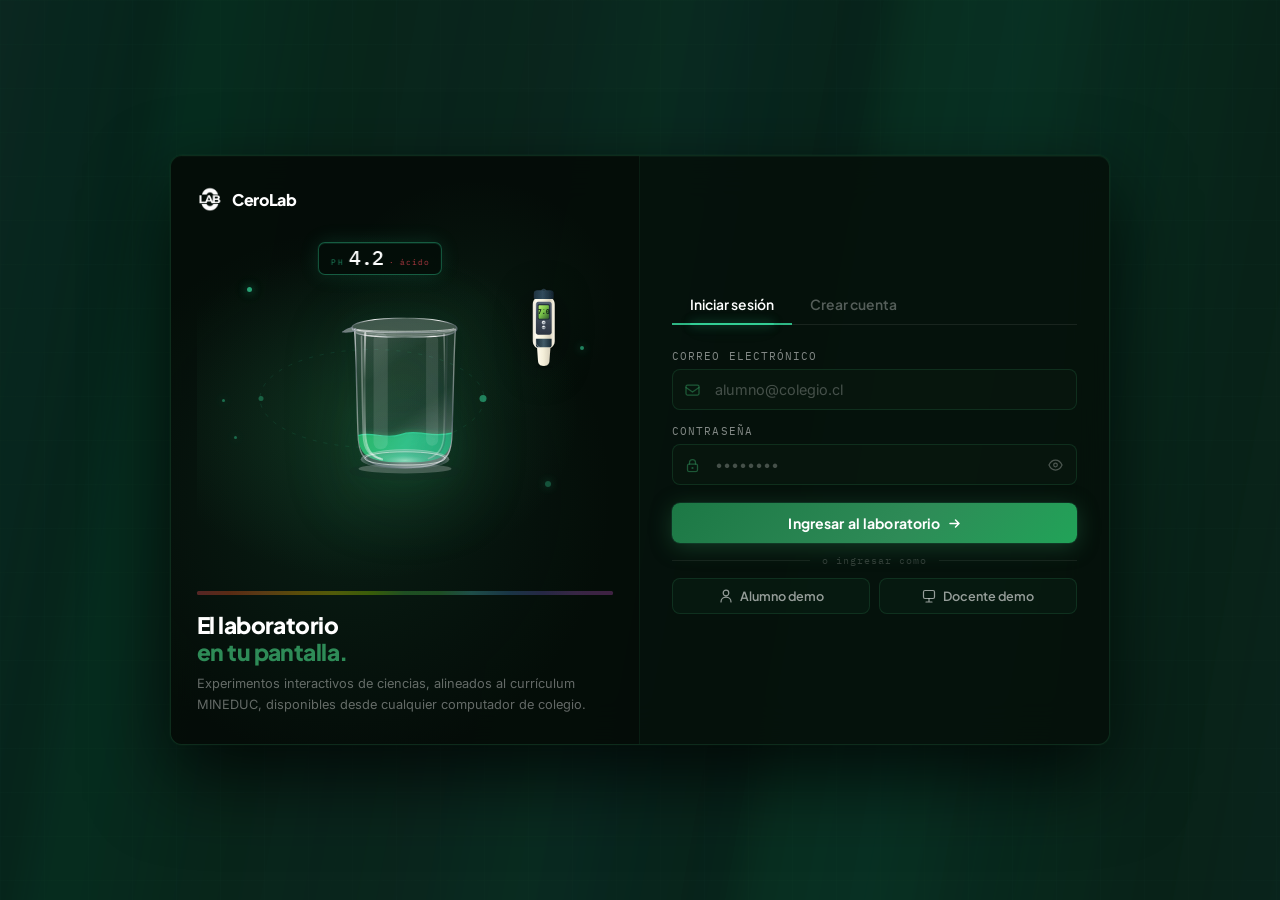
<file: login.html>
<!DOCTYPE html>
<html lang="es">
<head>
  <meta charset="UTF-8" />
  <meta name="viewport" content="width=device-width, initial-scale=1.0" />
  <title>Ingresar — CeroLab</title>
  <link rel="stylesheet" href="/shared/styles.css" />
  <style>
    body {
      display: flex; align-items: center; justify-content: center;
      min-height: 100vh; background: #060f0a;
    }

    /* ── Aurora ── */
    @keyframes aurora-login {
      from { background-position: 50% 50%, 50% 50%; }
      to   { background-position: 350% 50%, 350% 50%; }
    }
    .login-aurora {
      position: fixed; inset: 0; pointer-events: none; z-index: 0; overflow: hidden;
    }
    .login-aurora::before {
      content: ''; position: absolute; inset: -12%;
      filter: blur(20px); opacity: 0.18; will-change: background-position;
      background-image:
        repeating-linear-gradient(100deg,rgba(3,25,14,0) 0%,rgba(3,25,14,0) 7%,rgba(3,25,14,0.45) 10%,rgba(3,25,14,0.45) 12%,rgba(3,25,14,0) 16%),
        repeating-linear-gradient(100deg,rgba(5,150,105,1) 10%,rgba(16,185,129,0.8) 15%,rgba(52,211,153,0.6) 20%,rgba(45,212,191,0.5) 25%,rgba(6,95,70,0.9) 30%);
      background-size: 300% 300%, 200% 200%;
      animation: aurora-login 55s linear infinite;
    }
    .login-aurora::after {
      content: ''; position: absolute; inset: -12%;
      filter: blur(36px); opacity: 0.09; mix-blend-mode: screen;
      will-change: background-position;
      background-image:
        repeating-linear-gradient(100deg,rgba(3,25,14,0) 0%,rgba(3,25,14,0) 7%,rgba(3,25,14,0.45) 10%,rgba(3,25,14,0.45) 12%,rgba(3,25,14,0) 16%),
        repeating-linear-gradient(100deg,rgba(5,150,105,1) 10%,rgba(16,185,129,0.8) 15%,rgba(52,211,153,0.6) 20%,rgba(45,212,191,0.5) 25%,rgba(6,95,70,0.9) 30%);
      background-size: 200% 200%, 150% 150%;
      animation: aurora-login 40s linear infinite reverse;
    }
    @media (prefers-reduced-motion: reduce) {
      .login-aurora::before, .login-aurora::after { animation: none; }
    }

    /* ── Grid overlay ── */
    .login-grid {
      position: fixed; inset: 0; pointer-events: none; z-index: 0;
      background-image:
        linear-gradient(rgba(46,139,87,0.025) 1px, transparent 1px),
        linear-gradient(90deg, rgba(46,139,87,0.025) 1px, transparent 1px);
      background-size: 44px 44px;
    }

    /* ── Card shell ── */
    .login-shell {
      display: grid; grid-template-columns: 1fr 1fr;
      width: 100%; max-width: 940px; min-height: 590px;
      background: rgba(6,16,11,0.90);
      backdrop-filter: blur(20px); -webkit-backdrop-filter: blur(20px);
      border: 1px solid rgba(46,139,87,0.22);
      border-radius: 12px; overflow: hidden;
      position: relative; z-index: 1;
      box-shadow:
        0 32px 80px rgba(0,0,0,0.75),
        0 0 0 1px rgba(46,139,87,0.07),
        inset 0 1px 0 rgba(52,211,153,0.06);
    }

    /* ─────────────────────────── LEFT PANEL ─────────────────────────── */
    .login-visual {
      background: rgba(4,10,7,0.55);
      border-right: 1px solid rgba(46,139,87,0.14);
      display: flex; flex-direction: column;
      padding: 30px 26px 28px;
      position: relative; overflow: hidden;
    }
    .login-visual::before {
      content: ''; position: absolute; inset: 0; pointer-events: none;
      background:
        radial-gradient(ellipse 80% 65% at 38% 58%, rgba(27,94,63,0.22) 0%, transparent 70%),
        radial-gradient(ellipse 50% 35% at 65% 25%, rgba(46,139,87,0.09) 0%, transparent 60%);
    }

    .login-visual-logo {
      display: flex; align-items: center; gap: 9px;
      text-decoration: none; position: relative; z-index: 2; flex-shrink: 0;
    }
    .login-visual-logo img { height: 26px; }
    .login-visual-logo span {
      font-family: var(--display); font-size: 1.0rem;
      font-weight: 800; color: #fff; letter-spacing: -0.02em;
    }

    /* ── Scene ── */
    @keyframes sci-float  { from { transform: translateY(0px); } to { transform: translateY(-11px); } }
    @keyframes meter-float{ from { transform: translateY(0px) rotate(12deg); } to { transform: translateY(-8px) rotate(9deg); } }
    @keyframes hud-float  { from { transform: translateX(-50%) translateY(0); } to { transform: translateX(-50%) translateY(-6px); } }
    @keyframes ptcl       { from { transform: translateY(0) scale(1); opacity: 0.7; } to { transform: translateY(-14px) scale(0.7); opacity: 0.18; } }

    .lab-scene {
      flex: 1; position: relative;
      display: flex; align-items: center; justify-content: center;
      z-index: 2; min-height: 0;
    }
    .scene-glow-bg {
      position: absolute; inset: 0; pointer-events: none;
      background: radial-gradient(ellipse 72% 62% at 40% 54%, rgba(46,139,87,0.22) 0%, transparent 72%);
    }

    /* Orbit ring */
    .scene-orbit {
      position: absolute; top: 50%; left: 42%;
      transform: translate(-50%, -50%);
      width: 230px; height: 105px; pointer-events: none; z-index: 1;
    }
    .scene-orbit-svg {
      width: 100%; height: 100%;
      animation: orbit-spin 24s linear infinite;
      transform-origin: center center;
    }
    @keyframes orbit-spin {
      from { transform: rotate(0deg); } to { transform: rotate(360deg); }
    }

    .scene-beaker {
      width: 178px; position: relative; z-index: 3;
      filter: drop-shadow(0 14px 38px rgba(46,139,87,0.40)) drop-shadow(0 0 14px rgba(52,211,153,0.12));
      animation: sci-float 4.2s ease-in-out infinite alternate;
    }
    .scene-beaker svg { width: 100%; height: auto; display: block; }

    .scene-phmeter {
      position: absolute; right: 10%; top: 20%; width: 58px;
      z-index: 4;
      filter: drop-shadow(0 6px 18px rgba(0,0,0,0.45));
      animation: meter-float 5.2s ease-in-out 0.7s infinite alternate;
    }
    .scene-phmeter svg { width: 100%; height: auto; display: block; }

    .scene-hud-chip {
      position: absolute; top: 8%; left: 44%; transform: translateX(-50%);
      background: rgba(4,14,9,0.84); border: 1px solid rgba(52,211,153,0.40);
      border-radius: 7px; padding: 5px 12px 6px;
      display: flex; align-items: baseline; gap: 5px;
      backdrop-filter: blur(10px);
      animation: hud-float 4.8s ease-in-out 1.1s infinite alternate;
      box-shadow: 0 0 20px rgba(52,211,153,0.14), inset 0 1px 0 rgba(52,211,153,0.12);
      z-index: 5;
    }
    .hud-label { font-family: var(--mono); font-size: 0.48rem; letter-spacing: 0.2em; color: rgba(52,211,153,0.6); text-transform: uppercase; }
    .hud-val   { font-family: var(--mono); font-size: 1.25rem; font-weight: 500; color: #fff; line-height: 1; letter-spacing: -0.02em; }
    .hud-unit  { font-family: var(--mono); font-size: 0.48rem; color: rgba(214,69,80,0.85); letter-spacing: 0.1em; }

    .particle {
      position: absolute; border-radius: 50%;
      background: rgba(52,211,153,0.75);
      box-shadow: 0 0 8px rgba(52,211,153,0.6), 0 0 16px rgba(52,211,153,0.3);
      animation: ptcl var(--dur, 3.2s) ease-in-out infinite alternate;
      z-index: 5;
    }
    .p1 { width: 5px; height: 5px; top: 20%; left: 12%; --dur: 3.4s; }
    .p2 { width: 3px; height: 3px; top: 60%; left:  9%; --dur: 4.2s; opacity: 0.55; }
    .p3 { width: 4px; height: 4px; top: 36%; right: 7%; --dur: 2.9s; opacity: 0.8; }
    .p4 { width: 6px; height: 6px; top: 72%; right:15%; --dur: 3.8s; opacity: 0.45; }
    .p5 { width: 3px; height: 3px; top: 50%; left:  6%; --dur: 5.1s; opacity: 0.6; }

    /* ── Left copy ── */
    .login-visual-copy { position: relative; z-index: 2; padding-top: 6px; flex-shrink: 0; }
    .login-visual-copy .ph-scale-bar { height: 4px; border-radius: 1.5px; margin-bottom: 16px; opacity: 0.38; }
    .login-visual-copy h2 {
      font-family: var(--display); font-size: 1.42rem; font-weight: 800;
      letter-spacing: -0.025em; line-height: 1.2; color: #fff;
    }
    .login-visual-copy h2 em { font-style: normal; color: var(--science); }
    .login-visual-copy p { margin-top: 7px; font-size: 0.80rem; line-height: 1.7; color: rgba(255,255,255,0.38); }

    /* ─────────────────────────── RIGHT PANEL ─────────────────────────── */
    .login-form-panel {
      padding: 36px 32px;
      display: flex; flex-direction: column; justify-content: center;
    }

    /* ── Tabs ── */
    .login-tabs {
      display: flex; gap: 0;
      border-bottom: 1px solid rgba(255,255,255,0.08);
      margin-bottom: 24px;
    }
    .login-tab {
      font-family: var(--display); font-size: 0.87rem; font-weight: 600;
      padding: 10px 18px; cursor: pointer; color: rgba(255,255,255,0.32);
      border: none; background: none;
      border-bottom: 2px solid transparent; margin-bottom: -1px;
      transition: color 0.18s, border-color 0.18s;
      position: relative;
    }
    .login-tab:hover { color: rgba(255,255,255,0.65); }
    .login-tab.active { color: #fff; border-bottom-color: rgba(52,211,153,0.85); }
    .login-tab.active::after {
      content: ''; position: absolute; bottom: -2px; left: 18px; right: 18px; height: 2px;
      background: rgba(52,211,153,0.85);
      box-shadow: 0 0 10px rgba(52,211,153,0.55), 0 0 22px rgba(52,211,153,0.2);
      border-radius: 2px;
    }
    .login-tab:focus-visible { outline: 2px solid rgba(52,211,153,0.5); outline-offset: 2px; border-radius: 3px; }

    /* ── Form stack ── */
    .form-stack { display: flex; flex-direction: column; gap: 14px; }
    .form-error {
      font-family: var(--mono); font-size: 0.72rem; color: var(--acid);
      padding: 9px 12px; background: rgba(214,69,80,0.08); border: 1px solid rgba(214,69,80,0.2);
      border-radius: 7px; display: none;
    }

    /* ── Icon wrappers ── */
    .field-wrap { position: relative; }
    .field-wrap .field-icon {
      position: absolute; left: 13px; top: 50%; transform: translateY(-50%);
      color: rgba(46,139,87,0.58); pointer-events: none;
      display: flex; align-items: center; transition: color 0.18s;
    }
    .field-wrap:focus-within .field-icon { color: rgba(52,211,153,0.75); }
    .field-wrap .eye-btn {
      position: absolute; right: 11px; top: 50%; transform: translateY(-50%);
      background: none; border: none; cursor: pointer; padding: 3px;
      color: rgba(255,255,255,0.28); display: flex; align-items: center;
      transition: color 0.18s; border-radius: 3px;
    }
    .field-wrap .eye-btn:hover { color: rgba(255,255,255,0.65); }
    .field-wrap .eye-btn:focus-visible { outline: 2px solid rgba(52,211,153,0.5); outline-offset: 1px; }

    /* ── Input overrides for login page ── */
    .login-form-panel .form-input {
      padding-left: 42px; border-radius: 8px;
      background: rgba(10,26,17,0.58);
      border-color: rgba(46,139,87,0.22);
      transition: border-color 0.2s, box-shadow 0.2s, background 0.2s;
    }
    .login-form-panel .form-input:focus {
      border-color: rgba(52,211,153,0.52);
      background: rgba(12,32,21,0.72);
      box-shadow: 0 0 0 3px rgba(52,211,153,0.08), 0 0 22px rgba(52,211,153,0.06);
    }
    .login-form-panel .form-input.has-eye { padding-right: 42px; }

    /* ── Footer / button area ── */
    .form-footer { margin-top: 4px; display: flex; flex-direction: column; gap: 11px; }

    /* ── Primary CTA ── */
    .btn-login-main {
      width: 100%; justify-content: center;
      background: linear-gradient(135deg, #1c7845 0%, #2E8B57 58%, #21a358 100%);
      border-radius: 8px;
      box-shadow: 0 4px 22px rgba(46,139,87,0.34), 0 0 0 1px rgba(52,211,153,0.10);
      font-size: 0.88rem; letter-spacing: 0.01em;
      transition: transform 0.22s cubic-bezier(0.22,1,0.36,1), box-shadow 0.22s;
    }
    .btn-login-main:hover {
      transform: translateY(-2px);
      box-shadow: 0 8px 30px rgba(46,139,87,0.44), 0 0 0 1px rgba(52,211,153,0.18);
    }
    .btn-login-main:active { transform: translateY(0); box-shadow: 0 2px 10px rgba(46,139,87,0.2); }
    .btn-login-main:focus-visible { outline: 2px solid rgba(52,211,153,0.6); outline-offset: 2px; }

    /* ── Divider ── */
    .form-divider {
      display: flex; align-items: center; gap: 12px;
      font-family: var(--mono); font-size: 0.6rem;
      color: rgba(255,255,255,0.18); letter-spacing: 0.1em;
    }
    .form-divider::before, .form-divider::after {
      content: ''; flex: 1; height: 1px; background: rgba(255,255,255,0.07);
    }

    /* ── Demo glass buttons ── */
    .demo-grid { display: grid; grid-template-columns: 1fr 1fr; gap: 9px; }
    .demo-btn {
      display: flex; align-items: center; justify-content: center; gap: 7px;
      padding: 9px 12px;
      background: rgba(46,139,87,0.06);
      border: 1px solid rgba(46,139,87,0.22);
      border-radius: 8px;
      color: rgba(255,255,255,0.58);
      font-family: var(--display); font-size: 0.79rem; font-weight: 600;
      text-decoration: none; cursor: pointer;
      transition: background 0.18s, border-color 0.18s, color 0.18s, box-shadow 0.18s, transform 0.15s;
    }
    .demo-btn:hover {
      background: rgba(46,139,87,0.14); border-color: rgba(52,211,153,0.4);
      color: rgba(255,255,255,0.9); box-shadow: 0 0 16px rgba(46,139,87,0.14);
      transform: translateY(-1px);
    }
    .demo-btn:active { transform: translateY(0); }
    .demo-btn:focus-visible { outline: 2px solid rgba(52,211,153,0.5); outline-offset: 2px; border-radius: 8px; }

    /* ── Register secondary button ── */
    .btn-register-main {
      width: 100%; justify-content: center;
      background: rgba(46,139,87,0.14);
      border: 1px solid rgba(46,139,87,0.28);
      border-radius: 8px; color: rgba(255,255,255,0.88);
      font-size: 0.88rem;
      transition: background 0.18s, border-color 0.18s, transform 0.15s;
    }
    .btn-register-main:hover {
      background: rgba(46,139,87,0.24); border-color: rgba(52,211,153,0.38);
      transform: translateY(-1px);
    }
    .btn-register-main:active { transform: translateY(0); }
    .btn-register-main:focus-visible { outline: 2px solid rgba(52,211,153,0.5); outline-offset: 2px; }

    .terms-text {
      font-family: var(--mono); font-size: 0.63rem;
      color: rgba(255,255,255,0.26); text-align: center; line-height: 1.7;
    }

    /* ── Mobile ── */
    @media (max-width: 680px) {
      .login-shell { grid-template-columns: 1fr; min-height: auto; }
      .login-visual { display: none; }
      .login-form-panel { padding: 36px 26px; }
    }
  </style>
</head>
<body>
  <div class="login-aurora" aria-hidden="true"></div>
  <div class="login-grid"  aria-hidden="true"></div>

  <div class="login-shell">

    <!-- ══════════════ LEFT PANEL ══════════════ -->
    <div class="login-visual">
      <a href="/" class="login-visual-logo">
        <img src="/brand_assets/CeroLab PNG.png" alt="CeroLab" />
        <span>CeroLab</span>
      </a>

      <!-- Scientific scene -->
      <div class="lab-scene" aria-hidden="true">
        <div class="scene-glow-bg"></div>

        <!-- Orbit ring -->
        <div class="scene-orbit">
          <svg class="scene-orbit-svg" viewBox="0 0 230 105" fill="none">
            <ellipse cx="115" cy="52" rx="112" ry="49"
              stroke="rgba(52,211,153,0.11)" stroke-width="1" stroke-dasharray="4 7"/>
            <circle cx="226" cy="52" r="3.5" fill="rgba(52,211,153,0.55)"/>
            <circle cx="4"   cy="52" r="2.5" fill="rgba(52,211,153,0.35)"/>
          </svg>
        </div>

        <!-- Beaker (inline SVG, green liquid activated) -->
        <div class="scene-beaker">
          <svg viewBox="0 0 1200 1600" fill="none" xmlns="http://www.w3.org/2000/svg">
            <defs>
              <filter id="bk-shadow" x="-40%" y="-40%" width="180%" height="180%">
                <feDropShadow dx="0" dy="28" stdDeviation="26" flood-color="#000" flood-opacity="0.20"/>
              </filter>
              <filter id="bk-blur" x="-30%" y="-30%" width="160%" height="160%">
                <feGaussianBlur stdDeviation="2.2"/>
              </filter>
              <filter id="bk-liq-glow" x="-30%" y="-30%" width="160%" height="160%">
                <feDropShadow dx="0" dy="0" stdDeviation="20" flood-color="#2ed278" flood-opacity="0.55"/>
              </filter>
              <linearGradient id="bk-glass" x1="224" y1="228" x2="973" y2="1261" gradientUnits="userSpaceOnUse">
                <stop offset="0"    stop-color="#fff" stop-opacity="0.62"/>
                <stop offset="0.12" stop-color="#dfe8ee" stop-opacity="0.18"/>
                <stop offset="0.36" stop-color="#fff" stop-opacity="0.07"/>
                <stop offset="0.62" stop-color="#a9bbc7" stop-opacity="0.09"/>
                <stop offset="1"    stop-color="#fff" stop-opacity="0.42"/>
              </linearGradient>
              <linearGradient id="bk-edge" x1="253" y1="292" x2="949" y2="1238" gradientUnits="userSpaceOnUse">
                <stop offset="0"    stop-color="#fff" stop-opacity="0.92"/>
                <stop offset="0.23" stop-color="#7f8c93" stop-opacity="0.70"/>
                <stop offset="0.5"  stop-color="#fff" stop-opacity="0.45"/>
                <stop offset="0.78" stop-color="#65737d" stop-opacity="0.72"/>
                <stop offset="1"    stop-color="#fff" stop-opacity="0.85"/>
              </linearGradient>
              <linearGradient id="bk-rim" x1="262" y1="266" x2="932" y2="332" gradientUnits="userSpaceOnUse">
                <stop offset="0"    stop-color="#87929a" stop-opacity="0.6"/>
                <stop offset="0.18" stop-color="#fff" stop-opacity="0.95"/>
                <stop offset="0.52" stop-color="#cfd8de" stop-opacity="0.25"/>
                <stop offset="0.82" stop-color="#fff" stop-opacity="0.95"/>
                <stop offset="1"    stop-color="#67747e" stop-opacity="0.7"/>
              </linearGradient>
              <radialGradient id="bk-btm" cx="0" cy="0" r="1" gradientUnits="userSpaceOnUse" gradientTransform="translate(600 1217) rotate(90) scale(78 335)">
                <stop offset="0"    stop-color="#fff" stop-opacity="0.62"/>
                <stop offset="0.42" stop-color="#c8d2d9" stop-opacity="0.22"/>
                <stop offset="0.75" stop-color="#82909a" stop-opacity="0.35"/>
                <stop offset="1"    stop-color="#fff" stop-opacity="0.68"/>
              </radialGradient>
              <linearGradient id="bk-hl" x1="347" y1="308" x2="347" y2="1168" gradientUnits="userSpaceOnUse">
                <stop offset="0"    stop-color="#fff" stop-opacity="0.88"/>
                <stop offset="0.42" stop-color="#fff" stop-opacity="0.18"/>
                <stop offset="1"    stop-color="#fff" stop-opacity="0.62"/>
              </linearGradient>
              <linearGradient id="bk-rhl" x1="853" y1="318" x2="853" y2="1140" gradientUnits="userSpaceOnUse">
                <stop offset="0"   stop-color="#fff" stop-opacity="0.65"/>
                <stop offset="0.5" stop-color="#fff" stop-opacity="0.12"/>
                <stop offset="1"   stop-color="#fff" stop-opacity="0.46"/>
              </linearGradient>
              <linearGradient id="bk-liq-grad" x1="286" y1="1048" x2="913" y2="1238" gradientUnits="userSpaceOnUse">
                <stop offset="0"   stop-color="#2dd278" stop-opacity="0.68"/>
                <stop offset="0.5" stop-color="#34d399" stop-opacity="0.74"/>
                <stop offset="1"   stop-color="#10b981" stop-opacity="0.58"/>
              </linearGradient>
              <clipPath id="bk-clip">
                <path d="M266 336C272 453 277 706 283 1024C286 1178 336 1230 600 1230C864 1230 914 1178 917 1024C923 706 928 453 934 336C895 357 317 357 266 336Z"/>
              </clipPath>
            </defs>
            <ellipse cx="600" cy="1288" rx="374" ry="64" fill="#1b242a" opacity="0.16" filter="url(#bk-blur)"/>
            <ellipse cx="600" cy="1272" rx="314" ry="32" fill="#fff"    opacity="0.23" filter="url(#bk-blur)"/>
            <g filter="url(#bk-shadow)">
              <path d="M260 331C271 473 274 789 283 1033C287 1158 307 1217 422 1248C463 1259 523 1264 600 1264C677 1264 737 1259 778 1248C893 1217 913 1158 917 1033C926 789 929 473 940 331C902 363 300 363 260 331Z" fill="url(#bk-glass)"/>
              <path d="M260 331C271 473 274 789 283 1033C287 1158 307 1217 422 1248C463 1259 523 1264 600 1264C677 1264 737 1259 778 1248C893 1217 913 1158 917 1033C926 789 929 473 940 331C902 363 300 363 260 331Z" stroke="url(#bk-edge)" stroke-width="9" stroke-linejoin="round"/>
            </g>
            <!-- Green acid liquid -->
            <g clip-path="url(#bk-clip)" filter="url(#bk-liq-glow)">
              <path d="M286 1048C372 1018 467 1078 565 1044C684 1002 775 1068 913 1032V1238H286V1048Z" fill="url(#bk-liq-grad)"/>
              <path d="M286 1048C372 1018 467 1078 565 1044C684 1002 775 1068 913 1032" stroke="rgba(52,211,153,0.9)" stroke-width="8" stroke-linecap="round"/>
            </g>
            <path d="M307 382C309 536 312 843 319 1044C322 1146 363 1186 433 1204" stroke="#fff" stroke-opacity="0.34" stroke-width="11" stroke-linecap="round"/>
            <path d="M883 382C881 536 878 843 871 1044C868 1146 827 1186 757 1204" stroke="#53606a" stroke-opacity="0.28" stroke-width="10" stroke-linecap="round"/>
            <rect x="388" y="355" width="96" height="786" rx="46" fill="#fff" opacity="0.115"/>
            <rect x="742" y="367" width="82" height="750" rx="41"  fill="#fff" opacity="0.10"/>
            <path d="M242 320C242 284 399 256 593 256C781 256 935 284 949 320C954 333 947 346 926 357C847 396 353 394 274 358C257 351 247 342 242 320Z" fill="#fff" fill-opacity="0.22" stroke="url(#bk-rim)" stroke-width="8"/>
            <path d="M264 331C332 351 872 352 929 329" stroke="#fff" stroke-opacity="0.82" stroke-width="5" stroke-linecap="round"/>
            <path d="M242 320C222 324 200 333 178 351C214 354 245 350 275 335C264 333 252 329 242 320Z" fill="#f7fbff" fill-opacity="0.42" stroke="#7b8790" stroke-opacity="0.75" stroke-width="7" stroke-linejoin="round"/>
            <ellipse cx="600" cy="1208" rx="298" ry="67" fill="url(#bk-btm)" opacity="0.74"/>
            <ellipse cx="600" cy="1203" rx="271" ry="45" stroke="#fff" stroke-opacity="0.72" stroke-width="5"/>
            <path d="M332 357C327 490 324 835 331 1034C335 1137 367 1185 445 1209" stroke="url(#bk-hl)" stroke-width="14" stroke-linecap="round" opacity="0.78"/>
            <path d="M863 364C868 512 869 862 862 1041C858 1134 826 1178 758 1204" stroke="url(#bk-rhl)" stroke-width="10" stroke-linecap="round" opacity="0.58"/>
            <path d="M258 335C335 384 865 386 941 334" stroke="#fff" stroke-opacity="0.46" stroke-width="3"/>
          </svg>
        </div>

        <!-- pH meter pen -->
        <div class="scene-phmeter">
          <svg viewBox="0 0 900 1300" xmlns="http://www.w3.org/2000/svg">
            <defs>
              <linearGradient id="pm-body" x1="0" y1="0" x2="1" y2="0">
                <stop offset="0"    stop-color="#e8e4d6"/>
                <stop offset="0.16" stop-color="#fffbed"/>
                <stop offset="0.48" stop-color="#f4efd9"/>
                <stop offset="0.78" stop-color="#d9d2bd"/>
                <stop offset="1"    stop-color="#fdf9e9"/>
              </linearGradient>
              <linearGradient id="pm-cap" x1="0" y1="0" x2="1" y2="0">
                <stop offset="0"    stop-color="#1f3340"/>
                <stop offset="0.45" stop-color="#314b5c"/>
                <stop offset="1"    stop-color="#14242e"/>
              </linearGradient>
              <linearGradient id="pm-rubber" x1="0" y1="0" x2="1" y2="0">
                <stop offset="0"   stop-color="#1a2c36"/>
                <stop offset="0.5" stop-color="#425b68"/>
                <stop offset="1"   stop-color="#152630"/>
              </linearGradient>
              <linearGradient id="pm-screen" x1="0" y1="0" x2="1" y2="1">
                <stop offset="0"    stop-color="#b9f070"/>
                <stop offset="0.45" stop-color="#7bc44a"/>
                <stop offset="1"    stop-color="#315e2c"/>
              </linearGradient>
              <linearGradient id="pm-panel" x1="0" y1="0" x2="0" y2="1">
                <stop offset="0" stop-color="#536070"/>
                <stop offset="1" stop-color="#2d3542"/>
              </linearGradient>
              <filter id="pm-shadow" x="-30%" y="-30%" width="160%" height="160%">
                <feDropShadow dx="0" dy="25" stdDeviation="28" flood-color="#000" flood-opacity="0.25"/>
              </filter>
              <radialGradient id="pm-btn" cx="35%" cy="25%" r="70%">
                <stop offset="0"    stop-color="#fff"/>
                <stop offset="0.45" stop-color="#d8dde3"/>
                <stop offset="1"    stop-color="#87909b"/>
              </radialGradient>
            </defs>
            <g filter="url(#pm-shadow)">
              <path d="M443 82C443 46 457 36 477 36C498 36 511 48 511 82" fill="none" stroke="#263743" stroke-width="20" stroke-linecap="round"/>
              <path d="M323 92C323 63 346 49 374 49L580 49C608 49 631 63 631 92L631 164C631 187 612 203 589 203L365 203C342 203 323 187 323 164Z" fill="url(#pm-cap)"/>
              <path d="M339 185C319 207 307 232 307 270L307 842C307 889 334 930 374 948L389 1154C391 1195 425 1227 466 1227L488 1227C529 1227 563 1195 565 1154L580 948C620 930 647 889 647 842L647 270C647 232 635 207 615 185Z" fill="url(#pm-body)"/>
              <path d="M355 802L599 802L599 903C599 921 584 936 566 936L388 936C370 936 355 921 355 903Z" fill="url(#pm-rubber)"/>
              <path d="M354 264C354 244 370 228 390 228L564 228C584 228 600 244 600 264L600 704C600 724 584 740 564 740L390 740C370 740 354 724 354 704Z" fill="url(#pm-panel)"/>
              <rect x="384" y="268" width="186" height="238" rx="18" fill="#1b2630"/>
              <rect x="397" y="282" width="160" height="210" rx="11" fill="url(#pm-screen)"/>
              <text x="477" y="350" text-anchor="middle" font-family="Arial, sans-serif" font-size="20" fill="#1d3921">pH</text>
              <text x="478" y="425" text-anchor="middle" font-family="monospace" font-size="104" fill="#122617" font-weight="700">7.0</text>
              <circle cx="477" cy="554" r="33" fill="url(#pm-btn)" stroke="#1f2933" stroke-width="3"/>
              <text x="477" y="561" text-anchor="middle" font-family="Arial" font-size="17" fill="#23313b" font-weight="700">ON</text>
              <circle cx="477" cy="628" r="31" fill="url(#pm-btn)" stroke="#1f2933" stroke-width="3"/>
              <text x="477" y="634" text-anchor="middle" font-family="Arial" font-size="15" fill="#23313b" font-weight="700">MODE</text>
              <path d="M365 207C342 270 345 793 360 875C371 922 407 928 407 928" fill="none" stroke="#fff" stroke-width="15" stroke-opacity="0.32" stroke-linecap="round"/>
              <ellipse cx="477" cy="1242" rx="150" ry="23" fill="#000" opacity="0.13"/>
            </g>
          </svg>
        </div>

        <!-- pH HUD chip -->
        <div class="scene-hud-chip">
          <span class="hud-label">pH</span>
          <span class="hud-val">4.2</span>
          <span class="hud-unit">· ácido</span>
        </div>

        <!-- Particles -->
        <div class="particle p1"></div>
        <div class="particle p2"></div>
        <div class="particle p3"></div>
        <div class="particle p4"></div>
        <div class="particle p5"></div>
      </div>

      <!-- Bottom copy -->
      <div class="login-visual-copy">
        <div class="ph-scale-bar"></div>
        <h2>El laboratorio<br/><em>en tu pantalla.</em></h2>
        <p>Experimentos interactivos de ciencias, alineados al currículum MINEDUC, disponibles desde cualquier computador de colegio.</p>
      </div>
    </div>

    <!-- ══════════════ RIGHT PANEL ══════════════ -->
    <div class="login-form-panel">
      <div class="login-tabs" role="tablist">
        <button class="login-tab active" role="tab" aria-selected="true"  onclick="switchTab('login',this)">Iniciar sesión</button>
        <button class="login-tab"        role="tab" aria-selected="false" onclick="switchTab('register',this)">Crear cuenta</button>
      </div>

      <!-- Login form -->
      <form id="form-login" class="form-stack" novalidate onsubmit="handleLogin(event)">
        <div class="form-error" id="login-error">Correo o contraseña incorrectos.</div>

        <div class="form-field">
          <label class="form-label" for="login-email">Correo electrónico</label>
          <div class="field-wrap">
            <span class="field-icon">
              <svg width="15" height="15" viewBox="0 0 15 15" fill="none"><rect x="1" y="2.5" width="13" height="10" rx="1.5" stroke="currentColor" stroke-width="1.25"/><path d="M1 5l6.5 4.5L14 5" stroke="currentColor" stroke-width="1.25" stroke-linecap="round"/></svg>
            </span>
            <input id="login-email" class="form-input" type="email" placeholder="alumno@colegio.cl" autocomplete="email" required />
          </div>
        </div>

        <div class="form-field">
          <label class="form-label" for="login-pass">Contraseña</label>
          <div class="field-wrap">
            <span class="field-icon">
              <svg width="15" height="15" viewBox="0 0 15 15" fill="none"><rect x="2.5" y="6.5" width="10" height="7.5" rx="1.5" stroke="currentColor" stroke-width="1.25"/><path d="M4.5 6.5V5a3 3 0 0 1 6 0v1.5" stroke="currentColor" stroke-width="1.25" stroke-linecap="round"/><circle cx="7.5" cy="10.5" r="1.1" fill="currentColor"/></svg>
            </span>
            <input id="login-pass" class="form-input has-eye" type="password" placeholder="••••••••" autocomplete="current-password" required />
            <button type="button" class="eye-btn" onclick="togglePw('login-pass',this)" aria-label="Mostrar contraseña">
              <svg class="eye-show" width="15" height="15" viewBox="0 0 15 15" fill="none"><path d="M1 7.5C2.5 4 4.8 2.5 7.5 2.5S12.5 4 14 7.5C12.5 11 10.2 12.5 7.5 12.5S2.5 11 1 7.5Z" stroke="currentColor" stroke-width="1.25"/><circle cx="7.5" cy="7.5" r="1.8" stroke="currentColor" stroke-width="1.25"/></svg>
              <svg class="eye-hide" width="15" height="15" viewBox="0 0 15 15" fill="none" style="display:none"><path d="M2 2l11 11M5.5 5.7A2 2 0 0 0 9.5 9M3 3.5C1.8 4.6 1.2 5.9 1 7.5c1.5 3.5 3.8 5 6.5 5 1.2 0 2.3-.3 3.2-.8M6.5 2.8A6 6 0 0 1 7.5 2.7c2.7 0 5 1.5 6.5 4.8a9 9 0 0 1-1.5 2.4" stroke="currentColor" stroke-width="1.25" stroke-linecap="round"/></svg>
            </button>
          </div>
        </div>

        <div class="form-footer">
          <button type="submit" class="btn btn-primary btn-login-main">
            Ingresar al laboratorio
            <svg width="13" height="13" viewBox="0 0 13 13" fill="none" aria-hidden="true"><path d="M2 6.5H11M7.5 3L11 6.5L7.5 10" stroke="currentColor" stroke-width="1.5" stroke-linecap="round" stroke-linejoin="round"/></svg>
          </button>
          <div class="form-divider">o ingresar como</div>
          <div class="demo-grid">
            <a href="/role-select" class="demo-btn">
              <svg width="14" height="14" viewBox="0 0 14 14" fill="none" aria-hidden="true"><circle cx="7" cy="4" r="2.8" stroke="currentColor" stroke-width="1.2"/><path d="M2 13c0-2.8 2.2-4.8 5-4.8S12 10.2 12 13" stroke="currentColor" stroke-width="1.2" stroke-linecap="round"/></svg>
              Alumno demo
            </a>
            <a href="/profesor" class="demo-btn">
              <svg width="14" height="14" viewBox="0 0 14 14" fill="none" aria-hidden="true"><rect x="1.5" y="1.5" width="11" height="8" rx="1.5" stroke="currentColor" stroke-width="1.2"/><path d="M4 13h6M7 9.5v3" stroke="currentColor" stroke-width="1.2" stroke-linecap="round"/></svg>
              Docente demo
            </a>
          </div>
        </div>
      </form>

      <!-- Register form -->
      <form id="form-register" class="form-stack" style="display:none;" novalidate onsubmit="handleRegister(event)">
        <div class="form-field">
          <label class="form-label" for="reg-name">Nombre completo</label>
          <div class="field-wrap">
            <span class="field-icon">
              <svg width="15" height="15" viewBox="0 0 15 15" fill="none"><circle cx="7.5" cy="5" r="2.8" stroke="currentColor" stroke-width="1.25"/><path d="M2 14c0-3 2.5-5 5.5-5S13 11 13 14" stroke="currentColor" stroke-width="1.25" stroke-linecap="round"/></svg>
            </span>
            <input id="reg-name" class="form-input" type="text" placeholder="Valentina González" autocomplete="name" required />
          </div>
        </div>

        <div class="form-field">
          <label class="form-label" for="reg-email">Correo electrónico</label>
          <div class="field-wrap">
            <span class="field-icon">
              <svg width="15" height="15" viewBox="0 0 15 15" fill="none"><rect x="1" y="2.5" width="13" height="10" rx="1.5" stroke="currentColor" stroke-width="1.25"/><path d="M1 5l6.5 4.5L14 5" stroke="currentColor" stroke-width="1.25" stroke-linecap="round"/></svg>
            </span>
            <input id="reg-email" class="form-input" type="email" placeholder="alumno@colegio.cl" autocomplete="email" required />
          </div>
        </div>

        <div class="form-field">
          <label class="form-label" for="reg-pass">Contraseña</label>
          <div class="field-wrap">
            <span class="field-icon">
              <svg width="15" height="15" viewBox="0 0 15 15" fill="none"><rect x="2.5" y="6.5" width="10" height="7.5" rx="1.5" stroke="currentColor" stroke-width="1.25"/><path d="M4.5 6.5V5a3 3 0 0 1 6 0v1.5" stroke="currentColor" stroke-width="1.25" stroke-linecap="round"/><circle cx="7.5" cy="10.5" r="1.1" fill="currentColor"/></svg>
            </span>
            <input id="reg-pass" class="form-input has-eye" type="password" placeholder="Mínimo 8 caracteres" autocomplete="new-password" required minlength="8" />
            <button type="button" class="eye-btn" onclick="togglePw('reg-pass',this)" aria-label="Mostrar contraseña">
              <svg class="eye-show" width="15" height="15" viewBox="0 0 15 15" fill="none"><path d="M1 7.5C2.5 4 4.8 2.5 7.5 2.5S12.5 4 14 7.5C12.5 11 10.2 12.5 7.5 12.5S2.5 11 1 7.5Z" stroke="currentColor" stroke-width="1.25"/><circle cx="7.5" cy="7.5" r="1.8" stroke="currentColor" stroke-width="1.25"/></svg>
              <svg class="eye-hide" width="15" height="15" viewBox="0 0 15 15" fill="none" style="display:none"><path d="M2 2l11 11M5.5 5.7A2 2 0 0 0 9.5 9M3 3.5C1.8 4.6 1.2 5.9 1 7.5c1.5 3.5 3.8 5 6.5 5 1.2 0 2.3-.3 3.2-.8M6.5 2.8A6 6 0 0 1 7.5 2.7c2.7 0 5 1.5 6.5 4.8a9 9 0 0 1-1.5 2.4" stroke="currentColor" stroke-width="1.25" stroke-linecap="round"/></svg>
            </button>
          </div>
        </div>

        <div class="form-footer">
          <button type="submit" class="btn btn-register-main">Crear cuenta</button>
          <p class="terms-text">Al crear una cuenta aceptas los<br/>términos de uso de CeroLab.</p>
        </div>
      </form>
    </div>
  </div>

  <script>
    function switchTab(tab, btn) {
      document.querySelectorAll('.login-tab').forEach(t => { t.classList.remove('active'); t.setAttribute('aria-selected','false'); });
      btn.classList.add('active'); btn.setAttribute('aria-selected','true');
      document.getElementById('form-login').style.display    = tab === 'login'    ? 'flex' : 'none';
      document.getElementById('form-register').style.display = tab === 'register' ? 'flex' : 'none';
    }
    function handleLogin(e) {
      e.preventDefault();
      const email = document.getElementById('login-email').value;
      const pass  = document.getElementById('login-pass').value;
      if ((email === 'alumno@demo.cl' && pass === 'demo1234') || email.includes('@')) {
        window.location.href = '/role-select';
      } else {
        document.getElementById('login-error').style.display = 'block';
      }
    }
    function handleRegister(e) {
      e.preventDefault();
      window.location.href = '/role-select';
    }
    function togglePw(id, btn) {
      const input = document.getElementById(id);
      const hidden = input.type === 'password';
      input.type = hidden ? 'text' : 'password';
      btn.querySelector('.eye-show').style.display = hidden ? 'none' : '';
      btn.querySelector('.eye-hide').style.display = hidden ? ''     : 'none';
      btn.setAttribute('aria-label', hidden ? 'Ocultar contraseña' : 'Mostrar contraseña');
    }
  </script>
</body>
</html>
</file>
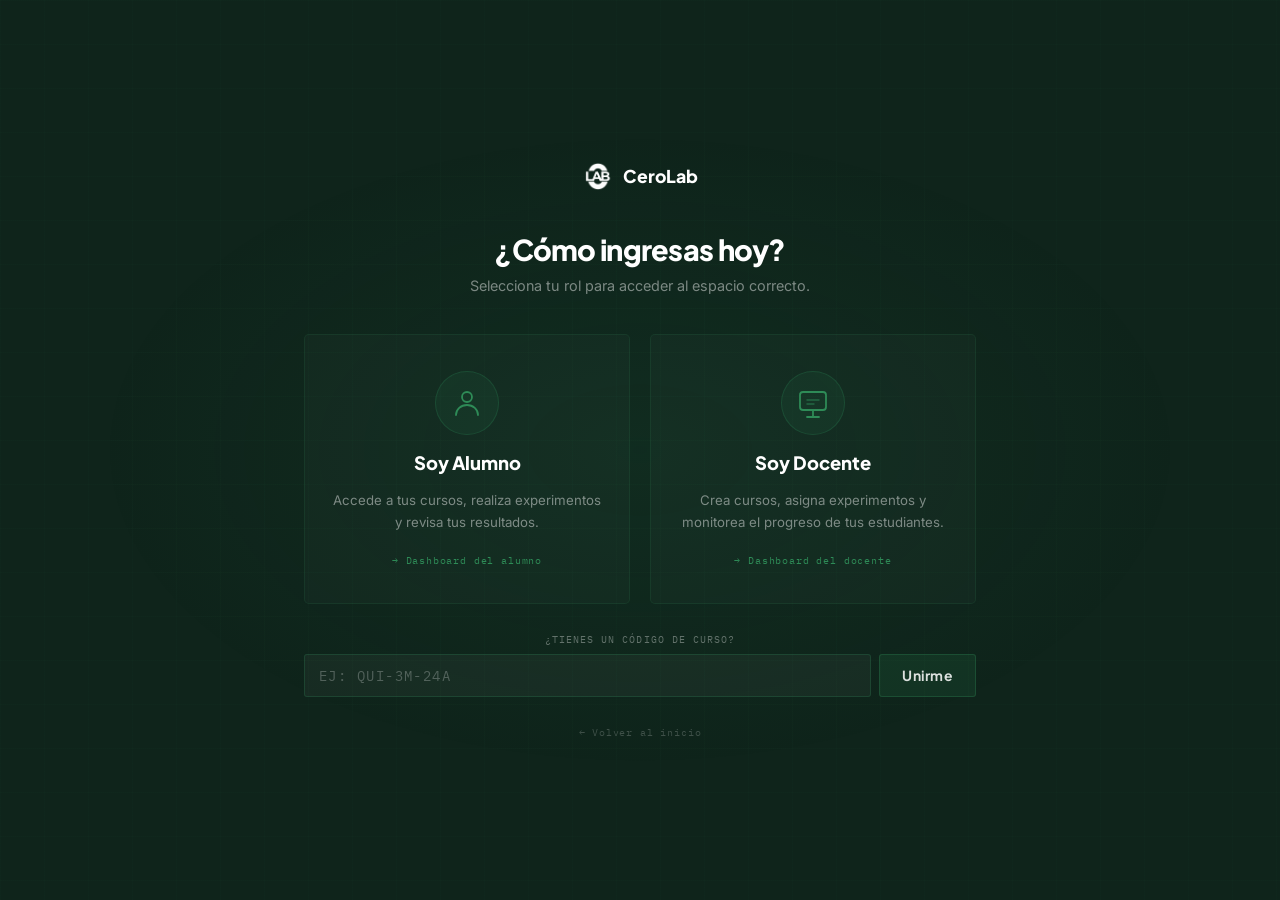
<file: role-select.html>
<!DOCTYPE html>
<html lang="es">
<head>
  <meta charset="UTF-8" />
  <meta name="viewport" content="width=device-width, initial-scale=1.0" />
  <title>¿Cómo ingresas? — CeroLab</title>
  <link rel="stylesheet" href="/shared/styles.css" />
  <style>
    body { display: flex; align-items: center; justify-content: center; min-height: 100vh; background: var(--dark-lab); }
    .bg-grad {
      position: fixed; inset: 0; pointer-events: none;
      background: radial-gradient(ellipse 60% 50% at 50% 50%, rgba(27,94,63,0.14) 0%, transparent 70%);
    }
    .bg-grid {
      position: fixed; inset: 0; pointer-events: none;
      background-image: linear-gradient(rgba(46,139,87,0.03) 1px, transparent 1px), linear-gradient(90deg, rgba(46,139,87,0.03) 1px, transparent 1px);
      background-size: 44px 44px;
    }
    .role-wrap {
      position: relative; z-index: 1; width: 100%; max-width: 720px;
      padding: 40px 24px; text-align: center;
    }
    .role-logo { display: flex; align-items: center; justify-content: center; gap: 10px; text-decoration: none; margin-bottom: 40px; }
    .role-logo img { height: 30px; }
    .role-logo span { font-family: var(--display); font-size: 1.1rem; font-weight: 800; color: #fff; }
    .role-title { font-family: var(--display); font-size: 1.8rem; font-weight: 800; letter-spacing: -0.025em; color: #fff; margin-bottom: 10px; }
    .role-sub { font-size: 0.9rem; color: rgba(255,255,255,0.45); margin-bottom: 40px; }
    .role-cards { display: grid; grid-template-columns: 1fr 1fr; gap: 20px; }
    .role-card {
      background: rgba(255,255,255,0.02); border: 1.5px solid rgba(46,139,87,0.15);
      border-radius: 5px; padding: 36px 28px; cursor: pointer; text-decoration: none;
      display: flex; flex-direction: column; align-items: center; gap: 16px;
      transition: background 0.2s, border-color 0.2s, transform 0.15s;
      position: relative; overflow: hidden;
    }
    .role-card:hover { background: rgba(46,139,87,0.08); border-color: rgba(46,139,87,0.4); transform: translateY(-3px); }
    .role-card:focus-visible { outline: 2px solid var(--science); outline-offset: 3px; }
    .role-card:active { transform: translateY(0); }
    .role-card-icon {
      width: 64px; height: 64px; border-radius: 50%;
      background: rgba(46,139,87,0.1); border: 1.5px solid rgba(46,139,87,0.25);
      display: flex; align-items: center; justify-content: center;
    }
    .role-card h3 { font-family: var(--display); font-size: 1.15rem; font-weight: 800; color: #fff; }
    .role-card p { font-size: 0.83rem; line-height: 1.65; color: rgba(255,255,255,0.45); text-align: center; }
    .role-card .role-hint { font-family: var(--mono); font-size: 0.65rem; letter-spacing: 0.08em; color: var(--science); margin-top: 4px; }
    .role-card-glow {
      position: absolute; inset: 0; border-radius: 5px; pointer-events: none;
      background: radial-gradient(ellipse 60% 50% at 50% 0%, rgba(46,139,87,0.12) 0%, transparent 70%);
      opacity: 0; transition: opacity 0.2s;
    }
    .role-card:hover .role-card-glow { opacity: 1; }

    /* Student card with code input option */
    .code-input-wrap { margin-top: 28px; width: 100%; }
    .code-input-wrap label { font-family: var(--mono); font-size: 0.65rem; letter-spacing: 0.1em; text-transform: uppercase; color: rgba(255,255,255,0.35); display: block; margin-bottom: 8px; }
    .code-input-row { display: flex; gap: 8px; }
    .code-input-row input { flex: 1; }

    @media (max-width: 540px) {
      .role-cards { grid-template-columns: 1fr; }
    }
  </style>
</head>
<body>
  <div class="bg-grad"></div>
  <div class="bg-grid"></div>

  <div class="role-wrap">
    <a href="/" class="role-logo">
      <img src="/brand_assets/CeroLab PNG.png" alt="CeroLab" />
      <span>CeroLab</span>
    </a>

    <h1 class="role-title">¿Cómo ingresas hoy?</h1>
    <p class="role-sub">Selecciona tu rol para acceder al espacio correcto.</p>

    <div class="role-cards">
      <!-- Alumno -->
      <a href="/alumno" class="role-card" aria-label="Ingresar como Alumno">
        <div class="role-card-glow"></div>
        <div class="role-card-icon">
          <svg width="32" height="32" viewBox="0 0 32 32" fill="none" aria-hidden="true">
            <circle cx="16" cy="10" r="5" stroke="var(--science)" stroke-width="1.8"/>
            <path d="M5 28C5 22.5 9.9 18 16 18s11 4.5 11 10" stroke="var(--science)" stroke-width="1.8" stroke-linecap="round"/>
          </svg>
        </div>
        <h3>Soy Alumno</h3>
        <p>Accede a tus cursos, realiza experimentos y revisa tus resultados.</p>
        <span class="role-hint">→ Dashboard del alumno</span>
      </a>

      <!-- Profesor -->
      <a href="/profesor" class="role-card" aria-label="Ingresar como Docente">
        <div class="role-card-glow"></div>
        <div class="role-card-icon">
          <svg width="32" height="32" viewBox="0 0 32 32" fill="none" aria-hidden="true">
            <rect x="3" y="5" width="26" height="18" rx="3" stroke="var(--science)" stroke-width="1.8"/>
            <path d="M10 30h12M16 23v7" stroke="var(--science)" stroke-width="1.8" stroke-linecap="round"/>
            <path d="M10 13h12M10 17h7" stroke="var(--science)" stroke-width="1.4" stroke-linecap="round" opacity="0.6"/>
          </svg>
        </div>
        <h3>Soy Docente</h3>
        <p>Crea cursos, asigna experimentos y monitorea el progreso de tus estudiantes.</p>
        <span class="role-hint">→ Dashboard del docente</span>
      </a>
    </div>

    <!-- Code input for students -->
    <div class="code-input-wrap">
      <label for="course-code">¿Tienes un código de curso?</label>
      <div class="code-input-row">
        <input id="course-code" class="form-input" type="text" placeholder="Ej: QUI-3M-24A" maxlength="12" style="text-transform:uppercase;font-family:var(--mono);letter-spacing:0.1em;" />
        <button class="btn btn-secondary" onclick="enterWithCode()">Unirme</button>
      </div>
    </div>

    <p style="margin-top:28px;font-family:var(--mono);font-size:0.65rem;color:rgba(255,255,255,0.2);letter-spacing:0.08em;">
      <a href="/" style="color:inherit;text-decoration:none;">← Volver al inicio</a>
    </p>
  </div>

  <script>
    function enterWithCode() {
      const code = document.getElementById('course-code').value.trim();
      if (code.length >= 3) window.location.href = '/alumno';
      else { document.getElementById('course-code').focus(); document.getElementById('course-code').style.borderColor = 'var(--acid)'; }
    }
    document.getElementById('course-code').addEventListener('keydown', e => { if (e.key === 'Enter') enterWithCode(); });
  </script>
</body>
</html>
</file>
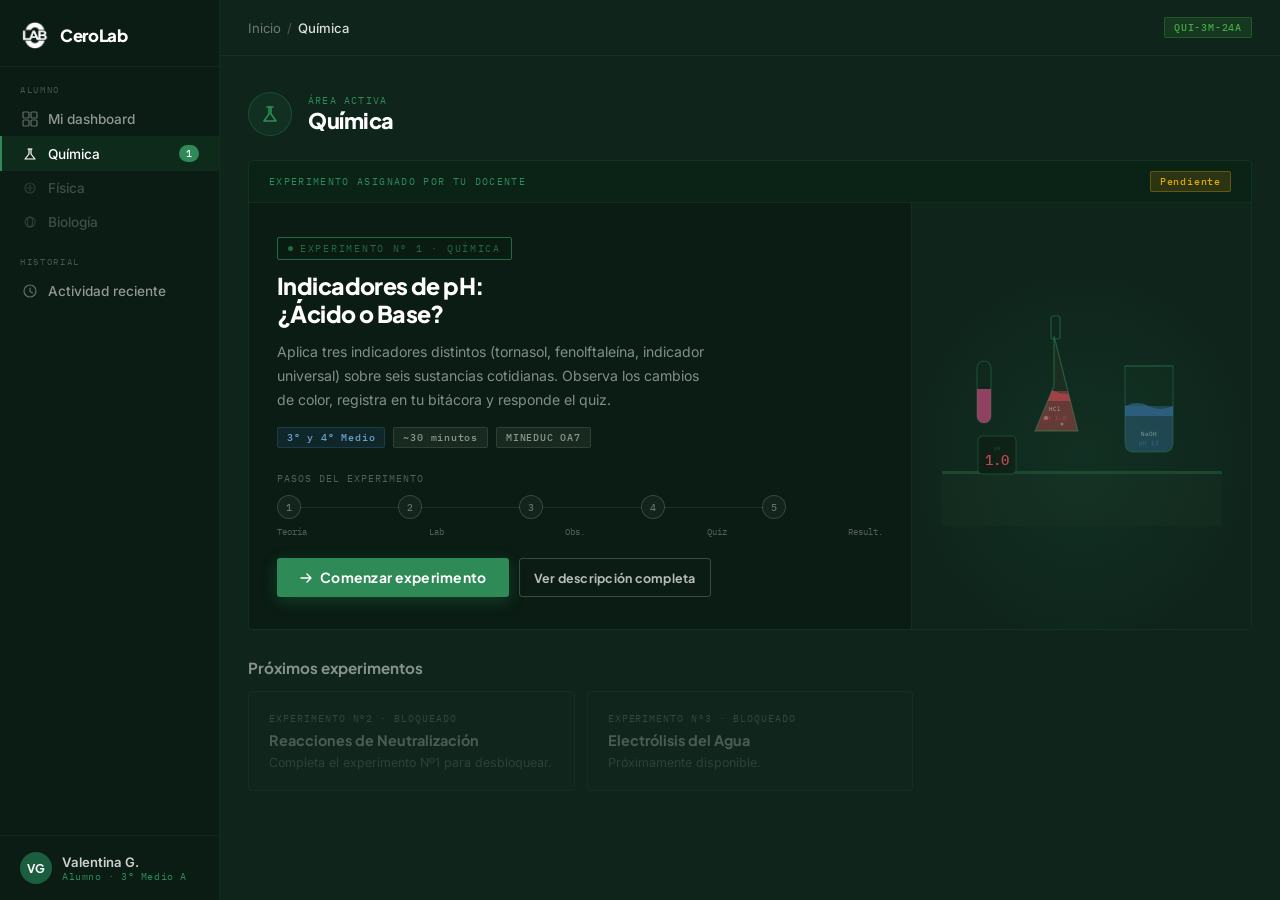
<file: alumno/quimica.html>
<!DOCTYPE html>
<html lang="es">
<head>
  <meta charset="UTF-8" />
  <meta name="viewport" content="width=device-width, initial-scale=1.0" />
  <title>Química — CeroLab</title>
  <link rel="stylesheet" href="/shared/styles.css" />
  <style>
    .exp-hero {
      background: var(--dark-lab-3); border: 1px solid rgba(46,139,87,0.2); border-radius: 5px;
      padding: 0; overflow: hidden; margin-bottom: 28px;
    }
    .exp-hero-body { display: grid; grid-template-columns: 1fr 340px; gap: 0; }
    .exp-hero-content { padding: 32px 28px; display: flex; flex-direction: column; justify-content: space-between; }
    .exp-hero-visual {
      background: var(--dark-lab); border-left: 1px solid rgba(46,139,87,0.12);
      display: flex; align-items: center; justify-content: center; padding: 24px; position: relative; overflow: hidden;
    }
    .exp-hero-visual::before {
      content: ''; position: absolute; inset: 0;
      background: radial-gradient(ellipse 80% 70% at 50% 60%, rgba(27,94,63,0.2) 0%, transparent 70%);
      pointer-events: none;
    }
    .locked-chip {
      display: flex; align-items: center; gap: 7px;
      padding: 8px 14px; background: rgba(255,255,255,0.03);
      border: 1px solid rgba(255,255,255,0.07); border-radius: 3px;
      font-family: var(--mono); font-size: 0.7rem; color: rgba(255,255,255,0.4);
    }
    @media (max-width: 700px) { .exp-hero-body { grid-template-columns: 1fr; } .exp-hero-visual { display: none; } }
  </style>
</head>
<body>
<div class="app-shell">

  <!-- SIDEBAR -->
  <aside class="sidebar" aria-label="Navegación alumno">
    <a href="/" class="sidebar-logo">
      <img src="/brand_assets/CeroLab PNG.png" alt="CeroLab" />
      <span class="sidebar-logo-text">CeroLab</span>
    </a>

    <span class="sidebar-section-label">Alumno</span>
    <a href="/alumno" class="sidebar-link">
      <svg width="16" height="16" viewBox="0 0 16 16" fill="none" aria-hidden="true"><rect x="1" y="1" width="6" height="6" rx="1" stroke="currentColor" stroke-width="1.2"/><rect x="9" y="1" width="6" height="6" rx="1" stroke="currentColor" stroke-width="1.2"/><rect x="1" y="9" width="6" height="6" rx="1" stroke="currentColor" stroke-width="1.2"/><rect x="9" y="9" width="6" height="6" rx="1" stroke="currentColor" stroke-width="1.2"/></svg>
      Mi dashboard
    </a>
    <a href="/alumno/quimica" class="sidebar-link active" aria-current="page">
      <svg width="16" height="16" viewBox="0 0 16 16" fill="none" aria-hidden="true"><path d="M7 3V8L3 13H13L9 8V3" stroke="currentColor" stroke-width="1.2" stroke-linecap="round" stroke-linejoin="round"/><path d="M6 3H10" stroke="currentColor" stroke-width="1.2" stroke-linecap="round"/></svg>
      Química
      <span class="sidebar-badge">1</span>
    </a>
    <a href="#" class="sidebar-link" style="opacity:0.4;pointer-events:none;">
      <svg width="16" height="16" viewBox="0 0 16 16" fill="none" aria-hidden="true"><circle cx="8" cy="8" r="5" stroke="currentColor" stroke-width="1.2"/><path d="M5 8h6M8 5v6" stroke="currentColor" stroke-width="1.2" stroke-linecap="round"/></svg>
      Física
    </a>
    <a href="#" class="sidebar-link" style="opacity:0.4;pointer-events:none;">
      <svg width="16" height="16" viewBox="0 0 16 16" fill="none" aria-hidden="true"><circle cx="8" cy="8" r="5" stroke="currentColor" stroke-width="1.2"/><ellipse cx="8" cy="8" rx="2.5" ry="5" stroke="currentColor" stroke-width="1.2"/></svg>
      Biología
    </a>

    <span class="sidebar-section-label">Historial</span>
    <a href="/alumno" class="sidebar-link">
      <svg width="16" height="16" viewBox="0 0 16 16" fill="none" aria-hidden="true"><circle cx="8" cy="8" r="6" stroke="currentColor" stroke-width="1.2"/><path d="M8 5v3.5l2.5 1.5" stroke="currentColor" stroke-width="1.2" stroke-linecap="round"/></svg>
      Actividad reciente
    </a>

    <div class="sidebar-user">
      <div class="sidebar-avatar">VG</div>
      <div>
        <div class="sidebar-user-name">Valentina G.</div>
        <div class="sidebar-user-role">Alumno · 3° Medio A</div>
      </div>
    </div>
  </aside>

  <!-- MAIN -->
  <main class="app-main">
    <div class="topbar">
      <nav class="topbar-breadcrumb" aria-label="Ubicación">
        <a href="/alumno">Inicio</a>
        <span aria-hidden="true">/</span>
        <span class="current">Química</span>
      </nav>
      <div class="topbar-right">
        <span class="chip chip-green">QUI-3M-24A</span>
      </div>
    </div>

    <div class="page-pad">

      <!-- Area header -->
      <div style="display:flex;align-items:center;gap:16px;margin-bottom:24px;">
        <div style="width:44px;height:44px;border-radius:50%;background:rgba(46,139,87,0.12);border:1px solid rgba(46,139,87,0.3);display:flex;align-items:center;justify-content:center;" aria-hidden="true">
          <svg width="22" height="22" viewBox="0 0 22 22" fill="none"><path d="M10 4V11L5 18H17L12 11V4" stroke="var(--science)" stroke-width="1.6" stroke-linecap="round" stroke-linejoin="round"/><path d="M8 4H14" stroke="var(--science)" stroke-width="1.6" stroke-linecap="round"/></svg>
        </div>
        <div>
          <div style="font-family:var(--mono);font-size:0.62rem;letter-spacing:0.12em;color:var(--science);">ÁREA ACTIVA</div>
          <h1 style="font-family:var(--display);font-size:1.35rem;font-weight:800;letter-spacing:-0.02em;color:#fff;">Química</h1>
        </div>
      </div>

      <!-- Featured experiment: Acid-Base -->
      <div class="exp-hero">
        <div style="background:rgba(46,139,87,0.06);border-bottom:1px solid rgba(46,139,87,0.12);padding:10px 20px;display:flex;align-items:center;gap:10px;">
          <span style="font-family:var(--mono);font-size:0.6rem;letter-spacing:0.14em;color:var(--science);">EXPERIMENTO ASIGNADO POR TU DOCENTE</span>
          <span class="chip chip-yellow" style="margin-left:auto;">Pendiente</span>
        </div>
        <div class="exp-hero-body">
          <div class="exp-hero-content">
            <div>
              <span class="section-tag" style="color:var(--science);font-size:0.6rem;">Experimento Nº 1 · Química</span>
              <h2 style="font-family:var(--display);font-size:1.45rem;font-weight:800;letter-spacing:-0.025em;line-height:1.2;color:#fff;margin-top:12px;">
                Indicadores de pH:<br/>¿Ácido o Base?
              </h2>
              <p style="margin-top:12px;font-size:0.88rem;line-height:1.7;color:rgba(255,255,255,0.5);max-width:440px;">
                Aplica tres indicadores distintos (tornasol, fenolftaleína, indicador universal) sobre seis sustancias cotidianas. Observa los cambios de color, registra en tu bitácora y responde el quiz.
              </p>
              <div style="display:flex;flex-wrap:wrap;gap:8px;margin-top:16px;">
                <span class="chip chip-blue">3° y 4° Medio</span>
                <span class="chip chip-gray">~30 minutos</span>
                <span class="chip chip-gray">MINEDUC OA7</span>
              </div>
            </div>

            <!-- Steps preview -->
            <div style="margin-top:24px;">
              <div style="font-family:var(--mono);font-size:0.62rem;letter-spacing:0.1em;color:rgba(255,255,255,0.3);margin-bottom:10px;">PASOS DEL EXPERIMENTO</div>
              <div class="step-track" aria-label="Pasos del experimento">
                <div class="step-item">
                  <div class="step-dot" style="width:24px;height:24px;font-size:0.65rem;">1</div>
                  <div class="step-line"></div>
                </div>
                <div class="step-item">
                  <div class="step-dot" style="width:24px;height:24px;font-size:0.65rem;">2</div>
                  <div class="step-line"></div>
                </div>
                <div class="step-item">
                  <div class="step-dot" style="width:24px;height:24px;font-size:0.65rem;">3</div>
                  <div class="step-line"></div>
                </div>
                <div class="step-item">
                  <div class="step-dot" style="width:24px;height:24px;font-size:0.65rem;">4</div>
                  <div class="step-line"></div>
                </div>
                <div class="step-item">
                  <div class="step-dot" style="width:24px;height:24px;font-size:0.65rem;">5</div>
                </div>
              </div>
              <div style="display:flex;justify-content:space-between;margin-top:6px;font-family:var(--mono);font-size:0.58rem;color:rgba(255,255,255,0.3);">
                <span>Teoría</span><span>Lab</span><span>Obs.</span><span>Quiz</span><span>Result.</span>
              </div>
            </div>

            <div style="display:flex;gap:10px;flex-wrap:wrap;margin-top:20px;">
              <a href="/experimento/acido-base/concepto" class="btn btn-primary">
                <svg width="14" height="14" viewBox="0 0 14 14" fill="none" aria-hidden="true"><path d="M2 7H12M8 3L12 7L8 11" stroke="currentColor" stroke-width="1.4" stroke-linecap="round" stroke-linejoin="round"/></svg>
                Comenzar experimento
              </a>
              <button class="btn btn-ghost btn-sm" onclick="alert('Vista previa próximamente')">Ver descripción completa</button>
            </div>
          </div>

          <!-- Visual -->
          <div class="exp-hero-visual" aria-hidden="true">
            <svg width="280" height="220" viewBox="0 0 280 220" fill="none">
              <!-- bench surface -->
              <rect x="0" y="165" width="280" height="55" fill="rgba(20,42,30,0.8)"/>
              <rect x="0" y="165" width="280" height="3" fill="rgba(46,139,87,0.3)"/>
              <!-- Flask -->
              <g transform="translate(90,30)">
                <path d="M22 0 L22 50 L3 95 L46 95 Z" fill="rgba(214,69,80,0.07)" stroke="rgba(46,139,87,0.5)" stroke-width="1.3"/>
                <clipPath id="qf"><path d="M22 0 L22 50 L3 95 L46 95 Z"/></clipPath>
                <g clip-path="url(#qf)">
                  <rect x="0" y="55" width="49" height="45" fill="rgba(214,69,80,0.45)"/>
                  <path d="M0,55 Q12,49 22,55 Q34,61 49,55 L49,65 L0,65 Z" fill="rgba(214,69,80,0.65)"/>
                  <circle class="bubble b1" cx="14" cy="82" r="2" fill="rgba(255,255,255,0.4)"/>
                  <circle class="bubble b3" cx="30" cy="88" r="1.5" fill="rgba(255,255,255,0.35)"/>
                </g>
                <rect x="19" y="-20" width="9" height="23" rx="2" fill="none" stroke="rgba(46,139,87,0.5)" stroke-width="1.2"/>
                <text x="23" y="75" font-family="IBM Plex Mono" font-size="6" fill="rgba(255,255,255,0.6)" text-anchor="middle">HCl</text>
                <text x="23" y="84" font-family="IBM Plex Mono" font-size="5.5" fill="rgba(214,69,80,0.9)" text-anchor="middle">pH 1.0</text>
              </g>
              <!-- Beaker -->
              <g transform="translate(180,60)">
                <path d="M3 0 L3 75 Q3 86 12 86 L42 86 Q51 86 51 75 L51 0 Z" fill="rgba(46,139,87,0.04)" stroke="rgba(46,139,87,0.4)" stroke-width="1.2"/>
                <line x1="3" y1="0" x2="51" y2="0" stroke="rgba(46,139,87,0.4)" stroke-width="1.2"/>
                <clipPath id="qb"><path d="M3 0 L3 75 Q3 86 12 86 L42 86 Q51 86 51 75 L51 0 Z"/></clipPath>
                <g clip-path="url(#qb)">
                  <rect x="3" y="40" width="48" height="50" fill="rgba(58,110,165,0.4)"/>
                  <path d="M3,40 Q16,34 27,40 Q38,46 51,40 L51,50 L3,50 Z" fill="rgba(58,110,165,0.6)"/>
                </g>
                <text x="27" y="70" font-family="IBM Plex Mono" font-size="6" fill="rgba(255,255,255,0.55)" text-anchor="middle">NaOH</text>
                <text x="27" y="79" font-family="IBM Plex Mono" font-size="5.5" fill="rgba(58,110,165,0.9)" text-anchor="middle">pH 13</text>
              </g>
              <!-- Test tube -->
              <g transform="translate(35,55)">
                <rect x="0" y="0" width="14" height="62" rx="7" fill="none" stroke="rgba(46,139,87,0.4)" stroke-width="1.2"/>
                <clipPath id="qt"><rect x="0" y="0" width="14" height="62" rx="7"/></clipPath>
                <g clip-path="url(#qt)"><rect x="0" y="28" width="14" height="38" fill="rgba(232,75,138,0.65)"/></g>
              </g>
              <!-- pH meter small -->
              <g transform="translate(36,130)">
                <rect x="0" y="0" width="38" height="38" rx="4" fill="#0d1a12" stroke="rgba(46,139,87,0.4)" stroke-width="1"/>
                <text x="19" y="14" font-family="IBM Plex Mono" font-size="5" fill="rgba(46,139,87,0.5)" text-anchor="middle">pH</text>
                <text x="19" y="29" font-family="IBM Plex Mono" font-size="14" fill="#D64550" text-anchor="middle" font-weight="500">1.0</text>
              </g>
            </svg>
          </div>
        </div>
      </div>

      <!-- Other experiments (locked) -->
      <h2 style="font-family:var(--display);font-size:0.95rem;font-weight:700;color:rgba(255,255,255,0.5);margin-bottom:14px;">Próximos experimentos</h2>
      <div style="display:grid;grid-template-columns:repeat(auto-fill,minmax(260px,1fr));gap:12px;">
        <div style="background:rgba(255,255,255,0.015);border:1px solid rgba(255,255,255,0.06);border-radius:4px;padding:20px;opacity:0.5;">
          <div style="font-family:var(--mono);font-size:0.6rem;letter-spacing:0.1em;color:rgba(255,255,255,0.3);margin-bottom:6px;">EXPERIMENTO Nº2 · BLOQUEADO</div>
          <div style="font-family:var(--display);font-size:0.9rem;font-weight:700;color:rgba(255,255,255,0.5);">Reacciones de Neutralización</div>
          <div style="font-size:0.78rem;color:rgba(255,255,255,0.25);margin-top:6px;">Completa el experimento Nº1 para desbloquear.</div>
        </div>
        <div style="background:rgba(255,255,255,0.015);border:1px solid rgba(255,255,255,0.06);border-radius:4px;padding:20px;opacity:0.5;">
          <div style="font-family:var(--mono);font-size:0.6rem;letter-spacing:0.1em;color:rgba(255,255,255,0.3);margin-bottom:6px;">EXPERIMENTO Nº3 · BLOQUEADO</div>
          <div style="font-family:var(--display);font-size:0.9rem;font-weight:700;color:rgba(255,255,255,0.5);">Electrólisis del Agua</div>
          <div style="font-size:0.78rem;color:rgba(255,255,255,0.25);margin-top:6px;">Próximamente disponible.</div>
        </div>
      </div>

    </div>
  </main>
</div>
</body>
</html>
</file>
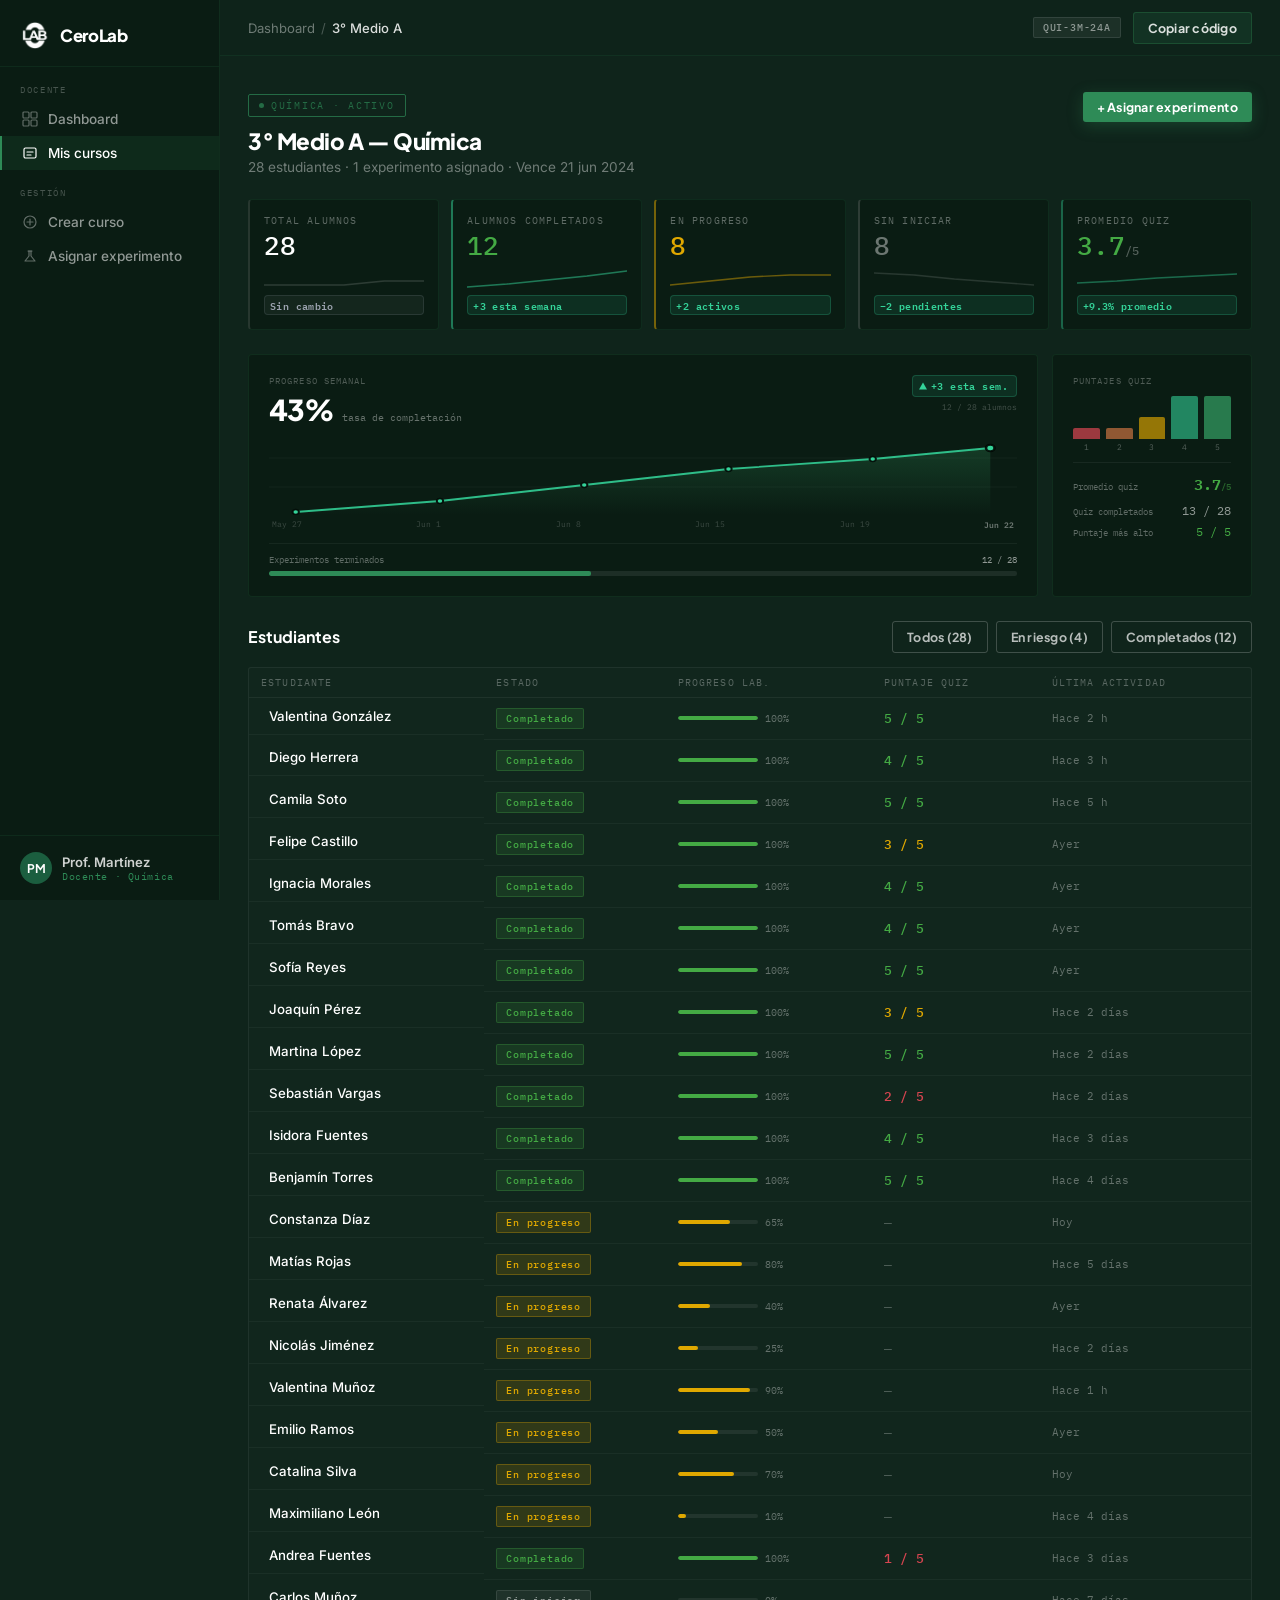
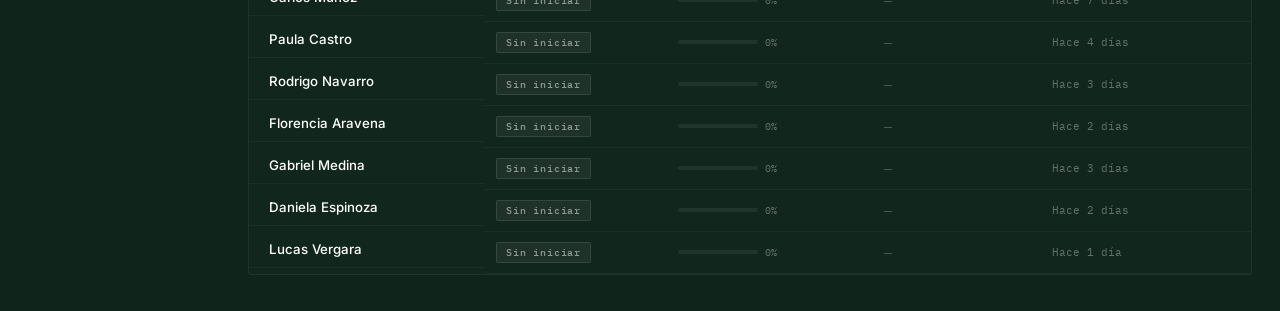
<file: profesor/curso.html>
<!DOCTYPE html>
<html lang="es">
<head>
  <meta charset="UTF-8" />
  <meta name="viewport" content="width=device-width, initial-scale=1.0" />
  <title>3° Medio A — Progreso — CeroLab</title>
  <link rel="stylesheet" href="/shared/styles.css" />
  <style>
    .student-table { width: 100%; border-collapse: collapse; }
    .student-table th { font-family: var(--mono); font-size: 0.6rem; letter-spacing: 0.12em; text-transform: uppercase; color: rgba(255,255,255,0.3); padding: 8px 12px; text-align: left; border-bottom: 1px solid rgba(255,255,255,0.06); font-weight: 400; }
    .student-table td { padding: 10px 12px; border-bottom: 1px solid rgba(255,255,255,0.04); font-size: 0.83rem; vertical-align: middle; }
    .student-table tr:hover td { background: rgba(255,255,255,0.015); }
    .ph-tag { font-family: var(--mono); font-size: 0.65rem; padding: 2px 7px; border-radius: 2px; }
    .status-bar { height: 4px; background: rgba(255,255,255,0.07); border-radius: 2px; width: 80px; overflow: hidden; display: inline-block; }
    .status-fill { height: 100%; border-radius: 2px; }
    .score-cell { font-family: var(--mono); font-size: 0.85rem; font-weight: 500; }
    /* Analytics */
    .curso-analytics-grid { display: grid; grid-template-columns: 1fr 200px; gap: 14px; margin-bottom: 24px; }
    .score-bars { display: flex; align-items: flex-end; gap: 6px; height: 56px; }
    .score-bar-col { flex: 1; display: flex; flex-direction: column; align-items: center; gap: 3px; height: 100%; justify-content: flex-end; }
    .score-bar-fill { width: 100%; border-radius: 2px 2px 0 0; }
    .score-bar-lbl { font-family: var(--mono); font-size: 0.5rem; color: rgba(255,255,255,0.3); }
    .chart-x-labels { display: flex; justify-content: space-between; margin-top: 4px; padding: 0 3px; }
    .chart-x-label { font-family: var(--mono); font-size: 0.51rem; color: rgba(255,255,255,0.2); }
    .chart-x-label.current { color: rgba(255,255,255,0.4); font-weight: 600; }
    /* Enhanced stat cards */
    .stat-card-enhanced { padding: 14px; display: flex; flex-direction: column; gap: 6px; }
    .stat-card-enhanced .stat-label { font-size: 0.62rem; }
    .stat-card-enhanced .stat-value { font-size: 1.6rem; line-height: 1; }
    .stat-sparkline { width: 100%; height: 22px; display: block; margin-top: 2px; }
  </style>
</head>
<body>
<div class="app-shell">

  <!-- SIDEBAR -->
  <aside class="sidebar" aria-label="Navegación docente">
    <a href="/" class="sidebar-logo">
      <img src="/brand_assets/CeroLab PNG.png" alt="CeroLab" />
      <span class="sidebar-logo-text">CeroLab</span>
    </a>
    <span class="sidebar-section-label">Docente</span>
    <a href="/profesor" class="sidebar-link">
      <svg width="16" height="16" viewBox="0 0 16 16" fill="none"><rect x="1" y="1" width="6" height="6" rx="1" stroke="currentColor" stroke-width="1.2"/><rect x="9" y="1" width="6" height="6" rx="1" stroke="currentColor" stroke-width="1.2"/><rect x="1" y="9" width="6" height="6" rx="1" stroke="currentColor" stroke-width="1.2"/><rect x="9" y="9" width="6" height="6" rx="1" stroke="currentColor" stroke-width="1.2"/></svg>
      Dashboard
    </a>
    <a href="/profesor/curso" class="sidebar-link active" aria-current="page">
      <svg width="16" height="16" viewBox="0 0 16 16" fill="none"><rect x="2" y="3" width="12" height="10" rx="1.5" stroke="currentColor" stroke-width="1.2"/><path d="M5 7h6M5 10h4" stroke="currentColor" stroke-width="1.2" stroke-linecap="round"/></svg>
      Mis cursos
    </a>
    <span class="sidebar-section-label">Gestión</span>
    <a href="#" class="sidebar-link">
      <svg width="16" height="16" viewBox="0 0 16 16" fill="none"><circle cx="8" cy="8" r="6" stroke="currentColor" stroke-width="1.2"/><path d="M8 5v6M5 8h6" stroke="currentColor" stroke-width="1.2" stroke-linecap="round"/></svg>
      Crear curso
    </a>
    <a href="#" class="sidebar-link">
      <svg width="16" height="16" viewBox="0 0 16 16" fill="none"><path d="M7 3V8L3 13H13L9 8V3" stroke="currentColor" stroke-width="1.2" stroke-linecap="round" stroke-linejoin="round"/><path d="M6 3H10" stroke="currentColor" stroke-width="1.2" stroke-linecap="round"/></svg>
      Asignar experimento
    </a>
    <div class="sidebar-user">
      <div class="sidebar-avatar">PM</div>
      <div>
        <div class="sidebar-user-name">Prof. Martínez</div>
        <div class="sidebar-user-role">Docente · Química</div>
      </div>
    </div>
  </aside>

  <!-- MAIN -->
  <main class="app-main">
    <div class="topbar">
      <nav class="topbar-breadcrumb" aria-label="Ubicación">
        <a href="/profesor">Dashboard</a>
        <span>/</span>
        <span class="current">3° Medio A</span>
      </nav>
      <div class="topbar-right">
        <span class="chip chip-gray" style="font-family:var(--mono);letter-spacing:0.08em;">QUI-3M-24A</span>
        <button class="btn btn-secondary btn-sm" onclick="navigator.clipboard.writeText('QUI-3M-24A').then(()=>alert('Código copiado'))">Copiar código</button>
      </div>
    </div>

    <div class="page-pad">

      <!-- Course header -->
      <div style="display:flex;align-items:flex-start;justify-content:space-between;flex-wrap:wrap;gap:12px;margin-bottom:24px;">
        <div>
          <span class="section-tag" style="color:var(--science);font-size:0.6rem;">Química · Activo</span>
          <h1 style="font-family:var(--display);font-size:1.4rem;font-weight:800;letter-spacing:-0.02em;color:#fff;margin-top:10px;">3° Medio A — Química</h1>
          <p style="font-size:0.85rem;color:rgba(255,255,255,0.4);margin-top:4px;">28 estudiantes · 1 experimento asignado · Vence 21 jun 2024</p>
        </div>
        <button class="btn btn-primary btn-sm">+ Asignar experimento</button>
      </div>

      <!-- Stats row — enhanced with sparklines -->
      <div style="display:grid;grid-template-columns:repeat(5,1fr);gap:12px;margin-bottom:24px;">

        <div class="card card-dark stat-card-enhanced" style="border-left:2px solid rgba(255,255,255,0.12);">
          <div class="stat-label">Total alumnos</div>
          <div class="stat-value">28</div>
          <svg class="stat-sparkline" viewBox="0 0 60 22" preserveAspectRatio="none" aria-hidden="true">
            <polyline points="0,18 15,18 30,18 45,14 60,14" fill="none" stroke="rgba(255,255,255,0.14)" stroke-width="1.4" stroke-linecap="round"/>
          </svg>
          <span class="badge-delta bd-flat" style="font-size:0.6rem;">Sin cambio</span>
        </div>

        <div class="card card-dark stat-card-enhanced" style="border-left:2px solid rgba(52,211,153,0.5);">
          <div class="stat-label">Alumnos completados</div>
          <div class="stat-value" style="color:var(--neutral);">12</div>
          <svg class="stat-sparkline" viewBox="0 0 60 22" preserveAspectRatio="none" aria-hidden="true">
            <polyline points="0,20 15,17 30,13 45,9 60,4" fill="none" stroke="rgba(52,211,153,0.5)" stroke-width="1.4" stroke-linecap="round"/>
          </svg>
          <span class="badge-delta bd-up" style="font-size:0.6rem;">+3 esta semana</span>
        </div>

        <div class="card card-dark stat-card-enhanced" style="border-left:2px solid rgba(224,168,0,0.5);">
          <div class="stat-label">En progreso</div>
          <div class="stat-value" style="color:var(--warning);">8</div>
          <svg class="stat-sparkline" viewBox="0 0 60 22" preserveAspectRatio="none" aria-hidden="true">
            <polyline points="0,18 15,14 30,10 45,8 60,8" fill="none" stroke="rgba(224,168,0,0.45)" stroke-width="1.4" stroke-linecap="round"/>
          </svg>
          <span class="badge-delta bd-up" style="font-size:0.6rem;">+2 activos</span>
        </div>

        <div class="card card-dark stat-card-enhanced" style="border-left:2px solid rgba(255,255,255,0.15);">
          <div class="stat-label">Sin iniciar</div>
          <div class="stat-value" style="color:rgba(255,255,255,0.4);">8</div>
          <svg class="stat-sparkline" viewBox="0 0 60 22" preserveAspectRatio="none" aria-hidden="true">
            <polyline points="0,6 15,8 30,12 45,15 60,18" fill="none" stroke="rgba(255,255,255,0.12)" stroke-width="1.4" stroke-linecap="round"/>
          </svg>
          <span class="badge-delta bd-up" style="font-size:0.6rem;">−2 pendientes</span>
        </div>

        <div class="card card-dark stat-card-enhanced" style="border-left:2px solid rgba(52,211,153,0.4);">
          <div class="stat-label">Promedio quiz</div>
          <div class="stat-value" style="color:var(--neutral);">3.7<span style="font-size:0.75rem;color:rgba(255,255,255,0.3);">/5</span></div>
          <svg class="stat-sparkline" viewBox="0 0 60 22" preserveAspectRatio="none" aria-hidden="true">
            <polyline points="0,16 15,14 30,11 45,9 60,7" fill="none" stroke="rgba(52,211,153,0.42)" stroke-width="1.4" stroke-linecap="round"/>
          </svg>
          <span class="badge-delta bd-up" style="font-size:0.6rem;">+9.3% promedio</span>
        </div>

      </div>

      <!-- ── Analytics panel: area chart + score distribution ──────── -->
      <div class="curso-analytics-grid">

        <!-- Area chart: weekly completion progress -->
        <div class="card card-dark" style="overflow:hidden;position:relative;">
          <div style="display:flex;align-items:flex-start;justify-content:space-between;gap:12px;margin-bottom:12px;">
            <div>
              <div style="font-family:var(--mono);font-size:0.57rem;letter-spacing:0.12em;color:rgba(255,255,255,0.28);text-transform:uppercase;margin-bottom:4px;">Progreso semanal</div>
              <div style="display:flex;align-items:baseline;gap:8px;">
                <span style="font-family:var(--display);font-size:1.8rem;font-weight:800;color:#fff;letter-spacing:-0.03em;">43%</span>
                <span style="font-family:var(--mono);font-size:0.64rem;color:rgba(255,255,255,0.38);">tasa de completación</span>
              </div>
            </div>
            <div style="display:flex;flex-direction:column;align-items:flex-end;gap:4px;flex-shrink:0;">
              <span class="badge-delta bd-up">
                <svg aria-hidden="true" viewBox="0 0 10 10"><path d="M5 1.5 L9 8.5 L1 8.5Z"/></svg>
                +3 esta sem.
              </span>
              <span style="font-family:var(--mono);font-size:0.53rem;color:rgba(255,255,255,0.24);">12 / 28 alumnos</span>
            </div>
          </div>

          <svg viewBox="0 0 560 76" preserveAspectRatio="none" style="width:100%;height:76px;display:block;" aria-hidden="true">
            <defs>
              <linearGradient id="crsG" x1="0" y1="0" x2="0" y2="1">
                <stop offset="0%" stop-color="#2E8B57" stop-opacity="0.28"/>
                <stop offset="100%" stop-color="#2E8B57" stop-opacity="0"/>
              </linearGradient>
            </defs>
            <line x1="0" y1="19" x2="560" y2="19" stroke="rgba(255,255,255,0.03)" stroke-width="1"/>
            <line x1="0" y1="48" x2="560" y2="48" stroke="rgba(255,255,255,0.03)" stroke-width="1"/>
            <!-- 6 data points: 0→2→5→8→10→12 completed out of 28 (max scale=14) -->
            <path d="M20,73 L128,62 L236,46 L344,30 L452,20 L540,9 L540,76 L20,76 Z" fill="url(#crsG)"/>
            <polyline points="20,73 128,62 236,46 344,30 452,20 540,9" fill="none" stroke="rgba(52,211,153,0.88)" stroke-width="1.8" stroke-linejoin="round" stroke-linecap="round"/>
            <circle cx="20"  cy="73" r="2.4" fill="#34D399" stroke="rgba(2,7,4,0.9)" stroke-width="1.5"/>
            <circle cx="128" cy="62" r="2.4" fill="#34D399" stroke="rgba(2,7,4,0.9)" stroke-width="1.5"/>
            <circle cx="236" cy="46" r="2.4" fill="#34D399" stroke="rgba(2,7,4,0.9)" stroke-width="1.5"/>
            <circle cx="344" cy="30" r="2.4" fill="#34D399" stroke="rgba(2,7,4,0.9)" stroke-width="1.5"/>
            <circle cx="452" cy="20" r="2.4" fill="#34D399" stroke="rgba(2,7,4,0.9)" stroke-width="1.5"/>
            <circle cx="540" cy="9"  r="3.2" fill="#34D399" stroke="rgba(2,7,4,0.9)" stroke-width="2"/>
          </svg>

          <div class="chart-x-labels">
            <span class="chart-x-label">May 27</span>
            <span class="chart-x-label">Jun 1</span>
            <span class="chart-x-label">Jun 8</span>
            <span class="chart-x-label">Jun 15</span>
            <span class="chart-x-label">Jun 19</span>
            <span class="chart-x-label current">Jun 22</span>
          </div>

          <!-- Completion progress bar at bottom -->
          <div style="margin-top:12px;padding-top:10px;border-top:1px solid rgba(255,255,255,0.05);">
            <div style="display:flex;justify-content:space-between;margin-bottom:5px;">
              <span style="font-family:var(--mono);font-size:0.57rem;color:rgba(255,255,255,0.35);">Experimentos terminados</span>
              <span style="font-family:var(--mono);font-size:0.57rem;color:rgba(255,255,255,0.55);">12 / 28</span>
            </div>
            <div class="gauge-bar" style="height:5px;">
              <div class="gauge-fill" style="width:43%;"></div>
            </div>
          </div>
        </div>

        <!-- Score distribution mini chart -->
        <div class="card card-dark" style="display:flex;flex-direction:column;gap:10px;">
          <div style="font-family:var(--mono);font-size:0.56rem;letter-spacing:0.12em;color:rgba(255,255,255,0.28);text-transform:uppercase;">Puntajes quiz</div>

          <!-- Bar chart — scores 1-5 -->
          <div class="score-bars">
            <!-- Score 1: 1 student = 20% of max (5) -->
            <div class="score-bar-col">
              <div class="score-bar-fill" style="height:20%;background:rgba(214,69,80,0.72);" title="1 alumno"></div>
              <span class="score-bar-lbl">1</span>
            </div>
            <!-- Score 2: 1 student = 20% -->
            <div class="score-bar-col">
              <div class="score-bar-fill" style="height:20%;background:rgba(214,120,69,0.66);" title="1 alumno"></div>
              <span class="score-bar-lbl">2</span>
            </div>
            <!-- Score 3: 2 students = 40% -->
            <div class="score-bar-col">
              <div class="score-bar-fill" style="height:40%;background:rgba(224,168,0,0.65);" title="2 alumnos"></div>
              <span class="score-bar-lbl">3</span>
            </div>
            <!-- Score 4: 4 students = 80% -->
            <div class="score-bar-col">
              <div class="score-bar-fill" style="height:80%;background:rgba(52,211,153,0.58);" title="4 alumnos"></div>
              <span class="score-bar-lbl">4</span>
            </div>
            <!-- Score 5: 5 students = 100% -->
            <div class="score-bar-col">
              <div class="score-bar-fill" style="height:100%;background:rgba(46,139,87,0.85);" title="5 alumnos"></div>
              <span class="score-bar-lbl">5</span>
            </div>
          </div>

          <div style="border-top:1px solid rgba(255,255,255,0.06);padding-top:9px;display:flex;flex-direction:column;gap:5px;">
            <div style="display:flex;justify-content:space-between;align-items:baseline;">
              <span style="font-family:var(--mono);font-size:0.58rem;color:rgba(255,255,255,0.35);">Promedio quiz</span>
              <span style="font-family:var(--mono);font-size:0.95rem;font-weight:600;color:var(--neutral);">3.7<span style="font-size:0.57rem;opacity:0.5;">/5</span></span>
            </div>
            <div style="display:flex;justify-content:space-between;align-items:baseline;">
              <span style="font-family:var(--mono);font-size:0.58rem;color:rgba(255,255,255,0.35);">Quiz completados</span>
              <span style="font-family:var(--mono);font-size:0.78rem;color:rgba(255,255,255,0.55);">13 / 28</span>
            </div>
            <div style="display:flex;justify-content:space-between;align-items:baseline;">
              <span style="font-family:var(--mono);font-size:0.58rem;color:rgba(255,255,255,0.35);">Puntaje más alto</span>
              <span style="font-family:var(--mono);font-size:0.78rem;color:var(--neutral);">5 / 5</span>
            </div>
          </div>
        </div>

      </div>

      <!-- Student table -->
      <div>
        <div style="display:flex;align-items:center;justify-content:space-between;margin-bottom:14px;flex-wrap:wrap;gap:8px;">
          <h2 style="font-family:var(--display);font-size:1rem;font-weight:700;color:#fff;">Estudiantes</h2>
          <div style="display:flex;gap:8px;flex-wrap:wrap;">
            <button class="btn btn-ghost btn-sm" onclick="filterStudents('all',this)">Todos (28)</button>
            <button class="btn btn-ghost btn-sm" onclick="filterStudents('risk',this)">En riesgo (4)</button>
            <button class="btn btn-ghost btn-sm" onclick="filterStudents('done',this)">Completados (12)</button>
          </div>
        </div>

        <div style="background:rgba(255,255,255,0.01);border:1px solid rgba(255,255,255,0.06);border-radius:3px;overflow:auto;">
          <table class="student-table" aria-label="Progreso de estudiantes">
            <thead>
              <tr>
                <th>Estudiante</th>
                <th>Estado</th>
                <th>Progreso lab.</th>
                <th>Puntaje quiz</th>
                <th>Última actividad</th>
              </tr>
            </thead>
            <tbody id="student-table-body">
              <!-- filled by JS -->
            </tbody>
          </table>
        </div>
      </div>

    </div>
  </main>
</div>

<script>
const students = [
  { name: 'Valentina González', status: 'completed', progress: 100, score: 5, last: 'Hace 2 h', risk: false },
  { name: 'Diego Herrera',       status: 'completed', progress: 100, score: 4, last: 'Hace 3 h', risk: false },
  { name: 'Camila Soto',         status: 'completed', progress: 100, score: 5, last: 'Hace 5 h', risk: false },
  { name: 'Felipe Castillo',     status: 'completed', progress: 100, score: 3, last: 'Ayer', risk: false },
  { name: 'Ignacia Morales',     status: 'completed', progress: 100, score: 4, last: 'Ayer', risk: false },
  { name: 'Tomás Bravo',         status: 'completed', progress: 100, score: 4, last: 'Ayer', risk: false },
  { name: 'Sofía Reyes',         status: 'completed', progress: 100, score: 5, last: 'Ayer', risk: false },
  { name: 'Joaquín Pérez',       status: 'completed', progress: 100, score: 3, last: 'Hace 2 días', risk: false },
  { name: 'Martina López',       status: 'completed', progress: 100, score: 5, last: 'Hace 2 días', risk: false },
  { name: 'Sebastián Vargas',    status: 'completed', progress: 100, score: 2, last: 'Hace 2 días', risk: true },
  { name: 'Isidora Fuentes',     status: 'completed', progress: 100, score: 4, last: 'Hace 3 días', risk: false },
  { name: 'Benjamín Torres',     status: 'completed', progress: 100, score: 5, last: 'Hace 4 días', risk: false },
  { name: 'Constanza Díaz',      status: 'in-progress', progress: 65, score: null, last: 'Hoy', risk: false },
  { name: 'Matías Rojas',        status: 'in-progress', progress: 80, score: null, last: 'Hace 5 días', risk: true },
  { name: 'Renata Álvarez',      status: 'in-progress', progress: 40, score: null, last: 'Ayer', risk: false },
  { name: 'Nicolás Jiménez',     status: 'in-progress', progress: 25, score: null, last: 'Hace 2 días', risk: false },
  { name: 'Valentina Muñoz',     status: 'in-progress', progress: 90, score: null, last: 'Hace 1 h', risk: false },
  { name: 'Emilio Ramos',        status: 'in-progress', progress: 50, score: null, last: 'Ayer', risk: false },
  { name: 'Catalina Silva',      status: 'in-progress', progress: 70, score: null, last: 'Hoy', risk: false },
  { name: 'Maximiliano León',    status: 'in-progress', progress: 10, score: null, last: 'Hace 4 días', risk: false },
  { name: 'Andrea Fuentes',      status: 'completed',   progress: 100, score: 1, last: 'Hace 3 días', risk: true },
  { name: 'Carlos Muñoz',        status: 'not-started', progress: 0, score: null, last: 'Hace 7 días', risk: true },
  { name: 'Paula Castro',        status: 'not-started', progress: 0, score: null, last: 'Hace 4 días', risk: false },
  { name: 'Rodrigo Navarro',     status: 'not-started', progress: 0, score: null, last: 'Hace 3 días', risk: false },
  { name: 'Florencia Aravena',   status: 'not-started', progress: 0, score: null, last: 'Hace 2 días', risk: false },
  { name: 'Gabriel Medina',      status: 'not-started', progress: 0, score: null, last: 'Hace 3 días', risk: false },
  { name: 'Daniela Espinoza',    status: 'not-started', progress: 0, score: null, last: 'Hace 2 días', risk: false },
  { name: 'Lucas Vergara',       status: 'not-started', progress: 0, score: null, last: 'Hace 1 día', risk: false },
];

const statusLabel = { 'completed': 'Completado', 'in-progress': 'En progreso', 'not-started': 'Sin iniciar' };
const statusChip  = { 'completed': 'chip-green', 'in-progress': 'chip-yellow', 'not-started': 'chip-gray' };
const scoreColor  = s => s === null ? 'rgba(255,255,255,0.25)' : s >= 4 ? 'var(--neutral)' : s >= 3 ? 'var(--warning)' : 'var(--acid)';

function renderTable(filter) {
  const filtered = filter === 'all' ? students : filter === 'risk' ? students.filter(s => s.risk) : students.filter(s => s.status === 'completed');
  const tbody = document.getElementById('student-table-body');
  tbody.innerHTML = filtered.map(s => `
    <tr>
      <td style="color:#fff;font-weight:500;display:flex;align-items:center;gap:8px;">
        ${s.risk ? `<div class="risk-dot" style="background:var(--acid);box-shadow:0 0 5px var(--acid);" title="En riesgo"></div>` : `<div class="risk-dot" style="background:transparent;"></div>`}
        ${s.name}
      </td>
      <td><span class="chip ${statusChip[s.status]}">${statusLabel[s.status]}</span></td>
      <td>
        <div style="display:flex;align-items:center;gap:7px;">
          <div class="status-bar"><div class="status-fill" style="width:${s.progress}%;background:${s.progress === 100 ? 'var(--neutral)' : s.progress > 0 ? 'var(--warning)' : 'rgba(255,255,255,0.15)'};"></div></div>
          <span style="font-family:var(--mono);font-size:0.62rem;color:rgba(255,255,255,0.35);">${s.progress}%</span>
        </div>
      </td>
      <td class="score-cell" style="color:${scoreColor(s.score)};">${s.score !== null ? `${s.score} / 5` : '—'}</td>
      <td style="font-family:var(--mono);font-size:0.68rem;color:rgba(255,255,255,0.35);">${s.last}</td>
    </tr>`).join('');
}

function filterStudents(filter, btn) {
  document.querySelectorAll('.page-pad .btn-ghost').forEach(b => b.classList.remove('btn-secondary'));
  btn.classList.add('btn-secondary');
  renderTable(filter);
}

renderTable('all');
</script>
</body>
</html>
</file>
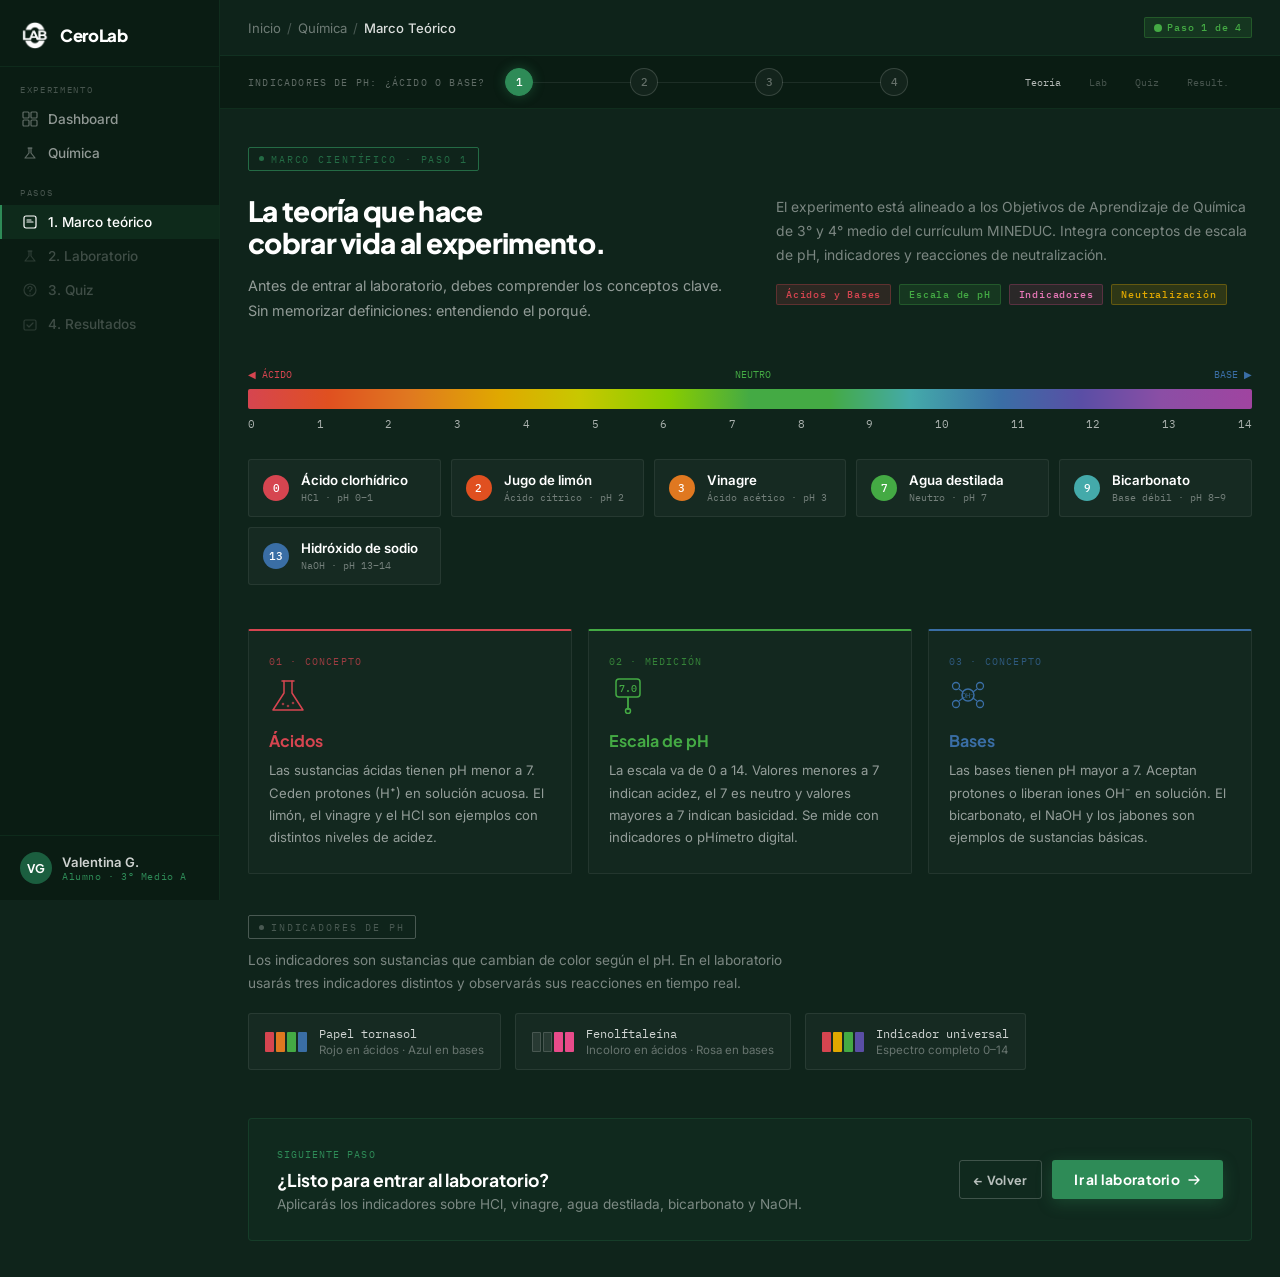
<file: experimento/acido-base/concepto.html>
<!DOCTYPE html>
<html lang="es">
<head>
  <meta charset="UTF-8" />
  <meta name="viewport" content="width=device-width, initial-scale=1.0" />
  <title>Marco Teórico — Indicadores de pH — CeroLab</title>
  <link rel="stylesheet" href="/shared/styles.css" />
  <style>
    .ph-example { background: rgba(255,255,255,0.03); border: 1px solid rgba(255,255,255,0.07); border-radius: 3px; padding: 12px 14px; display: flex; align-items: center; gap: 12px; }
    .ph-dot { width: 26px; height: 26px; border-radius: 50%; display: flex; align-items: center; justify-content: center; font-family: var(--mono); font-size: 0.68rem; font-weight: 500; color: #fff; flex-shrink: 0; }
    .theory-card { background: rgba(255,255,255,0.02); border: 1px solid rgba(255,255,255,0.07); border-top: 2px solid currentColor; border-radius: 2px; padding: 24px 20px; }
    .indicator-chip { display: flex; align-items: center; gap: 12px; background: rgba(255,255,255,0.03); border: 1px solid rgba(255,255,255,0.08); border-radius: 3px; padding: 12px 16px; }
    .indicator-swatch { display: flex; gap: 2px; }
    .indicator-swatch span { display: block; width: 9px; height: 20px; border-radius: 1px; }

    /* Progress header bar */
    .exp-progress-bar {
      background: var(--dark-lab-3); border-bottom: 1px solid rgba(46,139,87,0.15);
      padding: 12px 28px; display: flex; align-items: center; gap: 20px; flex-wrap: wrap;
    }
    .exp-progress-label { font-family: var(--mono); font-size: 0.62rem; letter-spacing: 0.12em; color: rgba(255,255,255,0.35); text-transform: uppercase; }
  </style>
</head>
<body>
<div class="app-shell">

  <!-- SIDEBAR -->
  <aside class="sidebar" aria-label="Navegación alumno">
    <a href="/" class="sidebar-logo">
      <img src="/brand_assets/CeroLab PNG.png" alt="CeroLab" />
      <span class="sidebar-logo-text">CeroLab</span>
    </a>
    <span class="sidebar-section-label">Experimento</span>
    <a href="/alumno" class="sidebar-link">
      <svg width="16" height="16" viewBox="0 0 16 16" fill="none"><rect x="1" y="1" width="6" height="6" rx="1" stroke="currentColor" stroke-width="1.2"/><rect x="9" y="1" width="6" height="6" rx="1" stroke="currentColor" stroke-width="1.2"/><rect x="1" y="9" width="6" height="6" rx="1" stroke="currentColor" stroke-width="1.2"/><rect x="9" y="9" width="6" height="6" rx="1" stroke="currentColor" stroke-width="1.2"/></svg>
      Dashboard
    </a>
    <a href="/alumno/quimica" class="sidebar-link">
      <svg width="16" height="16" viewBox="0 0 16 16" fill="none"><path d="M7 3V8L3 13H13L9 8V3" stroke="currentColor" stroke-width="1.2" stroke-linecap="round" stroke-linejoin="round"/><path d="M6 3H10" stroke="currentColor" stroke-width="1.2" stroke-linecap="round"/></svg>
      Química
    </a>
    <span class="sidebar-section-label">Pasos</span>
    <a href="/experimento/acido-base/concepto" class="sidebar-link active" aria-current="page">
      <svg width="16" height="16" viewBox="0 0 16 16" fill="none"><rect x="2" y="2" width="12" height="12" rx="2" stroke="currentColor" stroke-width="1.2"/><path d="M5 8h6M5 6h4" stroke="currentColor" stroke-width="1.2" stroke-linecap="round"/></svg>
      1. Marco teórico
    </a>
    <a href="/experimento/acido-base" class="sidebar-link" style="opacity:0.4;pointer-events:none;">
      <svg width="16" height="16" viewBox="0 0 16 16" fill="none"><path d="M7 3V8L3 13H13L9 8V3" stroke="currentColor" stroke-width="1.2" stroke-linecap="round" stroke-linejoin="round"/><path d="M6 3H10" stroke="currentColor" stroke-width="1.2" stroke-linecap="round"/></svg>
      2. Laboratorio
    </a>
    <a href="/experimento/acido-base/quiz" class="sidebar-link" style="opacity:0.4;pointer-events:none;">
      <svg width="16" height="16" viewBox="0 0 16 16" fill="none"><circle cx="8" cy="8" r="6" stroke="currentColor" stroke-width="1.2"/><path d="M6 6.5C6 5.4 6.9 4.5 8 4.5s2 .9 2 2c0 1-1 1.5-2 2v1" stroke="currentColor" stroke-width="1.2" stroke-linecap="round"/><circle cx="8" cy="12" r="0.7" fill="currentColor"/></svg>
      3. Quiz
    </a>
    <a href="/experimento/acido-base/resultados" class="sidebar-link" style="opacity:0.4;pointer-events:none;">
      <svg width="16" height="16" viewBox="0 0 16 16" fill="none"><rect x="2" y="4" width="12" height="10" rx="1.5" stroke="currentColor" stroke-width="1.2"/><path d="M5 9l2 2 4-4" stroke="currentColor" stroke-width="1.2" stroke-linecap="round" stroke-linejoin="round"/></svg>
      4. Resultados
    </a>
    <div class="sidebar-user">
      <div class="sidebar-avatar">VG</div>
      <div>
        <div class="sidebar-user-name">Valentina G.</div>
        <div class="sidebar-user-role">Alumno · 3° Medio A</div>
      </div>
    </div>
  </aside>

  <!-- MAIN -->
  <main class="app-main">
    <div class="topbar">
      <nav class="topbar-breadcrumb" aria-label="Ubicación">
        <a href="/alumno">Inicio</a>
        <span>/</span>
        <a href="/alumno/quimica">Química</a>
        <span>/</span>
        <span class="current">Marco Teórico</span>
      </nav>
      <div class="topbar-right">
        <span class="chip chip-green">
          <svg width="8" height="8" viewBox="0 0 8 8" fill="currentColor"><circle cx="4" cy="4" r="4"/></svg>
          Paso 1 de 4
        </span>
      </div>
    </div>

    <!-- Experiment step tracker -->
    <div class="exp-progress-bar">
      <span class="exp-progress-label">Indicadores de pH: ¿Ácido o Base?</span>
      <div class="step-track" style="flex:1;max-width:500px;" aria-label="Progreso del experimento">
        <div class="step-item active">
          <div class="step-dot">1</div>
          <div class="step-line"></div>
        </div>
        <div class="step-item">
          <div class="step-dot">2</div>
          <div class="step-line"></div>
        </div>
        <div class="step-item">
          <div class="step-dot">3</div>
          <div class="step-line"></div>
        </div>
        <div class="step-item">
          <div class="step-dot">4</div>
        </div>
      </div>
      <div style="display:flex;gap:28px;font-family:var(--mono);font-size:0.6rem;color:rgba(255,255,255,0.25);">
        <span style="color:rgba(255,255,255,0.7);">Teoría</span><span>Lab</span><span>Quiz</span><span>Result.</span>
      </div>
    </div>

    <div class="page-pad">

      <span class="section-tag" style="color:var(--science);">Marco Científico · Paso 1</span>

      <div style="display:grid;grid-template-columns:1fr 1fr;gap:52px;align-items:start;margin-top:24px;">
        <div>
          <h1 style="font-family:var(--display);font-size:1.75rem;font-weight:800;letter-spacing:-0.025em;line-height:1.15;color:#fff;">
            La teoría que hace<br/>cobrar vida al experimento.
          </h1>
          <p style="margin-top:14px;font-size:0.9rem;line-height:1.75;color:rgba(255,255,255,0.55);">
            Antes de entrar al laboratorio, debes comprender los conceptos clave. Sin memorizar definiciones: entendiendo el porqué.
          </p>
        </div>
        <div>
          <p style="font-size:0.87rem;line-height:1.75;color:rgba(255,255,255,0.45);">
            El experimento está alineado a los Objetivos de Aprendizaje de Química de 3° y 4° medio del currículum MINEDUC. Integra conceptos de escala de pH, indicadores y reacciones de neutralización.
          </p>
          <div style="display:flex;flex-wrap:wrap;gap:8px;margin-top:16px;">
            <span class="chip chip-red">Ácidos y Bases</span>
            <span class="chip chip-green">Escala de pH</span>
            <span class="chip" style="background:rgba(232,75,138,0.12);color:#e878b8;border:1px solid rgba(232,75,138,0.25);">Indicadores</span>
            <span class="chip chip-yellow">Neutralización</span>
          </div>
        </div>
      </div>

      <!-- pH Scale -->
      <div style="margin:44px 0 28px;">
        <div style="display:flex;justify-content:space-between;margin-bottom:8px;font-family:var(--mono);font-size:0.65rem;">
          <span style="color:var(--acid);">◀ ÁCIDO</span>
          <span style="color:var(--neutral);">NEUTRO</span>
          <span style="color:var(--base-blue);">BASE ▶</span>
        </div>
        <div class="ph-scale-bar"></div>
        <div style="display:flex;justify-content:space-between;margin-top:8px;font-family:var(--mono);font-size:0.7rem;color:rgba(255,255,255,0.65);">
          <span>0</span><span>1</span><span>2</span><span>3</span><span>4</span><span>5</span><span>6</span>
          <span>7</span><span>8</span><span>9</span><span>10</span><span>11</span><span>12</span><span>13</span><span>14</span>
        </div>
      </div>

      <!-- pH Examples -->
      <div style="display:grid;grid-template-columns:repeat(auto-fill,minmax(190px,1fr));gap:10px;margin-bottom:44px;">
        <div class="ph-example"><div class="ph-dot" style="background:#D64550;">0</div><div><div style="font-weight:600;font-size:0.83rem;">Ácido clorhídrico</div><div style="font-family:var(--mono);font-size:0.65rem;color:rgba(255,255,255,0.4);margin-top:2px;">HCl · pH 0–1</div></div></div>
        <div class="ph-example"><div class="ph-dot" style="background:#E05020;">2</div><div><div style="font-weight:600;font-size:0.83rem;">Jugo de limón</div><div style="font-family:var(--mono);font-size:0.65rem;color:rgba(255,255,255,0.4);margin-top:2px;">Ácido cítrico · pH 2</div></div></div>
        <div class="ph-example"><div class="ph-dot" style="background:#E07820;">3</div><div><div style="font-weight:600;font-size:0.83rem;">Vinagre</div><div style="font-family:var(--mono);font-size:0.65rem;color:rgba(255,255,255,0.4);margin-top:2px;">Ácido acético · pH 3</div></div></div>
        <div class="ph-example"><div class="ph-dot" style="background:#44AA44;">7</div><div><div style="font-weight:600;font-size:0.83rem;">Agua destilada</div><div style="font-family:var(--mono);font-size:0.65rem;color:rgba(255,255,255,0.4);margin-top:2px;">Neutro · pH 7</div></div></div>
        <div class="ph-example"><div class="ph-dot" style="background:#44AAAA;">9</div><div><div style="font-weight:600;font-size:0.83rem;">Bicarbonato</div><div style="font-family:var(--mono);font-size:0.65rem;color:rgba(255,255,255,0.4);margin-top:2px;">Base débil · pH 8–9</div></div></div>
        <div class="ph-example"><div class="ph-dot" style="background:#3A6EA5;">13</div><div><div style="font-weight:600;font-size:0.83rem;">Hidróxido de sodio</div><div style="font-family:var(--mono);font-size:0.65rem;color:rgba(255,255,255,0.4);margin-top:2px;">NaOH · pH 13–14</div></div></div>
      </div>

      <!-- Theory cards -->
      <div style="display:grid;grid-template-columns:repeat(3,1fr);gap:16px;margin-bottom:40px;">
        <div class="theory-card" style="color:var(--acid);">
          <div style="font-family:var(--mono);font-size:0.6rem;letter-spacing:0.12em;color:currentColor;opacity:0.7;margin-bottom:8px;">01 · CONCEPTO</div>
          <svg width="38" height="38" viewBox="0 0 38 38" fill="none" style="margin-bottom:12px;" aria-hidden="true">
            <path d="M15 5V17L4 34H34L23 17V5" stroke="#D64550" stroke-width="1.5" stroke-linecap="round" stroke-linejoin="round"/>
            <path d="M13 5H25" stroke="#D64550" stroke-width="1.5" stroke-linecap="round"/>
            <circle cx="14" cy="28" r="1.3" fill="#D64550" opacity="0.7"/>
            <circle cx="19" cy="30" r="1.3" fill="#D64550" opacity="0.7"/>
            <circle cx="24" cy="27" r="1.3" fill="#D64550" opacity="0.7"/>
          </svg>
          <h3 style="font-family:var(--display);font-size:1rem;font-weight:700;margin-bottom:8px;">Ácidos</h3>
          <p style="font-size:0.82rem;line-height:1.7;color:rgba(255,255,255,0.55);">Las sustancias ácidas tienen pH menor a 7. Ceden protones (H⁺) en solución acuosa. El limón, el vinagre y el HCl son ejemplos con distintos niveles de acidez.</p>
        </div>
        <div class="theory-card" style="color:var(--neutral);">
          <div style="font-family:var(--mono);font-size:0.6rem;letter-spacing:0.12em;color:currentColor;opacity:0.7;margin-bottom:8px;">02 · MEDICIÓN</div>
          <svg width="38" height="38" viewBox="0 0 38 38" fill="none" style="margin-bottom:12px;" aria-hidden="true">
            <rect x="7" y="3" width="24" height="18" rx="3" stroke="#44AA44" stroke-width="1.5"/>
            <text x="19" y="16" font-family="IBM Plex Mono" font-size="10" fill="#44AA44" text-anchor="middle" font-weight="500">7.0</text>
            <path d="M19 21 L19 34" stroke="#44AA44" stroke-width="1.8"/>
            <circle cx="19" cy="35" r="2.5" stroke="#44AA44" stroke-width="1.5"/>
          </svg>
          <h3 style="font-family:var(--display);font-size:1rem;font-weight:700;margin-bottom:8px;">Escala de pH</h3>
          <p style="font-size:0.82rem;line-height:1.7;color:rgba(255,255,255,0.55);">La escala va de 0 a 14. Valores menores a 7 indican acidez, el 7 es neutro y valores mayores a 7 indican basicidad. Se mide con indicadores o pHímetro digital.</p>
        </div>
        <div class="theory-card" style="color:var(--base-blue);">
          <div style="font-family:var(--mono);font-size:0.6rem;letter-spacing:0.12em;color:currentColor;opacity:0.7;margin-bottom:8px;">03 · CONCEPTO</div>
          <svg width="38" height="38" viewBox="0 0 38 38" fill="none" style="margin-bottom:12px;" aria-hidden="true">
            <circle cx="19" cy="19" r="6" stroke="#3A6EA5" stroke-width="1.5"/>
            <circle cx="7" cy="10" r="3.5" stroke="#3A6EA5" stroke-width="1.3"/>
            <circle cx="31" cy="10" r="3.5" stroke="#3A6EA5" stroke-width="1.3"/>
            <circle cx="7" cy="28" r="3.5" stroke="#3A6EA5" stroke-width="1.3"/>
            <circle cx="31" cy="28" r="3.5" stroke="#3A6EA5" stroke-width="1.3"/>
            <line x1="10" y1="13" x2="14" y2="16" stroke="#3A6EA5" stroke-width="1.1"/>
            <line x1="28" y1="13" x2="24" y2="16" stroke="#3A6EA5" stroke-width="1.1"/>
            <line x1="10" y1="25" x2="14" y2="22" stroke="#3A6EA5" stroke-width="1.1"/>
            <line x1="28" y1="25" x2="24" y2="22" stroke="#3A6EA5" stroke-width="1.1"/>
            <text x="19" y="22" font-family="IBM Plex Mono" font-size="6.5" fill="#3A6EA5" text-anchor="middle">OH⁻</text>
          </svg>
          <h3 style="font-family:var(--display);font-size:1rem;font-weight:700;margin-bottom:8px;">Bases</h3>
          <p style="font-size:0.82rem;line-height:1.7;color:rgba(255,255,255,0.55);">Las bases tienen pH mayor a 7. Aceptan protones o liberan iones OH⁻ en solución. El bicarbonato, el NaOH y los jabones son ejemplos de sustancias básicas.</p>
        </div>
      </div>

      <!-- Indicators -->
      <div style="margin-bottom:48px;">
        <span class="section-tag" style="color:rgba(255,255,255,0.35);">Indicadores de pH</span>
        <p style="margin-top:10px;font-size:0.85rem;color:rgba(255,255,255,0.45);max-width:580px;line-height:1.7;">
          Los indicadores son sustancias que cambian de color según el pH. En el laboratorio usarás tres indicadores distintos y observarás sus reacciones en tiempo real.
        </p>
        <div style="display:flex;gap:14px;flex-wrap:wrap;margin-top:18px;">
          <div class="indicator-chip">
            <div class="indicator-swatch">
              <span style="background:#D64550;"></span><span style="background:#E07820;"></span>
              <span style="background:#44AA44;"></span><span style="background:#3A6EA5;"></span>
            </div>
            <div>
              <div style="font-family:var(--mono);font-size:0.75rem;color:rgba(255,255,255,0.8);">Papel tornasol</div>
              <div style="font-size:0.72rem;color:rgba(255,255,255,0.35);margin-top:2px;">Rojo en ácidos · Azul en bases</div>
            </div>
          </div>
          <div class="indicator-chip">
            <div class="indicator-swatch">
              <span style="background:rgba(255,255,255,0.08);border:1px solid rgba(255,255,255,0.15);"></span>
              <span style="background:rgba(255,255,255,0.08);border:1px solid rgba(255,255,255,0.15);"></span>
              <span style="background:#E84B8A;"></span><span style="background:#E84B8A;"></span>
            </div>
            <div>
              <div style="font-family:var(--mono);font-size:0.75rem;color:rgba(255,255,255,0.8);">Fenolftaleína</div>
              <div style="font-size:0.72rem;color:rgba(255,255,255,0.35);margin-top:2px;">Incoloro en ácidos · Rosa en bases</div>
            </div>
          </div>
          <div class="indicator-chip">
            <div class="indicator-swatch">
              <span style="background:#D64550;"></span><span style="background:#E0A800;"></span>
              <span style="background:#44AA44;"></span><span style="background:#5A4EA5;"></span>
            </div>
            <div>
              <div style="font-family:var(--mono);font-size:0.75rem;color:rgba(255,255,255,0.8);">Indicador universal</div>
              <div style="font-size:0.72rem;color:rgba(255,255,255,0.35);margin-top:2px;">Espectro completo 0–14</div>
            </div>
          </div>
        </div>
      </div>

      <!-- CTA to lab -->
      <div style="background:rgba(46,139,87,0.06);border:1px solid rgba(46,139,87,0.2);border-radius:4px;padding:28px;display:flex;align-items:center;justify-content:space-between;flex-wrap:wrap;gap:20px;">
        <div>
          <div style="font-family:var(--mono);font-size:0.65rem;letter-spacing:0.1em;color:var(--science);margin-bottom:8px;">SIGUIENTE PASO</div>
          <h3 style="font-family:var(--display);font-size:1.1rem;font-weight:700;color:#fff;">¿Listo para entrar al laboratorio?</h3>
          <p style="font-size:0.85rem;color:rgba(255,255,255,0.45);margin-top:5px;">Aplicarás los indicadores sobre HCl, vinagre, agua destilada, bicarbonato y NaOH.</p>
        </div>
        <div style="display:flex;gap:10px;flex-wrap:wrap;">
          <a href="/alumno/quimica" class="btn btn-ghost btn-sm">← Volver</a>
          <a href="/experimento/acido-base" class="btn btn-primary">
            Ir al laboratorio
            <svg width="14" height="14" viewBox="0 0 14 14" fill="none" aria-hidden="true"><path d="M2 7H12M8 3L12 7L8 11" stroke="currentColor" stroke-width="1.4" stroke-linecap="round" stroke-linejoin="round"/></svg>
          </a>
        </div>
      </div>

    </div>
  </main>
</div>
</body>
</html>
</file>
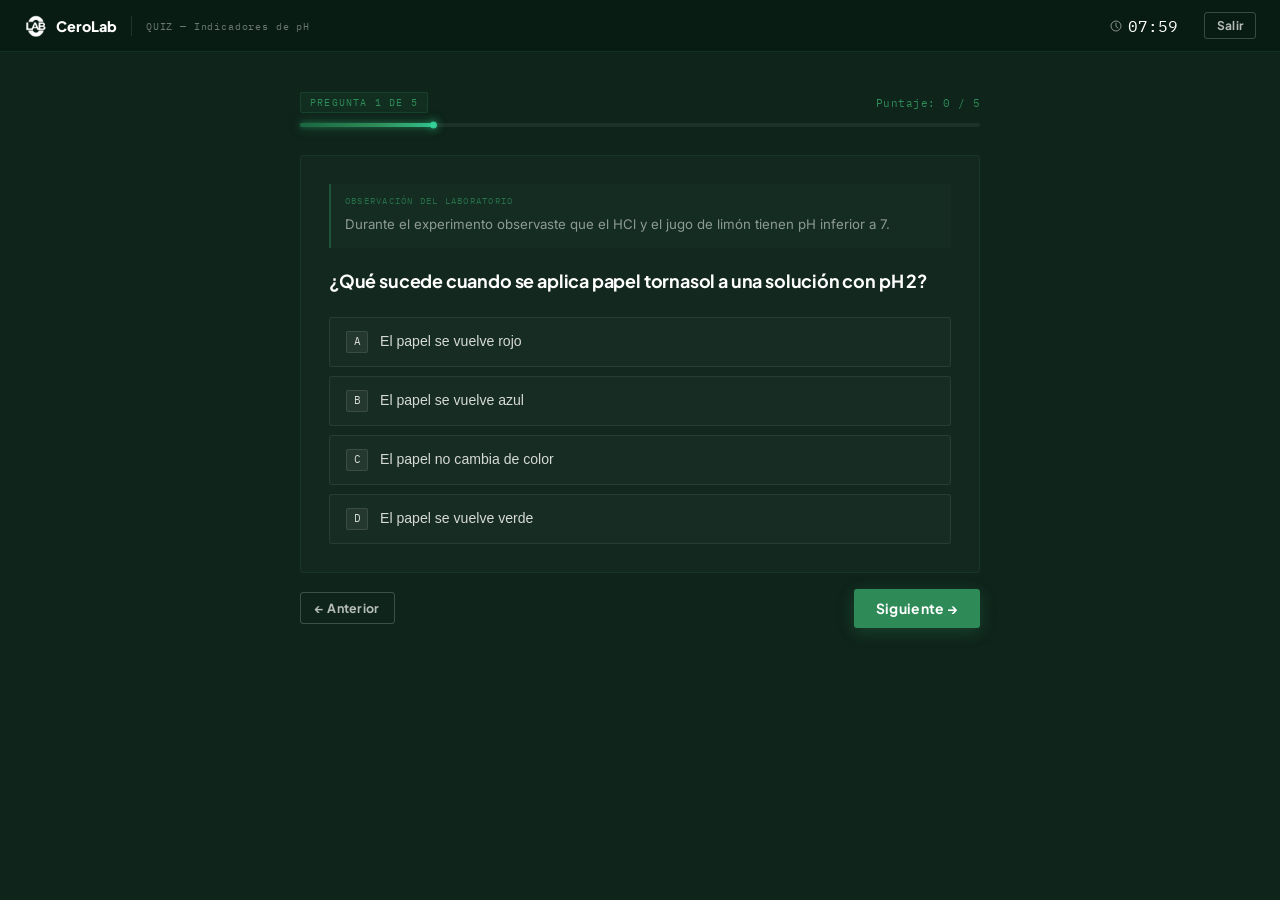
<file: experimento/acido-base/quiz.html>
<!DOCTYPE html>
<html lang="es">
<head>
  <meta charset="UTF-8" />
  <meta name="viewport" content="width=device-width, initial-scale=1.0" />
  <title>Quiz — Indicadores de pH — CeroLab</title>
  <link rel="stylesheet" href="/shared/styles.css" />
  <style>
    /* ── Shell ── */
    .quiz-shell { display: grid; grid-template-rows: 52px 1fr; height: 100vh; }

    /* ── Topbar ── */
    .quiz-topbar { background: rgba(10,28,19,0.98); border-bottom: 1px solid rgba(46,139,87,0.2); display: flex; align-items: center; padding: 0 24px; gap: 14px; }
    .quiz-topbar-logo { display: flex; align-items: center; gap: 8px; text-decoration: none; }
    .quiz-topbar-logo img { height: 24px; }
    .quiz-topbar-logo span { font-family: var(--display); font-size: 0.9rem; font-weight: 800; color: #fff; }
    .quiz-topbar-sep { width: 1px; height: 20px; background: rgba(255,255,255,0.1); }
    .timer-display { font-family: var(--mono); font-size: 0.78rem; color: rgba(255,255,255,0.5); margin-left: auto; display: flex; align-items: center; gap: 6px; }
    .timer-display span { font-size: 1rem; color: #fff; }

    /* ── Body ── */
    .quiz-body { overflow-y: auto; display: flex; justify-content: center; padding: 40px 24px; }
    .quiz-container { width: 100%; max-width: 680px; }

    /* ── Progress ── */
    .quiz-progress { margin-bottom: 28px; }
    .q-header { display: flex; align-items: center; justify-content: space-between; margin-bottom: 10px; }

    /* 4. Badge-style question counter */
    .q-badge {
      font-family: var(--mono); font-size: 0.62rem; letter-spacing: 0.12em;
      color: var(--science); text-transform: uppercase;
      background: rgba(46,139,87,0.1); border: 1px solid rgba(46,139,87,0.22);
      border-radius: 2px; padding: 3px 9px;
    }
    .q-score { font-family: var(--mono); font-size: 0.68rem; color: var(--science); letter-spacing: 0.04em; }

    /* 3. Progress bar with glow + spring easing */
    .progress-bar { height: 4px; background: rgba(255,255,255,0.06); border-radius: 2px; overflow: visible; position: relative; }
    .progress-fill {
      height: 100%;
      background: linear-gradient(90deg, #1a6640, var(--science) 55%, rgba(52,211,153,0.9));
      border-radius: 2px;
      transition: width 0.65s cubic-bezier(0.34, 1.4, 0.64, 1);
      box-shadow: 0 0 12px rgba(46,139,87,0.6), 0 0 5px rgba(52,211,153,0.35);
      position: relative;
    }
    .progress-fill::after {
      content: '';
      position: absolute; right: -1px; top: 50%; transform: translateY(-50%);
      width: 7px; height: 7px; border-radius: 50%;
      background: rgba(52,211,153,0.95);
      box-shadow: 0 0 8px rgba(52,211,153,0.7);
    }

    /* 1. Question transition animations */
    @keyframes questionIn {
      from { opacity: 0; transform: translateX(18px); }
      to   { opacity: 1; transform: translateX(0); }
    }
    @keyframes questionOut {
      from { opacity: 1; transform: translateX(0); }
      to   { opacity: 0; transform: translateX(-14px); }
    }

    /* ── Question card ── */
    .question-card {
      background: rgba(255,255,255,0.02); border: 1px solid rgba(46,139,87,0.15);
      border-radius: 4px; padding: 28px; margin-bottom: 16px;
      animation: questionIn 0.28s cubic-bezier(0.25, 0.46, 0.45, 0.94) both;
    }

    /* 9. Question text — slightly more prominent */
    .q-text {
      font-family: var(--display); font-size: 1.12rem; font-weight: 700;
      color: #fff; line-height: 1.48; margin-bottom: 22px;
      letter-spacing: -0.01em;
    }

    /* 6. Observation card — lab note styling */
    .q-context {
      font-size: 0.83rem; color: rgba(255,255,255,0.52);
      margin-bottom: 20px; padding: 10px 14px 13px;
      background: rgba(46,139,87,0.05);
      border-left: 2px solid rgba(46,139,87,0.42);
      border-radius: 0 3px 3px 0; line-height: 1.65;
    }
    .q-context-label {
      display: block; font-family: var(--mono); font-size: 0.55rem;
      letter-spacing: 0.14em; color: rgba(46,139,87,0.72);
      text-transform: uppercase; margin-bottom: 5px;
    }

    /* ── Options ── */
    .options { display: flex; flex-direction: column; gap: 9px; }

    /* 2. Answer feedback animations */
    @keyframes correctPulse {
      0%   { box-shadow: 0 0 0 0 rgba(68,170,68,0.55), 0 0 18px rgba(68,170,68,0.14); }
      65%  { box-shadow: 0 0 0 10px rgba(68,170,68,0), 0 0 18px rgba(68,170,68,0.14); }
      100% { box-shadow: 0 0 0 0 rgba(68,170,68,0), 0 0 18px rgba(68,170,68,0.14); }
    }
    @keyframes incorrectShake {
      0%,100% { transform: translateX(0); }
      15%     { transform: translateX(-6px); }
      35%     { transform: translateX(5px); }
      55%     { transform: translateX(-4px); }
      75%     { transform: translateX(3px); }
    }
    @keyframes iconPop {
      from { opacity: 0; transform: scale(0.3) rotate(-15deg); }
      to   { opacity: 1; transform: scale(1) rotate(0deg); }
    }

    /* 5. Micro-interactions on option buttons */
    .option-btn {
      display: flex; align-items: center; gap: 12px; padding: 13px 16px;
      background: rgba(255,255,255,0.02); border: 1px solid rgba(255,255,255,0.08);
      border-radius: 3px; cursor: pointer; text-align: left;
      color: rgba(255,255,255,0.82);
      transition: background 0.18s, border-color 0.18s,
                  transform 0.14s cubic-bezier(0.25, 0.46, 0.45, 0.94),
                  box-shadow 0.18s, color 0.2s;
      width: 100%; font-size: 0.88rem; line-height: 1.4;
    }
    .option-btn:hover:not(:disabled) {
      background: rgba(46,139,87,0.08); border-color: rgba(46,139,87,0.3);
      transform: translateY(-1px);
      box-shadow: 0 5px 16px rgba(0,0,0,0.38), 0 0 0 1px rgba(46,139,87,0.1);
      color: #fff;
    }
    .option-btn:active:not(:disabled) {
      transform: translateY(0) scale(0.997);
      box-shadow: 0 1px 6px rgba(0,0,0,0.22);
    }
    .option-btn:focus-visible { outline: 2px solid var(--science); outline-offset: 2px; }
    .option-btn:disabled { cursor: default; }

    /* 7. Answer states — smooth, premium */
    .option-btn.selected {
      background: rgba(46,139,87,0.1); border-color: rgba(46,139,87,0.4);
      color: rgba(255,255,255,0.92);
    }
    .option-btn.correct {
      background: rgba(68,170,68,0.1); border-color: rgba(68,170,68,0.52);
      color: rgba(210,255,210,0.9);
      box-shadow: 0 0 18px rgba(68,170,68,0.14), inset 0 0 28px rgba(68,170,68,0.04);
      animation: correctPulse 0.85s ease-out;
    }
    .option-btn.incorrect {
      background: rgba(214,69,80,0.08); border-color: rgba(214,69,80,0.32);
      color: rgba(255,195,195,0.7);
      box-shadow: 0 0 14px rgba(214,69,80,0.1);
      animation: incorrectShake 0.42s ease-out;
    }
    .option-btn .opt-text { flex: 1; }
    .opt-fb-icon {
      flex-shrink: 0;
      animation: iconPop 0.22s cubic-bezier(0.34, 1.56, 0.64, 1) 0.05s both;
    }
    .opt-fb-icon.correct-icon { color: #5ecc5e; }
    .opt-fb-icon.incorrect-icon { color: rgba(214,80,90,0.9); }

    /* Option key badge */
    .option-key {
      font-family: var(--mono); font-size: 0.68rem; width: 22px; height: 22px;
      border-radius: 2px; background: rgba(255,255,255,0.06);
      border: 1px solid rgba(255,255,255,0.1);
      display: flex; align-items: center; justify-content: center; flex-shrink: 0;
      transition: background 0.18s, border-color 0.18s, color 0.18s;
    }
    .option-btn.correct  .option-key { background: rgba(68,170,68,0.28); border-color: rgba(68,170,68,0.52); color: #7adf7a; }
    .option-btn.incorrect .option-key { background: rgba(214,69,80,0.18); border-color: rgba(214,69,80,0.38); color: rgba(255,130,130,0.9); }

    /* ── Feedback message ── */
    .feedback-msg {
      margin-top: 14px; padding: 10px 16px; border-radius: 3px;
      font-size: 0.83rem; line-height: 1.55; display: none;
    }
    .feedback-msg.show { display: flex; align-items: flex-start; gap: 9px; }
    .feedback-msg.correct  { background: rgba(68,170,68,0.08); border: 1px solid rgba(68,170,68,0.22); color: #7add7a; }
    .feedback-msg.incorrect { background: rgba(214,69,80,0.06); border: 1px solid rgba(214,69,80,0.18); color: rgba(255,255,255,0.6); }
    .feedback-dot { width: 6px; height: 6px; border-radius: 50%; margin-top: 6px; flex-shrink: 0; }
    .feedback-msg.correct .feedback-dot { background: #5ecc5e; }
    .feedback-msg.incorrect .feedback-dot { background: rgba(214,69,80,0.85); }

    /* ── Nav ── */
    .quiz-nav { display: flex; align-items: center; justify-content: space-between; flex-wrap: wrap; gap: 10px; }
  </style>
</head>
<body>
<div class="quiz-shell">
  <header class="quiz-topbar">
    <a href="/" class="quiz-topbar-logo">
      <img src="/brand_assets/CeroLab PNG.png" alt="CeroLab" />
      <span>CeroLab</span>
    </a>
    <div class="quiz-topbar-sep"></div>
    <span style="font-family:var(--mono);font-size:0.65rem;color:rgba(255,255,255,0.4);letter-spacing:0.08em;">QUIZ — Indicadores de pH</span>
    <div class="timer-display">
      <svg width="12" height="12" viewBox="0 0 12 12" fill="none" aria-hidden="true"><circle cx="6" cy="6" r="5" stroke="currentColor" stroke-width="1"/><path d="M6 3v3.5l2 1.5" stroke="currentColor" stroke-width="1" stroke-linecap="round"/></svg>
      <span id="timer">08:00</span>
    </div>
    <a href="/alumno/quimica" class="btn btn-ghost btn-sm" style="font-size:0.75rem;padding:5px 12px;margin-left:12px;">Salir</a>
  </header>

  <div class="quiz-body">
    <div class="quiz-container">
      <div class="quiz-progress">
        <div class="q-header">
          <span class="q-badge" id="q-num">Pregunta 1 de 5</span>
          <span class="q-score" id="q-score">Puntaje: 0 / 5</span>
        </div>
        <div class="progress-bar"><div class="progress-fill" id="progress-fill" style="width:20%"></div></div>
      </div>

      <div id="quiz-area"></div>

      <div class="quiz-nav" id="quiz-nav">
        <button class="btn btn-ghost btn-sm" id="btn-prev" onclick="prevQ()" disabled>← Anterior</button>
        <button class="btn btn-primary" id="btn-next" onclick="nextQ()" disabled>Siguiente →</button>
      </div>
    </div>
  </div>
</div>

<script>
  const questions = [
    {
      q: '¿Qué sucede cuando se aplica papel tornasol a una solución con pH 2?',
      context: 'Durante el experimento observaste que el HCl y el jugo de limón tienen pH inferior a 7.',
      options: ['El papel se vuelve rojo', 'El papel se vuelve azul', 'El papel no cambia de color', 'El papel se vuelve verde'],
      answer: 0,
      feedback: { correct: '¡Correcto! El papel tornasol vira a rojo en soluciones ácidas (pH < 7).', incorrect: 'El papel tornasol se torna rojo en medios ácidos (pH < 7) y azul en medios básicos (pH > 7).' }
    },
    {
      q: '¿Qué indica una solución cuando la fenolftaleína no produce cambio de color?',
      context: 'La fenolftaleína permanece incolora en ambientes de pH inferior a 8.',
      options: ['La solución es neutra o ácida', 'La solución es muy básica', 'La solución tiene pH 14', 'El indicador está defectuoso'],
      answer: 0,
      feedback: { correct: '¡Muy bien! La fenolftaleína permanece incolora cuando el pH es inferior a 8 (medios ácidos o neutros).', incorrect: 'La fenolftaleína es incolora en medios ácidos o neutros y se torna rosada/fucsia en medios básicos (pH > 8).' }
    },
    {
      q: 'En el experimento, ¿qué sustancia presenta el pH más cercano a la neutralidad?',
      context: 'Las sustancias analizadas fueron: HCl (pH 1), Limón (pH 2), Vinagre (pH 3), H₂O destilada (pH 7), Bicarbonato (pH 8.5) y NaOH (pH 13).',
      options: ['Agua destilada (pH 7)', 'Bicarbonato (pH 8.5)', 'Vinagre (pH 3)', 'Limón (pH 2)'],
      answer: 0,
      feedback: { correct: '¡Correcto! El agua destilada tiene pH 7, que es exactamente el valor neutro en la escala.', incorrect: 'El pH neutro es 7. El agua destilada es la sustancia más cercana con un pH exactamente igual a 7.' }
    },
    {
      q: '¿Cuál de las siguientes sustancias es un ácido fuerte según la escala de pH?',
      context: 'Los ácidos fuertes tienen pH muy bajo, cercano a 0, e ionizan completamente en solución.',
      options: ['HCl (Ácido clorhídrico)', 'Vinagre (ácido acético)', 'Bicarbonato de sodio', 'NaOH (hidróxido de sodio)'],
      answer: 0,
      feedback: { correct: '¡Correcto! El HCl es un ácido fuerte con pH aproximadamente 1, que ioniza completamente en solución.', incorrect: 'El HCl (ácido clorhídrico) es el ácido fuerte. El vinagre es un ácido débil, el bicarbonato es una base débil y el NaOH es una base fuerte.' }
    },
    {
      q: '¿Qué color produce el indicador universal en una solución con pH 13?',
      context: 'El indicador universal muestra el espectro completo de colores según el pH: rojo (ácido), verde (neutro), violeta (base fuerte).',
      options: ['Violeta o azul oscuro', 'Rojo brillante', 'Amarillo', 'Verde claro'],
      answer: 0,
      feedback: { correct: '¡Excelente! En medios muy básicos (pH > 11), el indicador universal vira a tonos violeta/azul oscuro.', incorrect: 'El indicador universal muestra tonos violeta o azul oscuro en soluciones muy básicas como el NaOH (pH 13).' }
    }
  ];

  let current = 0, score = 0, answered = [];
  const total = questions.length;

  // SVG icons for answer feedback
  const ICON_CHECK = `<svg class="opt-fb-icon correct-icon" width="16" height="16" viewBox="0 0 24 24" fill="none" stroke="currentColor" stroke-width="2.5" stroke-linecap="round" stroke-linejoin="round"><circle cx="12" cy="12" r="9"/><path d="M8.5 12.5l2.5 2.5 4.5-5"/></svg>`;
  const ICON_X = `<svg class="opt-fb-icon incorrect-icon" width="16" height="16" viewBox="0 0 24 24" fill="none" stroke="currentColor" stroke-width="2.5" stroke-linecap="round" stroke-linejoin="round"><circle cx="12" cy="12" r="9"/><path d="M9 9l6 6M15 9l-6 6"/></svg>`;

  function _buildQuestionHTML(idx) {
    const q = questions[idx];
    const answered_this = answered[idx] !== undefined;

    const optionsHTML = q.options.map((opt, i) => {
      let cls = '';
      let icon = '';
      if (answered_this) {
        if (i === q.answer)        { cls = 'correct';   icon = ICON_CHECK; }
        else if (i === answered[idx]) { cls = 'incorrect'; icon = ICON_X; }
      }
      return `<button class="option-btn ${cls}" onclick="selectOption(${i})" ${answered_this ? 'disabled' : ''} aria-label="Opción ${String.fromCharCode(65+i)}: ${opt}">
        <span class="option-key">${String.fromCharCode(65+i)}</span>
        <span class="opt-text">${opt}</span>
        ${icon}
      </button>`;
    }).join('');

    const feedbackHTML = answered_this ? `
      <div class="feedback-msg show ${answered[idx] === q.answer ? 'correct' : 'incorrect'}">
        <span class="feedback-dot"></span>
        <span>${answered[idx] === q.answer ? q.feedback.correct : q.feedback.incorrect}</span>
      </div>` : '';

    const contextHTML = q.context ? `
      <div class="q-context">
        <span class="q-context-label">Observación del laboratorio</span>
        ${q.context}
      </div>` : '';

    return `
      <div class="question-card">
        ${contextHTML}
        <div class="q-text">${q.q}</div>
        <div class="options" role="group" aria-label="Opciones">${optionsHTML}</div>
        ${feedbackHTML}
      </div>`;
  }

  function _updateNav(idx) {
    const answered_this = answered[idx] !== undefined;
    document.getElementById('q-num').textContent = `Pregunta ${idx+1} de ${total}`;
    document.getElementById('q-score').textContent = `Puntaje: ${score} / ${total}`;
    document.getElementById('progress-fill').style.width = ((idx+1)/total*100) + '%';
    document.getElementById('btn-prev').disabled = idx === 0;
    document.getElementById('btn-next').disabled = !answered_this;
    if (idx === total - 1 && answered_this) {
      document.getElementById('btn-next').textContent = 'Ver resultados →';
      document.getElementById('btn-next').onclick = () => {
        window.location.href = '/experimento/acido-base/resultados?score='+score+'&total='+total;
      };
    } else {
      document.getElementById('btn-next').textContent = 'Siguiente →';
      document.getElementById('btn-next').onclick = nextQ;
    }
  }

  // 1. Question transitions — fade + slide
  function renderQ(idx) {
    const area = document.getElementById('quiz-area');

    function _paint() {
      area.innerHTML = _buildQuestionHTML(idx);
      _updateNav(idx);
    }

    const existingCard = area.querySelector('.question-card');
    if (existingCard) {
      existingCard.style.animation = 'questionOut 0.18s ease forwards';
      setTimeout(_paint, 175);
    } else {
      _paint();
    }
  }

  function selectOption(i) {
    if (answered[current] !== undefined) return;
    answered[current] = i;
    if (i === questions[current].answer) score++;
    renderQ(current);
  }

  function nextQ() {
    if (current < total - 1) { current++; renderQ(current); }
  }
  function prevQ() {
    if (current > 0) { current--; renderQ(current); }
  }

  // Timer
  let seconds = 8 * 60;
  const timer = document.getElementById('timer');
  const tick = setInterval(() => {
    seconds--;
    if (seconds <= 0) {
      clearInterval(tick);
      window.location.href = '/experimento/acido-base/resultados?score='+score+'&total='+total;
      return;
    }
    const m = String(Math.floor(seconds/60)).padStart(2,'0');
    const s = String(seconds%60).padStart(2,'0');
    timer.textContent = `${m}:${s}`;
    if (seconds < 60) timer.style.color = 'var(--acid)';
  }, 1000);

  renderQ(0);
</script>
</body>
</html>
</file>
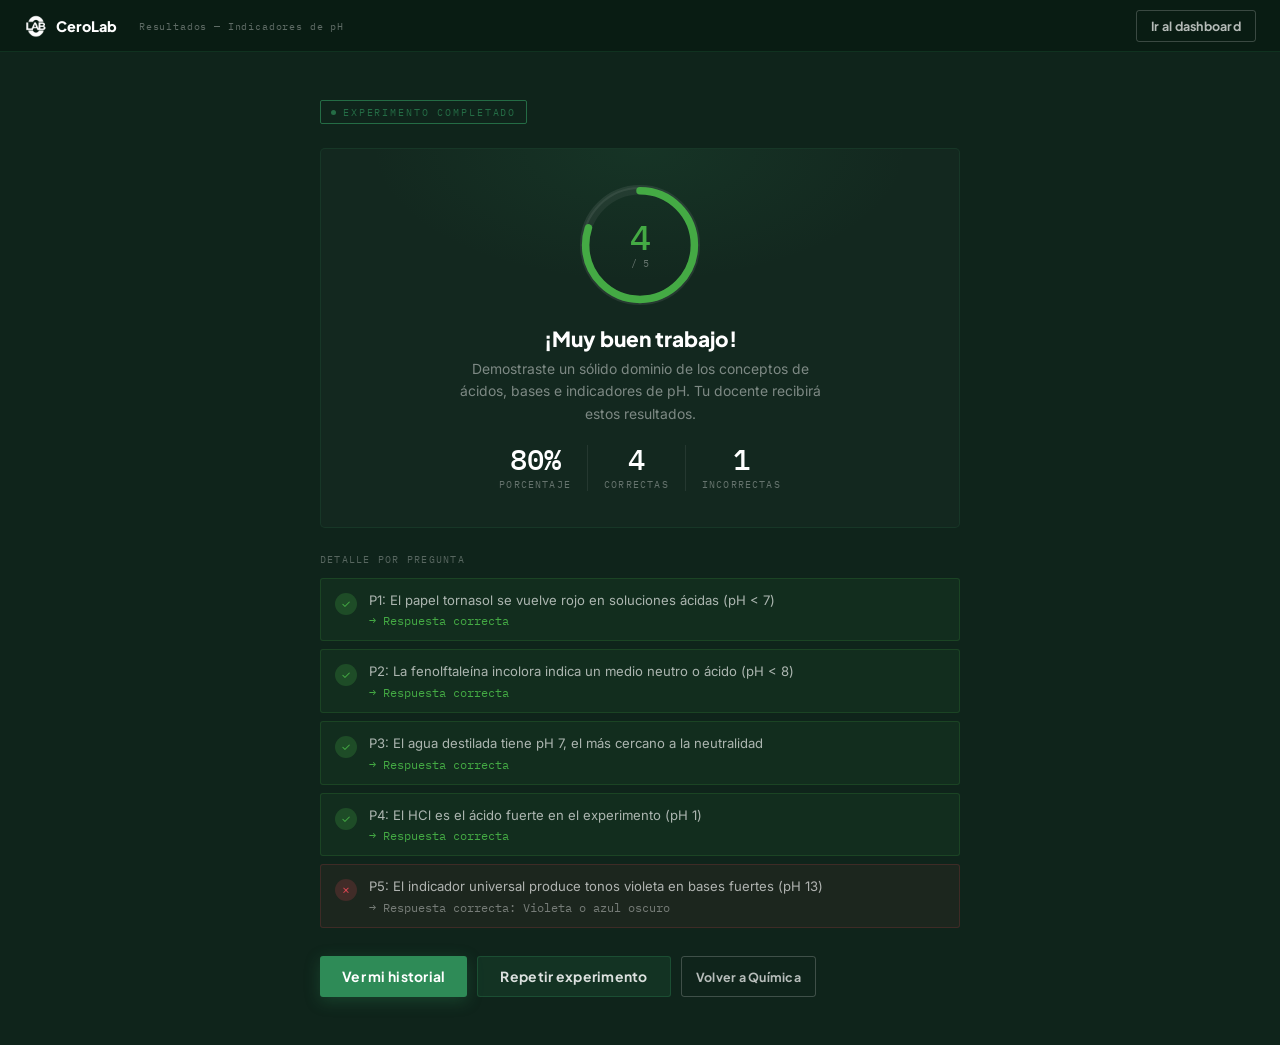
<file: experimento/acido-base/resultados.html>
<!DOCTYPE html>
<html lang="es">
<head>
  <meta charset="UTF-8" />
  <meta name="viewport" content="width=device-width, initial-scale=1.0" />
  <title>Resultados — CeroLab</title>
  <link rel="stylesheet" href="/shared/styles.css" />
  <style>
    body { min-height: 100vh; display: flex; flex-direction: column; }
    .results-topbar { background: rgba(10,28,19,0.98); border-bottom: 1px solid rgba(46,139,87,0.2); padding: 0 24px; height: 52px; display: flex; align-items: center; gap: 14px; flex-shrink: 0; }
    .results-topbar-logo { display: flex; align-items: center; gap: 8px; text-decoration: none; }
    .results-topbar-logo img { height: 24px; }
    .results-topbar-logo span { font-family: var(--display); font-size: 0.9rem; font-weight: 800; color: #fff; }

    .results-body { flex: 1; display: flex; justify-content: center; padding: 48px 24px; overflow-y: auto; }
    .results-container { width: 100%; max-width: 640px; display: flex; flex-direction: column; gap: 24px; }

    .score-card { background: rgba(255,255,255,0.02); border: 1px solid rgba(46,139,87,0.15); border-radius: 5px; padding: 36px; text-align: center; position: relative; overflow: hidden; }
    .score-card::before { content: ''; position: absolute; inset: 0; background: radial-gradient(ellipse 60% 50% at 50% 0%, rgba(46,139,87,0.12) 0%, transparent 70%); pointer-events: none; }
    .score-ring { width: 120px; height: 120px; border-radius: 50%; border: 4px solid rgba(255,255,255,0.08); margin: 0 auto 20px; display: flex; flex-direction: column; align-items: center; justify-content: center; position: relative; }
    .score-ring svg { position: absolute; top: -4px; left: -4px; width: calc(100% + 8px); height: calc(100% + 8px); transform: rotate(-90deg); }
    .score-main { font-family: var(--mono); font-size: 2.2rem; font-weight: 500; line-height: 1; position: relative; }
    .score-denom { font-family: var(--mono); font-size: 0.65rem; color: rgba(255,255,255,0.35); position: relative; }
    .score-label { font-family: var(--display); font-size: 1.3rem; font-weight: 800; color: #fff; margin-bottom: 6px; position: relative; }
    .score-note { font-size: 0.87rem; color: rgba(255,255,255,0.45); position: relative; max-width: 380px; margin: 0 auto; line-height: 1.6; }

    .breakdown-item { display: flex; align-items: flex-start; gap: 12px; padding: 12px 14px; border-radius: 3px; }
    .breakdown-item.correct   { background: rgba(68,170,68,0.07); border: 1px solid rgba(68,170,68,0.18); }
    .breakdown-item.incorrect { background: rgba(214,69,80,0.07); border: 1px solid rgba(214,69,80,0.18); }
    .breakdown-icon { width: 22px; height: 22px; border-radius: 50%; display: flex; align-items: center; justify-content: center; flex-shrink: 0; font-size: 0.7rem; margin-top: 2px; }
    .breakdown-item.correct .breakdown-icon   { background: rgba(68,170,68,0.25); color: var(--neutral); }
    .breakdown-item.incorrect .breakdown-icon { background: rgba(214,69,80,0.2); color: var(--acid); }
    .breakdown-q { font-size: 0.82rem; color: rgba(255,255,255,0.65); line-height: 1.5; }
    .breakdown-a { font-family: var(--mono); font-size: 0.72rem; margin-top: 3px; }
    .breakdown-item.correct .breakdown-a   { color: var(--neutral); }
    .breakdown-item.incorrect .breakdown-a { color: rgba(255,255,255,0.4); }
  </style>
</head>
<body>
  <header class="results-topbar">
    <a href="/" class="results-topbar-logo">
      <img src="/brand_assets/CeroLab PNG.png" alt="CeroLab" />
      <span>CeroLab</span>
    </a>
    <span style="font-family:var(--mono);font-size:0.65rem;color:rgba(255,255,255,0.35);letter-spacing:0.08em;margin-left:8px;">Resultados — Indicadores de pH</span>
    <div style="margin-left:auto;display:flex;gap:8px;">
      <a href="/alumno" class="btn btn-ghost btn-sm">Ir al dashboard</a>
    </div>
  </header>

  <div class="results-body">
    <div class="results-container">

      <span class="section-tag" style="color:var(--science);align-self:flex-start;">Experimento completado</span>

      <!-- Score card -->
      <div class="score-card">
        <div class="score-ring" id="score-ring">
          <svg viewBox="0 0 128 128" fill="none" aria-hidden="true">
            <circle cx="64" cy="64" r="58" stroke="rgba(255,255,255,0.06)" stroke-width="8"/>
            <circle id="score-arc" cx="64" cy="64" r="58" stroke="var(--science)" stroke-width="8" stroke-linecap="round"
              stroke-dasharray="364.4" stroke-dashoffset="364.4" style="transition:stroke-dashoffset 1.2s ease, stroke 0.8s ease;"/>
          </svg>
          <div class="score-main" id="score-display">0</div>
          <div class="score-denom" id="score-denom">/ 5</div>
        </div>
        <div class="score-label" id="score-headline">Calculando...</div>
        <p class="score-note" id="score-note"></p>
        <div style="margin-top:20px;display:flex;gap:16px;justify-content:center;flex-wrap:wrap;position:relative;">
          <div class="stat-block" style="align-items:center;">
            <div class="stat-value" id="stat-pct">—</div>
            <div class="stat-label">Porcentaje</div>
          </div>
          <div style="width:1px;background:rgba(255,255,255,0.08);"></div>
          <div class="stat-block" style="align-items:center;">
            <div class="stat-value" id="stat-correct">—</div>
            <div class="stat-label">Correctas</div>
          </div>
          <div style="width:1px;background:rgba(255,255,255,0.08);"></div>
          <div class="stat-block" style="align-items:center;">
            <div class="stat-value" id="stat-wrong">—</div>
            <div class="stat-label">Incorrectas</div>
          </div>
        </div>
      </div>

      <!-- Breakdown -->
      <div>
        <div style="font-family:var(--mono);font-size:0.65rem;letter-spacing:0.12em;color:rgba(255,255,255,0.3);text-transform:uppercase;margin-bottom:12px;">Detalle por pregunta</div>
        <div style="display:flex;flex-direction:column;gap:8px;" id="breakdown-list">
          <!-- populated by JS -->
        </div>
      </div>

      <!-- Actions -->
      <div style="display:flex;gap:10px;flex-wrap:wrap;padding-top:4px;">
        <a href="/alumno" class="btn btn-primary">Ver mi historial</a>
        <a href="/experimento/acido-base" class="btn btn-secondary">Repetir experimento</a>
        <a href="/alumno/quimica" class="btn btn-ghost btn-sm">Volver a Química</a>
      </div>

    </div>
  </div>

<script>
  const params  = new URLSearchParams(location.search);
  const score   = parseInt(params.get('score') ?? '4');
  const total   = parseInt(params.get('total') ?? '5');
  const pct     = Math.round(score / total * 100);

  const questions = [
    'El papel tornasol se vuelve rojo en soluciones ácidas (pH < 7)',
    'La fenolftaleína incolora indica un medio neutro o ácido (pH < 8)',
    'El agua destilada tiene pH 7, el más cercano a la neutralidad',
    'El HCl es el ácido fuerte en el experimento (pH 1)',
    'El indicador universal produce tonos violeta en bases fuertes (pH 13)'
  ];
  const correct_answers = [
    'El papel se vuelve rojo',
    'La solución es neutra o ácida',
    'Agua destilada (pH 7)',
    'HCl (Ácido clorhídrico)',
    'Violeta o azul oscuro'
  ];

  // Simulate which were correct (assume last `score` questions were right)
  const results = questions.map((q, i) => ({ q, correct: i < score, answer: correct_answers[i] }));

  document.getElementById('score-display').textContent = score;
  document.getElementById('score-denom').textContent = `/ ${total}`;
  document.getElementById('stat-pct').textContent = pct + '%';
  document.getElementById('stat-correct').textContent = score;
  document.getElementById('stat-wrong').textContent = total - score;

  let headline, note, color;
  if (pct >= 80) {
    headline = '¡Muy buen trabajo!'; note = 'Demostraste un sólido dominio de los conceptos de ácidos, bases e indicadores de pH. Tu docente recibirá estos resultados.';
    color = 'var(--neutral)';
  } else if (pct >= 60) {
    headline = 'Buen progreso.'; note = 'Lograste aplicar correctamente la mayoría de los conceptos del experimento. Revisa las preguntas incorrectas para reforzar.';
    color = 'var(--warning)';
  } else {
    headline = 'Sigue practicando.'; note = 'Necesitas repasar los conceptos de ácidos y bases. Puedes repetir el experimento y revisar el marco teórico.';
    color = 'var(--acid)';
  }

  document.getElementById('score-headline').textContent = headline;
  document.getElementById('score-note').textContent = note;

  // Animate arc
  const circumference = 2 * Math.PI * 58;
  const offset = circumference * (1 - score/total);
  setTimeout(() => {
    document.getElementById('score-arc').style.strokeDashoffset = offset;
    document.getElementById('score-arc').style.stroke = color;
  }, 300);
  document.getElementById('score-display').style.color = color;

  // Render breakdown
  const list = document.getElementById('breakdown-list');
  results.forEach((r, i) => {
    const div = document.createElement('div');
    div.className = 'breakdown-item ' + (r.correct ? 'correct' : 'incorrect');
    div.innerHTML = `
      <div class="breakdown-icon">${r.correct ? '✓' : '✗'}</div>
      <div>
        <div class="breakdown-q">P${i+1}: ${r.q}</div>
        <div class="breakdown-a">${r.correct ? '→ Respuesta correcta' : `→ Respuesta correcta: ${r.answer}`}</div>
      </div>`;
    list.appendChild(div);
  });
</script>
</body>
</html>
</file>
<file: shared/styles.css>
/* ── CeroLab Shared Design System ──────────────────────────────── */
@import url('https://fonts.googleapis.com/css2?family=Plus+Jakarta+Sans:wght@400;500;600;700;800&family=Inter:wght@400;500;600&family=IBM+Plex+Mono:wght@400;500&display=swap');

:root {
  --dark-lab:   #0F241B;
  --dark-lab-2: #162d22;
  --dark-lab-3: #0a1c13;
  --forest:     #1B5E3F;
  --science:    #2E8B57;
  --science-lt: #3aa86a;
  --lab-bg:     #E8F3EC;
  --page-bg:    #F7F9F7;
  --acid:       #D64550;
  --phenol:     #E84B8A;
  --neutral:    #44AA44;
  --base-blue:  #3A6EA5;
  --warning:    #E0A800;
  --text:       #1A2421;
  --text-sec:   #5C6B63;
  --mono:  'IBM Plex Mono', monospace;
  --display: 'Plus Jakarta Sans', sans-serif;
  --body:  'Inter', sans-serif;
}

*, *::before, *::after { box-sizing: border-box; margin: 0; padding: 0; }
html { scroll-behavior: smooth; }
body {
  font-family: var(--body);
  background: var(--dark-lab);
  color: #fff;
  overflow-x: hidden;
  min-height: 100vh;
}

/* ── Type helpers ───────────────────────────────────────────────── */
.display { font-family: var(--display); }
.mono    { font-family: var(--mono); }

/* ── App layout ─────────────────────────────────────────────────── */
.app-shell {
  display: grid;
  grid-template-columns: 220px 1fr;
  min-height: 100vh;
}
.app-main { overflow-y: auto; }

/* ── Sidebar nav ────────────────────────────────────────────────── */
.sidebar {
  background: var(--dark-lab-3);
  border-right: 1px solid rgba(46,139,87,0.15);
  display: flex;
  flex-direction: column;
  position: sticky;
  top: 0;
  height: 100vh;
  overflow-y: auto;
}
.sidebar-logo {
  padding: 20px 20px 16px;
  border-bottom: 1px solid rgba(46,139,87,0.12);
  display: flex;
  align-items: center;
  gap: 10px;
  text-decoration: none;
}
.sidebar-logo img { height: 30px; }
.sidebar-logo-text {
  font-family: var(--display);
  font-size: 1.05rem;
  font-weight: 800;
  color: #fff;
  letter-spacing: -0.02em;
}
.sidebar-section-label {
  font-family: var(--mono);
  font-size: 0.58rem;
  letter-spacing: 0.18em;
  text-transform: uppercase;
  color: rgba(255,255,255,0.25);
  padding: 16px 20px 6px;
}
.sidebar-link {
  display: flex;
  align-items: center;
  gap: 10px;
  padding: 9px 20px;
  font-size: 0.85rem;
  font-weight: 500;
  color: rgba(255,255,255,0.55);
  text-decoration: none;
  border-left: 2px solid transparent;
  transition: color 0.15s, background 0.15s, border-color 0.15s;
}
.sidebar-link:hover {
  color: #fff;
  background: rgba(255,255,255,0.04);
}
.sidebar-link.active {
  color: #fff;
  background: rgba(46,139,87,0.12);
  border-left-color: var(--science);
}
.sidebar-link svg { opacity: 0.65; flex-shrink: 0; }
.sidebar-link.active svg { opacity: 1; }
.sidebar-badge {
  margin-left: auto;
  font-family: var(--mono);
  font-size: 0.6rem;
  padding: 2px 7px;
  border-radius: 10px;
  background: var(--science);
  color: #fff;
}
.sidebar-user {
  margin-top: auto;
  padding: 16px 20px;
  border-top: 1px solid rgba(46,139,87,0.12);
  display: flex;
  align-items: center;
  gap: 10px;
}
.sidebar-avatar {
  width: 32px; height: 32px;
  border-radius: 50%;
  background: var(--forest);
  display: flex;
  align-items: center;
  justify-content: center;
  font-family: var(--display);
  font-size: 0.75rem;
  font-weight: 700;
  color: #fff;
  flex-shrink: 0;
}
.sidebar-user-name {
  font-size: 0.82rem;
  font-weight: 600;
  color: rgba(255,255,255,0.8);
}
.sidebar-user-role {
  font-family: var(--mono);
  font-size: 0.6rem;
  color: var(--science);
  letter-spacing: 0.06em;
}

/* ── Top bar (inside pages) ─────────────────────────────────────── */
.topbar {
  height: 56px;
  background: rgba(15,36,27,0.95);
  border-bottom: 1px solid rgba(46,139,87,0.12);
  display: flex;
  align-items: center;
  padding: 0 28px;
  gap: 16px;
  position: sticky;
  top: 0;
  z-index: 10;
}
.topbar-breadcrumb {
  display: flex;
  align-items: center;
  gap: 6px;
  font-size: 0.82rem;
}
.topbar-breadcrumb a {
  color: rgba(255,255,255,0.4);
  text-decoration: none;
  transition: color 0.15s;
}
.topbar-breadcrumb a:hover { color: rgba(255,255,255,0.7); }
.topbar-breadcrumb span { color: rgba(255,255,255,0.25); }
.topbar-breadcrumb .current { color: rgba(255,255,255,0.85); font-weight: 500; }
.topbar-right {
  margin-left: auto;
  display: flex;
  align-items: center;
  gap: 12px;
}

/* ── Buttons ────────────────────────────────────────────────────── */
.btn {
  font-family: var(--display);
  font-weight: 700;
  font-size: 0.87rem;
  letter-spacing: 0.02em;
  padding: 11px 22px;
  border: none;
  border-radius: 3px;
  cursor: pointer;
  text-decoration: none;
  display: inline-flex;
  align-items: center;
  gap: 7px;
  transition: background 0.18s, transform 0.12s, opacity 0.18s;
}
.btn:focus-visible { outline: 2px solid var(--science); outline-offset: 3px; }
.btn:active { transform: translateY(1px); }
.btn-primary { background: var(--science); color: #fff; box-shadow: 0 4px 16px rgba(46,139,87,0.3); }
.btn-primary:hover { background: var(--science-lt); }
.btn-secondary { background: rgba(46,139,87,0.15); color: rgba(255,255,255,0.85); border: 1px solid rgba(46,139,87,0.3); }
.btn-secondary:hover { background: rgba(46,139,87,0.25); }
.btn-ghost { background: transparent; color: rgba(255,255,255,0.7); border: 1px solid rgba(255,255,255,0.2); }
.btn-ghost:hover { background: rgba(255,255,255,0.06); border-color: rgba(255,255,255,0.4); }
.btn-danger { background: var(--acid); color: #fff; }
.btn-danger:hover { background: #e05060; }
.btn-sm { padding: 7px 14px; font-size: 0.78rem; }
.btn-lg { padding: 14px 30px; font-size: 0.95rem; }

/* ── Cards ──────────────────────────────────────────────────────── */
.card {
  background: rgba(255,255,255,0.03);
  border: 1px solid rgba(255,255,255,0.07);
  border-radius: 4px;
  padding: 20px;
}
.card-dark { background: var(--dark-lab-3); border-color: rgba(46,139,87,0.15); }
.card-science { border-color: rgba(46,139,87,0.3); background: rgba(46,139,87,0.06); }

/* ── Section tag ────────────────────────────────────────────────── */
.section-tag {
  font-family: var(--mono);
  font-size: 0.65rem;
  letter-spacing: 0.18em;
  text-transform: uppercase;
  display: inline-flex;
  align-items: center;
  gap: 7px;
  padding: 4px 10px;
  border: 1px solid currentColor;
  border-radius: 2px;
  opacity: 0.7;
}
.section-tag::before {
  content: '';
  display: block;
  width: 5px; height: 5px;
  border-radius: 50%;
  background: currentColor;
}

/* ── Status chips ───────────────────────────────────────────────── */
.chip {
  font-family: var(--mono);
  font-size: 0.62rem;
  letter-spacing: 0.08em;
  padding: 3px 9px;
  border-radius: 2px;
  display: inline-flex;
  align-items: center;
  gap: 5px;
  font-weight: 500;
}
.chip-green  { background: rgba(68,170,68,0.15);  color: var(--neutral);   border: 1px solid rgba(68,170,68,0.3); }
.chip-red    { background: rgba(214,69,80,0.15);   color: var(--acid);      border: 1px solid rgba(214,69,80,0.3); }
.chip-blue   { background: rgba(58,110,165,0.15);  color: #6da0d0;          border: 1px solid rgba(58,110,165,0.3); }
.chip-yellow { background: rgba(224,168,0,0.15);   color: var(--warning);   border: 1px solid rgba(224,168,0,0.3); }
.chip-gray   { background: rgba(255,255,255,0.06); color: rgba(255,255,255,0.5); border: 1px solid rgba(255,255,255,0.1); }

/* ── Progress gauge ─────────────────────────────────────────────── */
.gauge-wrap { display: flex; flex-direction: column; gap: 5px; }
.gauge-label { font-family: var(--mono); font-size: 0.65rem; color: rgba(255,255,255,0.45); letter-spacing: 0.08em; }
.gauge-bar { height: 5px; background: rgba(255,255,255,0.08); border-radius: 2px; overflow: hidden; }
.gauge-fill { height: 100%; border-radius: 2px; background: var(--science); transition: width 0.6s ease; }
.gauge-fill.acid   { background: var(--acid); }
.gauge-fill.warn   { background: var(--warning); }

/* ── pH scale (reusable) ────────────────────────────────────────── */
.ph-scale-bar {
  height: 20px;
  border-radius: 2px;
  background: linear-gradient(90deg,
    #D64550 0%,#E05020 8%,#E07820 16%,#E0A800 25%,#c8c800 33%,
    #88cc00 42%,#44AA44 50%,#44AA44 58%,#44AAAA 66%,
    #3A6EA5 75%,#5A4EA5 83%,#8B4EA5 91%,#A044A0 100%);
  position: relative;
}

/* ── Stat block ─────────────────────────────────────────────────── */
.stat-block {
  display: flex;
  flex-direction: column;
  gap: 4px;
}
.stat-value {
  font-family: var(--mono);
  font-size: 1.8rem;
  font-weight: 500;
  color: #fff;
  line-height: 1;
}
.stat-label {
  font-family: var(--mono);
  font-size: 0.62rem;
  letter-spacing: 0.12em;
  text-transform: uppercase;
  color: rgba(255,255,255,0.35);
}

/* ── Form elements ──────────────────────────────────────────────── */
.form-field { display: flex; flex-direction: column; gap: 6px; }
.form-label { font-family: var(--mono); font-size: 0.68rem; letter-spacing: 0.1em; color: rgba(255,255,255,0.5); text-transform: uppercase; }
.form-input {
  font-family: var(--body);
  font-size: 0.9rem;
  padding: 11px 14px;
  background: rgba(255,255,255,0.04);
  border: 1px solid rgba(46,139,87,0.25);
  border-radius: 3px;
  color: #fff;
  outline: none;
  transition: border-color 0.15s, background 0.15s;
  width: 100%;
}
.form-input::placeholder { color: rgba(255,255,255,0.25); }
.form-input:focus { border-color: var(--science); background: rgba(46,139,87,0.06); }
.form-input:focus-visible { outline: 2px solid var(--science); outline-offset: 2px; }

/* ── Experiment step indicator ──────────────────────────────────── */
.step-track {
  display: flex;
  align-items: center;
  gap: 0;
}
.step-item {
  display: flex;
  align-items: center;
  gap: 0;
  flex: 1;
}
.step-dot {
  width: 28px; height: 28px;
  border-radius: 50%;
  display: flex;
  align-items: center;
  justify-content: center;
  font-family: var(--mono);
  font-size: 0.7rem;
  font-weight: 500;
  flex-shrink: 0;
  border: 1.5px solid rgba(255,255,255,0.15);
  background: rgba(255,255,255,0.04);
  color: rgba(255,255,255,0.35);
  position: relative;
  z-index: 1;
  transition: background 0.2s, border-color 0.2s, color 0.2s;
}
.step-item.done   .step-dot { background: var(--forest); border-color: var(--science); color: #fff; }
.step-item.active .step-dot { background: var(--science); border-color: var(--science); color: #fff; box-shadow: 0 0 12px rgba(46,139,87,0.4); }
.step-line {
  flex: 1;
  height: 1px;
  background: rgba(255,255,255,0.08);
  margin: 0 -1px;
}
.step-item.done ~ .step-item .step-line { background: rgba(46,139,87,0.3); }
.step-label {
  font-family: var(--mono);
  font-size: 0.6rem;
  color: rgba(255,255,255,0.3);
  text-align: center;
  margin-top: 5px;
  letter-spacing: 0.05em;
}
.step-item.active .step-label { color: rgba(255,255,255,0.7); }
.step-item.done   .step-label { color: var(--science); }

/* ── Animations ─────────────────────────────────────────────────── */
@keyframes bubble-rise {
  0%   { transform: translateY(0) scale(1); opacity: 0.5; }
  100% { transform: translateY(-80px) scale(1.3); opacity: 0; }
}
@keyframes gentle-float {
  0%, 100% { transform: translateY(0); }
  50%       { transform: translateY(-7px); }
}
@keyframes fade-up {
  from { opacity: 0; transform: translateY(16px); }
  to   { opacity: 1; transform: translateY(0); }
}
@keyframes glow-pulse {
  0%, 100% { box-shadow: 0 0 8px currentColor; }
  50%       { box-shadow: 0 0 20px currentColor; }
}
@keyframes spin { to { transform: rotate(360deg); } }

.anim-float    { animation: gentle-float 4s ease-in-out infinite; }
.anim-fade-up  { animation: fade-up 0.6s ease both; }
.anim-glow     { animation: glow-pulse 2.5s ease-in-out infinite; }

.bubble {
  animation: bubble-rise linear infinite;
}
.b1 { animation-duration: 2.6s; animation-delay: 0s; }
.b2 { animation-duration: 3.2s; animation-delay: 0.7s; }
.b3 { animation-duration: 2.0s; animation-delay: 1.4s; }
.b4 { animation-duration: 3.8s; animation-delay: 0.3s; }

@media (prefers-reduced-motion: reduce) {
  *, *::before, *::after { animation-duration: 0.01ms !important; transition-duration: 0.01ms !important; }
}

/* ── Utility ────────────────────────────────────────────────────── */
.container { max-width: 1160px; margin: 0 auto; padding: 0 24px; }
.page-pad  { padding: 36px 28px; }

.divider {
  height: 1px;
  background: rgba(46,139,87,0.12);
  border: none;
  margin: 0;
}
.glow-line-top::before {
  content: '';
  display: block;
  position: absolute;
  top: 0; left: 0; right: 0;
  height: 1px;
  background: linear-gradient(90deg, transparent, var(--science), transparent);
}

/* ── Badge Delta — educational metric badges ─────────────────────── */
/* Ported from badge-delta.tsx (21st.dev / Tremor UI).               */
/* Used on dashboard stat cards to visualise week-over-week deltas.  */
/* Plain HTML/CSS/JS port — no React, no class-variance-authority.   */

.badge-delta {
  display: inline-flex;
  align-items: center;
  gap: 3px;
  font-family: var(--mono);
  font-size: 0.65rem;
  font-weight: 600;
  letter-spacing: 0.04em;
  padding: 2px 8px 2px 5px;
  border-radius: 4px;
  white-space: nowrap;
  line-height: 1.5;
  vertical-align: middle;
  user-select: none;
}
.badge-delta svg {
  flex-shrink: 0;
  width: 10px;
  height: 10px;
  fill: currentColor;
}

/* bd-up: positive progress — completions, score improvements */
.badge-delta.bd-up {
  background: rgba(52, 211, 153, 0.11);
  color: #34d399;
  border: 1px solid rgba(52, 211, 153, 0.22);
}
/* bd-down: negative progress — score drop, fewer completions */
.badge-delta.bd-down {
  background: rgba(248, 113, 113, 0.11);
  color: #f87171;
  border: 1px solid rgba(248, 113, 113, 0.22);
}
/* bd-risk: risk / at-risk students — always orange regardless of direction */
.badge-delta.bd-risk {
  background: rgba(251, 146, 60, 0.11);
  color: #fb923c;
  border: 1px solid rgba(251, 146, 60, 0.22);
}
/* bd-flat: neutral / no change / not enough data */
.badge-delta.bd-flat {
  background: rgba(156, 163, 175, 0.07);
  color: #9ca3af;
  border: 1px solid rgba(156, 163, 175, 0.16);
}

/* ── Responsive ─────────────────────────────────────────────────── */
@media (max-width: 860px) {
  .app-shell { grid-template-columns: 1fr; }
  .sidebar { display: none; }
}
</file>
